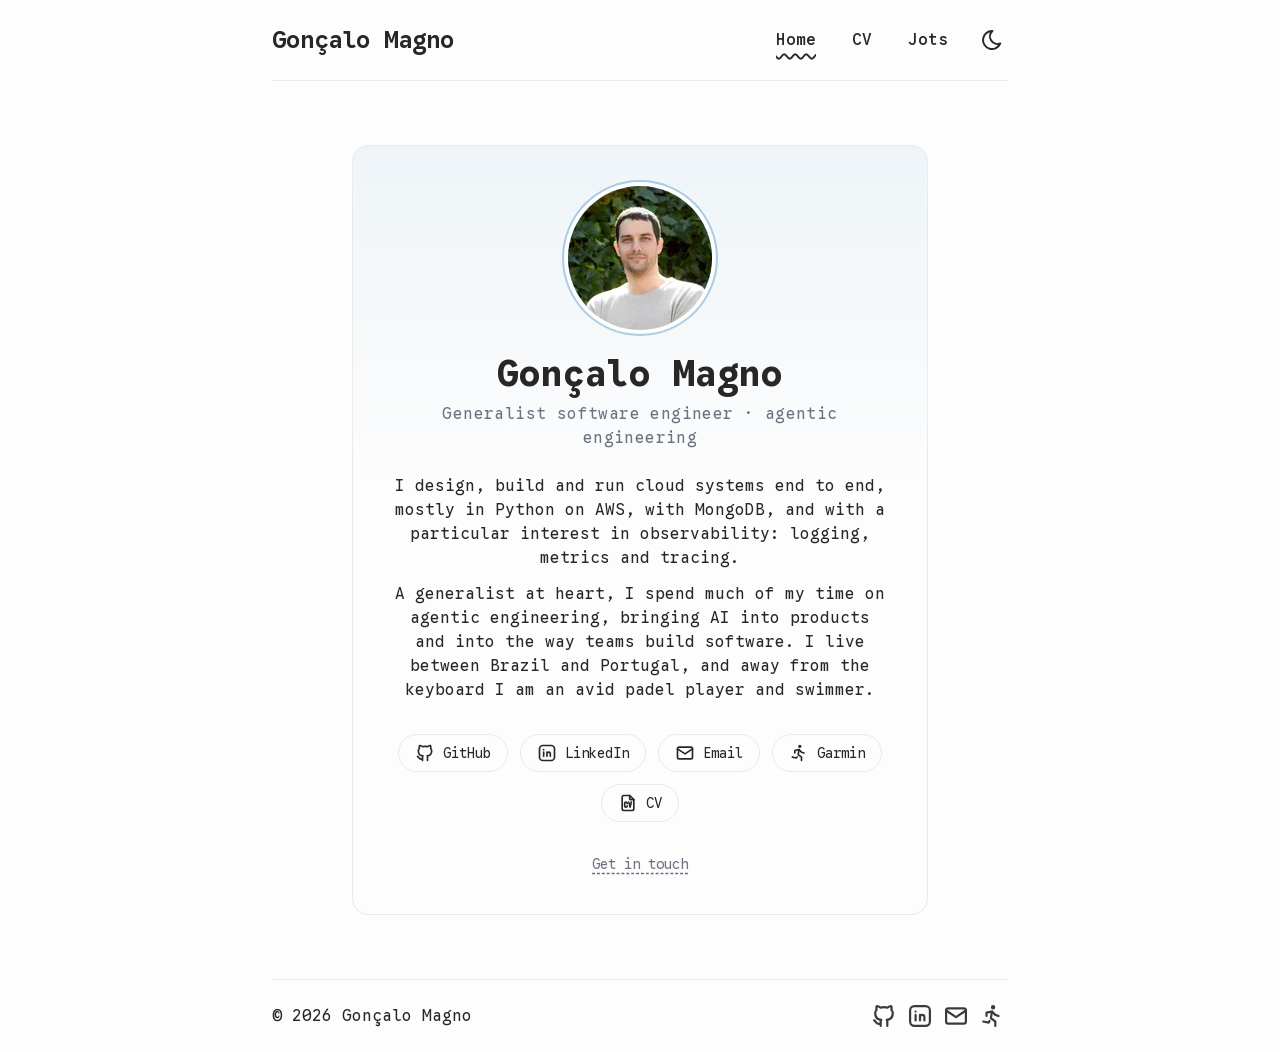
<file: index.html>
<!DOCTYPE html><html dir="ltr" lang="en" class="overflow-y-scroll scroll-smooth"> <head><meta charset="UTF-8"><meta name="viewport" content="width=device-width, initial-scale=1"><link rel="icon" href="/favicon.ico" sizes="any"><link rel="icon" type="image/png" sizes="32x32" href="/favicon-32x32.png"><link rel="icon" type="image/png" sizes="16x16" href="/favicon-16x16.png"><link rel="apple-touch-icon" href="/apple-touch-icon.png"><link rel="canonical" href="https://gmagno.dev/"><meta name="generator" content="Astro v6.4.8"><!-- Font --><style>@font-face{font-family:"Google Sans Code-5ae7b750321b82c0";src:url("/_astro/fonts/635516ef85c6f17e.woff2") format("woff2"), url("/_astro/fonts/58ebb83dea46c05d.woff") format("woff");font-display:swap;unicode-range:U+0000-00FF,U+0131,U+0152-0153,U+02BB-02BC,U+02C6,U+02DA,U+02DC,U+0304,U+0308,U+0329,U+2000-206F,U+20AC,U+2122,U+2191,U+2193,U+2212,U+2215,U+FEFF,U+FFFD;font-weight:300;font-style:normal;}@font-face{font-family:"Google Sans Code-5ae7b750321b82c0";src:url("/_astro/fonts/14a7d89c317d8e69.woff2") format("woff2"), url("/_astro/fonts/700593f7aaf9e3dd.woff") format("woff");font-display:swap;unicode-range:U+0000-00FF,U+0131,U+0152-0153,U+02BB-02BC,U+02C6,U+02DA,U+02DC,U+0304,U+0308,U+0329,U+2000-206F,U+20AC,U+2122,U+2191,U+2193,U+2212,U+2215,U+FEFF,U+FFFD;font-weight:300;font-style:italic;}@font-face{font-family:"Google Sans Code-5ae7b750321b82c0";src:url("/_astro/fonts/8b1b619d98af7dc9.woff2") format("woff2"), url("/_astro/fonts/482426bf1d2889c4.woff") format("woff");font-display:swap;unicode-range:U+0000-00FF,U+0131,U+0152-0153,U+02BB-02BC,U+02C6,U+02DA,U+02DC,U+0304,U+0308,U+0329,U+2000-206F,U+20AC,U+2122,U+2191,U+2193,U+2212,U+2215,U+FEFF,U+FFFD;font-weight:400;font-style:normal;}@font-face{font-family:"Google Sans Code-5ae7b750321b82c0";src:url("/_astro/fonts/5dd407fc4d42f2dc.woff2") format("woff2"), url("/_astro/fonts/a7e61dad64f00024.woff") format("woff");font-display:swap;unicode-range:U+0000-00FF,U+0131,U+0152-0153,U+02BB-02BC,U+02C6,U+02DA,U+02DC,U+0304,U+0308,U+0329,U+2000-206F,U+20AC,U+2122,U+2191,U+2193,U+2212,U+2215,U+FEFF,U+FFFD;font-weight:400;font-style:italic;}@font-face{font-family:"Google Sans Code-5ae7b750321b82c0";src:url("/_astro/fonts/7ddfa72deb3c5c2f.woff2") format("woff2"), url("/_astro/fonts/2614d6fb2beaff9d.woff") format("woff");font-display:swap;unicode-range:U+0000-00FF,U+0131,U+0152-0153,U+02BB-02BC,U+02C6,U+02DA,U+02DC,U+0304,U+0308,U+0329,U+2000-206F,U+20AC,U+2122,U+2191,U+2193,U+2212,U+2215,U+FEFF,U+FFFD;font-weight:500;font-style:normal;}@font-face{font-family:"Google Sans Code-5ae7b750321b82c0";src:url("/_astro/fonts/a455c5f7165cbf06.woff2") format("woff2"), url("/_astro/fonts/d64181f5eb9faff7.woff") format("woff");font-display:swap;unicode-range:U+0000-00FF,U+0131,U+0152-0153,U+02BB-02BC,U+02C6,U+02DA,U+02DC,U+0304,U+0308,U+0329,U+2000-206F,U+20AC,U+2122,U+2191,U+2193,U+2212,U+2215,U+FEFF,U+FFFD;font-weight:500;font-style:italic;}@font-face{font-family:"Google Sans Code-5ae7b750321b82c0";src:url("/_astro/fonts/1a762c413331635c.woff2") format("woff2"), url("/_astro/fonts/cf6b5b7e1761fca4.woff") format("woff");font-display:swap;unicode-range:U+0000-00FF,U+0131,U+0152-0153,U+02BB-02BC,U+02C6,U+02DA,U+02DC,U+0304,U+0308,U+0329,U+2000-206F,U+20AC,U+2122,U+2191,U+2193,U+2212,U+2215,U+FEFF,U+FFFD;font-weight:600;font-style:normal;}@font-face{font-family:"Google Sans Code-5ae7b750321b82c0";src:url("/_astro/fonts/14f3ad2a1d07ebdf.woff2") format("woff2"), url("/_astro/fonts/8ac43efa87c5e55a.woff") format("woff");font-display:swap;unicode-range:U+0000-00FF,U+0131,U+0152-0153,U+02BB-02BC,U+02C6,U+02DA,U+02DC,U+0304,U+0308,U+0329,U+2000-206F,U+20AC,U+2122,U+2191,U+2193,U+2212,U+2215,U+FEFF,U+FFFD;font-weight:600;font-style:italic;}@font-face{font-family:"Google Sans Code-5ae7b750321b82c0";src:url("/_astro/fonts/8223fbc760d10cea.woff2") format("woff2"), url("/_astro/fonts/1dc24438d5c59ba8.woff") format("woff");font-display:swap;unicode-range:U+0000-00FF,U+0131,U+0152-0153,U+02BB-02BC,U+02C6,U+02DA,U+02DC,U+0304,U+0308,U+0329,U+2000-206F,U+20AC,U+2122,U+2191,U+2193,U+2212,U+2215,U+FEFF,U+FFFD;font-weight:700;font-style:normal;}@font-face{font-family:"Google Sans Code-5ae7b750321b82c0";src:url("/_astro/fonts/36782f3f7df93843.woff2") format("woff2"), url("/_astro/fonts/a2fca12ade8135c9.woff") format("woff");font-display:swap;unicode-range:U+0000-00FF,U+0131,U+0152-0153,U+02BB-02BC,U+02C6,U+02DA,U+02DC,U+0304,U+0308,U+0329,U+2000-206F,U+20AC,U+2122,U+2191,U+2193,U+2212,U+2215,U+FEFF,U+FFFD;font-weight:700;font-style:italic;}@font-face{font-family:"Google Sans Code-5ae7b750321b82c0 fallback: Courier New";src:local("Courier New");font-display:swap;font-weight:300;font-style:normal;size-adjust:99.9837%;ascent-override:96.6157%;descent-override:28.6047%;}@font-face{font-family:"Google Sans Code-5ae7b750321b82c0 fallback: Courier New";src:local("Courier New");font-display:swap;font-weight:300;font-style:italic;size-adjust:99.9837%;ascent-override:96.6157%;descent-override:28.6047%;}@font-face{font-family:"Google Sans Code-5ae7b750321b82c0 fallback: Courier New";src:local("Courier New");font-display:swap;font-weight:400;font-style:normal;size-adjust:99.9837%;ascent-override:96.6157%;descent-override:28.6047%;}@font-face{font-family:"Google Sans Code-5ae7b750321b82c0 fallback: Courier New";src:local("Courier New");font-display:swap;font-weight:400;font-style:italic;size-adjust:99.9837%;ascent-override:96.6157%;descent-override:28.6047%;}@font-face{font-family:"Google Sans Code-5ae7b750321b82c0 fallback: Courier New";src:local("Courier New");font-display:swap;font-weight:500;font-style:normal;size-adjust:99.9837%;ascent-override:96.6157%;descent-override:28.6047%;}@font-face{font-family:"Google Sans Code-5ae7b750321b82c0 fallback: Courier New";src:local("Courier New");font-display:swap;font-weight:500;font-style:italic;size-adjust:99.9837%;ascent-override:96.6157%;descent-override:28.6047%;}@font-face{font-family:"Google Sans Code-5ae7b750321b82c0 fallback: Courier New";src:local("Courier New");font-display:swap;font-weight:600;font-style:normal;size-adjust:99.9837%;ascent-override:96.6157%;descent-override:28.6047%;}@font-face{font-family:"Google Sans Code-5ae7b750321b82c0 fallback: Courier New";src:local("Courier New");font-display:swap;font-weight:600;font-style:italic;size-adjust:99.9837%;ascent-override:96.6157%;descent-override:28.6047%;}@font-face{font-family:"Google Sans Code-5ae7b750321b82c0 fallback: Courier New";src:local("Courier New");font-display:swap;font-weight:700;font-style:normal;size-adjust:99.9837%;ascent-override:96.6157%;descent-override:28.6047%;}@font-face{font-family:"Google Sans Code-5ae7b750321b82c0 fallback: Courier New";src:local("Courier New");font-display:swap;font-weight:700;font-style:italic;size-adjust:99.9837%;ascent-override:96.6157%;descent-override:28.6047%;}:root{--font-google-sans-code:"Google Sans Code-5ae7b750321b82c0","Google Sans Code-5ae7b750321b82c0 fallback: Courier New",monospace;}</style><link rel="preload" href="/_astro/fonts/8b1b619d98af7dc9.woff2" as="font" type="font/woff2" crossorigin><!-- Primary meta --><title>Gonçalo Magno</title><meta name="title" content="Gonçalo Magno"><meta name="description" content="Generalist software engineer: observability, Python, AWS, MongoDB and agentic engineering."><meta name="author" content="Gonçalo Magno"><link rel="sitemap" href="/sitemap-index.xml"><!-- Open Graph --><meta property="og:type" content="website"><meta property="og:site_name" content="Gonçalo Magno"><meta property="og:title" content="Gonçalo Magno"><meta property="og:description" content="Generalist software engineer: observability, Python, AWS, MongoDB and agentic engineering."><meta property="og:url" content="https://gmagno.dev/"><meta property="og:image" content="https://gmagno.dev/og.png"><!-- Twitter / X --><meta property="twitter:card" content="summary_large_image"><meta property="twitter:url" content="https://gmagno.dev/"><meta property="twitter:title" content="Gonçalo Magno"><meta property="twitter:description" content="Generalist software engineer: observability, Python, AWS, MongoDB and agentic engineering."><meta property="twitter:image" content="https://gmagno.dev/og.png"><!-- RSS autodiscovery --><link rel="alternate" type="application/rss+xml" title="Gonçalo Magno" href="https://gmagno.dev/rss.xml"><!-- Filled at runtime by theme.ts to match the current background colour --><meta name="theme-color" content=""><!-- Extra head content injected by child layouts (e.g. JSON-LD, article meta) --><!--
      Inline FOUC-prevention script: sets data-theme on <html> before
      the browser paints. Runs synchronously, no defer/async.
    --><script>
      (function () {
        const stored = localStorage.getItem("theme");
        const prefersDark = window.matchMedia(
          "(prefers-color-scheme: dark)"
        ).matches;
        const theme = stored ?? (prefersDark ? "dark" : "light");
        const root = document.firstElementChild;
        root?.setAttribute("data-theme", theme);
        root?.classList.toggle("dark", theme === "dark");
        // Expose value so theme.ts can skip re-detection.
        window.__theme = { value: theme };
      })();
    </script><meta name="astro-view-transitions-enabled" content="true"><meta name="astro-view-transitions-fallback" content="animate"><script type="module" src="/_astro/ClientRouter.astro_astro_type_script_index_0_lang.CAqDO0tx.js"></script><script async src="https://www.googletagmanager.com/gtag/js?id=G-JBZ15QNYH9"></script><script>window.dataLayer=window.dataLayer||[];function gtag(){dataLayer.push(arguments);}gtag("js",new Date());gtag("config","G-JBZ15QNYH9",{send_page_view:false});document.addEventListener("astro:page-load",function(){gtag("event","page_view",{page_location:location.href,page_title:document.title});});</script><link rel="stylesheet" href="/_astro/Footer.wb6rhVLH.css"><style>.profile-card[data-astro-cid-j7pv25f6]{background:linear-gradient(to bottom,color-mix(in srgb,var(--accent) 6%,transparent),transparent 45%)}
</style></head> <body class="bg-background font-app text-foreground selection:bg-accent/75 selection:text-accent-foreground flex min-h-svh flex-col">  <a id="skip-to-content" href="#main-content" class="bg-background text-accent absolute inset-s-16 -top-full z-50 px-3 py-2 backdrop-blur-lg transition-all focus:top-4"> Skip to content </a> <header class="app-layout flex flex-col items-center justify-between sm:flex-row"> <div class="border-border bg-background relative flex w-full items-baseline justify-between border-b py-4 sm:items-center sm:py-6"> <a href="/" class="absolute py-1 text-xl leading-8 font-semibold whitespace-nowrap sm:static sm:my-auto sm:text-2xl sm:leading-none"> Gonçalo Magno </a> <nav id="nav-menu" class="flex w-full flex-col items-center sm:ms-2 sm:flex-row sm:justify-end sm:space-x-4 sm:py-0"> <button id="menu-btn" class="focus-outline self-end p-2 sm:hidden" aria-label="Open menu" aria-expanded="false" aria-controls="menu-items" data-label-open="Open menu" data-label-close="Close menu"> <svg width="24" height="24" fill="none" stroke="currentColor" stroke-linecap="round" stroke-linejoin="round" stroke-width="2" class="hidden" viewBox="0 0 24 24" id="close-icon"><path stroke="none" d="M0 0h24v24H0z" /><path d="M18 6 6 18M6 6l12 12" /></svg> <svg width="24" height="24" fill="none" stroke="currentColor" stroke-linecap="round" stroke-linejoin="round" stroke-width="2" class="icon icon-tabler icons-tabler-outline icon-tabler-menu-deep" viewBox="0 0 24 24" id="menu-icon"><path stroke="none" d="M0 0h24v24H0z" /><path d="M4 6h16M7 12h13M10 18h10" /></svg> </button> <ul id="menu-items" class="[&>li>a]:hover:text-accent mt-4 hidden w-44 grid-cols-2 place-content-center gap-2 sm:mt-0 sm:flex sm:w-auto sm:gap-x-5 sm:gap-y-0 sm:[&>li]:h-8 [&>li>a]:block [&>li>a]:px-4 [&>li>a]:py-3 [&>li>a]:text-center [&>li>a]:font-medium sm:[&>li>a]:px-2 sm:[&>li>a]:py-1"> <li class="col-span-2"> <a href="/" class="active-nav"> Home </a> </li> <li class="col-span-2"> <a href="/cv/"> CV </a> </li> <li class="col-span-2"> <a href="/jots/"> Jots </a> </li> <li class="col-span-1 flex items-center justify-center"> <button id="theme-btn" class="focus-outline hover:[&>svg]:stroke-accent relative size-12 p-4 sm:size-8" title="Toggle theme" aria-label="auto" aria-live="polite"> <svg width="24" height="24" fill="none" stroke="currentColor" stroke-linecap="round" stroke-linejoin="round" stroke-width="2" class="absolute top-[50%] left-[50%] translate-[-50%] scale-100 rotate-0 transition-all dark:scale-0 dark:-rotate-90" viewBox="0 0 24 24"><path stroke="none" d="M0 0h24v24H0z" /><path d="M12 3h.393a7.5 7.5 0 0 0 7.92 12.446A9 9 0 1 1 12 2.992z" /></svg> <svg width="24" height="24" fill="none" stroke="currentColor" stroke-linecap="round" stroke-linejoin="round" stroke-width="2" class="absolute top-[50%] left-[50%] translate-[-50%] scale-0 rotate-90 transition-all dark:scale-100 dark:rotate-0" viewBox="0 0 24 24"><path stroke="none" d="M0 0h24v24H0z" /><path d="M14.828 14.828a4 4 0 1 0-5.656-5.656 4 4 0 0 0 5.656 5.656M6.343 17.657l-1.414 1.414M6.343 6.343 4.929 4.929M17.657 6.343l1.414-1.414M17.657 17.657l1.414 1.414M4 12H2M12 4V2M20 12h2M12 20v2" /></svg> </button> </li> </ul> </nav> </div> </header> <script type="module">function c(){const e=document.querySelector("#menu-btn"),t=document.querySelector("#menu-items"),n=document.querySelector("#menu-icon"),s=document.querySelector("#close-icon");if(!e||!t||!n||!s)return;const a=e.dataset.labelOpen??"Open menu",l=e.dataset.labelClose??"Close menu";e.addEventListener("click",()=>{const o=e.getAttribute("aria-expanded")==="true";e.setAttribute("aria-expanded",o?"false":"true"),e.setAttribute("aria-label",o?a:l),t.classList.toggle("hidden"),t.classList.toggle("grid"),n.classList.toggle("hidden"),s.classList.toggle("hidden")})}c();document.addEventListener("astro:after-swap",c);</script> <main id="main-content" data-layout="index" data-home-path="/" class="app-layout flex flex-1 items-center justify-center py-10 sm:py-16" data-astro-cid-j7pv25f6> <section class="profile-card border-border w-full max-w-xl rounded-2xl border px-6 py-10 text-center sm:px-10" aria-labelledby="profile-name" data-astro-cid-j7pv25f6> <img src="/_astro/avatar.C-jBZubN_Z1FKYmV.webp" srcset="/_astro/avatar.C-jBZubN_Z1FKYmV.webp 1x, /_astro/avatar.C-jBZubN_QOtUU.webp 2x" alt="Portrait of Gonçalo Magno" loading="eager" fetchpriority="high" data-astro-cid-j7pv25f6="true" decoding="async" width="144" height="144" class="ring-accent/30 ring-offset-background mx-auto size-32 rounded-full object-cover ring-2 ring-offset-4 sm:size-36"> <h1 id="profile-name" class="mt-6 text-3xl font-bold sm:text-4xl" data-astro-cid-j7pv25f6>
Gonçalo Magno
</h1> <p class="text-muted-foreground mt-2 text-sm tracking-wide sm:text-base" data-astro-cid-j7pv25f6>
Generalist software engineer · agentic engineering
</p> <div class="mx-auto mt-6 max-w-prose space-y-3 text-start sm:text-center" data-astro-cid-j7pv25f6> <p data-astro-cid-j7pv25f6>
I design, build and run cloud systems end to end, mostly in Python on
          AWS, with MongoDB, and with a particular interest in observability:
          logging, metrics and tracing.
</p> <p data-astro-cid-j7pv25f6>
A generalist at heart, I spend much of my time on agentic engineering,
          bringing AI into products and into the way teams build software. I
          live between Brazil and Portugal, and away from the keyboard I am an
          avid padel player and swimmer.
</p> </div> <ul class="mt-8 flex flex-wrap items-center justify-center gap-3" data-astro-cid-j7pv25f6> <li data-astro-cid-j7pv25f6> <a href="https://github.com/gmagno" class="border-border hover:border-accent hover:text-accent inline-flex items-center gap-2 rounded-full border px-4 py-2 text-sm transition-colors" data-astro-cid-j7pv25f6> <svg width="24" height="24" fill="none" stroke="currentColor" stroke-linecap="round" stroke-linejoin="round" stroke-width="2" class="size-5" viewBox="0 0 24 24" aria-hidden="true" data-astro-cid-j7pv25f6="true"><path stroke="none" d="M0 0h24v24H0z" /><path d="M9 19c-4.3 1.4-4.3-2.5-6-3m12 5v-3.5c0-1 .1-1.4-.5-2 2.8-.3 5.5-1.4 5.5-6a4.6 4.6 0 0 0-1.3-3.2 4.2 4.2 0 0 0-.1-3.2s-1.1-.3-3.5 1.3a12.3 12.3 0 0 0-6.2 0C6.5 2.8 5.4 3.1 5.4 3.1a4.2 4.2 0 0 0-.1 3.2A4.6 4.6 0 0 0 4 9.5c0 4.6 2.7 5.7 5.5 6-.6.6-.6 1.2-.5 2V21" /></svg> <span data-astro-cid-j7pv25f6>GitHub</span> </a> </li><li data-astro-cid-j7pv25f6> <a href="https://www.linkedin.com/in/goncalo-morgado/" class="border-border hover:border-accent hover:text-accent inline-flex items-center gap-2 rounded-full border px-4 py-2 text-sm transition-colors" data-astro-cid-j7pv25f6> <svg width="24" height="24" fill="none" stroke="currentColor" stroke-linecap="round" stroke-linejoin="round" stroke-width="2" class="size-5" viewBox="0 0 24 24" aria-hidden="true" data-astro-cid-j7pv25f6="true"><path stroke="none" d="M0 0h24v24H0z" /><path d="M8 11v5M8 8v.01M12 16v-5M16 16v-3a2 2 0 1 0-4 0" /><path d="M3 7a4 4 0 0 1 4-4h10a4 4 0 0 1 4 4v10a4 4 0 0 1-4 4H7a4 4 0 0 1-4-4z" /></svg> <span data-astro-cid-j7pv25f6>LinkedIn</span> </a> </li><li data-astro-cid-j7pv25f6> <a href="mailto:goncalo.magno@gmail.com" class="border-border hover:border-accent hover:text-accent inline-flex items-center gap-2 rounded-full border px-4 py-2 text-sm transition-colors" data-astro-cid-j7pv25f6> <svg width="24" height="24" fill="none" stroke="currentColor" stroke-linecap="round" stroke-linejoin="round" stroke-width="2" class="size-5" viewBox="0 0 24 24" aria-hidden="true" data-astro-cid-j7pv25f6="true"><path stroke="none" d="M0 0h24v24H0z" /><path d="M3 7a2 2 0 0 1 2-2h14a2 2 0 0 1 2 2v10a2 2 0 0 1-2 2H5a2 2 0 0 1-2-2z" /><path d="m3 7 9 6 9-6" /></svg> <span data-astro-cid-j7pv25f6>Email</span> </a> </li><li data-astro-cid-j7pv25f6> <a href="https://connect.garmin.com/app/profile/Goncalo.Magno" class="border-border hover:border-accent hover:text-accent inline-flex items-center gap-2 rounded-full border px-4 py-2 text-sm transition-colors" data-astro-cid-j7pv25f6> <svg width="24" height="24" fill="none" stroke="currentColor" stroke-linecap="round" stroke-linejoin="round" stroke-width="2" class="size-5" viewBox="0 0 24 24" aria-hidden="true" data-astro-cid-j7pv25f6="true"><path stroke="none" d="M0 0h24v24H0z" /><path d="M12 4a1 1 0 1 0 2 0 1 1 0 1 0-2 0M4 17l5 1 .75-1.5M15 21v-4l-4-3 1-6" /><path d="M7 12V9l5-1 3 3 3 1" /></svg> <span data-astro-cid-j7pv25f6>Garmin</span> </a> </li><li data-astro-cid-j7pv25f6> <a href="/cv/" class="border-border hover:border-accent hover:text-accent inline-flex items-center gap-2 rounded-full border px-4 py-2 text-sm transition-colors" data-astro-cid-j7pv25f6> <svg width="24" height="24" fill="none" stroke="currentColor" stroke-linecap="round" stroke-linejoin="round" stroke-width="2" class="size-5" viewBox="0 0 24 24" aria-hidden="true" data-astro-cid-j7pv25f6="true"><path stroke="none" d="M0 0h24v24H0z" /><path d="M14 3v4a1 1 0 0 0 1 1h4" /><path d="M17 21H7a2 2 0 0 1-2-2V5a2 2 0 0 1 2-2h7l5 5v11a2 2 0 0 1-2 2" /><path d="M11 12.5a1.5 1.5 0 0 0-3 0v3a1.5 1.5 0 0 0 3 0M13 11l1.5 6 1.5-6" /></svg> <span data-astro-cid-j7pv25f6>CV</span> </a> </li> </ul> <p class="text-muted-foreground mt-8 text-sm" data-astro-cid-j7pv25f6> <a href="mailto:goncalo.magno@gmail.com?subject=Hello" class="hover:text-accent underline decoration-dashed underline-offset-4" data-astro-cid-j7pv25f6>
Get in touch
</a> </p> </section> </main> <footer class="app-layout mt-auto" data-astro-cid-j7pv25f6="true"> <div class="border-border flex flex-col items-center justify-between border-t py-6 sm:flex-row-reverse sm:py-4"> <div class="flex flex-wrap items-center gap-1"> <a href="https://github.com/gmagno" title="GitHub" class="group inline-flex items-center gap-1 hover:text-accent p-2 hover:rotate-6 sm:p-1">  <svg width="24" height="24" fill="none" stroke="currentColor" stroke-linecap="round" stroke-linejoin="round" stroke-width="2" class="inline-block size-6 scale-125 fill-transparent stroke-current stroke-2 opacity-90 group-hover:fill-transparent sm:scale-110" viewBox="0 0 24 24"><path stroke="none" d="M0 0h24v24H0z" /><path d="M9 19c-4.3 1.4-4.3-2.5-6-3m12 5v-3.5c0-1 .1-1.4-.5-2 2.8-.3 5.5-1.4 5.5-6a4.6 4.6 0 0 0-1.3-3.2 4.2 4.2 0 0 0-.1-3.2s-1.1-.3-3.5 1.3a12.3 12.3 0 0 0-6.2 0C6.5 2.8 5.4 3.1 5.4 3.1a4.2 4.2 0 0 0-.1 3.2A4.6 4.6 0 0 0 4 9.5c0 4.6 2.7 5.7 5.5 6-.6.6-.6 1.2-.5 2V21" /></svg> <span class="sr-only">GitHub</span>  </a><a href="https://www.linkedin.com/in/goncalo-morgado/" title="LinkedIn" class="group inline-flex items-center gap-1 hover:text-accent p-2 hover:rotate-6 sm:p-1">  <svg width="24" height="24" fill="none" stroke="currentColor" stroke-linecap="round" stroke-linejoin="round" stroke-width="2" class="inline-block size-6 scale-125 fill-transparent stroke-current stroke-2 opacity-90 group-hover:fill-transparent sm:scale-110" viewBox="0 0 24 24"><path stroke="none" d="M0 0h24v24H0z" /><path d="M8 11v5M8 8v.01M12 16v-5M16 16v-3a2 2 0 1 0-4 0" /><path d="M3 7a4 4 0 0 1 4-4h10a4 4 0 0 1 4 4v10a4 4 0 0 1-4 4H7a4 4 0 0 1-4-4z" /></svg> <span class="sr-only">LinkedIn</span>  </a><a href="mailto:goncalo.magno@gmail.com" title="Email" class="group inline-flex items-center gap-1 hover:text-accent p-2 hover:rotate-6 sm:p-1">  <svg width="24" height="24" fill="none" stroke="currentColor" stroke-linecap="round" stroke-linejoin="round" stroke-width="2" class="inline-block size-6 scale-125 fill-transparent stroke-current stroke-2 opacity-90 group-hover:fill-transparent sm:scale-110" viewBox="0 0 24 24"><path stroke="none" d="M0 0h24v24H0z" /><path d="M3 7a2 2 0 0 1 2-2h14a2 2 0 0 1 2 2v10a2 2 0 0 1-2 2H5a2 2 0 0 1-2-2z" /><path d="m3 7 9 6 9-6" /></svg> <span class="sr-only">Email</span>  </a><a href="https://connect.garmin.com/app/profile/Goncalo.Magno" title="Garmin" class="group inline-flex items-center gap-1 hover:text-accent p-2 hover:rotate-6 sm:p-1">  <svg width="24" height="24" fill="none" stroke="currentColor" stroke-linecap="round" stroke-linejoin="round" stroke-width="2" class="inline-block size-6 scale-125 fill-transparent stroke-current stroke-2 opacity-90 group-hover:fill-transparent sm:scale-110" viewBox="0 0 24 24"><path stroke="none" d="M0 0h24v24H0z" /><path d="M12 4a1 1 0 1 0 2 0 1 1 0 1 0-2 0M4 17l5 1 .75-1.5M15 21v-4l-4-3 1-6" /><path d="M7 12V9l5-1 3 3 3 1" /></svg> <span class="sr-only">Garmin</span>  </a> </div> <div class="my-2 flex flex-col items-center whitespace-nowrap sm:flex-row"> <span>&#169; 2026 Gonçalo Magno</span> </div> </div> </footer>  <script type="module">const c="theme",r="light",n="dark";function s(){const e=localStorage.getItem(c);return e||(window.matchMedia("(prefers-color-scheme: dark)").matches?n:r)}let t=window.__theme?.value??s();function a(){localStorage.setItem(c,t),m()}function m(){const e=document.firstElementChild;e?.setAttribute("data-theme",t),e?.classList.toggle("dark",t===n),document.querySelector("#theme-btn")?.setAttribute("aria-label",t);const o=window.getComputedStyle(document.body).backgroundColor;document.querySelector("meta[name='theme-color']")?.setAttribute("content",o)}function d(){m(),document.querySelector("#theme-btn")?.addEventListener("click",()=>{t=t===r?n:r,a()})}d();document.addEventListener("astro:after-swap",d);document.addEventListener("astro:before-swap",e=>{const o=document.querySelector("meta[name='theme-color']")?.getAttribute("content");o&&e.newDocument.querySelector("meta[name='theme-color']")?.setAttribute("content",o)});window.matchMedia("(prefers-color-scheme: dark)").addEventListener("change",({matches:e})=>{t=e?n:r,a()});</script> </body> </html>  <script type="module">document.addEventListener("astro:page-load",()=>{const e=document.querySelector("#main-content")?.dataset,t="/".replace(/\/?$/,"/");e?.layout&&sessionStorage.setItem("backUrl",e.homePath??t)});</script>
</file>
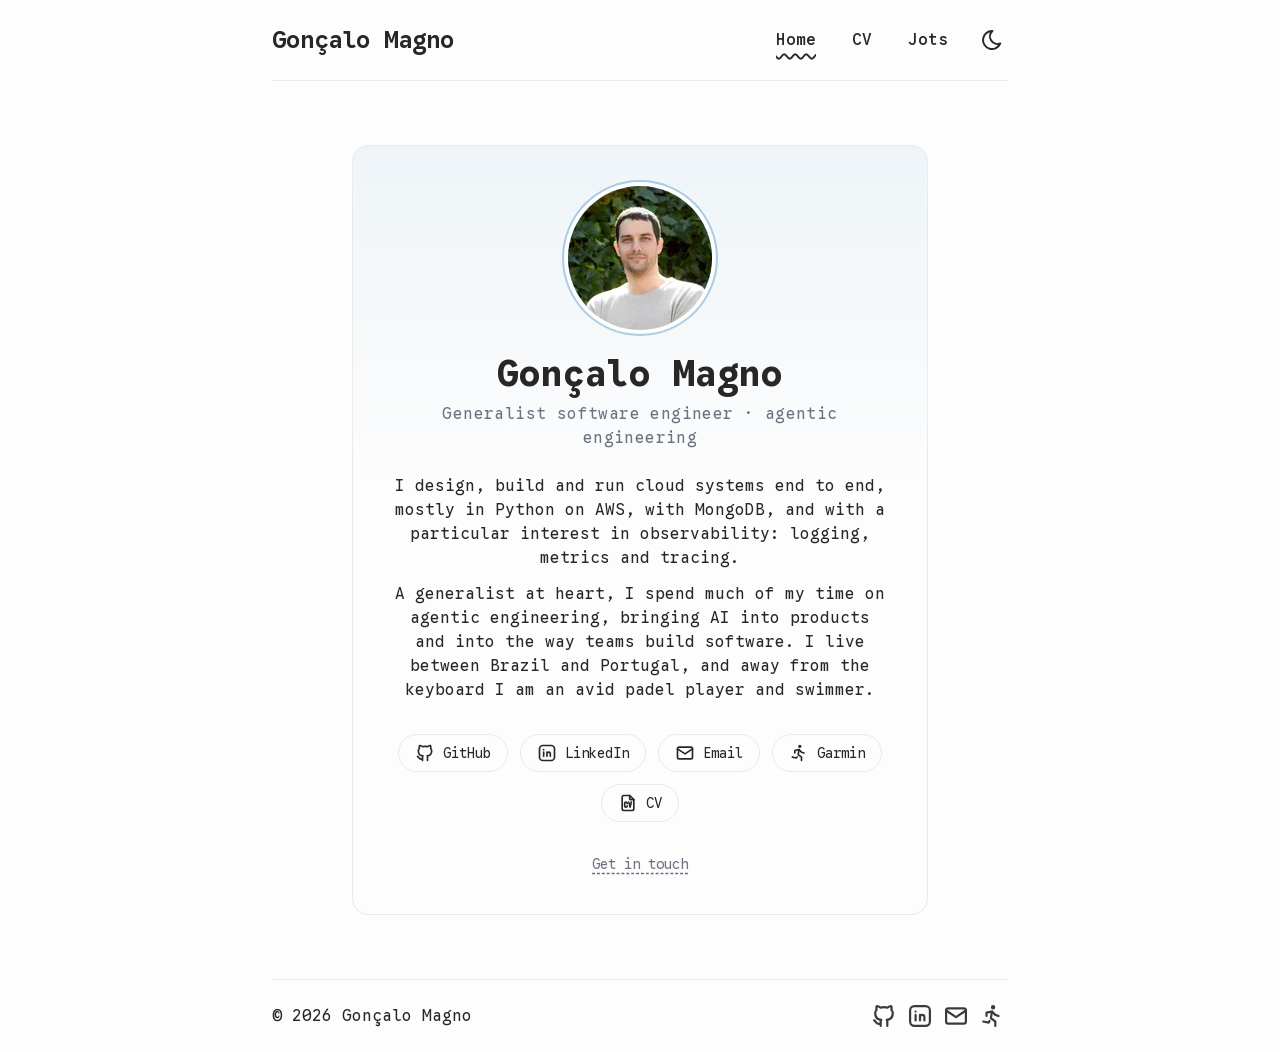
<file: about/index.html>
<!doctype html><title>Redirecting to: /</title><meta http-equiv="refresh" content="0;url=/"><meta name="robots" content="noindex"><link rel="canonical" href="https://gmagno.dev/"><body>	<a href="/">Redirecting from <code>/about/</code> to <code>/</code></a></body>
</file>
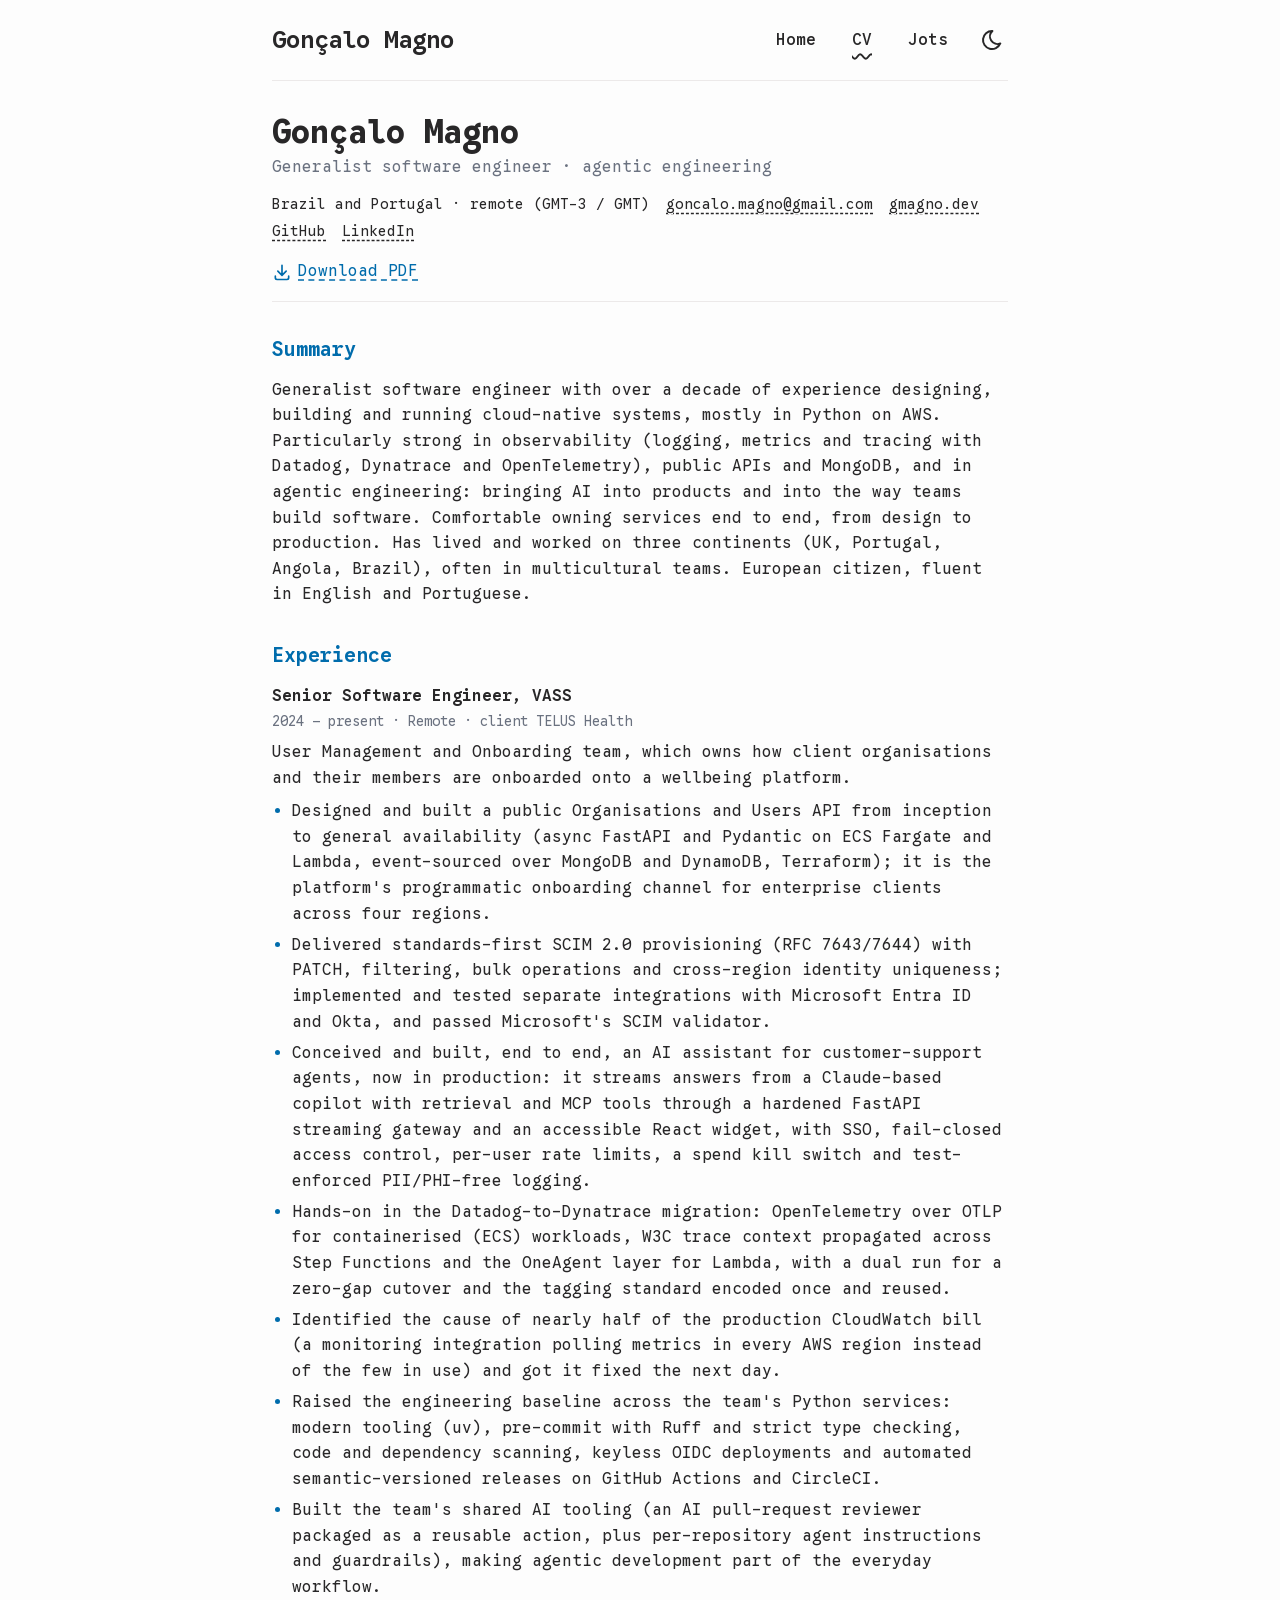
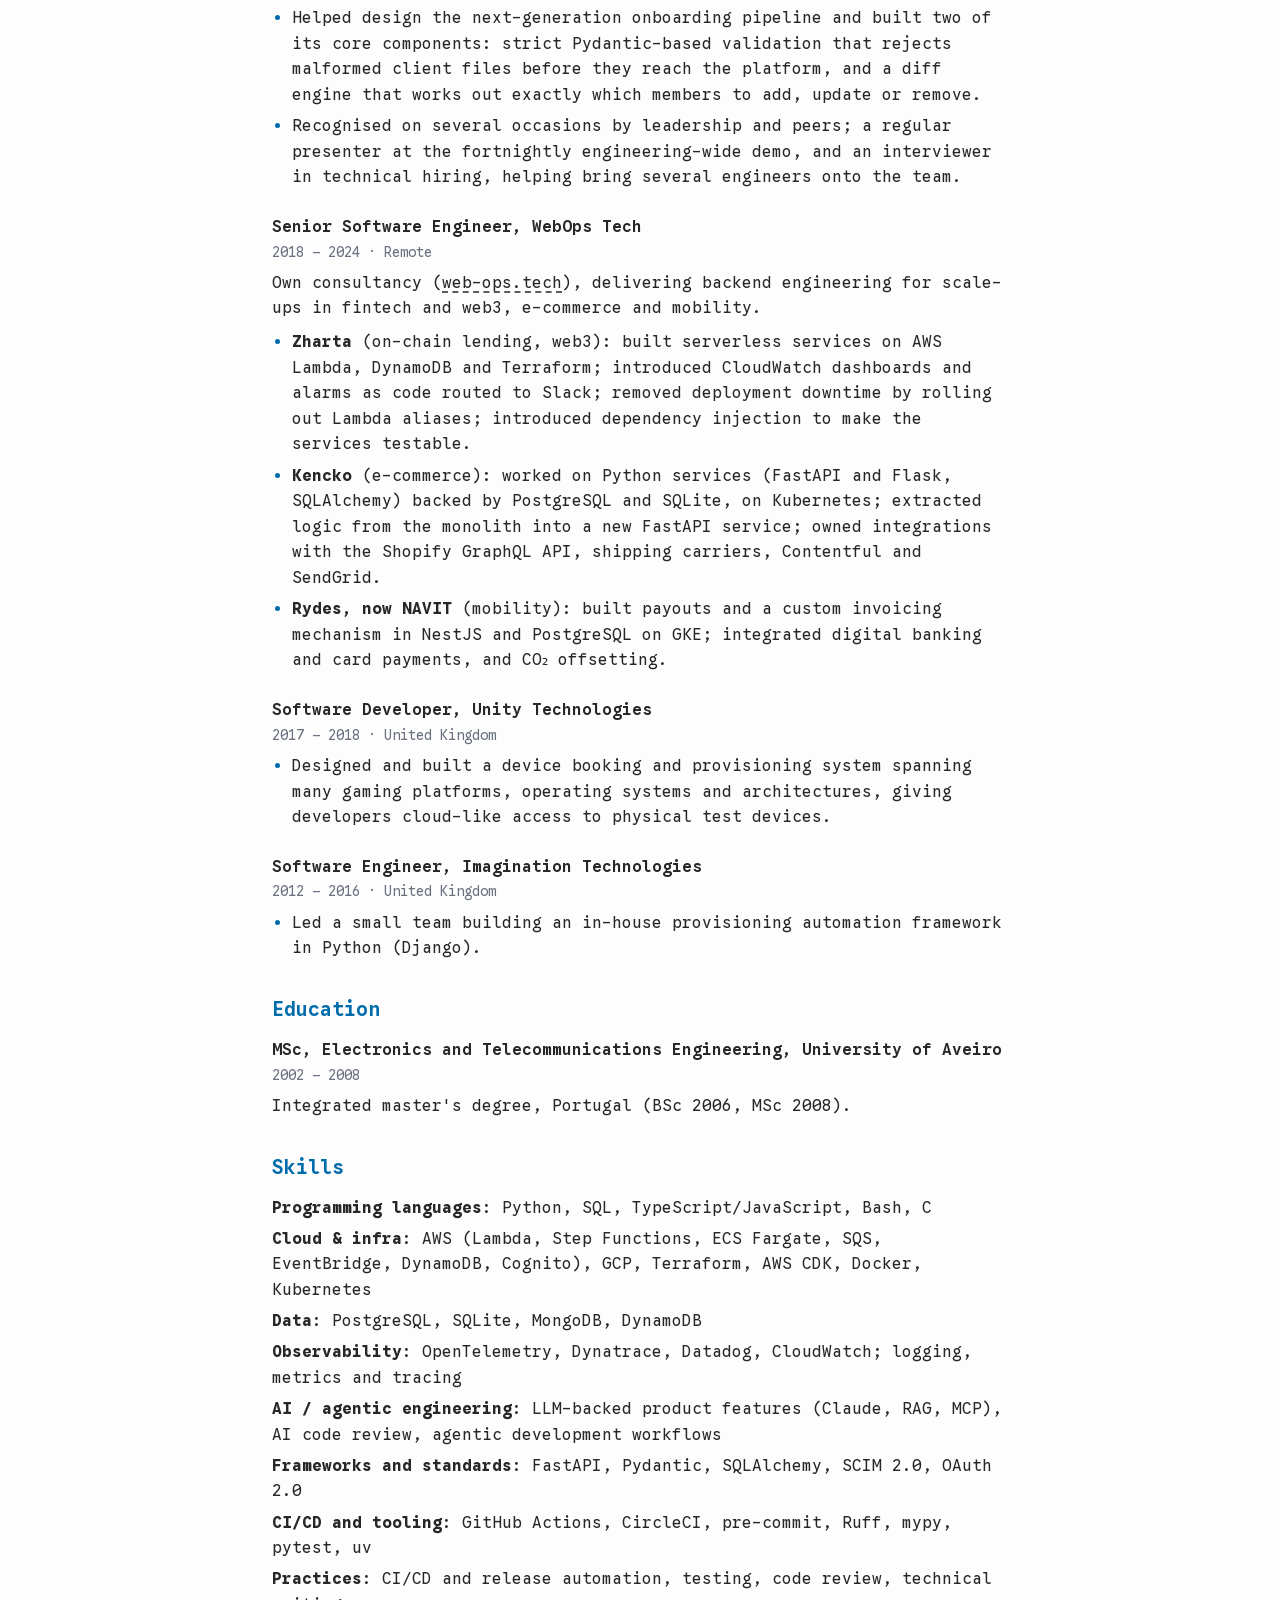
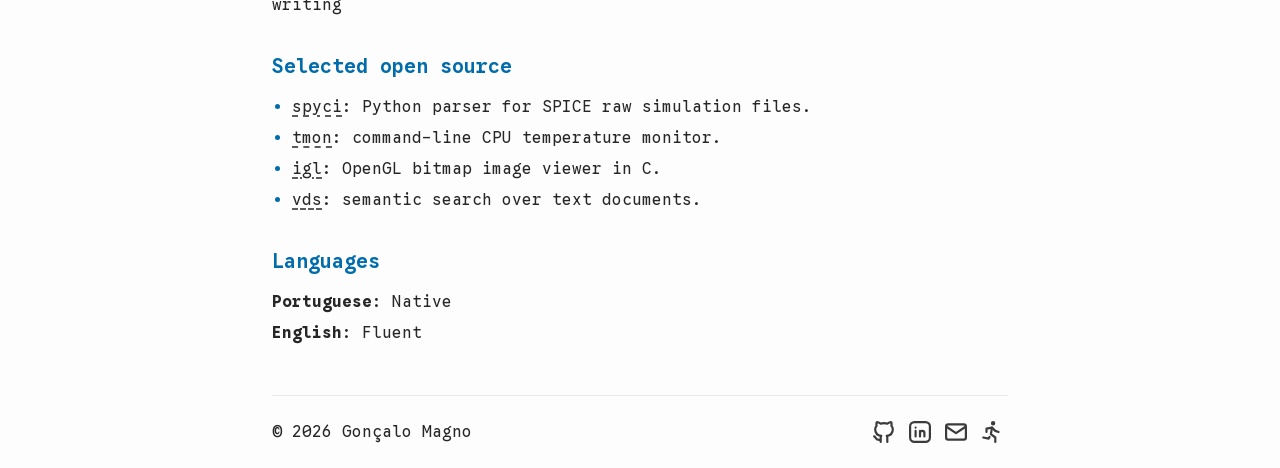
<file: cv/index.html>
<!DOCTYPE html><html dir="ltr" lang="en" class="overflow-y-scroll scroll-smooth"> <head><meta charset="UTF-8"><meta name="viewport" content="width=device-width, initial-scale=1"><link rel="icon" href="/favicon.ico" sizes="any"><link rel="icon" type="image/png" sizes="32x32" href="/favicon-32x32.png"><link rel="icon" type="image/png" sizes="16x16" href="/favicon-16x16.png"><link rel="apple-touch-icon" href="/apple-touch-icon.png"><link rel="canonical" href="https://gmagno.dev/cv/"><meta name="generator" content="Astro v6.4.8"><!-- Font --><style>@font-face{font-family:"Google Sans Code-5ae7b750321b82c0";src:url("/_astro/fonts/635516ef85c6f17e.woff2") format("woff2"), url("/_astro/fonts/58ebb83dea46c05d.woff") format("woff");font-display:swap;unicode-range:U+0000-00FF,U+0131,U+0152-0153,U+02BB-02BC,U+02C6,U+02DA,U+02DC,U+0304,U+0308,U+0329,U+2000-206F,U+20AC,U+2122,U+2191,U+2193,U+2212,U+2215,U+FEFF,U+FFFD;font-weight:300;font-style:normal;}@font-face{font-family:"Google Sans Code-5ae7b750321b82c0";src:url("/_astro/fonts/14a7d89c317d8e69.woff2") format("woff2"), url("/_astro/fonts/700593f7aaf9e3dd.woff") format("woff");font-display:swap;unicode-range:U+0000-00FF,U+0131,U+0152-0153,U+02BB-02BC,U+02C6,U+02DA,U+02DC,U+0304,U+0308,U+0329,U+2000-206F,U+20AC,U+2122,U+2191,U+2193,U+2212,U+2215,U+FEFF,U+FFFD;font-weight:300;font-style:italic;}@font-face{font-family:"Google Sans Code-5ae7b750321b82c0";src:url("/_astro/fonts/8b1b619d98af7dc9.woff2") format("woff2"), url("/_astro/fonts/482426bf1d2889c4.woff") format("woff");font-display:swap;unicode-range:U+0000-00FF,U+0131,U+0152-0153,U+02BB-02BC,U+02C6,U+02DA,U+02DC,U+0304,U+0308,U+0329,U+2000-206F,U+20AC,U+2122,U+2191,U+2193,U+2212,U+2215,U+FEFF,U+FFFD;font-weight:400;font-style:normal;}@font-face{font-family:"Google Sans Code-5ae7b750321b82c0";src:url("/_astro/fonts/5dd407fc4d42f2dc.woff2") format("woff2"), url("/_astro/fonts/a7e61dad64f00024.woff") format("woff");font-display:swap;unicode-range:U+0000-00FF,U+0131,U+0152-0153,U+02BB-02BC,U+02C6,U+02DA,U+02DC,U+0304,U+0308,U+0329,U+2000-206F,U+20AC,U+2122,U+2191,U+2193,U+2212,U+2215,U+FEFF,U+FFFD;font-weight:400;font-style:italic;}@font-face{font-family:"Google Sans Code-5ae7b750321b82c0";src:url("/_astro/fonts/7ddfa72deb3c5c2f.woff2") format("woff2"), url("/_astro/fonts/2614d6fb2beaff9d.woff") format("woff");font-display:swap;unicode-range:U+0000-00FF,U+0131,U+0152-0153,U+02BB-02BC,U+02C6,U+02DA,U+02DC,U+0304,U+0308,U+0329,U+2000-206F,U+20AC,U+2122,U+2191,U+2193,U+2212,U+2215,U+FEFF,U+FFFD;font-weight:500;font-style:normal;}@font-face{font-family:"Google Sans Code-5ae7b750321b82c0";src:url("/_astro/fonts/a455c5f7165cbf06.woff2") format("woff2"), url("/_astro/fonts/d64181f5eb9faff7.woff") format("woff");font-display:swap;unicode-range:U+0000-00FF,U+0131,U+0152-0153,U+02BB-02BC,U+02C6,U+02DA,U+02DC,U+0304,U+0308,U+0329,U+2000-206F,U+20AC,U+2122,U+2191,U+2193,U+2212,U+2215,U+FEFF,U+FFFD;font-weight:500;font-style:italic;}@font-face{font-family:"Google Sans Code-5ae7b750321b82c0";src:url("/_astro/fonts/1a762c413331635c.woff2") format("woff2"), url("/_astro/fonts/cf6b5b7e1761fca4.woff") format("woff");font-display:swap;unicode-range:U+0000-00FF,U+0131,U+0152-0153,U+02BB-02BC,U+02C6,U+02DA,U+02DC,U+0304,U+0308,U+0329,U+2000-206F,U+20AC,U+2122,U+2191,U+2193,U+2212,U+2215,U+FEFF,U+FFFD;font-weight:600;font-style:normal;}@font-face{font-family:"Google Sans Code-5ae7b750321b82c0";src:url("/_astro/fonts/14f3ad2a1d07ebdf.woff2") format("woff2"), url("/_astro/fonts/8ac43efa87c5e55a.woff") format("woff");font-display:swap;unicode-range:U+0000-00FF,U+0131,U+0152-0153,U+02BB-02BC,U+02C6,U+02DA,U+02DC,U+0304,U+0308,U+0329,U+2000-206F,U+20AC,U+2122,U+2191,U+2193,U+2212,U+2215,U+FEFF,U+FFFD;font-weight:600;font-style:italic;}@font-face{font-family:"Google Sans Code-5ae7b750321b82c0";src:url("/_astro/fonts/8223fbc760d10cea.woff2") format("woff2"), url("/_astro/fonts/1dc24438d5c59ba8.woff") format("woff");font-display:swap;unicode-range:U+0000-00FF,U+0131,U+0152-0153,U+02BB-02BC,U+02C6,U+02DA,U+02DC,U+0304,U+0308,U+0329,U+2000-206F,U+20AC,U+2122,U+2191,U+2193,U+2212,U+2215,U+FEFF,U+FFFD;font-weight:700;font-style:normal;}@font-face{font-family:"Google Sans Code-5ae7b750321b82c0";src:url("/_astro/fonts/36782f3f7df93843.woff2") format("woff2"), url("/_astro/fonts/a2fca12ade8135c9.woff") format("woff");font-display:swap;unicode-range:U+0000-00FF,U+0131,U+0152-0153,U+02BB-02BC,U+02C6,U+02DA,U+02DC,U+0304,U+0308,U+0329,U+2000-206F,U+20AC,U+2122,U+2191,U+2193,U+2212,U+2215,U+FEFF,U+FFFD;font-weight:700;font-style:italic;}@font-face{font-family:"Google Sans Code-5ae7b750321b82c0 fallback: Courier New";src:local("Courier New");font-display:swap;font-weight:300;font-style:normal;size-adjust:99.9837%;ascent-override:96.6157%;descent-override:28.6047%;}@font-face{font-family:"Google Sans Code-5ae7b750321b82c0 fallback: Courier New";src:local("Courier New");font-display:swap;font-weight:300;font-style:italic;size-adjust:99.9837%;ascent-override:96.6157%;descent-override:28.6047%;}@font-face{font-family:"Google Sans Code-5ae7b750321b82c0 fallback: Courier New";src:local("Courier New");font-display:swap;font-weight:400;font-style:normal;size-adjust:99.9837%;ascent-override:96.6157%;descent-override:28.6047%;}@font-face{font-family:"Google Sans Code-5ae7b750321b82c0 fallback: Courier New";src:local("Courier New");font-display:swap;font-weight:400;font-style:italic;size-adjust:99.9837%;ascent-override:96.6157%;descent-override:28.6047%;}@font-face{font-family:"Google Sans Code-5ae7b750321b82c0 fallback: Courier New";src:local("Courier New");font-display:swap;font-weight:500;font-style:normal;size-adjust:99.9837%;ascent-override:96.6157%;descent-override:28.6047%;}@font-face{font-family:"Google Sans Code-5ae7b750321b82c0 fallback: Courier New";src:local("Courier New");font-display:swap;font-weight:500;font-style:italic;size-adjust:99.9837%;ascent-override:96.6157%;descent-override:28.6047%;}@font-face{font-family:"Google Sans Code-5ae7b750321b82c0 fallback: Courier New";src:local("Courier New");font-display:swap;font-weight:600;font-style:normal;size-adjust:99.9837%;ascent-override:96.6157%;descent-override:28.6047%;}@font-face{font-family:"Google Sans Code-5ae7b750321b82c0 fallback: Courier New";src:local("Courier New");font-display:swap;font-weight:600;font-style:italic;size-adjust:99.9837%;ascent-override:96.6157%;descent-override:28.6047%;}@font-face{font-family:"Google Sans Code-5ae7b750321b82c0 fallback: Courier New";src:local("Courier New");font-display:swap;font-weight:700;font-style:normal;size-adjust:99.9837%;ascent-override:96.6157%;descent-override:28.6047%;}@font-face{font-family:"Google Sans Code-5ae7b750321b82c0 fallback: Courier New";src:local("Courier New");font-display:swap;font-weight:700;font-style:italic;size-adjust:99.9837%;ascent-override:96.6157%;descent-override:28.6047%;}:root{--font-google-sans-code:"Google Sans Code-5ae7b750321b82c0","Google Sans Code-5ae7b750321b82c0 fallback: Courier New",monospace;}</style><link rel="preload" href="/_astro/fonts/8b1b619d98af7dc9.woff2" as="font" type="font/woff2" crossorigin><!-- Primary meta --><title>CV | Gonçalo Magno</title><meta name="title" content="CV | Gonçalo Magno"><meta name="description" content="Curriculum vitae of Gonçalo Magno, Generalist software engineer · agentic engineering."><meta name="author" content="Gonçalo Magno"><link rel="sitemap" href="/sitemap-index.xml"><!-- Open Graph --><meta property="og:type" content="website"><meta property="og:site_name" content="Gonçalo Magno"><meta property="og:title" content="CV | Gonçalo Magno"><meta property="og:description" content="Curriculum vitae of Gonçalo Magno, Generalist software engineer · agentic engineering."><meta property="og:url" content="https://gmagno.dev/cv/"><meta property="og:image" content="https://gmagno.dev/og.png"><!-- Twitter / X --><meta property="twitter:card" content="summary_large_image"><meta property="twitter:url" content="https://gmagno.dev/cv/"><meta property="twitter:title" content="CV | Gonçalo Magno"><meta property="twitter:description" content="Curriculum vitae of Gonçalo Magno, Generalist software engineer · agentic engineering."><meta property="twitter:image" content="https://gmagno.dev/og.png"><!-- RSS autodiscovery --><link rel="alternate" type="application/rss+xml" title="Gonçalo Magno" href="https://gmagno.dev/rss.xml"><!-- Filled at runtime by theme.ts to match the current background colour --><meta name="theme-color" content=""><!-- Extra head content injected by child layouts (e.g. JSON-LD, article meta) --><!--
      Inline FOUC-prevention script: sets data-theme on <html> before
      the browser paints. Runs synchronously, no defer/async.
    --><script>
      (function () {
        const stored = localStorage.getItem("theme");
        const prefersDark = window.matchMedia(
          "(prefers-color-scheme: dark)"
        ).matches;
        const theme = stored ?? (prefersDark ? "dark" : "light");
        const root = document.firstElementChild;
        root?.setAttribute("data-theme", theme);
        root?.classList.toggle("dark", theme === "dark");
        // Expose value so theme.ts can skip re-detection.
        window.__theme = { value: theme };
      })();
    </script><meta name="astro-view-transitions-enabled" content="true"><meta name="astro-view-transitions-fallback" content="animate"><script type="module" src="/_astro/ClientRouter.astro_astro_type_script_index_0_lang.CAqDO0tx.js"></script><script async src="https://www.googletagmanager.com/gtag/js?id=G-JBZ15QNYH9"></script><script>window.dataLayer=window.dataLayer||[];function gtag(){dataLayer.push(arguments);}gtag("js",new Date());gtag("config","G-JBZ15QNYH9",{send_page_view:false});document.addEventListener("astro:page-load",function(){gtag("event","page_view",{page_location:location.href,page_title:document.title});});</script><link rel="stylesheet" href="/_astro/Footer.wb6rhVLH.css"><style>.cv[data-astro-cid-zuwcdr5b]{max-width:46rem;line-height:1.6}.cv[data-astro-cid-zuwcdr5b] a{text-decoration:underline;text-decoration-style:dashed;text-underline-offset:4px}.cv[data-astro-cid-zuwcdr5b] a:hover{color:var(--accent)}.cv-header[data-astro-cid-zuwcdr5b]{padding-block:2rem 1rem;border-bottom:1px solid var(--border)}.cv-header[data-astro-cid-zuwcdr5b] h1[data-astro-cid-zuwcdr5b]{font-size:2rem;font-weight:700;line-height:1.2}.cv-headline[data-astro-cid-zuwcdr5b]{margin-top:.25rem;color:var(--muted-foreground)}.cv-contact[data-astro-cid-zuwcdr5b]{display:flex;flex-wrap:wrap;gap:.25rem 1rem;margin-top:.75rem;font-size:.9rem}.cv-download[data-astro-cid-zuwcdr5b]{margin-top:1rem;display:flex;flex-wrap:wrap;align-items:baseline;gap:.25rem 1rem}.cv-download[data-astro-cid-zuwcdr5b] a[data-astro-cid-zuwcdr5b]{display:inline-flex;align-items:center;gap:.4rem;color:var(--accent)}.cv-section[data-astro-cid-zuwcdr5b]{margin-top:2rem}.cv-section[data-astro-cid-zuwcdr5b] h2[data-astro-cid-zuwcdr5b]{font-size:1.25rem;font-weight:600;color:var(--accent);margin-bottom:.75rem}.cv-entry[data-astro-cid-zuwcdr5b]+.cv-entry[data-astro-cid-zuwcdr5b]{margin-top:1.5rem}.cv-entry[data-astro-cid-zuwcdr5b] h3[data-astro-cid-zuwcdr5b]{font-weight:600}.cv-meta[data-astro-cid-zuwcdr5b]{font-size:.875rem;color:var(--muted-foreground)}.cv-entry[data-astro-cid-zuwcdr5b]>p[data-astro-cid-zuwcdr5b]{margin-top:.5rem}.cv[data-astro-cid-zuwcdr5b] ul[data-astro-cid-zuwcdr5b]:not(.cv-contact){margin-top:.5rem;padding-inline-start:1.25rem;list-style:disc}.cv[data-astro-cid-zuwcdr5b] ul[data-astro-cid-zuwcdr5b]:not(.cv-contact) li[data-astro-cid-zuwcdr5b]+li[data-astro-cid-zuwcdr5b]{margin-top:.35rem}.cv[data-astro-cid-zuwcdr5b] ul[data-astro-cid-zuwcdr5b] li[data-astro-cid-zuwcdr5b]::marker{color:var(--accent)}.cv[data-astro-cid-zuwcdr5b] ul[data-astro-cid-zuwcdr5b].cv-oneline{list-style:none;padding-inline-start:0}@media print{#skip-to-content,header:has(#nav-menu),footer,.progress-container,.cv-download[data-astro-cid-zuwcdr5b]{display:none!important}html,body{background:#fff!important;color:#000!important;font-size:10.5pt}.cv[data-astro-cid-zuwcdr5b]{max-width:none}.cv-header[data-astro-cid-zuwcdr5b]{padding-top:0}.cv-section[data-astro-cid-zuwcdr5b] h2[data-astro-cid-zuwcdr5b],.cv[data-astro-cid-zuwcdr5b] ul[data-astro-cid-zuwcdr5b] li[data-astro-cid-zuwcdr5b]::marker,.cv[data-astro-cid-zuwcdr5b] a{color:#000!important}.cv[data-astro-cid-zuwcdr5b] a{text-decoration:none}.cv-entry[data-astro-cid-zuwcdr5b]{break-inside:avoid-page}.cv-section[data-astro-cid-zuwcdr5b] h2[data-astro-cid-zuwcdr5b]{break-after:avoid-page}}
</style></head> <body class="bg-background font-app text-foreground selection:bg-accent/75 selection:text-accent-foreground flex min-h-svh flex-col">  <a id="skip-to-content" href="#main-content" class="bg-background text-accent absolute inset-s-16 -top-full z-50 px-3 py-2 backdrop-blur-lg transition-all focus:top-4"> Skip to content </a> <header class="app-layout flex flex-col items-center justify-between sm:flex-row"> <div class="border-border bg-background relative flex w-full items-baseline justify-between border-b py-4 sm:items-center sm:py-6"> <a href="/" class="absolute py-1 text-xl leading-8 font-semibold whitespace-nowrap sm:static sm:my-auto sm:text-2xl sm:leading-none"> Gonçalo Magno </a> <nav id="nav-menu" class="flex w-full flex-col items-center sm:ms-2 sm:flex-row sm:justify-end sm:space-x-4 sm:py-0"> <button id="menu-btn" class="focus-outline self-end p-2 sm:hidden" aria-label="Open menu" aria-expanded="false" aria-controls="menu-items" data-label-open="Open menu" data-label-close="Close menu"> <svg width="24" height="24" fill="none" stroke="currentColor" stroke-linecap="round" stroke-linejoin="round" stroke-width="2" class="hidden" viewBox="0 0 24 24" id="close-icon"><path stroke="none" d="M0 0h24v24H0z" /><path d="M18 6 6 18M6 6l12 12" /></svg> <svg width="24" height="24" fill="none" stroke="currentColor" stroke-linecap="round" stroke-linejoin="round" stroke-width="2" class="icon icon-tabler icons-tabler-outline icon-tabler-menu-deep" viewBox="0 0 24 24" id="menu-icon"><path stroke="none" d="M0 0h24v24H0z" /><path d="M4 6h16M7 12h13M10 18h10" /></svg> </button> <ul id="menu-items" class="[&>li>a]:hover:text-accent mt-4 hidden w-44 grid-cols-2 place-content-center gap-2 sm:mt-0 sm:flex sm:w-auto sm:gap-x-5 sm:gap-y-0 sm:[&>li]:h-8 [&>li>a]:block [&>li>a]:px-4 [&>li>a]:py-3 [&>li>a]:text-center [&>li>a]:font-medium sm:[&>li>a]:px-2 sm:[&>li>a]:py-1"> <li class="col-span-2"> <a href="/"> Home </a> </li> <li class="col-span-2"> <a href="/cv/" class="active-nav"> CV </a> </li> <li class="col-span-2"> <a href="/jots/"> Jots </a> </li> <li class="col-span-1 flex items-center justify-center"> <button id="theme-btn" class="focus-outline hover:[&>svg]:stroke-accent relative size-12 p-4 sm:size-8" title="Toggle theme" aria-label="auto" aria-live="polite"> <svg width="24" height="24" fill="none" stroke="currentColor" stroke-linecap="round" stroke-linejoin="round" stroke-width="2" class="absolute top-[50%] left-[50%] translate-[-50%] scale-100 rotate-0 transition-all dark:scale-0 dark:-rotate-90" viewBox="0 0 24 24"><path stroke="none" d="M0 0h24v24H0z" /><path d="M12 3h.393a7.5 7.5 0 0 0 7.92 12.446A9 9 0 1 1 12 2.992z" /></svg> <svg width="24" height="24" fill="none" stroke="currentColor" stroke-linecap="round" stroke-linejoin="round" stroke-width="2" class="absolute top-[50%] left-[50%] translate-[-50%] scale-0 rotate-90 transition-all dark:scale-100 dark:rotate-0" viewBox="0 0 24 24"><path stroke="none" d="M0 0h24v24H0z" /><path d="M14.828 14.828a4 4 0 1 0-5.656-5.656 4 4 0 0 0 5.656 5.656M6.343 17.657l-1.414 1.414M6.343 6.343 4.929 4.929M17.657 6.343l1.414-1.414M17.657 17.657l1.414 1.414M4 12H2M12 4V2M20 12h2M12 20v2" /></svg> </button> </li> </ul> </nav> </div> </header> <script type="module">function c(){const e=document.querySelector("#menu-btn"),t=document.querySelector("#menu-items"),n=document.querySelector("#menu-icon"),s=document.querySelector("#close-icon");if(!e||!t||!n||!s)return;const a=e.dataset.labelOpen??"Open menu",l=e.dataset.labelClose??"Close menu";e.addEventListener("click",()=>{const o=e.getAttribute("aria-expanded")==="true";e.setAttribute("aria-expanded",o?"false":"true"),e.setAttribute("aria-label",o?a:l),t.classList.toggle("hidden"),t.classList.toggle("grid"),n.classList.toggle("hidden"),s.classList.toggle("hidden")})}c();document.addEventListener("astro:after-swap",c);</script> <main id="main-content" class="app-layout pb-12" data-astro-cid-zuwcdr5b> <article class="cv" itemscope itemtype="https://schema.org/Person" data-astro-cid-zuwcdr5b> <header class="cv-header" data-astro-cid-zuwcdr5b> <h1 itemprop="name" data-astro-cid-zuwcdr5b>Gonçalo Magno</h1> <p class="cv-headline" itemprop="jobTitle" data-astro-cid-zuwcdr5b> Generalist software engineer · agentic engineering </p> <ul class="cv-contact" aria-label="Contact details" data-astro-cid-zuwcdr5b> <li itemprop="homeLocation" data-astro-cid-zuwcdr5b>Brazil and Portugal · remote (GMT-3 / GMT)</li> <li data-astro-cid-zuwcdr5b> <a href="mailto:goncalo.magno@gmail.com" itemprop="email" data-astro-cid-zuwcdr5b> goncalo.magno@gmail.com </a> </li> <li data-astro-cid-zuwcdr5b> <a href="https://gmagno.dev/" itemprop="url" data-astro-cid-zuwcdr5b> gmagno.dev </a> </li> <li data-astro-cid-zuwcdr5b> <a href="https://github.com/gmagno" itemprop="sameAs" data-astro-cid-zuwcdr5b> GitHub </a> </li><li data-astro-cid-zuwcdr5b> <a href="https://www.linkedin.com/in/goncalo-morgado/" itemprop="sameAs" data-astro-cid-zuwcdr5b> LinkedIn </a> </li> </ul> <p class="cv-download" data-astro-cid-zuwcdr5b> <a href="/cv.pdf" download data-astro-cid-zuwcdr5b> <svg width="24" height="24" fill="none" stroke="currentColor" stroke-linecap="round" stroke-linejoin="round" stroke-width="2" class="inline-block size-5" viewBox="0 0 24 24" aria-hidden="true" data-astro-cid-zuwcdr5b="true"><path stroke="none" d="M0 0h24v24H0z" /><path d="M4 17v2a2 2 0 0 0 2 2h12a2 2 0 0 0 2-2v-2M7 11l5 5 5-5M12 4v12" /></svg>
Download PDF
</a> </p> </header> <section class="cv-section" aria-labelledby="cv-summary" data-astro-cid-zuwcdr5b> <h2 id="cv-summary" data-astro-cid-zuwcdr5b>Summary</h2> <p data-astro-cid-zuwcdr5b>Generalist software engineer with over a decade of experience designing, building and running cloud-native systems, mostly in Python on AWS. Particularly strong in observability (logging, metrics and tracing with Datadog, Dynatrace and OpenTelemetry), public APIs and MongoDB, and in agentic engineering: bringing AI into products and into the way teams build software. Comfortable owning services end to end, from design to production. Has lived and worked on three continents (UK, Portugal, Angola, Brazil), often in multicultural teams. European citizen, fluent in English and Portuguese.</p> </section><section class="cv-section" aria-labelledby="cv-experience" data-astro-cid-zuwcdr5b> <h2 id="cv-experience" data-astro-cid-zuwcdr5b>Experience</h2> <article class="cv-entry" data-astro-cid-zuwcdr5b> <header data-astro-cid-zuwcdr5b> <h3 data-astro-cid-zuwcdr5b>Senior Software Engineer, VASS</h3> <p class="cv-meta" data-astro-cid-zuwcdr5b> <span class="cv-date" data-astro-cid-zuwcdr5b>2024 – present</span> <span aria-hidden="true" data-astro-cid-zuwcdr5b> · </span> <span data-astro-cid-zuwcdr5b>Remote · client TELUS Health</span> </p> </header> <p data-astro-cid-zuwcdr5b>User Management and Onboarding team, which owns how client organisations and their members are onboarded onto a wellbeing platform.</p> <ul data-astro-cid-zuwcdr5b> <li data-astro-cid-zuwcdr5b>Designed and built a public Organisations and Users API from inception to general availability (async FastAPI and Pydantic on ECS Fargate and Lambda, event-sourced over MongoDB and DynamoDB, Terraform); it is the platform's programmatic onboarding channel for enterprise clients across four regions.</li><li data-astro-cid-zuwcdr5b>Delivered standards-first SCIM 2.0 provisioning (RFC 7643/7644) with PATCH, filtering, bulk operations and cross-region identity uniqueness; implemented and tested separate integrations with Microsoft Entra ID and Okta, and passed Microsoft's SCIM validator.</li><li data-astro-cid-zuwcdr5b>Conceived and built, end to end, an AI assistant for customer-support agents, now in production: it streams answers from a Claude-based copilot with retrieval and MCP tools through a hardened FastAPI streaming gateway and an accessible React widget, with SSO, fail-closed access control, per-user rate limits, a spend kill switch and test-enforced PII/PHI-free logging.</li><li data-astro-cid-zuwcdr5b>Hands-on in the Datadog-to-Dynatrace migration: OpenTelemetry over OTLP for containerised (ECS) workloads, W3C trace context propagated across Step Functions and the OneAgent layer for Lambda, with a dual run for a zero-gap cutover and the tagging standard encoded once and reused.</li><li data-astro-cid-zuwcdr5b>Identified the cause of nearly half of the production CloudWatch bill (a monitoring integration polling metrics in every AWS region instead of the few in use) and got it fixed the next day.</li><li data-astro-cid-zuwcdr5b>Raised the engineering baseline across the team's Python services: modern tooling (uv), pre-commit with Ruff and strict type checking, code and dependency scanning, keyless OIDC deployments and automated semantic-versioned releases on GitHub Actions and CircleCI.</li><li data-astro-cid-zuwcdr5b>Built the team's shared AI tooling (an AI pull-request reviewer packaged as a reusable action, plus per-repository agent instructions and guardrails), making agentic development part of the everyday workflow.</li><li data-astro-cid-zuwcdr5b>Helped design the next-generation onboarding pipeline and built two of its core components: strict Pydantic-based validation that rejects malformed client files before they reach the platform, and a diff engine that works out exactly which members to add, update or remove.</li><li data-astro-cid-zuwcdr5b>Recognised on several occasions by leadership and peers; a regular presenter at the fortnightly engineering-wide demo, and an interviewer in technical hiring, helping bring several engineers onto the team.</li> </ul> </article><article class="cv-entry" data-astro-cid-zuwcdr5b> <header data-astro-cid-zuwcdr5b> <h3 data-astro-cid-zuwcdr5b>Senior Software Engineer, WebOps Tech</h3> <p class="cv-meta" data-astro-cid-zuwcdr5b> <span class="cv-date" data-astro-cid-zuwcdr5b>2018 – 2024</span> <span aria-hidden="true" data-astro-cid-zuwcdr5b> · </span> <span data-astro-cid-zuwcdr5b>Remote</span> </p> </header> <p data-astro-cid-zuwcdr5b>Own consultancy (<a href="https://web-ops.tech">web-ops.tech</a>), delivering backend engineering for scale-ups in fintech and web3, e-commerce and mobility.</p> <ul data-astro-cid-zuwcdr5b> <li data-astro-cid-zuwcdr5b><strong>Zharta</strong> (on-chain lending, web3): built serverless services on AWS Lambda, DynamoDB and Terraform; introduced CloudWatch dashboards and alarms as code routed to Slack; removed deployment downtime by rolling out Lambda aliases; introduced dependency injection to make the services testable.</li><li data-astro-cid-zuwcdr5b><strong>Kencko</strong> (e-commerce): worked on Python services (FastAPI and Flask, SQLAlchemy) backed by PostgreSQL and SQLite, on Kubernetes; extracted logic from the monolith into a new FastAPI service; owned integrations with the Shopify GraphQL API, shipping carriers, Contentful and SendGrid.</li><li data-astro-cid-zuwcdr5b><strong>Rydes, now NAVIT</strong> (mobility): built payouts and a custom invoicing mechanism in NestJS and PostgreSQL on GKE; integrated digital banking and card payments, and CO₂ offsetting.</li> </ul> </article><article class="cv-entry" data-astro-cid-zuwcdr5b> <header data-astro-cid-zuwcdr5b> <h3 data-astro-cid-zuwcdr5b>Software Developer, Unity Technologies</h3> <p class="cv-meta" data-astro-cid-zuwcdr5b> <span class="cv-date" data-astro-cid-zuwcdr5b>2017 – 2018</span> <span aria-hidden="true" data-astro-cid-zuwcdr5b> · </span> <span data-astro-cid-zuwcdr5b>United Kingdom</span> </p> </header>  <ul data-astro-cid-zuwcdr5b> <li data-astro-cid-zuwcdr5b>Designed and built a device booking and provisioning system spanning many gaming platforms, operating systems and architectures, giving developers cloud-like access to physical test devices.</li> </ul> </article><article class="cv-entry" data-astro-cid-zuwcdr5b> <header data-astro-cid-zuwcdr5b> <h3 data-astro-cid-zuwcdr5b>Software Engineer, Imagination Technologies</h3> <p class="cv-meta" data-astro-cid-zuwcdr5b> <span class="cv-date" data-astro-cid-zuwcdr5b>2012 – 2016</span> <span aria-hidden="true" data-astro-cid-zuwcdr5b> · </span> <span data-astro-cid-zuwcdr5b>United Kingdom</span> </p> </header>  <ul data-astro-cid-zuwcdr5b> <li data-astro-cid-zuwcdr5b>Led a small team building an in-house provisioning automation framework in Python (Django).</li> </ul> </article> </section><section class="cv-section" aria-labelledby="cv-education" data-astro-cid-zuwcdr5b> <h2 id="cv-education" data-astro-cid-zuwcdr5b>Education</h2> <article class="cv-entry" data-astro-cid-zuwcdr5b> <header data-astro-cid-zuwcdr5b> <h3 data-astro-cid-zuwcdr5b>MSc, Electronics and Telecommunications Engineering, University of Aveiro</h3> <p class="cv-meta" data-astro-cid-zuwcdr5b> <span class="cv-date" data-astro-cid-zuwcdr5b>2002 – 2008</span>   </p> </header> <p data-astro-cid-zuwcdr5b>Integrated master's degree, Portugal (BSc 2006, MSc 2008).</p>  </article> </section><section class="cv-section" aria-labelledby="cv-skills" data-astro-cid-zuwcdr5b> <h2 id="cv-skills" data-astro-cid-zuwcdr5b>Skills</h2> <ul class="cv-oneline" data-astro-cid-zuwcdr5b> <li data-astro-cid-zuwcdr5b> <strong data-astro-cid-zuwcdr5b>Programming languages</strong>:  <span data-astro-cid-zuwcdr5b>Python, SQL, TypeScript/JavaScript, Bash, C</span> </li><li data-astro-cid-zuwcdr5b> <strong data-astro-cid-zuwcdr5b>Cloud &amp; infra</strong>:  <span data-astro-cid-zuwcdr5b>AWS (Lambda, Step Functions, ECS Fargate, SQS, EventBridge, DynamoDB, Cognito), GCP, Terraform, AWS CDK, Docker, Kubernetes</span> </li><li data-astro-cid-zuwcdr5b> <strong data-astro-cid-zuwcdr5b>Data</strong>:  <span data-astro-cid-zuwcdr5b>PostgreSQL, SQLite, MongoDB, DynamoDB</span> </li><li data-astro-cid-zuwcdr5b> <strong data-astro-cid-zuwcdr5b>Observability</strong>:  <span data-astro-cid-zuwcdr5b>OpenTelemetry, Dynatrace, Datadog, CloudWatch; logging, metrics and tracing</span> </li><li data-astro-cid-zuwcdr5b> <strong data-astro-cid-zuwcdr5b>AI / agentic engineering</strong>:  <span data-astro-cid-zuwcdr5b>LLM-backed product features (Claude, RAG, MCP), AI code review, agentic development workflows</span> </li><li data-astro-cid-zuwcdr5b> <strong data-astro-cid-zuwcdr5b>Frameworks and standards</strong>:  <span data-astro-cid-zuwcdr5b>FastAPI, Pydantic, SQLAlchemy, SCIM 2.0, OAuth 2.0</span> </li><li data-astro-cid-zuwcdr5b> <strong data-astro-cid-zuwcdr5b>CI/CD and tooling</strong>:  <span data-astro-cid-zuwcdr5b>GitHub Actions, CircleCI, pre-commit, Ruff, mypy, pytest, uv</span> </li><li data-astro-cid-zuwcdr5b> <strong data-astro-cid-zuwcdr5b>Practices</strong>:  <span data-astro-cid-zuwcdr5b>CI/CD and release automation, testing, code review, technical writing</span> </li> </ul> </section><section class="cv-section" aria-labelledby="cv-selected_open_source" data-astro-cid-zuwcdr5b> <h2 id="cv-selected_open_source" data-astro-cid-zuwcdr5b>Selected open source</h2> <ul data-astro-cid-zuwcdr5b> <li data-astro-cid-zuwcdr5b><a href="https://github.com/gmagno/spyci">spyci</a>: Python parser for SPICE raw simulation files.</li><li data-astro-cid-zuwcdr5b><a href="https://github.com/gmagno/tmon">tmon</a>: command-line CPU temperature monitor.</li><li data-astro-cid-zuwcdr5b><a href="https://github.com/gmagno/igl">igl</a>: OpenGL bitmap image viewer in C.</li><li data-astro-cid-zuwcdr5b><a href="https://github.com/gmagno/vds">vds</a>: semantic search over text documents.</li> </ul> </section><section class="cv-section" aria-labelledby="cv-languages" data-astro-cid-zuwcdr5b> <h2 id="cv-languages" data-astro-cid-zuwcdr5b>Languages</h2> <ul class="cv-oneline" data-astro-cid-zuwcdr5b> <li data-astro-cid-zuwcdr5b> <strong data-astro-cid-zuwcdr5b>Portuguese</strong>:  <span data-astro-cid-zuwcdr5b>Native</span> </li><li data-astro-cid-zuwcdr5b> <strong data-astro-cid-zuwcdr5b>English</strong>:  <span data-astro-cid-zuwcdr5b>Fluent</span> </li> </ul> </section> </article> </main> <footer class="app-layout mt-auto" data-astro-cid-zuwcdr5b="true"> <div class="border-border flex flex-col items-center justify-between border-t py-6 sm:flex-row-reverse sm:py-4"> <div class="flex flex-wrap items-center gap-1"> <a href="https://github.com/gmagno" title="GitHub" class="group inline-flex items-center gap-1 hover:text-accent p-2 hover:rotate-6 sm:p-1">  <svg width="24" height="24" fill="none" stroke="currentColor" stroke-linecap="round" stroke-linejoin="round" stroke-width="2" class="inline-block size-6 scale-125 fill-transparent stroke-current stroke-2 opacity-90 group-hover:fill-transparent sm:scale-110" viewBox="0 0 24 24"><path stroke="none" d="M0 0h24v24H0z" /><path d="M9 19c-4.3 1.4-4.3-2.5-6-3m12 5v-3.5c0-1 .1-1.4-.5-2 2.8-.3 5.5-1.4 5.5-6a4.6 4.6 0 0 0-1.3-3.2 4.2 4.2 0 0 0-.1-3.2s-1.1-.3-3.5 1.3a12.3 12.3 0 0 0-6.2 0C6.5 2.8 5.4 3.1 5.4 3.1a4.2 4.2 0 0 0-.1 3.2A4.6 4.6 0 0 0 4 9.5c0 4.6 2.7 5.7 5.5 6-.6.6-.6 1.2-.5 2V21" /></svg> <span class="sr-only">GitHub</span>  </a><a href="https://www.linkedin.com/in/goncalo-morgado/" title="LinkedIn" class="group inline-flex items-center gap-1 hover:text-accent p-2 hover:rotate-6 sm:p-1">  <svg width="24" height="24" fill="none" stroke="currentColor" stroke-linecap="round" stroke-linejoin="round" stroke-width="2" class="inline-block size-6 scale-125 fill-transparent stroke-current stroke-2 opacity-90 group-hover:fill-transparent sm:scale-110" viewBox="0 0 24 24"><path stroke="none" d="M0 0h24v24H0z" /><path d="M8 11v5M8 8v.01M12 16v-5M16 16v-3a2 2 0 1 0-4 0" /><path d="M3 7a4 4 0 0 1 4-4h10a4 4 0 0 1 4 4v10a4 4 0 0 1-4 4H7a4 4 0 0 1-4-4z" /></svg> <span class="sr-only">LinkedIn</span>  </a><a href="mailto:goncalo.magno@gmail.com" title="Email" class="group inline-flex items-center gap-1 hover:text-accent p-2 hover:rotate-6 sm:p-1">  <svg width="24" height="24" fill="none" stroke="currentColor" stroke-linecap="round" stroke-linejoin="round" stroke-width="2" class="inline-block size-6 scale-125 fill-transparent stroke-current stroke-2 opacity-90 group-hover:fill-transparent sm:scale-110" viewBox="0 0 24 24"><path stroke="none" d="M0 0h24v24H0z" /><path d="M3 7a2 2 0 0 1 2-2h14a2 2 0 0 1 2 2v10a2 2 0 0 1-2 2H5a2 2 0 0 1-2-2z" /><path d="m3 7 9 6 9-6" /></svg> <span class="sr-only">Email</span>  </a><a href="https://connect.garmin.com/app/profile/Goncalo.Magno" title="Garmin" class="group inline-flex items-center gap-1 hover:text-accent p-2 hover:rotate-6 sm:p-1">  <svg width="24" height="24" fill="none" stroke="currentColor" stroke-linecap="round" stroke-linejoin="round" stroke-width="2" class="inline-block size-6 scale-125 fill-transparent stroke-current stroke-2 opacity-90 group-hover:fill-transparent sm:scale-110" viewBox="0 0 24 24"><path stroke="none" d="M0 0h24v24H0z" /><path d="M12 4a1 1 0 1 0 2 0 1 1 0 1 0-2 0M4 17l5 1 .75-1.5M15 21v-4l-4-3 1-6" /><path d="M7 12V9l5-1 3 3 3 1" /></svg> <span class="sr-only">Garmin</span>  </a> </div> <div class="my-2 flex flex-col items-center whitespace-nowrap sm:flex-row"> <span>&#169; 2026 Gonçalo Magno</span> </div> </div> </footer>  <script type="module">const c="theme",r="light",n="dark";function s(){const e=localStorage.getItem(c);return e||(window.matchMedia("(prefers-color-scheme: dark)").matches?n:r)}let t=window.__theme?.value??s();function a(){localStorage.setItem(c,t),m()}function m(){const e=document.firstElementChild;e?.setAttribute("data-theme",t),e?.classList.toggle("dark",t===n),document.querySelector("#theme-btn")?.setAttribute("aria-label",t);const o=window.getComputedStyle(document.body).backgroundColor;document.querySelector("meta[name='theme-color']")?.setAttribute("content",o)}function d(){m(),document.querySelector("#theme-btn")?.addEventListener("click",()=>{t=t===r?n:r,a()})}d();document.addEventListener("astro:after-swap",d);document.addEventListener("astro:before-swap",e=>{const o=document.querySelector("meta[name='theme-color']")?.getAttribute("content");o&&e.newDocument.querySelector("meta[name='theme-color']")?.setAttribute("content",o)});window.matchMedia("(prefers-color-scheme: dark)").addEventListener("change",({matches:e})=>{t=e?n:r,a()});</script> </body> </html>
</file>
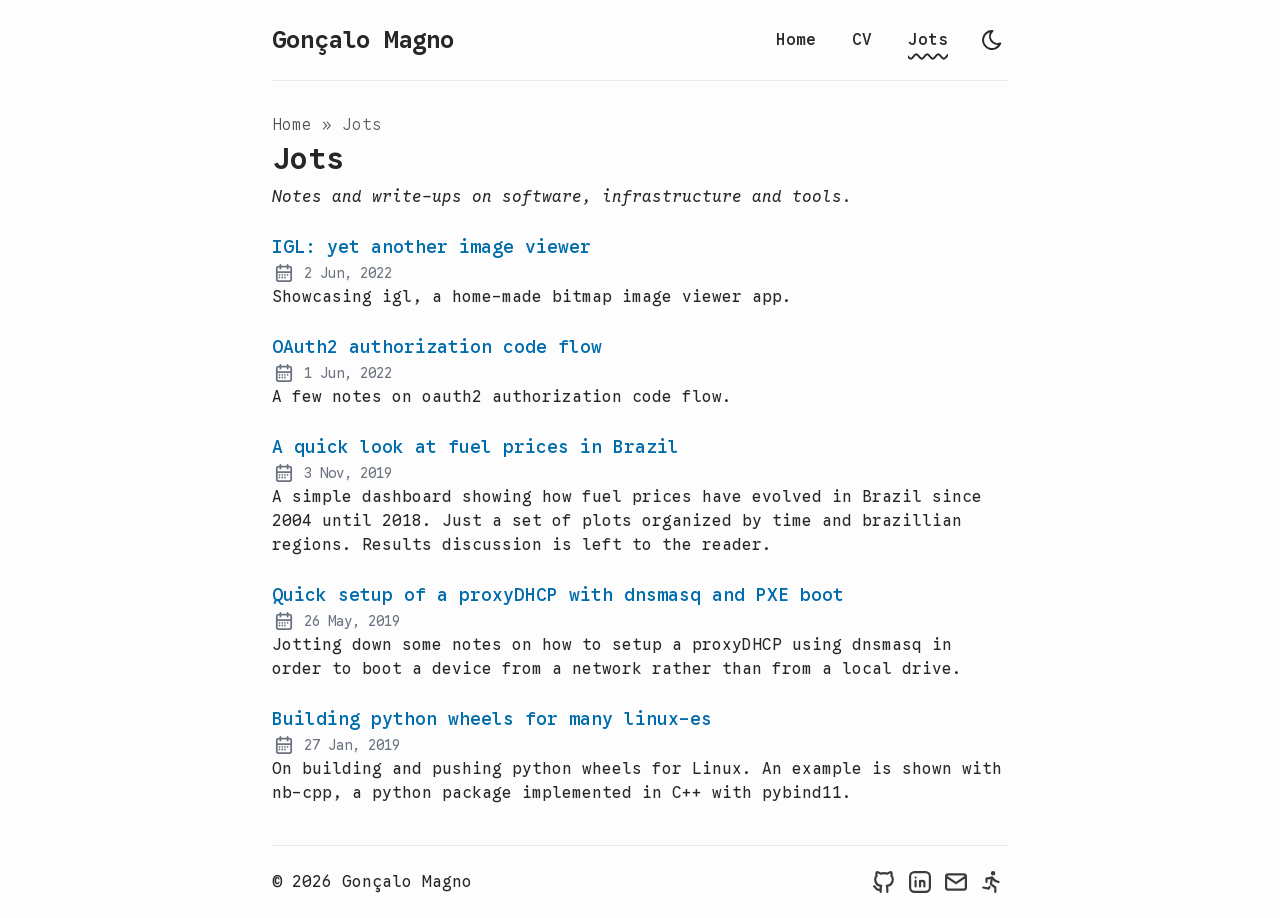
<file: jots/index.html>
<!DOCTYPE html><html dir="ltr" lang="en" class="overflow-y-scroll scroll-smooth"> <head><meta charset="UTF-8"><meta name="viewport" content="width=device-width, initial-scale=1"><link rel="icon" href="/favicon.ico" sizes="any"><link rel="icon" type="image/png" sizes="32x32" href="/favicon-32x32.png"><link rel="icon" type="image/png" sizes="16x16" href="/favicon-16x16.png"><link rel="apple-touch-icon" href="/apple-touch-icon.png"><link rel="canonical" href="https://gmagno.dev/jots/"><meta name="generator" content="Astro v6.4.8"><!-- Font --><style>@font-face{font-family:"Google Sans Code-5ae7b750321b82c0";src:url("/_astro/fonts/635516ef85c6f17e.woff2") format("woff2"), url("/_astro/fonts/58ebb83dea46c05d.woff") format("woff");font-display:swap;unicode-range:U+0000-00FF,U+0131,U+0152-0153,U+02BB-02BC,U+02C6,U+02DA,U+02DC,U+0304,U+0308,U+0329,U+2000-206F,U+20AC,U+2122,U+2191,U+2193,U+2212,U+2215,U+FEFF,U+FFFD;font-weight:300;font-style:normal;}@font-face{font-family:"Google Sans Code-5ae7b750321b82c0";src:url("/_astro/fonts/14a7d89c317d8e69.woff2") format("woff2"), url("/_astro/fonts/700593f7aaf9e3dd.woff") format("woff");font-display:swap;unicode-range:U+0000-00FF,U+0131,U+0152-0153,U+02BB-02BC,U+02C6,U+02DA,U+02DC,U+0304,U+0308,U+0329,U+2000-206F,U+20AC,U+2122,U+2191,U+2193,U+2212,U+2215,U+FEFF,U+FFFD;font-weight:300;font-style:italic;}@font-face{font-family:"Google Sans Code-5ae7b750321b82c0";src:url("/_astro/fonts/8b1b619d98af7dc9.woff2") format("woff2"), url("/_astro/fonts/482426bf1d2889c4.woff") format("woff");font-display:swap;unicode-range:U+0000-00FF,U+0131,U+0152-0153,U+02BB-02BC,U+02C6,U+02DA,U+02DC,U+0304,U+0308,U+0329,U+2000-206F,U+20AC,U+2122,U+2191,U+2193,U+2212,U+2215,U+FEFF,U+FFFD;font-weight:400;font-style:normal;}@font-face{font-family:"Google Sans Code-5ae7b750321b82c0";src:url("/_astro/fonts/5dd407fc4d42f2dc.woff2") format("woff2"), url("/_astro/fonts/a7e61dad64f00024.woff") format("woff");font-display:swap;unicode-range:U+0000-00FF,U+0131,U+0152-0153,U+02BB-02BC,U+02C6,U+02DA,U+02DC,U+0304,U+0308,U+0329,U+2000-206F,U+20AC,U+2122,U+2191,U+2193,U+2212,U+2215,U+FEFF,U+FFFD;font-weight:400;font-style:italic;}@font-face{font-family:"Google Sans Code-5ae7b750321b82c0";src:url("/_astro/fonts/7ddfa72deb3c5c2f.woff2") format("woff2"), url("/_astro/fonts/2614d6fb2beaff9d.woff") format("woff");font-display:swap;unicode-range:U+0000-00FF,U+0131,U+0152-0153,U+02BB-02BC,U+02C6,U+02DA,U+02DC,U+0304,U+0308,U+0329,U+2000-206F,U+20AC,U+2122,U+2191,U+2193,U+2212,U+2215,U+FEFF,U+FFFD;font-weight:500;font-style:normal;}@font-face{font-family:"Google Sans Code-5ae7b750321b82c0";src:url("/_astro/fonts/a455c5f7165cbf06.woff2") format("woff2"), url("/_astro/fonts/d64181f5eb9faff7.woff") format("woff");font-display:swap;unicode-range:U+0000-00FF,U+0131,U+0152-0153,U+02BB-02BC,U+02C6,U+02DA,U+02DC,U+0304,U+0308,U+0329,U+2000-206F,U+20AC,U+2122,U+2191,U+2193,U+2212,U+2215,U+FEFF,U+FFFD;font-weight:500;font-style:italic;}@font-face{font-family:"Google Sans Code-5ae7b750321b82c0";src:url("/_astro/fonts/1a762c413331635c.woff2") format("woff2"), url("/_astro/fonts/cf6b5b7e1761fca4.woff") format("woff");font-display:swap;unicode-range:U+0000-00FF,U+0131,U+0152-0153,U+02BB-02BC,U+02C6,U+02DA,U+02DC,U+0304,U+0308,U+0329,U+2000-206F,U+20AC,U+2122,U+2191,U+2193,U+2212,U+2215,U+FEFF,U+FFFD;font-weight:600;font-style:normal;}@font-face{font-family:"Google Sans Code-5ae7b750321b82c0";src:url("/_astro/fonts/14f3ad2a1d07ebdf.woff2") format("woff2"), url("/_astro/fonts/8ac43efa87c5e55a.woff") format("woff");font-display:swap;unicode-range:U+0000-00FF,U+0131,U+0152-0153,U+02BB-02BC,U+02C6,U+02DA,U+02DC,U+0304,U+0308,U+0329,U+2000-206F,U+20AC,U+2122,U+2191,U+2193,U+2212,U+2215,U+FEFF,U+FFFD;font-weight:600;font-style:italic;}@font-face{font-family:"Google Sans Code-5ae7b750321b82c0";src:url("/_astro/fonts/8223fbc760d10cea.woff2") format("woff2"), url("/_astro/fonts/1dc24438d5c59ba8.woff") format("woff");font-display:swap;unicode-range:U+0000-00FF,U+0131,U+0152-0153,U+02BB-02BC,U+02C6,U+02DA,U+02DC,U+0304,U+0308,U+0329,U+2000-206F,U+20AC,U+2122,U+2191,U+2193,U+2212,U+2215,U+FEFF,U+FFFD;font-weight:700;font-style:normal;}@font-face{font-family:"Google Sans Code-5ae7b750321b82c0";src:url("/_astro/fonts/36782f3f7df93843.woff2") format("woff2"), url("/_astro/fonts/a2fca12ade8135c9.woff") format("woff");font-display:swap;unicode-range:U+0000-00FF,U+0131,U+0152-0153,U+02BB-02BC,U+02C6,U+02DA,U+02DC,U+0304,U+0308,U+0329,U+2000-206F,U+20AC,U+2122,U+2191,U+2193,U+2212,U+2215,U+FEFF,U+FFFD;font-weight:700;font-style:italic;}@font-face{font-family:"Google Sans Code-5ae7b750321b82c0 fallback: Courier New";src:local("Courier New");font-display:swap;font-weight:300;font-style:normal;size-adjust:99.9837%;ascent-override:96.6157%;descent-override:28.6047%;}@font-face{font-family:"Google Sans Code-5ae7b750321b82c0 fallback: Courier New";src:local("Courier New");font-display:swap;font-weight:300;font-style:italic;size-adjust:99.9837%;ascent-override:96.6157%;descent-override:28.6047%;}@font-face{font-family:"Google Sans Code-5ae7b750321b82c0 fallback: Courier New";src:local("Courier New");font-display:swap;font-weight:400;font-style:normal;size-adjust:99.9837%;ascent-override:96.6157%;descent-override:28.6047%;}@font-face{font-family:"Google Sans Code-5ae7b750321b82c0 fallback: Courier New";src:local("Courier New");font-display:swap;font-weight:400;font-style:italic;size-adjust:99.9837%;ascent-override:96.6157%;descent-override:28.6047%;}@font-face{font-family:"Google Sans Code-5ae7b750321b82c0 fallback: Courier New";src:local("Courier New");font-display:swap;font-weight:500;font-style:normal;size-adjust:99.9837%;ascent-override:96.6157%;descent-override:28.6047%;}@font-face{font-family:"Google Sans Code-5ae7b750321b82c0 fallback: Courier New";src:local("Courier New");font-display:swap;font-weight:500;font-style:italic;size-adjust:99.9837%;ascent-override:96.6157%;descent-override:28.6047%;}@font-face{font-family:"Google Sans Code-5ae7b750321b82c0 fallback: Courier New";src:local("Courier New");font-display:swap;font-weight:600;font-style:normal;size-adjust:99.9837%;ascent-override:96.6157%;descent-override:28.6047%;}@font-face{font-family:"Google Sans Code-5ae7b750321b82c0 fallback: Courier New";src:local("Courier New");font-display:swap;font-weight:600;font-style:italic;size-adjust:99.9837%;ascent-override:96.6157%;descent-override:28.6047%;}@font-face{font-family:"Google Sans Code-5ae7b750321b82c0 fallback: Courier New";src:local("Courier New");font-display:swap;font-weight:700;font-style:normal;size-adjust:99.9837%;ascent-override:96.6157%;descent-override:28.6047%;}@font-face{font-family:"Google Sans Code-5ae7b750321b82c0 fallback: Courier New";src:local("Courier New");font-display:swap;font-weight:700;font-style:italic;size-adjust:99.9837%;ascent-override:96.6157%;descent-override:28.6047%;}:root{--font-google-sans-code:"Google Sans Code-5ae7b750321b82c0","Google Sans Code-5ae7b750321b82c0 fallback: Courier New",monospace;}</style><link rel="preload" href="/_astro/fonts/8b1b619d98af7dc9.woff2" as="font" type="font/woff2" crossorigin><!-- Primary meta --><title>Jots | Gonçalo Magno</title><meta name="title" content="Jots | Gonçalo Magno"><meta name="description" content="Generalist software engineer: observability, Python, AWS, MongoDB and agentic engineering."><meta name="author" content="Gonçalo Magno"><link rel="sitemap" href="/sitemap-index.xml"><!-- Open Graph --><meta property="og:type" content="website"><meta property="og:site_name" content="Gonçalo Magno"><meta property="og:title" content="Jots | Gonçalo Magno"><meta property="og:description" content="Generalist software engineer: observability, Python, AWS, MongoDB and agentic engineering."><meta property="og:url" content="https://gmagno.dev/jots/"><meta property="og:image" content="https://gmagno.dev/og.png"><!-- Twitter / X --><meta property="twitter:card" content="summary_large_image"><meta property="twitter:url" content="https://gmagno.dev/jots/"><meta property="twitter:title" content="Jots | Gonçalo Magno"><meta property="twitter:description" content="Generalist software engineer: observability, Python, AWS, MongoDB and agentic engineering."><meta property="twitter:image" content="https://gmagno.dev/og.png"><!-- RSS autodiscovery --><link rel="alternate" type="application/rss+xml" title="Gonçalo Magno" href="https://gmagno.dev/rss.xml"><!-- Filled at runtime by theme.ts to match the current background colour --><meta name="theme-color" content=""><!-- Extra head content injected by child layouts (e.g. JSON-LD, article meta) --><!--
      Inline FOUC-prevention script: sets data-theme on <html> before
      the browser paints. Runs synchronously, no defer/async.
    --><script>
      (function () {
        const stored = localStorage.getItem("theme");
        const prefersDark = window.matchMedia(
          "(prefers-color-scheme: dark)"
        ).matches;
        const theme = stored ?? (prefersDark ? "dark" : "light");
        const root = document.firstElementChild;
        root?.setAttribute("data-theme", theme);
        root?.classList.toggle("dark", theme === "dark");
        // Expose value so theme.ts can skip re-detection.
        window.__theme = { value: theme };
      })();
    </script><meta name="astro-view-transitions-enabled" content="true"><meta name="astro-view-transitions-fallback" content="animate"><script type="module" src="/_astro/ClientRouter.astro_astro_type_script_index_0_lang.CAqDO0tx.js"></script><script async src="https://www.googletagmanager.com/gtag/js?id=G-JBZ15QNYH9"></script><script>window.dataLayer=window.dataLayer||[];function gtag(){dataLayer.push(arguments);}gtag("js",new Date());gtag("config","G-JBZ15QNYH9",{send_page_view:false});document.addEventListener("astro:page-load",function(){gtag("event","page_view",{page_location:location.href,page_title:document.title});});</script><link rel="stylesheet" href="/_astro/Footer.wb6rhVLH.css"><style>@keyframes astroFadeInOut{0%{opacity:1}to{opacity:0}}@keyframes astroFadeIn{0%{opacity:0;mix-blend-mode:plus-lighter}to{opacity:1;mix-blend-mode:plus-lighter}}@keyframes astroFadeOut{0%{opacity:1;mix-blend-mode:plus-lighter}to{opacity:0;mix-blend-mode:plus-lighter}}@keyframes astroSlideFromRight{0%{transform:translate(100%)}}@keyframes astroSlideFromLeft{0%{transform:translate(-100%)}}@keyframes astroSlideToRight{to{transform:translate(100%)}}@keyframes astroSlideToLeft{to{transform:translate(-100%)}}@media(prefers-reduced-motion){::view-transition-group(*),::view-transition-old(*),::view-transition-new(*){animation:none!important}[data-astro-transition-scope]{animation:none!important}}
</style><style>[data-astro-transition-scope="astro-2jhrfvd3-1"] { view-transition-name: igl-yet-another-image-viewer; }@layer astro { ::view-transition-old(igl-yet-another-image-viewer) { 
	animation-duration: 180ms;
	animation-timing-function: cubic-bezier(0.76, 0, 0.24, 1);
	animation-fill-mode: both;
	animation-name: astroFadeOut; }::view-transition-new(igl-yet-another-image-viewer) { 
	animation-duration: 180ms;
	animation-timing-function: cubic-bezier(0.76, 0, 0.24, 1);
	animation-fill-mode: both;
	animation-name: astroFadeIn; }[data-astro-transition=back]::view-transition-old(igl-yet-another-image-viewer) { 
	animation-duration: 180ms;
	animation-timing-function: cubic-bezier(0.76, 0, 0.24, 1);
	animation-fill-mode: both;
	animation-name: astroFadeOut; }[data-astro-transition=back]::view-transition-new(igl-yet-another-image-viewer) { 
	animation-duration: 180ms;
	animation-timing-function: cubic-bezier(0.76, 0, 0.24, 1);
	animation-fill-mode: both;
	animation-name: astroFadeIn; } }[data-astro-transition-fallback="old"] [data-astro-transition-scope="astro-2jhrfvd3-1"],
			[data-astro-transition-fallback="old"][data-astro-transition-scope="astro-2jhrfvd3-1"] { 
	animation-duration: 180ms;
	animation-timing-function: cubic-bezier(0.76, 0, 0.24, 1);
	animation-fill-mode: both;
	animation-name: astroFadeOut; }[data-astro-transition-fallback="new"] [data-astro-transition-scope="astro-2jhrfvd3-1"],
			[data-astro-transition-fallback="new"][data-astro-transition-scope="astro-2jhrfvd3-1"] { 
	animation-duration: 180ms;
	animation-timing-function: cubic-bezier(0.76, 0, 0.24, 1);
	animation-fill-mode: both;
	animation-name: astroFadeIn; }[data-astro-transition=back][data-astro-transition-fallback="old"] [data-astro-transition-scope="astro-2jhrfvd3-1"],
			[data-astro-transition=back][data-astro-transition-fallback="old"][data-astro-transition-scope="astro-2jhrfvd3-1"] { 
	animation-duration: 180ms;
	animation-timing-function: cubic-bezier(0.76, 0, 0.24, 1);
	animation-fill-mode: both;
	animation-name: astroFadeOut; }[data-astro-transition=back][data-astro-transition-fallback="new"] [data-astro-transition-scope="astro-2jhrfvd3-1"],
			[data-astro-transition=back][data-astro-transition-fallback="new"][data-astro-transition-scope="astro-2jhrfvd3-1"] { 
	animation-duration: 180ms;
	animation-timing-function: cubic-bezier(0.76, 0, 0.24, 1);
	animation-fill-mode: both;
	animation-name: astroFadeIn; }</style><style>[data-astro-transition-scope="astro-2jhrfvd3-2"] { view-transition-name: oauth2-authorization-code-flow; }@layer astro { ::view-transition-old(oauth2-authorization-code-flow) { 
	animation-duration: 180ms;
	animation-timing-function: cubic-bezier(0.76, 0, 0.24, 1);
	animation-fill-mode: both;
	animation-name: astroFadeOut; }::view-transition-new(oauth2-authorization-code-flow) { 
	animation-duration: 180ms;
	animation-timing-function: cubic-bezier(0.76, 0, 0.24, 1);
	animation-fill-mode: both;
	animation-name: astroFadeIn; }[data-astro-transition=back]::view-transition-old(oauth2-authorization-code-flow) { 
	animation-duration: 180ms;
	animation-timing-function: cubic-bezier(0.76, 0, 0.24, 1);
	animation-fill-mode: both;
	animation-name: astroFadeOut; }[data-astro-transition=back]::view-transition-new(oauth2-authorization-code-flow) { 
	animation-duration: 180ms;
	animation-timing-function: cubic-bezier(0.76, 0, 0.24, 1);
	animation-fill-mode: both;
	animation-name: astroFadeIn; } }[data-astro-transition-fallback="old"] [data-astro-transition-scope="astro-2jhrfvd3-2"],
			[data-astro-transition-fallback="old"][data-astro-transition-scope="astro-2jhrfvd3-2"] { 
	animation-duration: 180ms;
	animation-timing-function: cubic-bezier(0.76, 0, 0.24, 1);
	animation-fill-mode: both;
	animation-name: astroFadeOut; }[data-astro-transition-fallback="new"] [data-astro-transition-scope="astro-2jhrfvd3-2"],
			[data-astro-transition-fallback="new"][data-astro-transition-scope="astro-2jhrfvd3-2"] { 
	animation-duration: 180ms;
	animation-timing-function: cubic-bezier(0.76, 0, 0.24, 1);
	animation-fill-mode: both;
	animation-name: astroFadeIn; }[data-astro-transition=back][data-astro-transition-fallback="old"] [data-astro-transition-scope="astro-2jhrfvd3-2"],
			[data-astro-transition=back][data-astro-transition-fallback="old"][data-astro-transition-scope="astro-2jhrfvd3-2"] { 
	animation-duration: 180ms;
	animation-timing-function: cubic-bezier(0.76, 0, 0.24, 1);
	animation-fill-mode: both;
	animation-name: astroFadeOut; }[data-astro-transition=back][data-astro-transition-fallback="new"] [data-astro-transition-scope="astro-2jhrfvd3-2"],
			[data-astro-transition=back][data-astro-transition-fallback="new"][data-astro-transition-scope="astro-2jhrfvd3-2"] { 
	animation-duration: 180ms;
	animation-timing-function: cubic-bezier(0.76, 0, 0.24, 1);
	animation-fill-mode: both;
	animation-name: astroFadeIn; }</style><style>[data-astro-transition-scope="astro-2jhrfvd3-3"] { view-transition-name: a-quick-look-at-fuel-prices-in-brazil; }@layer astro { ::view-transition-old(a-quick-look-at-fuel-prices-in-brazil) { 
	animation-duration: 180ms;
	animation-timing-function: cubic-bezier(0.76, 0, 0.24, 1);
	animation-fill-mode: both;
	animation-name: astroFadeOut; }::view-transition-new(a-quick-look-at-fuel-prices-in-brazil) { 
	animation-duration: 180ms;
	animation-timing-function: cubic-bezier(0.76, 0, 0.24, 1);
	animation-fill-mode: both;
	animation-name: astroFadeIn; }[data-astro-transition=back]::view-transition-old(a-quick-look-at-fuel-prices-in-brazil) { 
	animation-duration: 180ms;
	animation-timing-function: cubic-bezier(0.76, 0, 0.24, 1);
	animation-fill-mode: both;
	animation-name: astroFadeOut; }[data-astro-transition=back]::view-transition-new(a-quick-look-at-fuel-prices-in-brazil) { 
	animation-duration: 180ms;
	animation-timing-function: cubic-bezier(0.76, 0, 0.24, 1);
	animation-fill-mode: both;
	animation-name: astroFadeIn; } }[data-astro-transition-fallback="old"] [data-astro-transition-scope="astro-2jhrfvd3-3"],
			[data-astro-transition-fallback="old"][data-astro-transition-scope="astro-2jhrfvd3-3"] { 
	animation-duration: 180ms;
	animation-timing-function: cubic-bezier(0.76, 0, 0.24, 1);
	animation-fill-mode: both;
	animation-name: astroFadeOut; }[data-astro-transition-fallback="new"] [data-astro-transition-scope="astro-2jhrfvd3-3"],
			[data-astro-transition-fallback="new"][data-astro-transition-scope="astro-2jhrfvd3-3"] { 
	animation-duration: 180ms;
	animation-timing-function: cubic-bezier(0.76, 0, 0.24, 1);
	animation-fill-mode: both;
	animation-name: astroFadeIn; }[data-astro-transition=back][data-astro-transition-fallback="old"] [data-astro-transition-scope="astro-2jhrfvd3-3"],
			[data-astro-transition=back][data-astro-transition-fallback="old"][data-astro-transition-scope="astro-2jhrfvd3-3"] { 
	animation-duration: 180ms;
	animation-timing-function: cubic-bezier(0.76, 0, 0.24, 1);
	animation-fill-mode: both;
	animation-name: astroFadeOut; }[data-astro-transition=back][data-astro-transition-fallback="new"] [data-astro-transition-scope="astro-2jhrfvd3-3"],
			[data-astro-transition=back][data-astro-transition-fallback="new"][data-astro-transition-scope="astro-2jhrfvd3-3"] { 
	animation-duration: 180ms;
	animation-timing-function: cubic-bezier(0.76, 0, 0.24, 1);
	animation-fill-mode: both;
	animation-name: astroFadeIn; }</style><style>[data-astro-transition-scope="astro-2jhrfvd3-4"] { view-transition-name: quick-setup-of-a-proxydhcp-with-dnsmasq-and-pxe-boot; }@layer astro { ::view-transition-old(quick-setup-of-a-proxydhcp-with-dnsmasq-and-pxe-boot) { 
	animation-duration: 180ms;
	animation-timing-function: cubic-bezier(0.76, 0, 0.24, 1);
	animation-fill-mode: both;
	animation-name: astroFadeOut; }::view-transition-new(quick-setup-of-a-proxydhcp-with-dnsmasq-and-pxe-boot) { 
	animation-duration: 180ms;
	animation-timing-function: cubic-bezier(0.76, 0, 0.24, 1);
	animation-fill-mode: both;
	animation-name: astroFadeIn; }[data-astro-transition=back]::view-transition-old(quick-setup-of-a-proxydhcp-with-dnsmasq-and-pxe-boot) { 
	animation-duration: 180ms;
	animation-timing-function: cubic-bezier(0.76, 0, 0.24, 1);
	animation-fill-mode: both;
	animation-name: astroFadeOut; }[data-astro-transition=back]::view-transition-new(quick-setup-of-a-proxydhcp-with-dnsmasq-and-pxe-boot) { 
	animation-duration: 180ms;
	animation-timing-function: cubic-bezier(0.76, 0, 0.24, 1);
	animation-fill-mode: both;
	animation-name: astroFadeIn; } }[data-astro-transition-fallback="old"] [data-astro-transition-scope="astro-2jhrfvd3-4"],
			[data-astro-transition-fallback="old"][data-astro-transition-scope="astro-2jhrfvd3-4"] { 
	animation-duration: 180ms;
	animation-timing-function: cubic-bezier(0.76, 0, 0.24, 1);
	animation-fill-mode: both;
	animation-name: astroFadeOut; }[data-astro-transition-fallback="new"] [data-astro-transition-scope="astro-2jhrfvd3-4"],
			[data-astro-transition-fallback="new"][data-astro-transition-scope="astro-2jhrfvd3-4"] { 
	animation-duration: 180ms;
	animation-timing-function: cubic-bezier(0.76, 0, 0.24, 1);
	animation-fill-mode: both;
	animation-name: astroFadeIn; }[data-astro-transition=back][data-astro-transition-fallback="old"] [data-astro-transition-scope="astro-2jhrfvd3-4"],
			[data-astro-transition=back][data-astro-transition-fallback="old"][data-astro-transition-scope="astro-2jhrfvd3-4"] { 
	animation-duration: 180ms;
	animation-timing-function: cubic-bezier(0.76, 0, 0.24, 1);
	animation-fill-mode: both;
	animation-name: astroFadeOut; }[data-astro-transition=back][data-astro-transition-fallback="new"] [data-astro-transition-scope="astro-2jhrfvd3-4"],
			[data-astro-transition=back][data-astro-transition-fallback="new"][data-astro-transition-scope="astro-2jhrfvd3-4"] { 
	animation-duration: 180ms;
	animation-timing-function: cubic-bezier(0.76, 0, 0.24, 1);
	animation-fill-mode: both;
	animation-name: astroFadeIn; }</style><style>[data-astro-transition-scope="astro-2jhrfvd3-5"] { view-transition-name: building-python-wheels-for-many-linux-es; }@layer astro { ::view-transition-old(building-python-wheels-for-many-linux-es) { 
	animation-duration: 180ms;
	animation-timing-function: cubic-bezier(0.76, 0, 0.24, 1);
	animation-fill-mode: both;
	animation-name: astroFadeOut; }::view-transition-new(building-python-wheels-for-many-linux-es) { 
	animation-duration: 180ms;
	animation-timing-function: cubic-bezier(0.76, 0, 0.24, 1);
	animation-fill-mode: both;
	animation-name: astroFadeIn; }[data-astro-transition=back]::view-transition-old(building-python-wheels-for-many-linux-es) { 
	animation-duration: 180ms;
	animation-timing-function: cubic-bezier(0.76, 0, 0.24, 1);
	animation-fill-mode: both;
	animation-name: astroFadeOut; }[data-astro-transition=back]::view-transition-new(building-python-wheels-for-many-linux-es) { 
	animation-duration: 180ms;
	animation-timing-function: cubic-bezier(0.76, 0, 0.24, 1);
	animation-fill-mode: both;
	animation-name: astroFadeIn; } }[data-astro-transition-fallback="old"] [data-astro-transition-scope="astro-2jhrfvd3-5"],
			[data-astro-transition-fallback="old"][data-astro-transition-scope="astro-2jhrfvd3-5"] { 
	animation-duration: 180ms;
	animation-timing-function: cubic-bezier(0.76, 0, 0.24, 1);
	animation-fill-mode: both;
	animation-name: astroFadeOut; }[data-astro-transition-fallback="new"] [data-astro-transition-scope="astro-2jhrfvd3-5"],
			[data-astro-transition-fallback="new"][data-astro-transition-scope="astro-2jhrfvd3-5"] { 
	animation-duration: 180ms;
	animation-timing-function: cubic-bezier(0.76, 0, 0.24, 1);
	animation-fill-mode: both;
	animation-name: astroFadeIn; }[data-astro-transition=back][data-astro-transition-fallback="old"] [data-astro-transition-scope="astro-2jhrfvd3-5"],
			[data-astro-transition=back][data-astro-transition-fallback="old"][data-astro-transition-scope="astro-2jhrfvd3-5"] { 
	animation-duration: 180ms;
	animation-timing-function: cubic-bezier(0.76, 0, 0.24, 1);
	animation-fill-mode: both;
	animation-name: astroFadeOut; }[data-astro-transition=back][data-astro-transition-fallback="new"] [data-astro-transition-scope="astro-2jhrfvd3-5"],
			[data-astro-transition=back][data-astro-transition-fallback="new"][data-astro-transition-scope="astro-2jhrfvd3-5"] { 
	animation-duration: 180ms;
	animation-timing-function: cubic-bezier(0.76, 0, 0.24, 1);
	animation-fill-mode: both;
	animation-name: astroFadeIn; }</style></head> <body class="bg-background font-app text-foreground selection:bg-accent/75 selection:text-accent-foreground flex min-h-svh flex-col">  <a id="skip-to-content" href="#main-content" class="bg-background text-accent absolute inset-s-16 -top-full z-50 px-3 py-2 backdrop-blur-lg transition-all focus:top-4"> Skip to content </a> <header class="app-layout flex flex-col items-center justify-between sm:flex-row"> <div class="border-border bg-background relative flex w-full items-baseline justify-between border-b py-4 sm:items-center sm:py-6"> <a href="/" class="absolute py-1 text-xl leading-8 font-semibold whitespace-nowrap sm:static sm:my-auto sm:text-2xl sm:leading-none"> Gonçalo Magno </a> <nav id="nav-menu" class="flex w-full flex-col items-center sm:ms-2 sm:flex-row sm:justify-end sm:space-x-4 sm:py-0"> <button id="menu-btn" class="focus-outline self-end p-2 sm:hidden" aria-label="Open menu" aria-expanded="false" aria-controls="menu-items" data-label-open="Open menu" data-label-close="Close menu"> <svg width="24" height="24" fill="none" stroke="currentColor" stroke-linecap="round" stroke-linejoin="round" stroke-width="2" class="hidden" viewBox="0 0 24 24" id="close-icon"><path stroke="none" d="M0 0h24v24H0z" /><path d="M18 6 6 18M6 6l12 12" /></svg> <svg width="24" height="24" fill="none" stroke="currentColor" stroke-linecap="round" stroke-linejoin="round" stroke-width="2" class="icon icon-tabler icons-tabler-outline icon-tabler-menu-deep" viewBox="0 0 24 24" id="menu-icon"><path stroke="none" d="M0 0h24v24H0z" /><path d="M4 6h16M7 12h13M10 18h10" /></svg> </button> <ul id="menu-items" class="[&>li>a]:hover:text-accent mt-4 hidden w-44 grid-cols-2 place-content-center gap-2 sm:mt-0 sm:flex sm:w-auto sm:gap-x-5 sm:gap-y-0 sm:[&>li]:h-8 [&>li>a]:block [&>li>a]:px-4 [&>li>a]:py-3 [&>li>a]:text-center [&>li>a]:font-medium sm:[&>li>a]:px-2 sm:[&>li>a]:py-1"> <li class="col-span-2"> <a href="/"> Home </a> </li> <li class="col-span-2"> <a href="/cv/"> CV </a> </li> <li class="col-span-2"> <a href="/jots/" class="active-nav"> Jots </a> </li> <li class="col-span-1 flex items-center justify-center"> <button id="theme-btn" class="focus-outline hover:[&>svg]:stroke-accent relative size-12 p-4 sm:size-8" title="Toggle theme" aria-label="auto" aria-live="polite"> <svg width="24" height="24" fill="none" stroke="currentColor" stroke-linecap="round" stroke-linejoin="round" stroke-width="2" class="absolute top-[50%] left-[50%] translate-[-50%] scale-100 rotate-0 transition-all dark:scale-0 dark:-rotate-90" viewBox="0 0 24 24"><path stroke="none" d="M0 0h24v24H0z" /><path d="M12 3h.393a7.5 7.5 0 0 0 7.92 12.446A9 9 0 1 1 12 2.992z" /></svg> <svg width="24" height="24" fill="none" stroke="currentColor" stroke-linecap="round" stroke-linejoin="round" stroke-width="2" class="absolute top-[50%] left-[50%] translate-[-50%] scale-0 rotate-90 transition-all dark:scale-100 dark:rotate-0" viewBox="0 0 24 24"><path stroke="none" d="M0 0h24v24H0z" /><path d="M14.828 14.828a4 4 0 1 0-5.656-5.656 4 4 0 0 0 5.656 5.656M6.343 17.657l-1.414 1.414M6.343 6.343 4.929 4.929M17.657 6.343l1.414-1.414M17.657 17.657l1.414 1.414M4 12H2M12 4V2M20 12h2M12 20v2" /></svg> </button> </li> </ul> </nav> </div> </header> <script type="module">function c(){const e=document.querySelector("#menu-btn"),t=document.querySelector("#menu-items"),n=document.querySelector("#menu-icon"),s=document.querySelector("#close-icon");if(!e||!t||!n||!s)return;const a=e.dataset.labelOpen??"Open menu",l=e.dataset.labelClose??"Close menu";e.addEventListener("click",()=>{const o=e.getAttribute("aria-expanded")==="true";e.setAttribute("aria-expanded",o?"false":"true"),e.setAttribute("aria-label",o?a:l),t.classList.toggle("hidden"),t.classList.toggle("grid"),n.classList.toggle("hidden"),s.classList.toggle("hidden")})}c();document.addEventListener("astro:after-swap",c);</script> <nav class="app-layout mt-8 mb-1" aria-label="breadcrumb"> <ul class="font-light [&>li]:inline [&>li:not(:last-child)>a]:hover:opacity-100"> <li> <a href="/" class="opacity-80"> Home </a> <span aria-hidden="true" class="opacity-80">&raquo;</span> </li> <li> <span class="capitalize opacity-75" aria-current="page">  Jots </span> </li> </ul> </nav> <main data-backUrl="/jots/" id="main-content" class="app-layout pb-4"> <h1 class="text-2xl font-semibold sm:text-3xl">Jots</h1> <p class="mt-2 mb-6 italic">Notes and write-ups on software, infrastructure and tools.</p>  <ul> <li class="my-6"> <a href="/jots/igl/" class="text-accent inline-block text-lg font-medium decoration-dashed underline-offset-4 hover:underline focus-visible:no-underline focus-visible:underline-offset-0"> <h2 data-astro-transition-scope="astro-2jhrfvd3-1">IGL: yet another image viewer</h2> </a> <div class="text-muted-foreground flex items-center gap-x-2"> <svg width="24" height="24" fill="none" stroke="currentColor" stroke-linecap="round" stroke-linejoin="round" stroke-width="2" class="inline-block size-6 min-w-5.5 scale-90" viewBox="0 0 24 24"><path stroke="none" d="M0 0h24v24H0z" /><path d="M4 7a2 2 0 0 1 2-2h12a2 2 0 0 1 2 2v12a2 2 0 0 1-2 2H6a2 2 0 0 1-2-2zM16 3v4M8 3v4M4 11h16M7 14h.013M10.01 14h.005M13.01 14h.005M16.015 14h.005M13.015 17h.005M7.01 17h.005M10.01 17h.005" /></svg>  <time class="text-sm" datetime="2022-06-02T00:00:00.000Z"> 2 Jun, 2022 </time> </div> <p>Showcasing igl, a home-made bitmap image viewer app.</p> </li><li class="my-6"> <a href="/jots/oauth2/" class="text-accent inline-block text-lg font-medium decoration-dashed underline-offset-4 hover:underline focus-visible:no-underline focus-visible:underline-offset-0"> <h2 data-astro-transition-scope="astro-2jhrfvd3-2">OAuth2 authorization code flow</h2> </a> <div class="text-muted-foreground flex items-center gap-x-2"> <svg width="24" height="24" fill="none" stroke="currentColor" stroke-linecap="round" stroke-linejoin="round" stroke-width="2" class="inline-block size-6 min-w-5.5 scale-90" viewBox="0 0 24 24"><path stroke="none" d="M0 0h24v24H0z" /><path d="M4 7a2 2 0 0 1 2-2h12a2 2 0 0 1 2 2v12a2 2 0 0 1-2 2H6a2 2 0 0 1-2-2zM16 3v4M8 3v4M4 11h16M7 14h.013M10.01 14h.005M13.01 14h.005M16.015 14h.005M13.015 17h.005M7.01 17h.005M10.01 17h.005" /></svg>  <time class="text-sm" datetime="2022-06-01T00:00:00.000Z"> 1 Jun, 2022 </time> </div> <p>A few notes on oauth2 authorization code flow.</p> </li><li class="my-6"> <a href="/jots/quick-look-on-brfuel/" class="text-accent inline-block text-lg font-medium decoration-dashed underline-offset-4 hover:underline focus-visible:no-underline focus-visible:underline-offset-0"> <h2 data-astro-transition-scope="astro-2jhrfvd3-3">A quick look at fuel prices in Brazil</h2> </a> <div class="text-muted-foreground flex items-center gap-x-2"> <svg width="24" height="24" fill="none" stroke="currentColor" stroke-linecap="round" stroke-linejoin="round" stroke-width="2" class="inline-block size-6 min-w-5.5 scale-90" viewBox="0 0 24 24"><path stroke="none" d="M0 0h24v24H0z" /><path d="M4 7a2 2 0 0 1 2-2h12a2 2 0 0 1 2 2v12a2 2 0 0 1-2 2H6a2 2 0 0 1-2-2zM16 3v4M8 3v4M4 11h16M7 14h.013M10.01 14h.005M13.01 14h.005M16.015 14h.005M13.015 17h.005M7.01 17h.005M10.01 17h.005" /></svg>  <time class="text-sm" datetime="2019-11-03T00:00:00.000Z"> 3 Nov, 2019 </time> </div> <p>A simple dashboard showing how fuel prices have evolved in Brazil since 2004 until 2018. Just a set of plots organized by time and brazillian regions. Results discussion is left to the reader.</p> </li><li class="my-6"> <a href="/jots/proxy-dhcp/" class="text-accent inline-block text-lg font-medium decoration-dashed underline-offset-4 hover:underline focus-visible:no-underline focus-visible:underline-offset-0"> <h2 data-astro-transition-scope="astro-2jhrfvd3-4">Quick setup of a proxyDHCP with dnsmasq and PXE boot</h2> </a> <div class="text-muted-foreground flex items-center gap-x-2"> <svg width="24" height="24" fill="none" stroke="currentColor" stroke-linecap="round" stroke-linejoin="round" stroke-width="2" class="inline-block size-6 min-w-5.5 scale-90" viewBox="0 0 24 24"><path stroke="none" d="M0 0h24v24H0z" /><path d="M4 7a2 2 0 0 1 2-2h12a2 2 0 0 1 2 2v12a2 2 0 0 1-2 2H6a2 2 0 0 1-2-2zM16 3v4M8 3v4M4 11h16M7 14h.013M10.01 14h.005M13.01 14h.005M16.015 14h.005M13.015 17h.005M7.01 17h.005M10.01 17h.005" /></svg>  <time class="text-sm" datetime="2019-05-26T00:00:00.000Z"> 26 May, 2019 </time> </div> <p>Jotting down some notes on how to setup a proxyDHCP using dnsmasq in order to boot a device from a network rather than from a local drive.</p> </li><li class="my-6"> <a href="/jots/building-linux-wheels/" class="text-accent inline-block text-lg font-medium decoration-dashed underline-offset-4 hover:underline focus-visible:no-underline focus-visible:underline-offset-0"> <h2 data-astro-transition-scope="astro-2jhrfvd3-5">Building python wheels for many linux-es</h2> </a> <div class="text-muted-foreground flex items-center gap-x-2"> <svg width="24" height="24" fill="none" stroke="currentColor" stroke-linecap="round" stroke-linejoin="round" stroke-width="2" class="inline-block size-6 min-w-5.5 scale-90" viewBox="0 0 24 24"><path stroke="none" d="M0 0h24v24H0z" /><path d="M4 7a2 2 0 0 1 2-2h12a2 2 0 0 1 2 2v12a2 2 0 0 1-2 2H6a2 2 0 0 1-2-2zM16 3v4M8 3v4M4 11h16M7 14h.013M10.01 14h.005M13.01 14h.005M16.015 14h.005M13.015 17h.005M7.01 17h.005M10.01 17h.005" /></svg>  <time class="text-sm" datetime="2019-01-27T00:00:00.000Z"> 27 Jan, 2019 </time> </div> <p>On building and pushing python wheels for Linux. An example is shown with nb-cpp, a python package implemented in C++ with pybind11.</p> </li> </ul>  </main> <script type="module">document.addEventListener("astro:page-load",()=>{const t=document.querySelector("#main-content")?.dataset?.backurl;t&&sessionStorage.setItem("backUrl",t)});</script>  <footer class="app-layout mt-auto"> <div class="border-border flex flex-col items-center justify-between border-t py-6 sm:flex-row-reverse sm:py-4"> <div class="flex flex-wrap items-center gap-1"> <a href="https://github.com/gmagno" title="GitHub" class="group inline-flex items-center gap-1 hover:text-accent p-2 hover:rotate-6 sm:p-1">  <svg width="24" height="24" fill="none" stroke="currentColor" stroke-linecap="round" stroke-linejoin="round" stroke-width="2" class="inline-block size-6 scale-125 fill-transparent stroke-current stroke-2 opacity-90 group-hover:fill-transparent sm:scale-110" viewBox="0 0 24 24"><path stroke="none" d="M0 0h24v24H0z" /><path d="M9 19c-4.3 1.4-4.3-2.5-6-3m12 5v-3.5c0-1 .1-1.4-.5-2 2.8-.3 5.5-1.4 5.5-6a4.6 4.6 0 0 0-1.3-3.2 4.2 4.2 0 0 0-.1-3.2s-1.1-.3-3.5 1.3a12.3 12.3 0 0 0-6.2 0C6.5 2.8 5.4 3.1 5.4 3.1a4.2 4.2 0 0 0-.1 3.2A4.6 4.6 0 0 0 4 9.5c0 4.6 2.7 5.7 5.5 6-.6.6-.6 1.2-.5 2V21" /></svg> <span class="sr-only">GitHub</span>  </a><a href="https://www.linkedin.com/in/goncalo-morgado/" title="LinkedIn" class="group inline-flex items-center gap-1 hover:text-accent p-2 hover:rotate-6 sm:p-1">  <svg width="24" height="24" fill="none" stroke="currentColor" stroke-linecap="round" stroke-linejoin="round" stroke-width="2" class="inline-block size-6 scale-125 fill-transparent stroke-current stroke-2 opacity-90 group-hover:fill-transparent sm:scale-110" viewBox="0 0 24 24"><path stroke="none" d="M0 0h24v24H0z" /><path d="M8 11v5M8 8v.01M12 16v-5M16 16v-3a2 2 0 1 0-4 0" /><path d="M3 7a4 4 0 0 1 4-4h10a4 4 0 0 1 4 4v10a4 4 0 0 1-4 4H7a4 4 0 0 1-4-4z" /></svg> <span class="sr-only">LinkedIn</span>  </a><a href="mailto:goncalo.magno@gmail.com" title="Email" class="group inline-flex items-center gap-1 hover:text-accent p-2 hover:rotate-6 sm:p-1">  <svg width="24" height="24" fill="none" stroke="currentColor" stroke-linecap="round" stroke-linejoin="round" stroke-width="2" class="inline-block size-6 scale-125 fill-transparent stroke-current stroke-2 opacity-90 group-hover:fill-transparent sm:scale-110" viewBox="0 0 24 24"><path stroke="none" d="M0 0h24v24H0z" /><path d="M3 7a2 2 0 0 1 2-2h14a2 2 0 0 1 2 2v10a2 2 0 0 1-2 2H5a2 2 0 0 1-2-2z" /><path d="m3 7 9 6 9-6" /></svg> <span class="sr-only">Email</span>  </a><a href="https://connect.garmin.com/app/profile/Goncalo.Magno" title="Garmin" class="group inline-flex items-center gap-1 hover:text-accent p-2 hover:rotate-6 sm:p-1">  <svg width="24" height="24" fill="none" stroke="currentColor" stroke-linecap="round" stroke-linejoin="round" stroke-width="2" class="inline-block size-6 scale-125 fill-transparent stroke-current stroke-2 opacity-90 group-hover:fill-transparent sm:scale-110" viewBox="0 0 24 24"><path stroke="none" d="M0 0h24v24H0z" /><path d="M12 4a1 1 0 1 0 2 0 1 1 0 1 0-2 0M4 17l5 1 .75-1.5M15 21v-4l-4-3 1-6" /><path d="M7 12V9l5-1 3 3 3 1" /></svg> <span class="sr-only">Garmin</span>  </a> </div> <div class="my-2 flex flex-col items-center whitespace-nowrap sm:flex-row"> <span>&#169; 2026 Gonçalo Magno</span> </div> </div> </footer>  <script type="module">const c="theme",r="light",n="dark";function s(){const e=localStorage.getItem(c);return e||(window.matchMedia("(prefers-color-scheme: dark)").matches?n:r)}let t=window.__theme?.value??s();function a(){localStorage.setItem(c,t),m()}function m(){const e=document.firstElementChild;e?.setAttribute("data-theme",t),e?.classList.toggle("dark",t===n),document.querySelector("#theme-btn")?.setAttribute("aria-label",t);const o=window.getComputedStyle(document.body).backgroundColor;document.querySelector("meta[name='theme-color']")?.setAttribute("content",o)}function d(){m(),document.querySelector("#theme-btn")?.addEventListener("click",()=>{t=t===r?n:r,a()})}d();document.addEventListener("astro:after-swap",d);document.addEventListener("astro:before-swap",e=>{const o=document.querySelector("meta[name='theme-color']")?.getAttribute("content");o&&e.newDocument.querySelector("meta[name='theme-color']")?.setAttribute("content",o)});window.matchMedia("(prefers-color-scheme: dark)").addEventListener("change",({matches:e})=>{t=e?n:r,a()});</script> </body> </html>
</file>
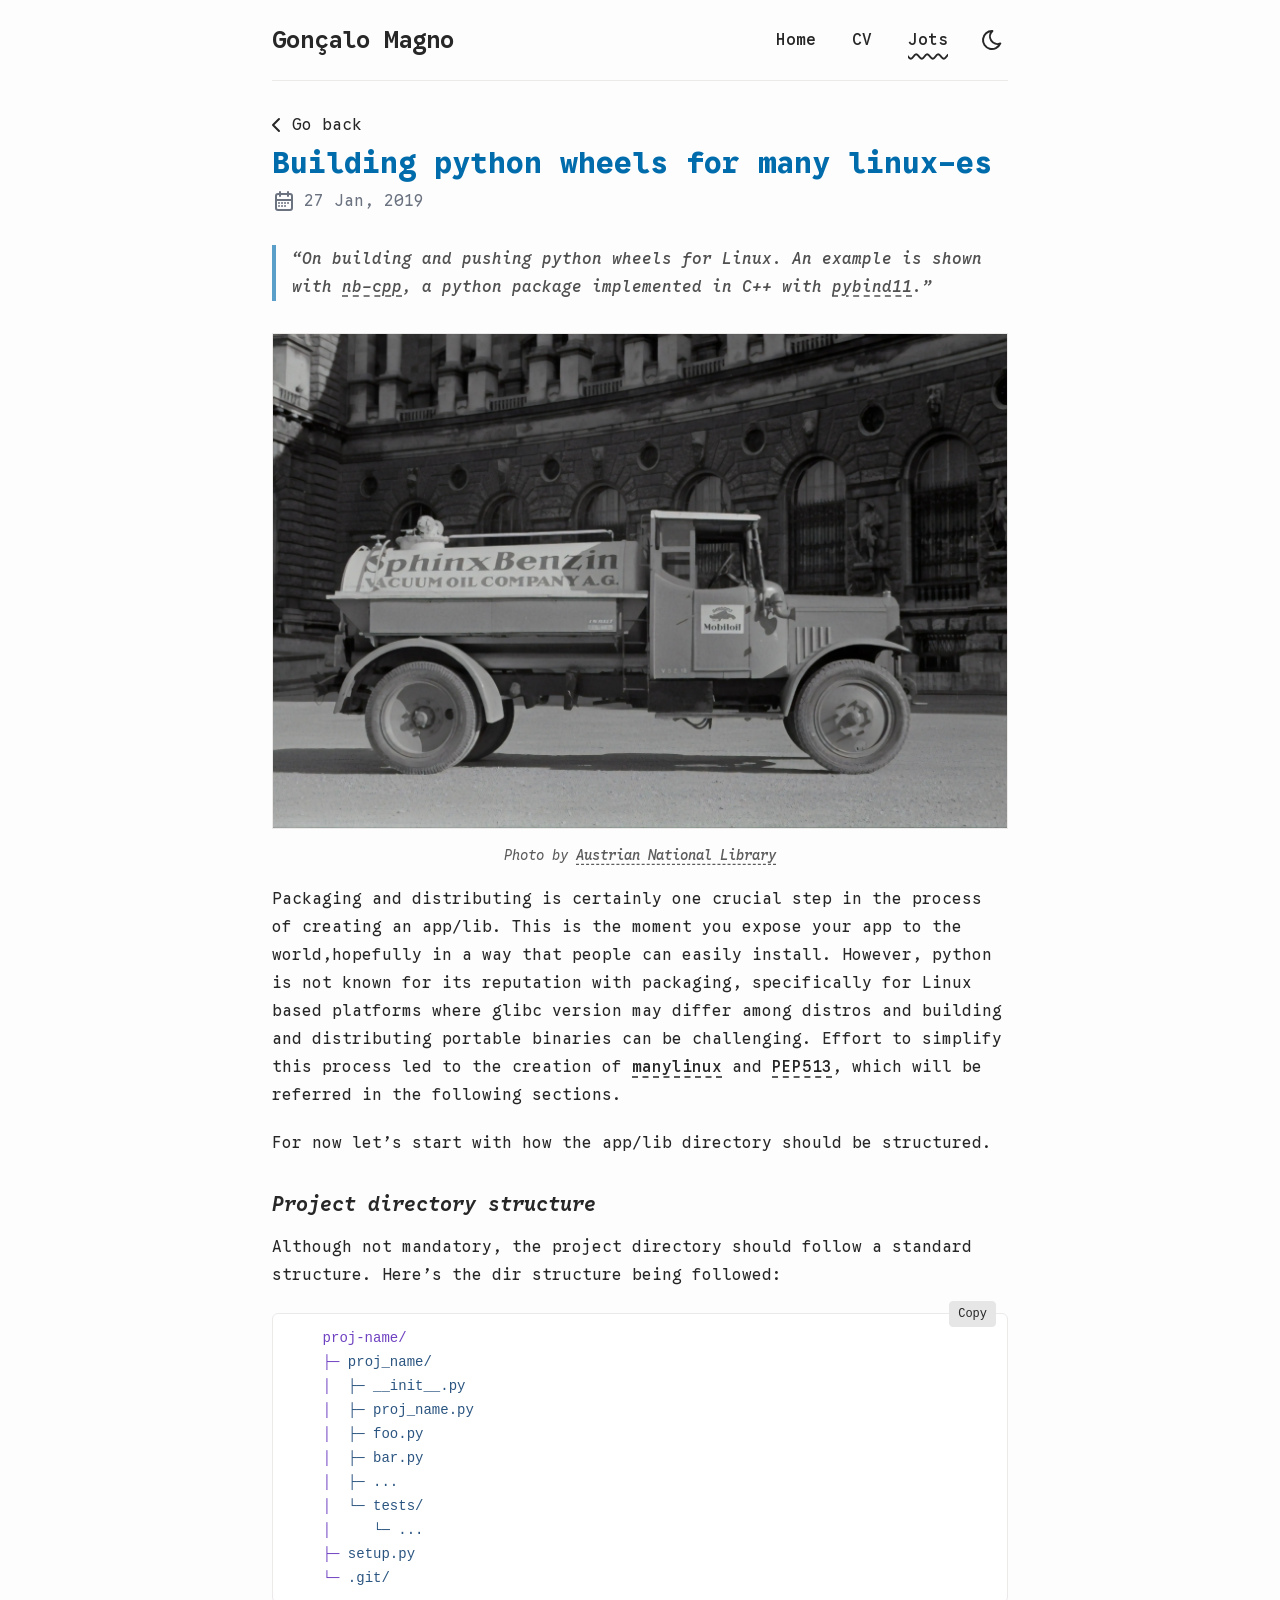
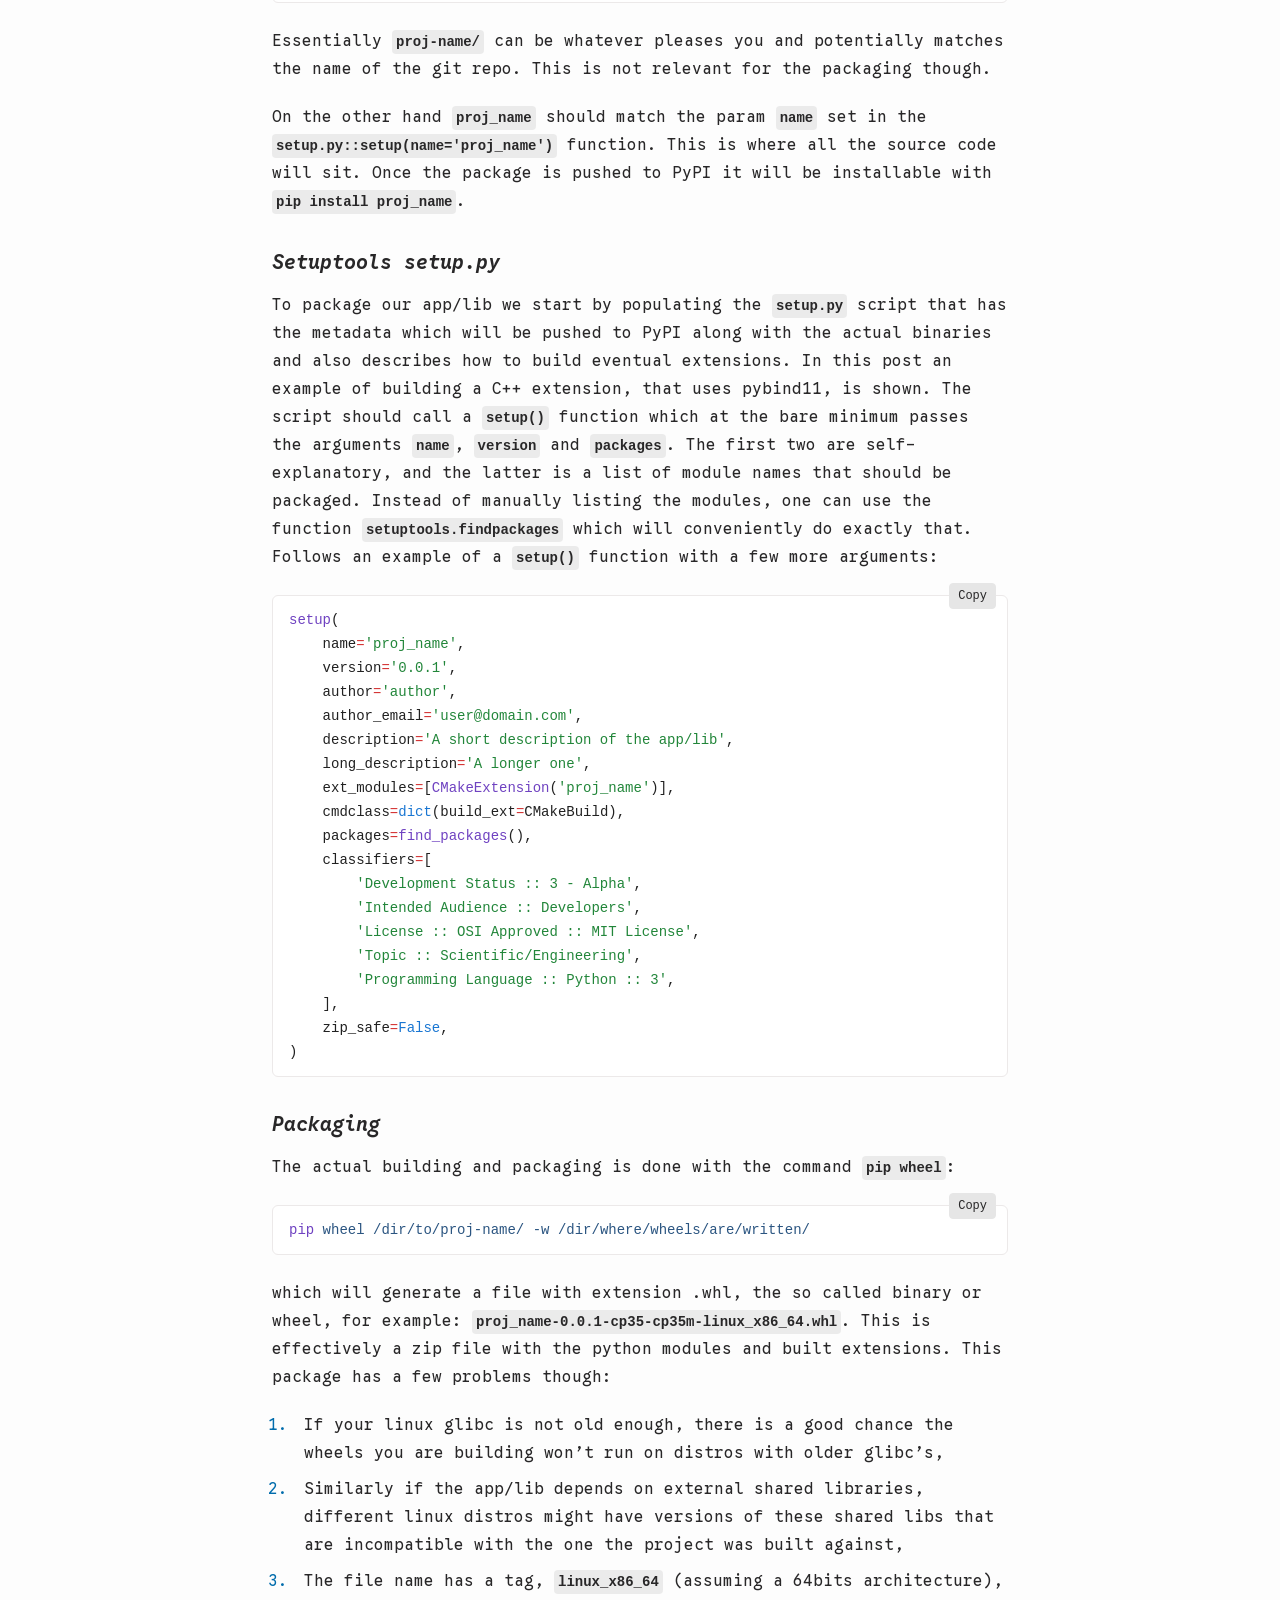
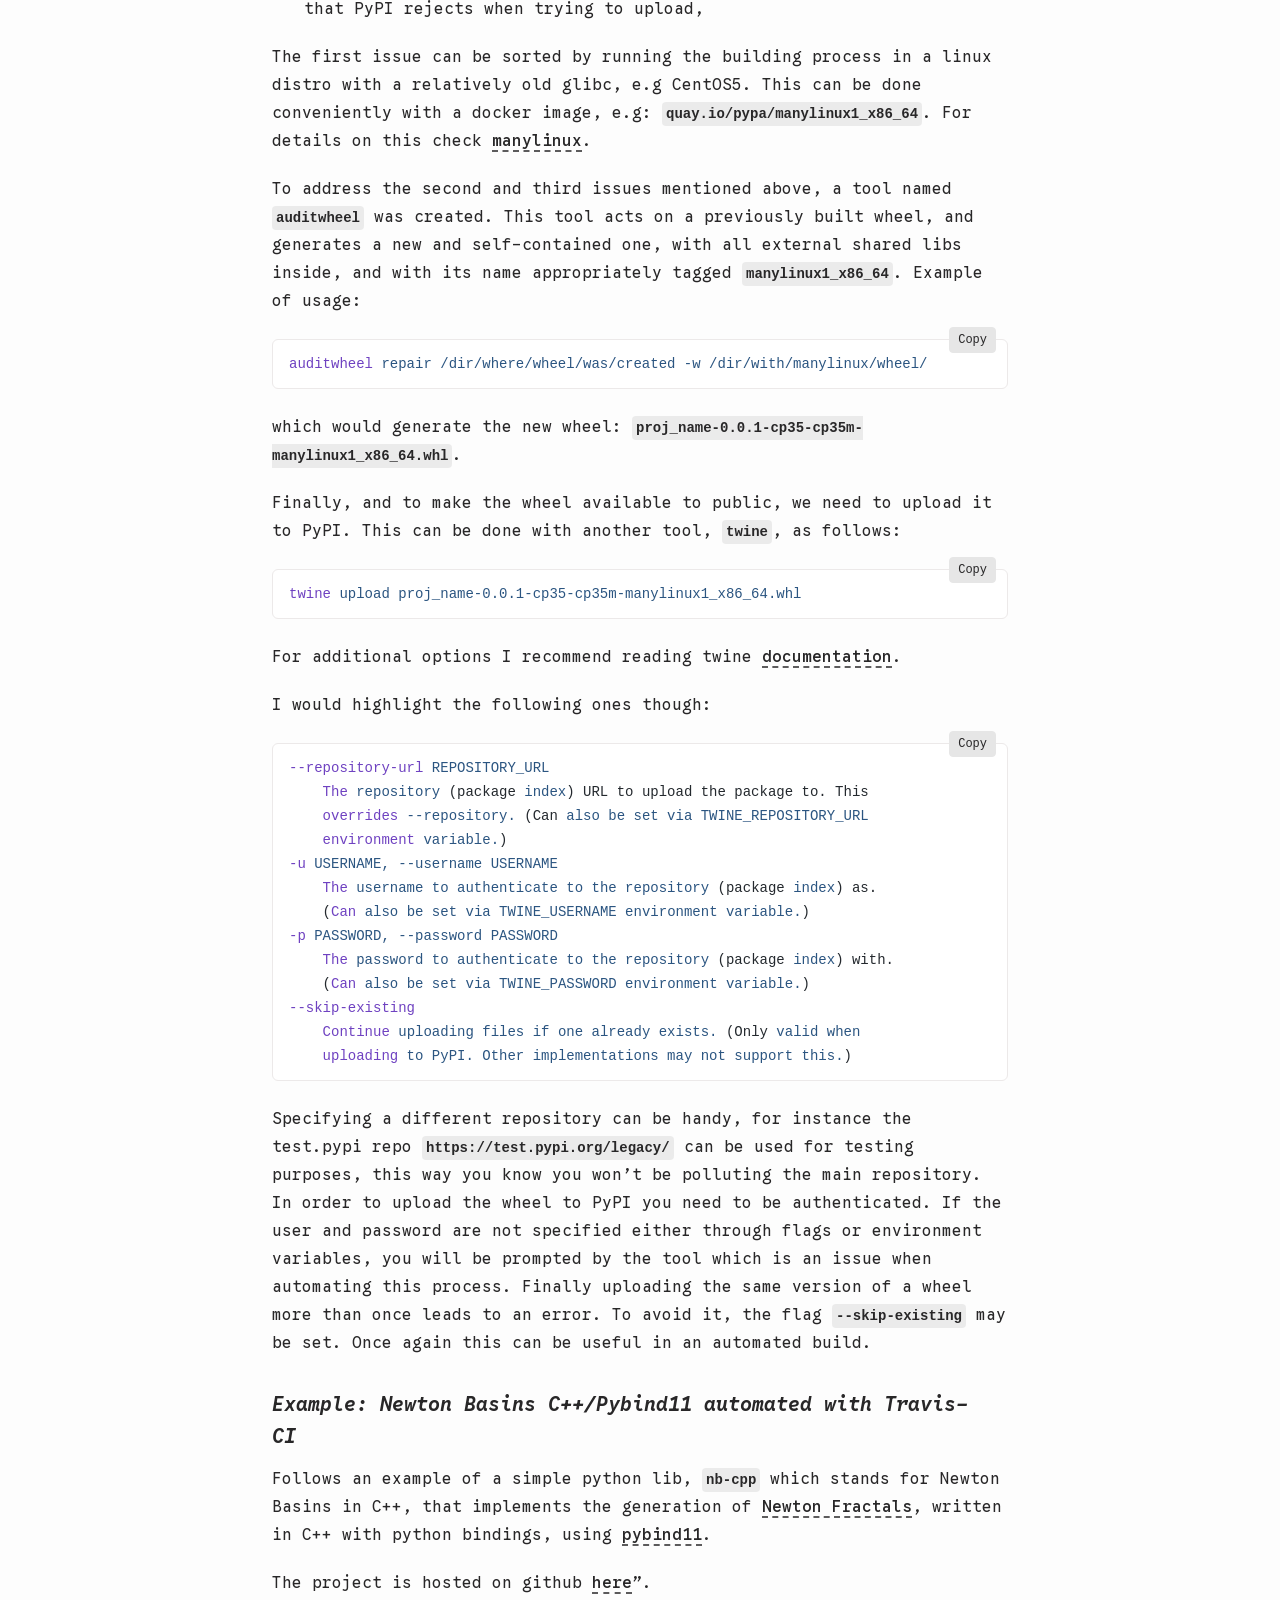
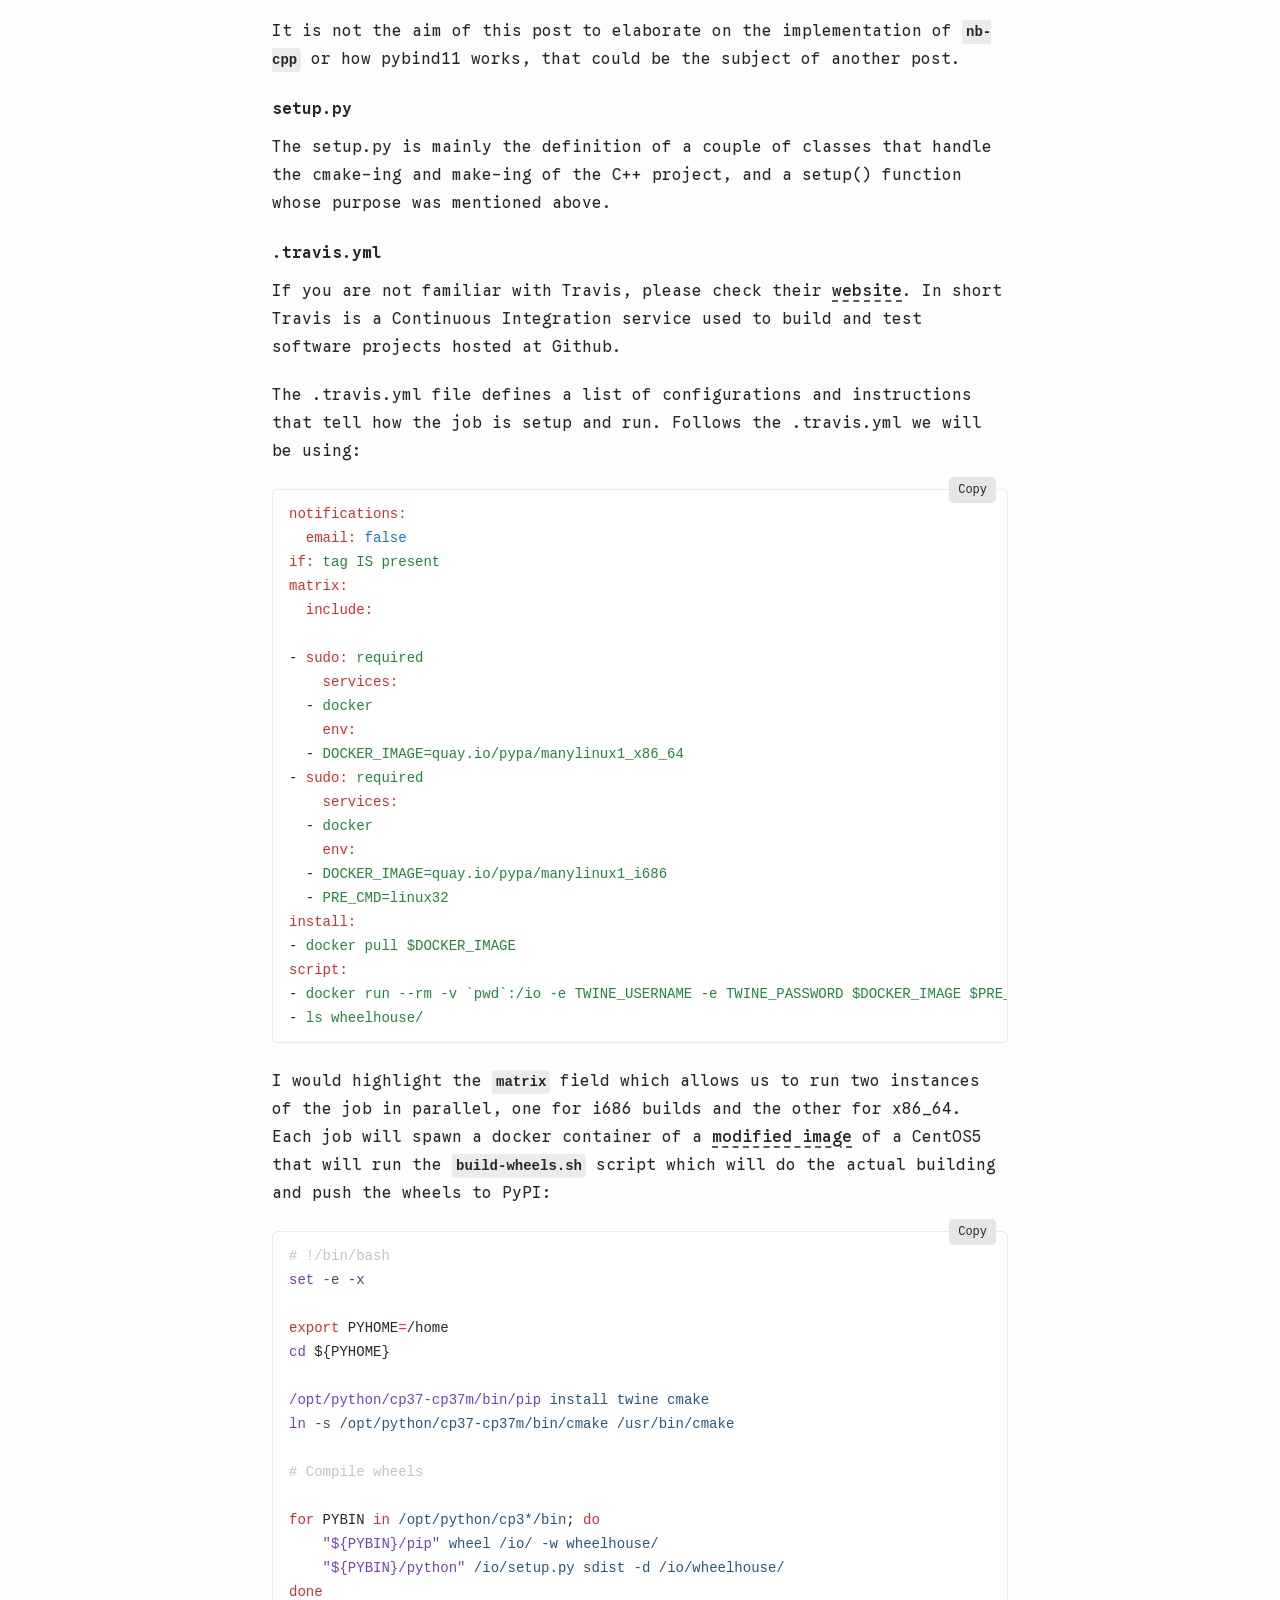
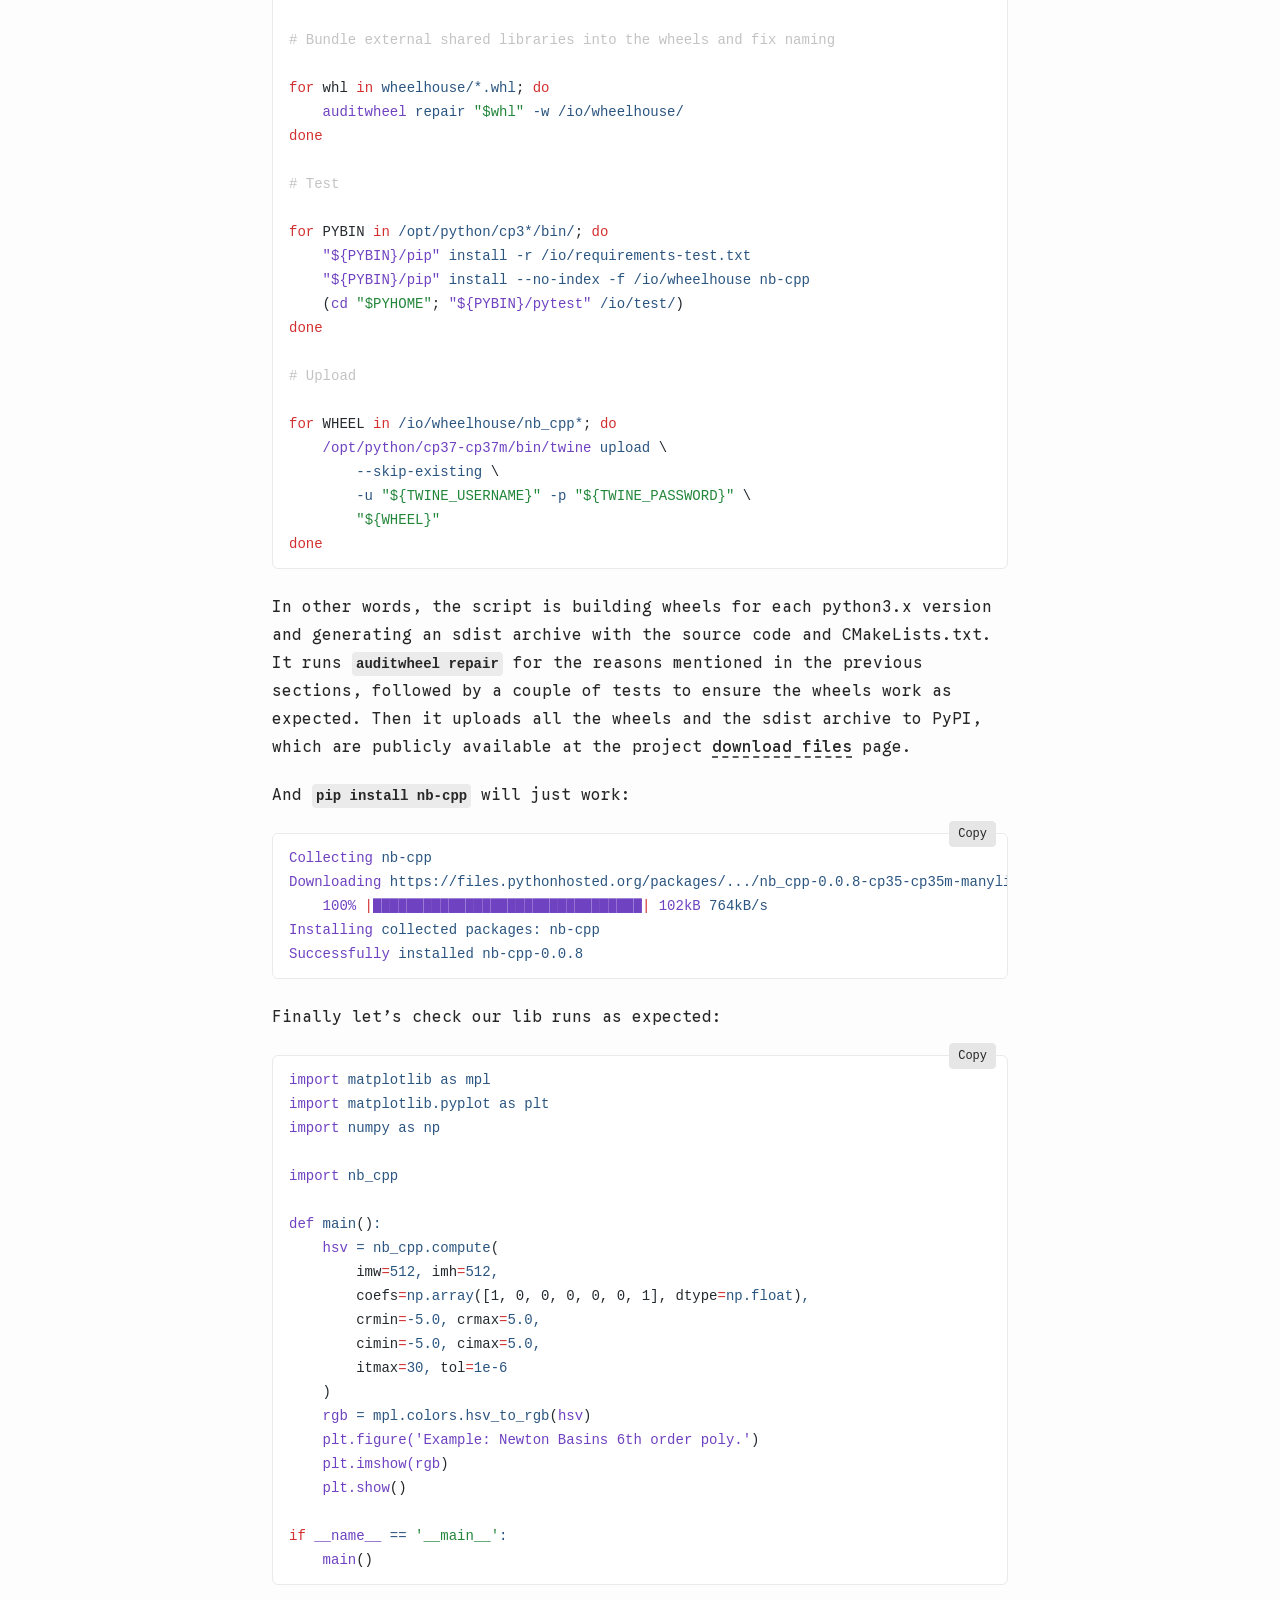
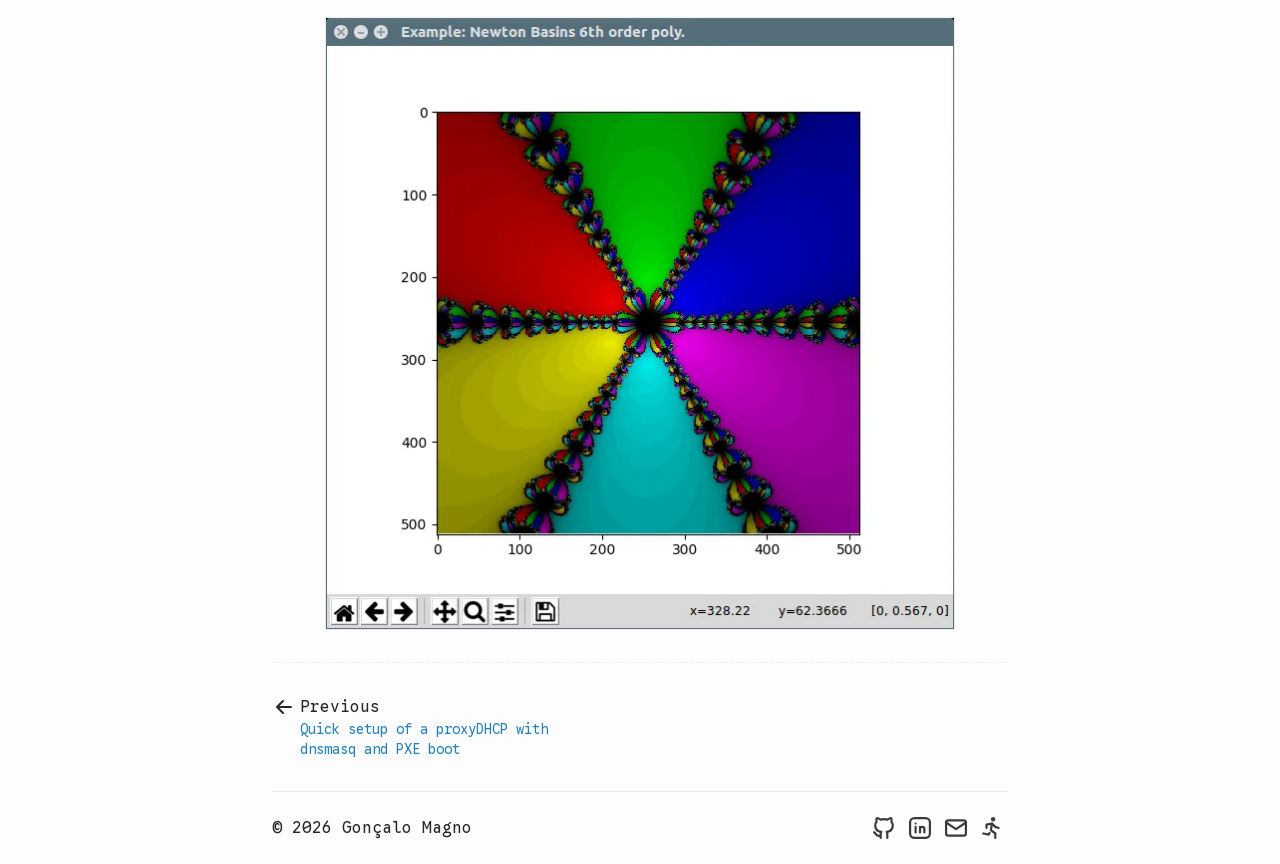
<file: jots/building-linux-wheels/index.html>
<!DOCTYPE html><html dir="ltr" lang="en" class="overflow-y-scroll scroll-smooth"> <head><meta charset="UTF-8"><meta name="viewport" content="width=device-width, initial-scale=1"><link rel="icon" href="/favicon.ico" sizes="any"><link rel="icon" type="image/png" sizes="32x32" href="/favicon-32x32.png"><link rel="icon" type="image/png" sizes="16x16" href="/favicon-16x16.png"><link rel="apple-touch-icon" href="/apple-touch-icon.png"><link rel="canonical" href="https://gmagno.dev/jots/building-linux-wheels/"><meta name="generator" content="Astro v6.4.8"><!-- Font --><style>@font-face{font-family:"Google Sans Code-5ae7b750321b82c0";src:url("/_astro/fonts/635516ef85c6f17e.woff2") format("woff2"), url("/_astro/fonts/58ebb83dea46c05d.woff") format("woff");font-display:swap;unicode-range:U+0000-00FF,U+0131,U+0152-0153,U+02BB-02BC,U+02C6,U+02DA,U+02DC,U+0304,U+0308,U+0329,U+2000-206F,U+20AC,U+2122,U+2191,U+2193,U+2212,U+2215,U+FEFF,U+FFFD;font-weight:300;font-style:normal;}@font-face{font-family:"Google Sans Code-5ae7b750321b82c0";src:url("/_astro/fonts/14a7d89c317d8e69.woff2") format("woff2"), url("/_astro/fonts/700593f7aaf9e3dd.woff") format("woff");font-display:swap;unicode-range:U+0000-00FF,U+0131,U+0152-0153,U+02BB-02BC,U+02C6,U+02DA,U+02DC,U+0304,U+0308,U+0329,U+2000-206F,U+20AC,U+2122,U+2191,U+2193,U+2212,U+2215,U+FEFF,U+FFFD;font-weight:300;font-style:italic;}@font-face{font-family:"Google Sans Code-5ae7b750321b82c0";src:url("/_astro/fonts/8b1b619d98af7dc9.woff2") format("woff2"), url("/_astro/fonts/482426bf1d2889c4.woff") format("woff");font-display:swap;unicode-range:U+0000-00FF,U+0131,U+0152-0153,U+02BB-02BC,U+02C6,U+02DA,U+02DC,U+0304,U+0308,U+0329,U+2000-206F,U+20AC,U+2122,U+2191,U+2193,U+2212,U+2215,U+FEFF,U+FFFD;font-weight:400;font-style:normal;}@font-face{font-family:"Google Sans Code-5ae7b750321b82c0";src:url("/_astro/fonts/5dd407fc4d42f2dc.woff2") format("woff2"), url("/_astro/fonts/a7e61dad64f00024.woff") format("woff");font-display:swap;unicode-range:U+0000-00FF,U+0131,U+0152-0153,U+02BB-02BC,U+02C6,U+02DA,U+02DC,U+0304,U+0308,U+0329,U+2000-206F,U+20AC,U+2122,U+2191,U+2193,U+2212,U+2215,U+FEFF,U+FFFD;font-weight:400;font-style:italic;}@font-face{font-family:"Google Sans Code-5ae7b750321b82c0";src:url("/_astro/fonts/7ddfa72deb3c5c2f.woff2") format("woff2"), url("/_astro/fonts/2614d6fb2beaff9d.woff") format("woff");font-display:swap;unicode-range:U+0000-00FF,U+0131,U+0152-0153,U+02BB-02BC,U+02C6,U+02DA,U+02DC,U+0304,U+0308,U+0329,U+2000-206F,U+20AC,U+2122,U+2191,U+2193,U+2212,U+2215,U+FEFF,U+FFFD;font-weight:500;font-style:normal;}@font-face{font-family:"Google Sans Code-5ae7b750321b82c0";src:url("/_astro/fonts/a455c5f7165cbf06.woff2") format("woff2"), url("/_astro/fonts/d64181f5eb9faff7.woff") format("woff");font-display:swap;unicode-range:U+0000-00FF,U+0131,U+0152-0153,U+02BB-02BC,U+02C6,U+02DA,U+02DC,U+0304,U+0308,U+0329,U+2000-206F,U+20AC,U+2122,U+2191,U+2193,U+2212,U+2215,U+FEFF,U+FFFD;font-weight:500;font-style:italic;}@font-face{font-family:"Google Sans Code-5ae7b750321b82c0";src:url("/_astro/fonts/1a762c413331635c.woff2") format("woff2"), url("/_astro/fonts/cf6b5b7e1761fca4.woff") format("woff");font-display:swap;unicode-range:U+0000-00FF,U+0131,U+0152-0153,U+02BB-02BC,U+02C6,U+02DA,U+02DC,U+0304,U+0308,U+0329,U+2000-206F,U+20AC,U+2122,U+2191,U+2193,U+2212,U+2215,U+FEFF,U+FFFD;font-weight:600;font-style:normal;}@font-face{font-family:"Google Sans Code-5ae7b750321b82c0";src:url("/_astro/fonts/14f3ad2a1d07ebdf.woff2") format("woff2"), url("/_astro/fonts/8ac43efa87c5e55a.woff") format("woff");font-display:swap;unicode-range:U+0000-00FF,U+0131,U+0152-0153,U+02BB-02BC,U+02C6,U+02DA,U+02DC,U+0304,U+0308,U+0329,U+2000-206F,U+20AC,U+2122,U+2191,U+2193,U+2212,U+2215,U+FEFF,U+FFFD;font-weight:600;font-style:italic;}@font-face{font-family:"Google Sans Code-5ae7b750321b82c0";src:url("/_astro/fonts/8223fbc760d10cea.woff2") format("woff2"), url("/_astro/fonts/1dc24438d5c59ba8.woff") format("woff");font-display:swap;unicode-range:U+0000-00FF,U+0131,U+0152-0153,U+02BB-02BC,U+02C6,U+02DA,U+02DC,U+0304,U+0308,U+0329,U+2000-206F,U+20AC,U+2122,U+2191,U+2193,U+2212,U+2215,U+FEFF,U+FFFD;font-weight:700;font-style:normal;}@font-face{font-family:"Google Sans Code-5ae7b750321b82c0";src:url("/_astro/fonts/36782f3f7df93843.woff2") format("woff2"), url("/_astro/fonts/a2fca12ade8135c9.woff") format("woff");font-display:swap;unicode-range:U+0000-00FF,U+0131,U+0152-0153,U+02BB-02BC,U+02C6,U+02DA,U+02DC,U+0304,U+0308,U+0329,U+2000-206F,U+20AC,U+2122,U+2191,U+2193,U+2212,U+2215,U+FEFF,U+FFFD;font-weight:700;font-style:italic;}@font-face{font-family:"Google Sans Code-5ae7b750321b82c0 fallback: Courier New";src:local("Courier New");font-display:swap;font-weight:300;font-style:normal;size-adjust:99.9837%;ascent-override:96.6157%;descent-override:28.6047%;}@font-face{font-family:"Google Sans Code-5ae7b750321b82c0 fallback: Courier New";src:local("Courier New");font-display:swap;font-weight:300;font-style:italic;size-adjust:99.9837%;ascent-override:96.6157%;descent-override:28.6047%;}@font-face{font-family:"Google Sans Code-5ae7b750321b82c0 fallback: Courier New";src:local("Courier New");font-display:swap;font-weight:400;font-style:normal;size-adjust:99.9837%;ascent-override:96.6157%;descent-override:28.6047%;}@font-face{font-family:"Google Sans Code-5ae7b750321b82c0 fallback: Courier New";src:local("Courier New");font-display:swap;font-weight:400;font-style:italic;size-adjust:99.9837%;ascent-override:96.6157%;descent-override:28.6047%;}@font-face{font-family:"Google Sans Code-5ae7b750321b82c0 fallback: Courier New";src:local("Courier New");font-display:swap;font-weight:500;font-style:normal;size-adjust:99.9837%;ascent-override:96.6157%;descent-override:28.6047%;}@font-face{font-family:"Google Sans Code-5ae7b750321b82c0 fallback: Courier New";src:local("Courier New");font-display:swap;font-weight:500;font-style:italic;size-adjust:99.9837%;ascent-override:96.6157%;descent-override:28.6047%;}@font-face{font-family:"Google Sans Code-5ae7b750321b82c0 fallback: Courier New";src:local("Courier New");font-display:swap;font-weight:600;font-style:normal;size-adjust:99.9837%;ascent-override:96.6157%;descent-override:28.6047%;}@font-face{font-family:"Google Sans Code-5ae7b750321b82c0 fallback: Courier New";src:local("Courier New");font-display:swap;font-weight:600;font-style:italic;size-adjust:99.9837%;ascent-override:96.6157%;descent-override:28.6047%;}@font-face{font-family:"Google Sans Code-5ae7b750321b82c0 fallback: Courier New";src:local("Courier New");font-display:swap;font-weight:700;font-style:normal;size-adjust:99.9837%;ascent-override:96.6157%;descent-override:28.6047%;}@font-face{font-family:"Google Sans Code-5ae7b750321b82c0 fallback: Courier New";src:local("Courier New");font-display:swap;font-weight:700;font-style:italic;size-adjust:99.9837%;ascent-override:96.6157%;descent-override:28.6047%;}:root{--font-google-sans-code:"Google Sans Code-5ae7b750321b82c0","Google Sans Code-5ae7b750321b82c0 fallback: Courier New",monospace;}</style><link rel="preload" href="/_astro/fonts/8b1b619d98af7dc9.woff2" as="font" type="font/woff2" crossorigin><!-- Primary meta --><title>Building python wheels for many linux-es | Gonçalo Magno</title><meta name="title" content="Building python wheels for many linux-es | Gonçalo Magno"><meta name="description" content="On building and pushing python wheels for Linux. An example is shown with nb-cpp, a python package implemented in C++ with pybind11."><meta name="author" content="Gonçalo Magno"><link rel="sitemap" href="/sitemap-index.xml"><!-- Open Graph --><meta property="og:type" content="website"><meta property="og:site_name" content="Gonçalo Magno"><meta property="og:title" content="Building python wheels for many linux-es | Gonçalo Magno"><meta property="og:description" content="On building and pushing python wheels for Linux. An example is shown with nb-cpp, a python package implemented in C++ with pybind11."><meta property="og:url" content="https://gmagno.dev/jots/building-linux-wheels/"><meta property="og:image" content="https://gmagno.dev/jots/building-linux-wheels/index.png"><!-- Twitter / X --><meta property="twitter:card" content="summary_large_image"><meta property="twitter:url" content="https://gmagno.dev/jots/building-linux-wheels/"><meta property="twitter:title" content="Building python wheels for many linux-es | Gonçalo Magno"><meta property="twitter:description" content="On building and pushing python wheels for Linux. An example is shown with nb-cpp, a python package implemented in C++ with pybind11."><meta property="twitter:image" content="https://gmagno.dev/jots/building-linux-wheels/index.png"><!-- RSS autodiscovery --><link rel="alternate" type="application/rss+xml" title="Gonçalo Magno" href="https://gmagno.dev/rss.xml"><!-- Filled at runtime by theme.ts to match the current background colour --><meta name="theme-color" content=""><!-- Extra head content injected by child layouts (e.g. JSON-LD, article meta) -->  <meta property="og:type" content="article"> <meta property="article:published_time" content="2019-01-27T00:00:00.000Z"><script type="application/ld+json">{"@context":"https://schema.org","@type":"BlogPosting","headline":"Building python wheels for many linux-es | Gonçalo Magno","image":"https://gmagno.dev/jots/building-linux-wheels/index.png","datePublished":"2019-01-27T00:00:00.000Z","author":[{"@type":"Person","name":"Gonçalo Magno","url":"https://gmagno.dev"}]}</script> <!--
      Inline FOUC-prevention script: sets data-theme on <html> before
      the browser paints. Runs synchronously, no defer/async.
    --><script>
      (function () {
        const stored = localStorage.getItem("theme");
        const prefersDark = window.matchMedia(
          "(prefers-color-scheme: dark)"
        ).matches;
        const theme = stored ?? (prefersDark ? "dark" : "light");
        const root = document.firstElementChild;
        root?.setAttribute("data-theme", theme);
        root?.classList.toggle("dark", theme === "dark");
        // Expose value so theme.ts can skip re-detection.
        window.__theme = { value: theme };
      })();
    </script><meta name="astro-view-transitions-enabled" content="true"><meta name="astro-view-transitions-fallback" content="animate"><script type="module" src="/_astro/ClientRouter.astro_astro_type_script_index_0_lang.CAqDO0tx.js"></script><script async src="https://www.googletagmanager.com/gtag/js?id=G-JBZ15QNYH9"></script><script>window.dataLayer=window.dataLayer||[];function gtag(){dataLayer.push(arguments);}gtag("js",new Date());gtag("config","G-JBZ15QNYH9",{send_page_view:false});document.addEventListener("astro:page-load",function(){gtag("event","page_view",{page_location:location.href,page_title:document.title});});</script><link rel="stylesheet" href="/_astro/Footer.wb6rhVLH.css"></head> <body class="bg-background font-app text-foreground selection:bg-accent/75 selection:text-accent-foreground flex min-h-svh flex-col">    <a id="skip-to-content" href="#main-content" class="bg-background text-accent absolute inset-s-16 -top-full z-50 px-3 py-2 backdrop-blur-lg transition-all focus:top-4"> Skip to content </a> <header class="app-layout flex flex-col items-center justify-between sm:flex-row"> <div class="border-border bg-background relative flex w-full items-baseline justify-between border-b py-4 sm:items-center sm:py-6"> <a href="/" class="absolute py-1 text-xl leading-8 font-semibold whitespace-nowrap sm:static sm:my-auto sm:text-2xl sm:leading-none"> Gonçalo Magno </a> <nav id="nav-menu" class="flex w-full flex-col items-center sm:ms-2 sm:flex-row sm:justify-end sm:space-x-4 sm:py-0"> <button id="menu-btn" class="focus-outline self-end p-2 sm:hidden" aria-label="Open menu" aria-expanded="false" aria-controls="menu-items" data-label-open="Open menu" data-label-close="Close menu"> <svg width="24" height="24" fill="none" stroke="currentColor" stroke-linecap="round" stroke-linejoin="round" stroke-width="2" class="hidden" viewBox="0 0 24 24" id="close-icon"><path stroke="none" d="M0 0h24v24H0z" /><path d="M18 6 6 18M6 6l12 12" /></svg> <svg width="24" height="24" fill="none" stroke="currentColor" stroke-linecap="round" stroke-linejoin="round" stroke-width="2" class="icon icon-tabler icons-tabler-outline icon-tabler-menu-deep" viewBox="0 0 24 24" id="menu-icon"><path stroke="none" d="M0 0h24v24H0z" /><path d="M4 6h16M7 12h13M10 18h10" /></svg> </button> <ul id="menu-items" class="[&>li>a]:hover:text-accent mt-4 hidden w-44 grid-cols-2 place-content-center gap-2 sm:mt-0 sm:flex sm:w-auto sm:gap-x-5 sm:gap-y-0 sm:[&>li]:h-8 [&>li>a]:block [&>li>a]:px-4 [&>li>a]:py-3 [&>li>a]:text-center [&>li>a]:font-medium sm:[&>li>a]:px-2 sm:[&>li>a]:py-1"> <li class="col-span-2"> <a href="/"> Home </a> </li> <li class="col-span-2"> <a href="/cv/"> CV </a> </li> <li class="col-span-2"> <a href="/jots/" class="active-nav"> Jots </a> </li> <li class="col-span-1 flex items-center justify-center"> <button id="theme-btn" class="focus-outline hover:[&>svg]:stroke-accent relative size-12 p-4 sm:size-8" title="Toggle theme" aria-label="auto" aria-live="polite"> <svg width="24" height="24" fill="none" stroke="currentColor" stroke-linecap="round" stroke-linejoin="round" stroke-width="2" class="absolute top-[50%] left-[50%] translate-[-50%] scale-100 rotate-0 transition-all dark:scale-0 dark:-rotate-90" viewBox="0 0 24 24"><path stroke="none" d="M0 0h24v24H0z" /><path d="M12 3h.393a7.5 7.5 0 0 0 7.92 12.446A9 9 0 1 1 12 2.992z" /></svg> <svg width="24" height="24" fill="none" stroke="currentColor" stroke-linecap="round" stroke-linejoin="round" stroke-width="2" class="absolute top-[50%] left-[50%] translate-[-50%] scale-0 rotate-90 transition-all dark:scale-100 dark:rotate-0" viewBox="0 0 24 24"><path stroke="none" d="M0 0h24v24H0z" /><path d="M14.828 14.828a4 4 0 1 0-5.656-5.656 4 4 0 0 0 5.656 5.656M6.343 17.657l-1.414 1.414M6.343 6.343 4.929 4.929M17.657 6.343l1.414-1.414M17.657 17.657l1.414 1.414M4 12H2M12 4V2M20 12h2M12 20v2" /></svg> </button> </li> </ul> </nav> </div> </header> <script type="module">function c(){const e=document.querySelector("#menu-btn"),t=document.querySelector("#menu-items"),n=document.querySelector("#menu-icon"),s=document.querySelector("#close-icon");if(!e||!t||!n||!s)return;const a=e.dataset.labelOpen??"Open menu",l=e.dataset.labelClose??"Close menu";e.addEventListener("click",()=>{const o=e.getAttribute("aria-expanded")==="true";e.setAttribute("aria-expanded",o?"false":"true"),e.setAttribute("aria-label",o?a:l),t.classList.toggle("hidden"),t.classList.toggle("grid"),n.classList.toggle("hidden"),s.classList.toggle("hidden")})}c();document.addEventListener("astro:after-swap",c);</script> <div class="app-layout flex items-center justify-start"><a id="back-button" href="/" class="group inline-flex items-center gap-1 hover:text-accent focus-outline hover:text-foreground/75 -ms-2 mt-8 mb-2"> <svg width="24" height="24" fill="none" stroke="currentColor" stroke-linecap="round" stroke-linejoin="round" stroke-width="2" class="inline-block size-6 rtl:rotate-180" viewBox="0 0 24 24"><path stroke="none" d="M0 0h24v24H0z" /><path d="m15 6-6 6 6 6" /></svg><span>Go back</span> </a></div><script type="module">function o(){const t=document.querySelector("#back-button"),e=sessionStorage.getItem("backUrl");e&&t&&(t.href=e)}document.addEventListener("astro:page-load",o);o();</script> <main id="main-content" class="app-layout" data-pagefind-body> <h1 style="view-transition-name:building-python-wheels-for-many-linux-es" class="text-accent inline-block text-2xl font-bold sm:text-3xl"> Building python wheels for many linux-es </h1> <div class="my-2 flex items-center gap-2"> <div class="text-muted-foreground flex items-center gap-x-2"> <svg width="24" height="24" fill="none" stroke="currentColor" stroke-linecap="round" stroke-linejoin="round" stroke-width="2" class="inline-block size-6 min-w-5.5" viewBox="0 0 24 24"><path stroke="none" d="M0 0h24v24H0z" /><path d="M4 7a2 2 0 0 1 2-2h12a2 2 0 0 1 2 2v12a2 2 0 0 1-2 2H6a2 2 0 0 1-2-2zM16 3v4M8 3v4M4 11h16M7 14h.013M10.01 14h.005M13.01 14h.005M16.015 14h.005M13.015 17h.005M7.01 17h.005M10.01 17h.005" /></svg>  <time class="text-sm sm:text-base" datetime="2019-01-27T00:00:00.000Z"> 27 Jan, 2019 </time> </div> <span aria-hidden="true" class="text-muted-foreground max-sm:hidden hidden">
|
</span>  </div> <article id="article" class="mt-8 w-full app-prose max-w-app prose-pre:bg-(--shiki-light-bg) dark:prose-pre:bg-(--shiki-dark-bg)"> <blockquote><p>On building and pushing python wheels for Linux. An example is shown with <a href="https://github.com/gmagno/nb-cpp">nb-cpp</a>, a python package implemented in C++ with <a href="https://github.com/pybind/pybind11">pybind11</a>.</p></blockquote>
<p><img alt="Photo by Austrian National Library" loading="lazy" decoding="async" width="2976" height="2004" src="/_astro/austrian-national-library-tuzqM1L1l-Q-unsplash.CAdAxx1D_Z21kuzO.webp" srcset=""></p>
<p><em>Photo by <a href="https://unsplash.com/photos/tuzqM1L1l-Q">Austrian National Library</a></em></p>
<p>Packaging and distributing is certainly one crucial step in the process of creating an app/lib. This is the moment you expose your app to the world,hopefully in a way that people can easily install.
However, python is not known for its reputation with packaging, specifically for Linux based platforms where glibc version may differ among distros and building and distributing portable binaries can be challenging. Effort to simplify this process led to the creation of <a href="https://github.com/pypa/manylinux">manylinux</a> and <a href="https://www.python.org/dev/peps/pep-0513">PEP513</a>, which will be referred in the following sections.</p>
<p>For now let’s start with how the app/lib directory should be structured.</p>
<h3 id="project-directory-structure">Project directory structure</h3>
<p>Although not mandatory, the project directory should follow a standard structure. Here’s the dir structure being followed:</p>
<pre class="astro-code astro-code-themes min-light night-owl" style="--shiki-light:#24292eff;--shiki-dark:#d6deeb;--shiki-light-bg:#ffffff;--shiki-dark-bg:#011627; overflow-x: auto;--file-name-offset: -0.75rem;" tabindex="0" data-language="bash"><code><span class="line"><span style="--shiki-light:#6F42C1;--shiki-light-font-style:inherit;--shiki-dark:#82AAFF;--shiki-dark-font-style:italic">    proj-name/</span></span>
<span class="line"><span style="--shiki-light:#6F42C1;--shiki-light-font-style:inherit;--shiki-dark:#82AAFF;--shiki-dark-font-style:italic">    ├─</span><span style="--shiki-light:#2B5581;--shiki-dark:#ECC48D"> proj_name/</span></span>
<span class="line"><span style="--shiki-light:#6F42C1;--shiki-light-font-style:inherit;--shiki-dark:#82AAFF;--shiki-dark-font-style:italic">    │</span><span style="--shiki-light:#2B5581;--shiki-dark:#ECC48D">  ├─</span><span style="--shiki-light:#2B5581;--shiki-dark:#ECC48D"> __init__.py</span></span>
<span class="line"><span style="--shiki-light:#6F42C1;--shiki-light-font-style:inherit;--shiki-dark:#82AAFF;--shiki-dark-font-style:italic">    │</span><span style="--shiki-light:#2B5581;--shiki-dark:#ECC48D">  ├─</span><span style="--shiki-light:#2B5581;--shiki-dark:#ECC48D"> proj_name.py</span></span>
<span class="line"><span style="--shiki-light:#6F42C1;--shiki-light-font-style:inherit;--shiki-dark:#82AAFF;--shiki-dark-font-style:italic">    │</span><span style="--shiki-light:#2B5581;--shiki-dark:#ECC48D">  ├─</span><span style="--shiki-light:#2B5581;--shiki-dark:#ECC48D"> foo.py</span></span>
<span class="line"><span style="--shiki-light:#6F42C1;--shiki-light-font-style:inherit;--shiki-dark:#82AAFF;--shiki-dark-font-style:italic">    │</span><span style="--shiki-light:#2B5581;--shiki-dark:#ECC48D">  ├─</span><span style="--shiki-light:#2B5581;--shiki-dark:#ECC48D"> bar.py</span></span>
<span class="line"><span style="--shiki-light:#6F42C1;--shiki-light-font-style:inherit;--shiki-dark:#82AAFF;--shiki-dark-font-style:italic">    │</span><span style="--shiki-light:#2B5581;--shiki-dark:#ECC48D">  ├─</span><span style="--shiki-light:#2B5581;--shiki-dark:#ECC48D"> ...</span></span>
<span class="line"><span style="--shiki-light:#6F42C1;--shiki-light-font-style:inherit;--shiki-dark:#82AAFF;--shiki-dark-font-style:italic">    │</span><span style="--shiki-light:#2B5581;--shiki-dark:#ECC48D">  └─</span><span style="--shiki-light:#2B5581;--shiki-dark:#ECC48D"> tests/</span></span>
<span class="line"><span style="--shiki-light:#6F42C1;--shiki-light-font-style:inherit;--shiki-dark:#82AAFF;--shiki-dark-font-style:italic">    │</span><span style="--shiki-light:#2B5581;--shiki-dark:#ECC48D">     └─</span><span style="--shiki-light:#2B5581;--shiki-dark:#ECC48D"> ...</span></span>
<span class="line"><span style="--shiki-light:#6F42C1;--shiki-light-font-style:inherit;--shiki-dark:#82AAFF;--shiki-dark-font-style:italic">    ├─</span><span style="--shiki-light:#2B5581;--shiki-dark:#ECC48D"> setup.py</span></span>
<span class="line"><span style="--shiki-light:#6F42C1;--shiki-light-font-style:inherit;--shiki-dark:#82AAFF;--shiki-dark-font-style:italic">    └─</span><span style="--shiki-light:#2B5581;--shiki-dark:#ECC48D"> .git/</span></span></code></pre>
<p>Essentially <code>proj-name/</code> can be whatever pleases you and potentially matches the name of the git repo. This is not relevant for the packaging though.</p>
<p>On the other hand <code>proj_name</code> should match the param <code>name</code> set in the <code>setup.py::setup(name='proj_name')</code> function. This is where all the source code will sit.
Once the package is pushed to PyPI it will be installable with <code>pip install proj_name</code>.</p>
<h3 id="setuptools-setuppy">Setuptools setup.py</h3>
<p>To package our app/lib we start by populating the <code>setup.py</code> script that has the metadata which will be pushed to PyPI along with the actual binaries and also describes how to build eventual extensions. In this post an example of building a C++ extension, that uses pybind11, is shown. The script should call a <code>setup()</code> function which at the bare minimum passes the arguments <code>name</code>, <code>version</code> and <code>packages</code>. The first two are self-explanatory, and the latter is a list of module names that should be
packaged. Instead of manually listing the modules, one can use the function <code>setuptools.findpackages</code> which will conveniently do exactly that.
Follows an example of a <code>setup()</code> function with a few more arguments:</p>
<pre class="astro-code astro-code-themes min-light night-owl" style="--shiki-light:#24292eff;--shiki-dark:#d6deeb;--shiki-light-bg:#ffffff;--shiki-dark-bg:#011627; overflow-x: auto;--file-name-offset: -0.75rem;" tabindex="0" data-language="python"><code><span class="line"><span style="--shiki-light:#6F42C1;--shiki-dark:#B2CCD6">setup</span><span style="--shiki-light:#212121;--shiki-dark:#D6DEEB">(</span></span>
<span class="line"><span style="--shiki-light:#212121;--shiki-dark:#D7DBE0">    name</span><span style="--shiki-light:#D32F2F;--shiki-dark:#C792EA">=</span><span style="--shiki-light:#22863A;--shiki-dark:#D9F5DD">'</span><span style="--shiki-light:#22863A;--shiki-dark:#ECC48D">proj_name</span><span style="--shiki-light:#22863A;--shiki-dark:#D9F5DD">'</span><span style="--shiki-light:#212121;--shiki-dark:#D9F5DD">,</span></span>
<span class="line"><span style="--shiki-light:#212121;--shiki-dark:#D7DBE0">    version</span><span style="--shiki-light:#D32F2F;--shiki-dark:#C792EA">=</span><span style="--shiki-light:#22863A;--shiki-dark:#D9F5DD">'</span><span style="--shiki-light:#22863A;--shiki-dark:#ECC48D">0.0.1</span><span style="--shiki-light:#22863A;--shiki-dark:#D9F5DD">'</span><span style="--shiki-light:#212121;--shiki-dark:#D9F5DD">,</span></span>
<span class="line"><span style="--shiki-light:#212121;--shiki-dark:#D7DBE0">    author</span><span style="--shiki-light:#D32F2F;--shiki-dark:#C792EA">=</span><span style="--shiki-light:#22863A;--shiki-dark:#D9F5DD">'</span><span style="--shiki-light:#22863A;--shiki-dark:#ECC48D">author</span><span style="--shiki-light:#22863A;--shiki-dark:#D9F5DD">'</span><span style="--shiki-light:#212121;--shiki-dark:#D9F5DD">,</span></span>
<span class="line"><span style="--shiki-light:#212121;--shiki-dark:#D7DBE0">    author_email</span><span style="--shiki-light:#D32F2F;--shiki-dark:#C792EA">=</span><span style="--shiki-light:#22863A;--shiki-dark:#D9F5DD">'</span><span style="--shiki-light:#22863A;--shiki-dark:#ECC48D">user@domain.com</span><span style="--shiki-light:#22863A;--shiki-dark:#D9F5DD">'</span><span style="--shiki-light:#212121;--shiki-dark:#D9F5DD">,</span></span>
<span class="line"><span style="--shiki-light:#212121;--shiki-dark:#D7DBE0">    description</span><span style="--shiki-light:#D32F2F;--shiki-dark:#C792EA">=</span><span style="--shiki-light:#22863A;--shiki-dark:#D9F5DD">'</span><span style="--shiki-light:#22863A;--shiki-dark:#ECC48D">A short description of the app/lib</span><span style="--shiki-light:#22863A;--shiki-dark:#D9F5DD">'</span><span style="--shiki-light:#212121;--shiki-dark:#D9F5DD">,</span></span>
<span class="line"><span style="--shiki-light:#212121;--shiki-dark:#D7DBE0">    long_description</span><span style="--shiki-light:#D32F2F;--shiki-dark:#C792EA">=</span><span style="--shiki-light:#22863A;--shiki-dark:#D9F5DD">'</span><span style="--shiki-light:#22863A;--shiki-dark:#ECC48D">A longer one</span><span style="--shiki-light:#22863A;--shiki-dark:#D9F5DD">'</span><span style="--shiki-light:#212121;--shiki-dark:#D9F5DD">,</span></span>
<span class="line"><span style="--shiki-light:#212121;--shiki-dark:#D7DBE0">    ext_modules</span><span style="--shiki-light:#D32F2F;--shiki-dark:#C792EA">=</span><span style="--shiki-light:#212121;--shiki-dark:#D9F5DD">[</span><span style="--shiki-light:#6F42C1;--shiki-dark:#B2CCD6">CMakeExtension</span><span style="--shiki-light:#212121;--shiki-dark:#D6DEEB">(</span><span style="--shiki-light:#22863A;--shiki-dark:#D9F5DD">'</span><span style="--shiki-light:#22863A;--shiki-dark:#ECC48D">proj_name</span><span style="--shiki-light:#22863A;--shiki-dark:#D9F5DD">'</span><span style="--shiki-light:#212121;--shiki-dark:#D6DEEB">)</span><span style="--shiki-light:#212121;--shiki-dark:#D9F5DD">],</span></span>
<span class="line"><span style="--shiki-light:#212121;--shiki-dark:#D7DBE0">    cmdclass</span><span style="--shiki-light:#D32F2F;--shiki-dark:#C792EA">=</span><span style="--shiki-light:#1976D2;--shiki-dark:#C5E478">dict</span><span style="--shiki-light:#212121;--shiki-dark:#D6DEEB">(</span><span style="--shiki-light:#212121;--shiki-dark:#D7DBE0">build_ext</span><span style="--shiki-light:#D32F2F;--shiki-dark:#C792EA">=</span><span style="--shiki-light:#212121;--shiki-dark:#82AAFF">CMakeBuild</span><span style="--shiki-light:#212121;--shiki-dark:#D6DEEB">)</span><span style="--shiki-light:#212121;--shiki-dark:#D9F5DD">,</span></span>
<span class="line"><span style="--shiki-light:#212121;--shiki-dark:#D7DBE0">    packages</span><span style="--shiki-light:#D32F2F;--shiki-dark:#C792EA">=</span><span style="--shiki-light:#6F42C1;--shiki-dark:#B2CCD6">find_packages</span><span style="--shiki-light:#212121;--shiki-dark:#D6DEEB">()</span><span style="--shiki-light:#212121;--shiki-dark:#D9F5DD">,</span></span>
<span class="line"><span style="--shiki-light:#212121;--shiki-dark:#D7DBE0">    classifiers</span><span style="--shiki-light:#D32F2F;--shiki-dark:#C792EA">=</span><span style="--shiki-light:#212121;--shiki-dark:#D9F5DD">[</span></span>
<span class="line"><span style="--shiki-light:#22863A;--shiki-dark:#D9F5DD">        '</span><span style="--shiki-light:#22863A;--shiki-dark:#ECC48D">Development Status :: 3 - Alpha</span><span style="--shiki-light:#22863A;--shiki-dark:#D9F5DD">'</span><span style="--shiki-light:#212121;--shiki-dark:#82AAFF">,</span></span>
<span class="line"><span style="--shiki-light:#22863A;--shiki-dark:#D9F5DD">        '</span><span style="--shiki-light:#22863A;--shiki-dark:#ECC48D">Intended Audience :: Developers</span><span style="--shiki-light:#22863A;--shiki-dark:#D9F5DD">'</span><span style="--shiki-light:#212121;--shiki-dark:#82AAFF">,</span></span>
<span class="line"><span style="--shiki-light:#22863A;--shiki-dark:#D9F5DD">        '</span><span style="--shiki-light:#22863A;--shiki-dark:#ECC48D">License :: OSI Approved :: MIT License</span><span style="--shiki-light:#22863A;--shiki-dark:#D9F5DD">'</span><span style="--shiki-light:#212121;--shiki-dark:#82AAFF">,</span></span>
<span class="line"><span style="--shiki-light:#22863A;--shiki-dark:#D9F5DD">        '</span><span style="--shiki-light:#22863A;--shiki-dark:#ECC48D">Topic :: Scientific/Engineering</span><span style="--shiki-light:#22863A;--shiki-dark:#D9F5DD">'</span><span style="--shiki-light:#212121;--shiki-dark:#82AAFF">,</span></span>
<span class="line"><span style="--shiki-light:#22863A;--shiki-dark:#D9F5DD">        '</span><span style="--shiki-light:#22863A;--shiki-dark:#ECC48D">Programming Language :: Python :: 3</span><span style="--shiki-light:#22863A;--shiki-dark:#D9F5DD">'</span><span style="--shiki-light:#212121;--shiki-dark:#82AAFF">,</span></span>
<span class="line"><span style="--shiki-light:#212121;--shiki-dark:#D9F5DD">    ],</span></span>
<span class="line"><span style="--shiki-light:#212121;--shiki-dark:#D7DBE0">    zip_safe</span><span style="--shiki-light:#D32F2F;--shiki-dark:#C792EA">=</span><span style="--shiki-light:#1976D2;--shiki-dark:#FF5874">False</span><span style="--shiki-light:#212121;--shiki-dark:#D9F5DD">,</span></span>
<span class="line"><span style="--shiki-light:#212121;--shiki-dark:#D6DEEB">)</span></span></code></pre>
<h3 id="packaging">Packaging</h3>
<p>The actual building and packaging is done with the command <code>pip wheel</code>:</p>
<pre class="astro-code astro-code-themes min-light night-owl" style="--shiki-light:#24292eff;--shiki-dark:#d6deeb;--shiki-light-bg:#ffffff;--shiki-dark-bg:#011627; overflow-x: auto;--file-name-offset: -0.75rem;" tabindex="0" data-language="bash"><code><span class="line"><span style="--shiki-light:#6F42C1;--shiki-light-font-style:inherit;--shiki-dark:#82AAFF;--shiki-dark-font-style:italic">pip</span><span style="--shiki-light:#2B5581;--shiki-dark:#ECC48D"> wheel</span><span style="--shiki-light:#2B5581;--shiki-dark:#ECC48D"> /dir/to/proj-name/</span><span style="--shiki-light:#2B5581;--shiki-dark:#82AAFF"> -w</span><span style="--shiki-light:#2B5581;--shiki-dark:#ECC48D"> /dir/where/wheels/are/written/</span></span></code></pre>
<p>which will generate a file with extension .whl, the so called binary or wheel, for example: <code>proj_name-0.0.1-cp35-cp35m-linux_x86_64.whl</code>. This is effectively a zip file with the python modules and built extensions.
This package has a few problems though:</p>
<ol>
<li>If your linux glibc is not old enough, there is a good chance the wheels you are building won’t run on distros with older glibc’s,</li>
<li>Similarly if the app/lib depends on external shared libraries, different linux distros might have versions of these shared libs that are incompatible
with the one the project was built against,</li>
<li>The file name has a tag, <code>linux_x86_64</code> (assuming a 64bits architecture), that PyPI rejects when trying to upload,</li>
</ol>
<p>The first issue can be sorted by running the building process in a linux distro with a relatively old glibc, e.g CentOS5. This can be done conveniently with a docker image, e.g: <code>quay.io/pypa/manylinux1_x86_64</code>. For details on this check <a href="https://github.com/pypa/manylinux">manylinux</a>.</p>
<p>To address the second and third issues mentioned above, a tool named <code>auditwheel</code> was created. This tool acts on a previously built wheel, and generates a new and self-contained one, with all external shared libs inside, and with its name appropriately tagged <code>manylinux1_x86_64</code>. Example of usage:</p>
<pre class="astro-code astro-code-themes min-light night-owl" style="--shiki-light:#24292eff;--shiki-dark:#d6deeb;--shiki-light-bg:#ffffff;--shiki-dark-bg:#011627; overflow-x: auto;--file-name-offset: -0.75rem;" tabindex="0" data-language="bash"><code><span class="line"><span style="--shiki-light:#6F42C1;--shiki-light-font-style:inherit;--shiki-dark:#82AAFF;--shiki-dark-font-style:italic">auditwheel</span><span style="--shiki-light:#2B5581;--shiki-dark:#ECC48D"> repair</span><span style="--shiki-light:#2B5581;--shiki-dark:#ECC48D"> /dir/where/wheel/was/created</span><span style="--shiki-light:#2B5581;--shiki-dark:#82AAFF"> -w</span><span style="--shiki-light:#2B5581;--shiki-dark:#ECC48D"> /dir/with/manylinux/wheel/</span></span></code></pre>
<p>which would generate the new wheel:
<code>proj_name-0.0.1-cp35-cp35m-manylinux1_x86_64.whl</code>.</p>
<p>Finally, and to make the wheel available to public, we need to upload it to PyPI. This can be done with another tool, <code>twine</code>, as follows:</p>
<pre class="astro-code astro-code-themes min-light night-owl" style="--shiki-light:#24292eff;--shiki-dark:#d6deeb;--shiki-light-bg:#ffffff;--shiki-dark-bg:#011627; overflow-x: auto;--file-name-offset: -0.75rem;" tabindex="0" data-language="bash"><code><span class="line"><span style="--shiki-light:#6F42C1;--shiki-light-font-style:inherit;--shiki-dark:#82AAFF;--shiki-dark-font-style:italic">twine</span><span style="--shiki-light:#2B5581;--shiki-dark:#ECC48D"> upload</span><span style="--shiki-light:#2B5581;--shiki-dark:#ECC48D"> proj_name-0.0.1-cp35-cp35m-manylinux1_x86_64.whl</span></span></code></pre>
<p>For additional options I recommend reading twine
<a href="https://twine.readthedocs.io">documentation</a>.</p>
<p>I would highlight the following ones though:</p>
<pre class="astro-code astro-code-themes min-light night-owl" style="--shiki-light:#24292eff;--shiki-dark:#d6deeb;--shiki-light-bg:#ffffff;--shiki-dark-bg:#011627; overflow-x: auto;--file-name-offset: -0.75rem;" tabindex="0" data-language="bash"><code><span class="line"><span style="--shiki-light:#6F42C1;--shiki-light-font-style:inherit;--shiki-dark:#82AAFF;--shiki-dark-font-style:italic">--repository-url</span><span style="--shiki-light:#2B5581;--shiki-dark:#ECC48D"> REPOSITORY_URL</span></span>
<span class="line"><span style="--shiki-light:#6F42C1;--shiki-light-font-style:inherit;--shiki-dark:#82AAFF;--shiki-dark-font-style:italic">    The</span><span style="--shiki-light:#2B5581;--shiki-dark:#ECC48D"> repository</span><span style="--shiki-light:#24292EFF;--shiki-dark:#D6DEEB"> (package </span><span style="--shiki-light:#2B5581;--shiki-dark:#ECC48D">index</span><span style="--shiki-light:#24292EFF;--shiki-dark:#D6DEEB">) URL to upload the package to. This</span></span>
<span class="line"><span style="--shiki-light:#6F42C1;--shiki-light-font-style:inherit;--shiki-dark:#82AAFF;--shiki-dark-font-style:italic">    overrides</span><span style="--shiki-light:#2B5581;--shiki-dark:#82AAFF"> --repository.</span><span style="--shiki-light:#24292EFF;--shiki-dark:#D6DEEB"> (Can </span><span style="--shiki-light:#2B5581;--shiki-dark:#ECC48D">also</span><span style="--shiki-light:#2B5581;--shiki-dark:#ECC48D"> be</span><span style="--shiki-light:#2B5581;--shiki-dark:#ECC48D"> set</span><span style="--shiki-light:#2B5581;--shiki-dark:#ECC48D"> via</span><span style="--shiki-light:#2B5581;--shiki-dark:#ECC48D"> TWINE_REPOSITORY_URL</span></span>
<span class="line"><span style="--shiki-light:#6F42C1;--shiki-light-font-style:inherit;--shiki-dark:#82AAFF;--shiki-dark-font-style:italic">    environment</span><span style="--shiki-light:#2B5581;--shiki-dark:#ECC48D"> variable.</span><span style="--shiki-light:#24292EFF;--shiki-dark:#D6DEEB">)</span></span>
<span class="line"><span style="--shiki-light:#6F42C1;--shiki-light-font-style:inherit;--shiki-dark:#82AAFF;--shiki-dark-font-style:italic">-u</span><span style="--shiki-light:#2B5581;--shiki-dark:#ECC48D"> USERNAME,</span><span style="--shiki-light:#2B5581;--shiki-dark:#82AAFF"> --username</span><span style="--shiki-light:#2B5581;--shiki-dark:#ECC48D"> USERNAME</span></span>
<span class="line"><span style="--shiki-light:#6F42C1;--shiki-light-font-style:inherit;--shiki-dark:#82AAFF;--shiki-dark-font-style:italic">    The</span><span style="--shiki-light:#2B5581;--shiki-dark:#ECC48D"> username</span><span style="--shiki-light:#2B5581;--shiki-dark:#ECC48D"> to</span><span style="--shiki-light:#2B5581;--shiki-dark:#ECC48D"> authenticate</span><span style="--shiki-light:#2B5581;--shiki-dark:#ECC48D"> to</span><span style="--shiki-light:#2B5581;--shiki-dark:#ECC48D"> the</span><span style="--shiki-light:#2B5581;--shiki-dark:#ECC48D"> repository</span><span style="--shiki-light:#24292EFF;--shiki-dark:#D6DEEB"> (package </span><span style="--shiki-light:#2B5581;--shiki-dark:#ECC48D">index</span><span style="--shiki-light:#24292EFF;--shiki-dark:#D6DEEB">) as.</span></span>
<span class="line"><span style="--shiki-light:#24292EFF;--shiki-dark:#D6DEEB">    (</span><span style="--shiki-light:#6F42C1;--shiki-light-font-style:inherit;--shiki-dark:#82AAFF;--shiki-dark-font-style:italic">Can</span><span style="--shiki-light:#2B5581;--shiki-dark:#ECC48D"> also</span><span style="--shiki-light:#2B5581;--shiki-dark:#ECC48D"> be</span><span style="--shiki-light:#2B5581;--shiki-dark:#ECC48D"> set</span><span style="--shiki-light:#2B5581;--shiki-dark:#ECC48D"> via</span><span style="--shiki-light:#2B5581;--shiki-dark:#ECC48D"> TWINE_USERNAME</span><span style="--shiki-light:#2B5581;--shiki-dark:#ECC48D"> environment</span><span style="--shiki-light:#2B5581;--shiki-dark:#ECC48D"> variable.</span><span style="--shiki-light:#24292EFF;--shiki-dark:#D6DEEB">)</span></span>
<span class="line"><span style="--shiki-light:#6F42C1;--shiki-light-font-style:inherit;--shiki-dark:#82AAFF;--shiki-dark-font-style:italic">-p</span><span style="--shiki-light:#2B5581;--shiki-dark:#ECC48D"> PASSWORD,</span><span style="--shiki-light:#2B5581;--shiki-dark:#82AAFF"> --password</span><span style="--shiki-light:#2B5581;--shiki-dark:#ECC48D"> PASSWORD</span></span>
<span class="line"><span style="--shiki-light:#6F42C1;--shiki-light-font-style:inherit;--shiki-dark:#82AAFF;--shiki-dark-font-style:italic">    The</span><span style="--shiki-light:#2B5581;--shiki-dark:#ECC48D"> password</span><span style="--shiki-light:#2B5581;--shiki-dark:#ECC48D"> to</span><span style="--shiki-light:#2B5581;--shiki-dark:#ECC48D"> authenticate</span><span style="--shiki-light:#2B5581;--shiki-dark:#ECC48D"> to</span><span style="--shiki-light:#2B5581;--shiki-dark:#ECC48D"> the</span><span style="--shiki-light:#2B5581;--shiki-dark:#ECC48D"> repository</span><span style="--shiki-light:#24292EFF;--shiki-dark:#D6DEEB"> (package </span><span style="--shiki-light:#2B5581;--shiki-dark:#ECC48D">index</span><span style="--shiki-light:#24292EFF;--shiki-dark:#D6DEEB">) with.</span></span>
<span class="line"><span style="--shiki-light:#24292EFF;--shiki-dark:#D6DEEB">    (</span><span style="--shiki-light:#6F42C1;--shiki-light-font-style:inherit;--shiki-dark:#82AAFF;--shiki-dark-font-style:italic">Can</span><span style="--shiki-light:#2B5581;--shiki-dark:#ECC48D"> also</span><span style="--shiki-light:#2B5581;--shiki-dark:#ECC48D"> be</span><span style="--shiki-light:#2B5581;--shiki-dark:#ECC48D"> set</span><span style="--shiki-light:#2B5581;--shiki-dark:#ECC48D"> via</span><span style="--shiki-light:#2B5581;--shiki-dark:#ECC48D"> TWINE_PASSWORD</span><span style="--shiki-light:#2B5581;--shiki-dark:#ECC48D"> environment</span><span style="--shiki-light:#2B5581;--shiki-dark:#ECC48D"> variable.</span><span style="--shiki-light:#24292EFF;--shiki-dark:#D6DEEB">)</span></span>
<span class="line"><span style="--shiki-light:#6F42C1;--shiki-light-font-style:inherit;--shiki-dark:#82AAFF;--shiki-dark-font-style:italic">--skip-existing</span></span>
<span class="line"><span style="--shiki-light:#6F42C1;--shiki-light-font-style:inherit;--shiki-dark:#82AAFF;--shiki-dark-font-style:italic">    Continue</span><span style="--shiki-light:#2B5581;--shiki-dark:#ECC48D"> uploading</span><span style="--shiki-light:#2B5581;--shiki-dark:#ECC48D"> files</span><span style="--shiki-light:#2B5581;--shiki-dark:#ECC48D"> if</span><span style="--shiki-light:#2B5581;--shiki-dark:#ECC48D"> one</span><span style="--shiki-light:#2B5581;--shiki-dark:#ECC48D"> already</span><span style="--shiki-light:#2B5581;--shiki-dark:#ECC48D"> exists.</span><span style="--shiki-light:#24292EFF;--shiki-dark:#D6DEEB"> (Only </span><span style="--shiki-light:#2B5581;--shiki-dark:#ECC48D">valid</span><span style="--shiki-light:#2B5581;--shiki-dark:#ECC48D"> when</span></span>
<span class="line"><span style="--shiki-light:#6F42C1;--shiki-light-font-style:inherit;--shiki-dark:#82AAFF;--shiki-dark-font-style:italic">    uploading</span><span style="--shiki-light:#2B5581;--shiki-dark:#ECC48D"> to</span><span style="--shiki-light:#2B5581;--shiki-dark:#ECC48D"> PyPI.</span><span style="--shiki-light:#2B5581;--shiki-dark:#ECC48D"> Other</span><span style="--shiki-light:#2B5581;--shiki-dark:#ECC48D"> implementations</span><span style="--shiki-light:#2B5581;--shiki-dark:#ECC48D"> may</span><span style="--shiki-light:#2B5581;--shiki-dark:#ECC48D"> not</span><span style="--shiki-light:#2B5581;--shiki-dark:#ECC48D"> support</span><span style="--shiki-light:#2B5581;--shiki-dark:#ECC48D"> this.</span><span style="--shiki-light:#24292EFF;--shiki-dark:#D6DEEB">)</span></span></code></pre>
<p>Specifying a different repository can be handy, for instance the test.pypi repo <code>https://test.pypi.org/legacy/</code> can be used for testing purposes, this way you know you won’t be polluting the main repository.
In order to upload the wheel to PyPI you need to be authenticated. If the user and password are not specified either through flags or environment variables, you will be prompted by the tool which is an issue when automating this process.
Finally uploading the same version of a wheel more than once leads to an error. To avoid it, the flag <code>--skip-existing</code> may be set. Once again this can be useful in an automated build.</p>
<h3 id="example-newton-basins-cpybind11-automated-with-travis-ci">Example: Newton Basins C++/Pybind11 automated with Travis-CI</h3>
<p>Follows an example of a simple python lib, <code>nb-cpp</code> which stands for Newton Basins in C++, that implements the generation of
<a href="https://en.wikipedia.org/wiki/Newton_fractal">Newton Fractals</a>, written in C++ with python bindings, using <a href="https://github.com/pybind/pybind11">pybind11</a>.</p>
<p>The project is hosted on github <a href="https://github.com/gmagno/nb-cpp">here</a>”.</p>
<p>It is not the aim of this post to elaborate on the implementation of <code>nb-cpp</code> or how pybind11 works, that could be the subject of another post.</p>
<h4 id="setuppy">setup.py</h4>
<p>The setup.py is mainly the definition of a couple of classes that handle the cmake-ing and make-ing of the C++ project, and a setup() function whose purpose was mentioned above.</p>
<h4 id="travisyml">.travis.yml</h4>
<p>If you are not familiar with Travis, please check their
<a href="https://travis-ci.org">website</a>.
In short Travis is a Continuous Integration service used to build and test software projects hosted at Github.</p>
<p>The .travis.yml file defines a list of configurations and instructions that tell how the job is setup and run.
Follows the .travis.yml we will be using:</p>
<pre class="astro-code astro-code-themes min-light night-owl" style="--shiki-light:#24292eff;--shiki-dark:#d6deeb;--shiki-light-bg:#ffffff;--shiki-dark-bg:#011627; overflow-x: auto;--file-name-offset: -0.75rem;" tabindex="0" data-language="yaml"><code><span class="line"><span style="--shiki-light:#D32F2F;--shiki-dark:#7FDBCA">notifications</span><span style="--shiki-light:#D32F2F;--shiki-dark:#D6DEEB">:</span></span>
<span class="line"><span style="--shiki-light:#D32F2F;--shiki-dark:#7FDBCA">  email</span><span style="--shiki-light:#D32F2F;--shiki-dark:#D6DEEB">:</span><span style="--shiki-light:#1976D2;--shiki-dark:#FF5874"> false</span></span>
<span class="line"><span style="--shiki-light:#D32F2F;--shiki-dark:#7FDBCA">if</span><span style="--shiki-light:#D32F2F;--shiki-dark:#D6DEEB">:</span><span style="--shiki-light:#22863A;--shiki-dark:#ECC48D"> tag IS present</span></span>
<span class="line"><span style="--shiki-light:#D32F2F;--shiki-dark:#7FDBCA">matrix</span><span style="--shiki-light:#D32F2F;--shiki-dark:#D6DEEB">:</span></span>
<span class="line"><span style="--shiki-light:#D32F2F;--shiki-dark:#7FDBCA">  include</span><span style="--shiki-light:#D32F2F;--shiki-dark:#D6DEEB">:</span></span>
<span class="line"></span>
<span class="line"><span style="--shiki-light:#24292EFF;--shiki-dark:#D6DEEB">- </span><span style="--shiki-light:#D32F2F;--shiki-dark:#7FDBCA">sudo</span><span style="--shiki-light:#D32F2F;--shiki-dark:#D6DEEB">:</span><span style="--shiki-light:#22863A;--shiki-dark:#ECC48D"> required</span></span>
<span class="line"><span style="--shiki-light:#D32F2F;--shiki-dark:#7FDBCA">    services</span><span style="--shiki-light:#D32F2F;--shiki-dark:#D6DEEB">:</span></span>
<span class="line"><span style="--shiki-light:#24292EFF;--shiki-dark:#D6DEEB">  - </span><span style="--shiki-light:#22863A;--shiki-dark:#ECC48D">docker</span></span>
<span class="line"><span style="--shiki-light:#D32F2F;--shiki-dark:#7FDBCA">    env</span><span style="--shiki-light:#D32F2F;--shiki-dark:#D6DEEB">:</span></span>
<span class="line"><span style="--shiki-light:#24292EFF;--shiki-dark:#D6DEEB">  - </span><span style="--shiki-light:#22863A;--shiki-dark:#ECC48D">DOCKER_IMAGE=quay.io/pypa/manylinux1_x86_64</span></span>
<span class="line"><span style="--shiki-light:#24292EFF;--shiki-dark:#D6DEEB">- </span><span style="--shiki-light:#D32F2F;--shiki-dark:#7FDBCA">sudo</span><span style="--shiki-light:#D32F2F;--shiki-dark:#D6DEEB">:</span><span style="--shiki-light:#22863A;--shiki-dark:#ECC48D"> required</span></span>
<span class="line"><span style="--shiki-light:#D32F2F;--shiki-dark:#7FDBCA">    services</span><span style="--shiki-light:#D32F2F;--shiki-dark:#D6DEEB">:</span></span>
<span class="line"><span style="--shiki-light:#24292EFF;--shiki-dark:#D6DEEB">  - </span><span style="--shiki-light:#22863A;--shiki-dark:#ECC48D">docker</span></span>
<span class="line"><span style="--shiki-light:#D32F2F;--shiki-dark:#7FDBCA">    env</span><span style="--shiki-light:#D32F2F;--shiki-dark:#D6DEEB">:</span></span>
<span class="line"><span style="--shiki-light:#24292EFF;--shiki-dark:#D6DEEB">  - </span><span style="--shiki-light:#22863A;--shiki-dark:#ECC48D">DOCKER_IMAGE=quay.io/pypa/manylinux1_i686</span></span>
<span class="line"><span style="--shiki-light:#24292EFF;--shiki-dark:#D6DEEB">  - </span><span style="--shiki-light:#22863A;--shiki-dark:#ECC48D">PRE_CMD=linux32</span></span>
<span class="line"><span style="--shiki-light:#D32F2F;--shiki-dark:#7FDBCA">install</span><span style="--shiki-light:#D32F2F;--shiki-dark:#D6DEEB">:</span></span>
<span class="line"><span style="--shiki-light:#24292EFF;--shiki-dark:#D6DEEB">- </span><span style="--shiki-light:#22863A;--shiki-dark:#ECC48D">docker pull $DOCKER_IMAGE</span></span>
<span class="line"><span style="--shiki-light:#D32F2F;--shiki-dark:#7FDBCA">script</span><span style="--shiki-light:#D32F2F;--shiki-dark:#D6DEEB">:</span></span>
<span class="line"><span style="--shiki-light:#24292EFF;--shiki-dark:#D6DEEB">- </span><span style="--shiki-light:#22863A;--shiki-dark:#ECC48D">docker run --rm -v `pwd`:/io -e TWINE_USERNAME -e TWINE_PASSWORD $DOCKER_IMAGE $PRE_CMD /io/travis/build-wheels.sh</span></span>
<span class="line"><span style="--shiki-light:#24292EFF;--shiki-dark:#D6DEEB">- </span><span style="--shiki-light:#22863A;--shiki-dark:#ECC48D">ls wheelhouse/</span></span></code></pre>
<p>I would highlight the <code>matrix</code> field which allows us to run two instances of the job in parallel, one for i686 builds and the other for x86_64.
Each job will spawn a docker container of a
<a href="https://github.com/pypa/manylinux/tree/master/docker">modified image</a> of a CentOS5 that will run the <code>build-wheels.sh</code> script which will do the actual building and push the wheels to PyPI:</p>
<pre class="astro-code astro-code-themes min-light night-owl" style="--shiki-light:#24292eff;--shiki-dark:#d6deeb;--shiki-light-bg:#ffffff;--shiki-dark-bg:#011627; overflow-x: auto;--file-name-offset: -0.75rem;" tabindex="0" data-language="bash"><code><span class="line"><span style="--shiki-light:#C2C3C5;--shiki-light-font-style:inherit;--shiki-dark:#637777;--shiki-dark-font-style:italic"># !/bin/bash</span></span>
<span class="line"><span style="--shiki-light:#6F42C1;--shiki-light-font-style:inherit;--shiki-dark:#C5E478;--shiki-dark-font-style:italic">set</span><span style="--shiki-light:#2B5581;--shiki-dark:#82AAFF"> -e</span><span style="--shiki-light:#2B5581;--shiki-dark:#82AAFF"> -x</span></span>
<span class="line"></span>
<span class="line"><span style="--shiki-light:#D32F2F;--shiki-light-font-style:inherit;--shiki-dark:#C792EA;--shiki-dark-font-style:italic">export</span><span style="--shiki-light:#24292EFF;--shiki-dark:#C5E478"> PYHOME</span><span style="--shiki-light:#D32F2F;--shiki-dark:#C792EA">=</span><span style="--shiki-light:#24292EFF;--shiki-dark:#D6DEEB">/</span><span style="--shiki-light:#24292EFF;--shiki-dark:#C5E478">home</span></span>
<span class="line"><span style="--shiki-light:#6F42C1;--shiki-light-font-style:inherit;--shiki-dark:#C5E478;--shiki-dark-font-style:italic">cd</span><span style="--shiki-light:#24292EFF;--shiki-dark:#D6DEEB"> ${</span><span style="--shiki-light:#24292EFF;--shiki-dark:#C5E478">PYHOME</span><span style="--shiki-light:#24292EFF;--shiki-dark:#D6DEEB">}</span></span>
<span class="line"></span>
<span class="line"><span style="--shiki-light:#6F42C1;--shiki-light-font-style:inherit;--shiki-dark:#82AAFF;--shiki-dark-font-style:italic">/opt/python/cp37-cp37m/bin/pip</span><span style="--shiki-light:#2B5581;--shiki-dark:#ECC48D"> install</span><span style="--shiki-light:#2B5581;--shiki-dark:#ECC48D"> twine</span><span style="--shiki-light:#2B5581;--shiki-dark:#ECC48D"> cmake</span></span>
<span class="line"><span style="--shiki-light:#6F42C1;--shiki-light-font-style:inherit;--shiki-dark:#82AAFF;--shiki-dark-font-style:italic">ln</span><span style="--shiki-light:#2B5581;--shiki-dark:#82AAFF"> -s</span><span style="--shiki-light:#2B5581;--shiki-dark:#ECC48D"> /opt/python/cp37-cp37m/bin/cmake</span><span style="--shiki-light:#2B5581;--shiki-dark:#ECC48D"> /usr/bin/cmake</span></span>
<span class="line"></span>
<span class="line"><span style="--shiki-light:#C2C3C5;--shiki-light-font-style:inherit;--shiki-dark:#637777;--shiki-dark-font-style:italic"># Compile wheels</span></span>
<span class="line"></span>
<span class="line"><span style="--shiki-light:#D32F2F;--shiki-light-font-style:inherit;--shiki-dark:#C792EA;--shiki-dark-font-style:italic">for</span><span style="--shiki-light:#24292EFF;--shiki-dark:#C5E478"> PYBIN</span><span style="--shiki-light:#D32F2F;--shiki-light-font-style:inherit;--shiki-dark:#C792EA;--shiki-dark-font-style:italic"> in</span><span style="--shiki-light:#2B5581;--shiki-dark:#ECC48D"> /opt/python/cp3*/bin</span><span style="--shiki-light:#24292EFF;--shiki-dark:#D6DEEB">; </span><span style="--shiki-light:#D32F2F;--shiki-light-font-style:inherit;--shiki-dark:#C792EA;--shiki-dark-font-style:italic">do</span></span>
<span class="line"><span style="--shiki-light:#6F42C1;--shiki-light-font-style:inherit;--shiki-dark:#82AAFF;--shiki-dark-font-style:italic">    "</span><span style="--shiki-light:#6F42C1;--shiki-dark:#82AAFF">${</span><span style="--shiki-light:#6F42C1;--shiki-light-font-style:inherit;--shiki-dark:#C5E478;--shiki-dark-font-style:italic">PYBIN</span><span style="--shiki-light:#6F42C1;--shiki-dark:#82AAFF">}</span><span style="--shiki-light:#6F42C1;--shiki-light-font-style:inherit;--shiki-dark:#82AAFF;--shiki-dark-font-style:italic">/pip"</span><span style="--shiki-light:#2B5581;--shiki-dark:#ECC48D"> wheel</span><span style="--shiki-light:#2B5581;--shiki-dark:#ECC48D"> /io/</span><span style="--shiki-light:#2B5581;--shiki-dark:#82AAFF"> -w</span><span style="--shiki-light:#2B5581;--shiki-dark:#ECC48D"> wheelhouse/</span></span>
<span class="line"><span style="--shiki-light:#6F42C1;--shiki-light-font-style:inherit;--shiki-dark:#82AAFF;--shiki-dark-font-style:italic">    "</span><span style="--shiki-light:#6F42C1;--shiki-dark:#82AAFF">${</span><span style="--shiki-light:#6F42C1;--shiki-light-font-style:inherit;--shiki-dark:#C5E478;--shiki-dark-font-style:italic">PYBIN</span><span style="--shiki-light:#6F42C1;--shiki-dark:#82AAFF">}</span><span style="--shiki-light:#6F42C1;--shiki-light-font-style:inherit;--shiki-dark:#82AAFF;--shiki-dark-font-style:italic">/python"</span><span style="--shiki-light:#2B5581;--shiki-dark:#ECC48D"> /io/setup.py</span><span style="--shiki-light:#2B5581;--shiki-dark:#ECC48D"> sdist</span><span style="--shiki-light:#2B5581;--shiki-dark:#82AAFF"> -d</span><span style="--shiki-light:#2B5581;--shiki-dark:#ECC48D"> /io/wheelhouse/</span></span>
<span class="line"><span style="--shiki-light:#D32F2F;--shiki-light-font-style:inherit;--shiki-dark:#C792EA;--shiki-dark-font-style:italic">done</span></span>
<span class="line"></span>
<span class="line"><span style="--shiki-light:#C2C3C5;--shiki-light-font-style:inherit;--shiki-dark:#637777;--shiki-dark-font-style:italic"># Bundle external shared libraries into the wheels and fix naming</span></span>
<span class="line"></span>
<span class="line"><span style="--shiki-light:#D32F2F;--shiki-light-font-style:inherit;--shiki-dark:#C792EA;--shiki-dark-font-style:italic">for</span><span style="--shiki-light:#24292EFF;--shiki-dark:#C5E478"> whl</span><span style="--shiki-light:#D32F2F;--shiki-light-font-style:inherit;--shiki-dark:#C792EA;--shiki-dark-font-style:italic"> in</span><span style="--shiki-light:#2B5581;--shiki-dark:#ECC48D"> wheelhouse/*.whl</span><span style="--shiki-light:#24292EFF;--shiki-dark:#D6DEEB">; </span><span style="--shiki-light:#D32F2F;--shiki-light-font-style:inherit;--shiki-dark:#C792EA;--shiki-dark-font-style:italic">do</span></span>
<span class="line"><span style="--shiki-light:#6F42C1;--shiki-light-font-style:inherit;--shiki-dark:#82AAFF;--shiki-dark-font-style:italic">    auditwheel</span><span style="--shiki-light:#2B5581;--shiki-dark:#ECC48D"> repair</span><span style="--shiki-light:#22863A;--shiki-dark:#D9F5DD"> "</span><span style="--shiki-light:#22863A;--shiki-dark:#C5E478">$whl</span><span style="--shiki-light:#22863A;--shiki-dark:#D9F5DD">"</span><span style="--shiki-light:#2B5581;--shiki-dark:#82AAFF"> -w</span><span style="--shiki-light:#2B5581;--shiki-dark:#ECC48D"> /io/wheelhouse/</span></span>
<span class="line"><span style="--shiki-light:#D32F2F;--shiki-light-font-style:inherit;--shiki-dark:#C792EA;--shiki-dark-font-style:italic">done</span></span>
<span class="line"></span>
<span class="line"><span style="--shiki-light:#C2C3C5;--shiki-light-font-style:inherit;--shiki-dark:#637777;--shiki-dark-font-style:italic"># Test</span></span>
<span class="line"></span>
<span class="line"><span style="--shiki-light:#D32F2F;--shiki-light-font-style:inherit;--shiki-dark:#C792EA;--shiki-dark-font-style:italic">for</span><span style="--shiki-light:#24292EFF;--shiki-dark:#C5E478"> PYBIN</span><span style="--shiki-light:#D32F2F;--shiki-light-font-style:inherit;--shiki-dark:#C792EA;--shiki-dark-font-style:italic"> in</span><span style="--shiki-light:#2B5581;--shiki-dark:#ECC48D"> /opt/python/cp3*/bin/</span><span style="--shiki-light:#24292EFF;--shiki-dark:#D6DEEB">; </span><span style="--shiki-light:#D32F2F;--shiki-light-font-style:inherit;--shiki-dark:#C792EA;--shiki-dark-font-style:italic">do</span></span>
<span class="line"><span style="--shiki-light:#6F42C1;--shiki-light-font-style:inherit;--shiki-dark:#82AAFF;--shiki-dark-font-style:italic">    "</span><span style="--shiki-light:#6F42C1;--shiki-dark:#82AAFF">${</span><span style="--shiki-light:#6F42C1;--shiki-light-font-style:inherit;--shiki-dark:#C5E478;--shiki-dark-font-style:italic">PYBIN</span><span style="--shiki-light:#6F42C1;--shiki-dark:#82AAFF">}</span><span style="--shiki-light:#6F42C1;--shiki-light-font-style:inherit;--shiki-dark:#82AAFF;--shiki-dark-font-style:italic">/pip"</span><span style="--shiki-light:#2B5581;--shiki-dark:#ECC48D"> install</span><span style="--shiki-light:#2B5581;--shiki-dark:#82AAFF"> -r</span><span style="--shiki-light:#2B5581;--shiki-dark:#ECC48D"> /io/requirements-test.txt</span></span>
<span class="line"><span style="--shiki-light:#6F42C1;--shiki-light-font-style:inherit;--shiki-dark:#82AAFF;--shiki-dark-font-style:italic">    "</span><span style="--shiki-light:#6F42C1;--shiki-dark:#82AAFF">${</span><span style="--shiki-light:#6F42C1;--shiki-light-font-style:inherit;--shiki-dark:#C5E478;--shiki-dark-font-style:italic">PYBIN</span><span style="--shiki-light:#6F42C1;--shiki-dark:#82AAFF">}</span><span style="--shiki-light:#6F42C1;--shiki-light-font-style:inherit;--shiki-dark:#82AAFF;--shiki-dark-font-style:italic">/pip"</span><span style="--shiki-light:#2B5581;--shiki-dark:#ECC48D"> install</span><span style="--shiki-light:#2B5581;--shiki-dark:#82AAFF"> --no-index</span><span style="--shiki-light:#2B5581;--shiki-dark:#82AAFF"> -f</span><span style="--shiki-light:#2B5581;--shiki-dark:#ECC48D"> /io/wheelhouse</span><span style="--shiki-light:#2B5581;--shiki-dark:#ECC48D"> nb-cpp</span></span>
<span class="line"><span style="--shiki-light:#24292EFF;--shiki-dark:#D6DEEB">    (</span><span style="--shiki-light:#6F42C1;--shiki-light-font-style:inherit;--shiki-dark:#C5E478;--shiki-dark-font-style:italic">cd</span><span style="--shiki-light:#22863A;--shiki-dark:#D9F5DD"> "</span><span style="--shiki-light:#22863A;--shiki-dark:#C5E478">$PYHOME</span><span style="--shiki-light:#22863A;--shiki-dark:#D9F5DD">"</span><span style="--shiki-light:#24292EFF;--shiki-dark:#D6DEEB">; </span><span style="--shiki-light:#6F42C1;--shiki-light-font-style:inherit;--shiki-dark:#82AAFF;--shiki-dark-font-style:italic">"</span><span style="--shiki-light:#6F42C1;--shiki-dark:#82AAFF">${</span><span style="--shiki-light:#6F42C1;--shiki-light-font-style:inherit;--shiki-dark:#C5E478;--shiki-dark-font-style:italic">PYBIN</span><span style="--shiki-light:#6F42C1;--shiki-dark:#82AAFF">}</span><span style="--shiki-light:#6F42C1;--shiki-light-font-style:inherit;--shiki-dark:#82AAFF;--shiki-dark-font-style:italic">/pytest"</span><span style="--shiki-light:#2B5581;--shiki-dark:#ECC48D"> /io/test/</span><span style="--shiki-light:#24292EFF;--shiki-dark:#D6DEEB">)</span></span>
<span class="line"><span style="--shiki-light:#D32F2F;--shiki-light-font-style:inherit;--shiki-dark:#C792EA;--shiki-dark-font-style:italic">done</span></span>
<span class="line"></span>
<span class="line"><span style="--shiki-light:#C2C3C5;--shiki-light-font-style:inherit;--shiki-dark:#637777;--shiki-dark-font-style:italic"># Upload</span></span>
<span class="line"></span>
<span class="line"><span style="--shiki-light:#D32F2F;--shiki-light-font-style:inherit;--shiki-dark:#C792EA;--shiki-dark-font-style:italic">for</span><span style="--shiki-light:#24292EFF;--shiki-dark:#C5E478"> WHEEL</span><span style="--shiki-light:#D32F2F;--shiki-light-font-style:inherit;--shiki-dark:#C792EA;--shiki-dark-font-style:italic"> in</span><span style="--shiki-light:#2B5581;--shiki-dark:#ECC48D"> /io/wheelhouse/nb_cpp*</span><span style="--shiki-light:#24292EFF;--shiki-dark:#D6DEEB">; </span><span style="--shiki-light:#D32F2F;--shiki-light-font-style:inherit;--shiki-dark:#C792EA;--shiki-dark-font-style:italic">do</span></span>
<span class="line"><span style="--shiki-light:#6F42C1;--shiki-light-font-style:inherit;--shiki-dark:#82AAFF;--shiki-dark-font-style:italic">    /opt/python/cp37-cp37m/bin/twine</span><span style="--shiki-light:#2B5581;--shiki-dark:#ECC48D"> upload</span><span style="--shiki-light:#24292EFF;--shiki-dark:#F78C6C"> \</span></span>
<span class="line"><span style="--shiki-light:#2B5581;--shiki-dark:#82AAFF">        --skip-existing</span><span style="--shiki-light:#24292EFF;--shiki-dark:#F78C6C"> \</span></span>
<span class="line"><span style="--shiki-light:#2B5581;--shiki-dark:#82AAFF">        -u</span><span style="--shiki-light:#22863A;--shiki-dark:#D9F5DD"> "</span><span style="--shiki-light:#22863A;--shiki-dark:#ECC48D">${</span><span style="--shiki-light:#22863A;--shiki-dark:#C5E478">TWINE_USERNAME</span><span style="--shiki-light:#22863A;--shiki-dark:#ECC48D">}</span><span style="--shiki-light:#22863A;--shiki-dark:#D9F5DD">"</span><span style="--shiki-light:#2B5581;--shiki-dark:#82AAFF"> -p</span><span style="--shiki-light:#22863A;--shiki-dark:#D9F5DD"> "</span><span style="--shiki-light:#22863A;--shiki-dark:#ECC48D">${</span><span style="--shiki-light:#22863A;--shiki-dark:#C5E478">TWINE_PASSWORD</span><span style="--shiki-light:#22863A;--shiki-dark:#ECC48D">}</span><span style="--shiki-light:#22863A;--shiki-dark:#D9F5DD">"</span><span style="--shiki-light:#24292EFF;--shiki-dark:#F78C6C"> \</span></span>
<span class="line"><span style="--shiki-light:#22863A;--shiki-dark:#D9F5DD">        "</span><span style="--shiki-light:#22863A;--shiki-dark:#ECC48D">${</span><span style="--shiki-light:#22863A;--shiki-dark:#C5E478">WHEEL</span><span style="--shiki-light:#22863A;--shiki-dark:#ECC48D">}</span><span style="--shiki-light:#22863A;--shiki-dark:#D9F5DD">"</span></span>
<span class="line"><span style="--shiki-light:#D32F2F;--shiki-light-font-style:inherit;--shiki-dark:#C792EA;--shiki-dark-font-style:italic">done</span></span></code></pre>
<p>In other words, the script is building wheels for each python3.x version and generating an sdist archive with the source code and CMakeLists.txt. It runs <code>auditwheel repair</code> for the reasons mentioned in the previous sections, followed by a couple of tests to ensure the wheels work as expected. Then it uploads all the wheels and the sdist archive to PyPI, which are publicly
available at the project <a href="https://pypi.org/project/nb-cpp/#files">download files</a> page.</p>
<p>And <code>pip install nb-cpp</code> will just work:</p>
<pre class="astro-code astro-code-themes min-light night-owl" style="--shiki-light:#24292eff;--shiki-dark:#d6deeb;--shiki-light-bg:#ffffff;--shiki-dark-bg:#011627; overflow-x: auto;--file-name-offset: -0.75rem;" tabindex="0" data-language="bash"><code><span class="line"><span style="--shiki-light:#6F42C1;--shiki-light-font-style:inherit;--shiki-dark:#82AAFF;--shiki-dark-font-style:italic">Collecting</span><span style="--shiki-light:#2B5581;--shiki-dark:#ECC48D"> nb-cpp</span></span>
<span class="line"><span style="--shiki-light:#6F42C1;--shiki-light-font-style:inherit;--shiki-dark:#82AAFF;--shiki-dark-font-style:italic">Downloading</span><span style="--shiki-light:#2B5581;--shiki-dark:#ECC48D"> https://files.pythonhosted.org/packages/.../nb_cpp-0.0.8-cp35-cp35m-manylinux1_x86_64.whl</span><span style="--shiki-light:#24292EFF;--shiki-dark:#D6DEEB"> (99kB)</span></span>
<span class="line"><span style="--shiki-light:#6F42C1;--shiki-light-font-style:inherit;--shiki-dark:#82AAFF;--shiki-dark-font-style:italic">    100%</span><span style="--shiki-light:#D32F2F;--shiki-dark:#7FDBCA"> |</span><span style="--shiki-light:#6F42C1;--shiki-light-font-style:inherit;--shiki-dark:#82AAFF;--shiki-dark-font-style:italic">████████████████████████████████</span><span style="--shiki-light:#D32F2F;--shiki-dark:#7FDBCA">|</span><span style="--shiki-light:#6F42C1;--shiki-light-font-style:inherit;--shiki-dark:#82AAFF;--shiki-dark-font-style:italic"> 102kB</span><span style="--shiki-light:#2B5581;--shiki-dark:#ECC48D"> 764kB/s</span></span>
<span class="line"><span style="--shiki-light:#6F42C1;--shiki-light-font-style:inherit;--shiki-dark:#82AAFF;--shiki-dark-font-style:italic">Installing</span><span style="--shiki-light:#2B5581;--shiki-dark:#ECC48D"> collected</span><span style="--shiki-light:#2B5581;--shiki-dark:#ECC48D"> packages:</span><span style="--shiki-light:#2B5581;--shiki-dark:#ECC48D"> nb-cpp</span></span>
<span class="line"><span style="--shiki-light:#6F42C1;--shiki-light-font-style:inherit;--shiki-dark:#82AAFF;--shiki-dark-font-style:italic">Successfully</span><span style="--shiki-light:#2B5581;--shiki-dark:#ECC48D"> installed</span><span style="--shiki-light:#2B5581;--shiki-dark:#ECC48D"> nb-cpp-0.0.8</span></span></code></pre>
<p>Finally let’s check our lib runs as expected:</p>
<pre class="astro-code astro-code-themes min-light night-owl" style="--shiki-light:#24292eff;--shiki-dark:#d6deeb;--shiki-light-bg:#ffffff;--shiki-dark-bg:#011627; overflow-x: auto;--file-name-offset: -0.75rem;" tabindex="0" data-language="bash"><code><span class="line"><span style="--shiki-light:#6F42C1;--shiki-light-font-style:inherit;--shiki-dark:#82AAFF;--shiki-dark-font-style:italic">import</span><span style="--shiki-light:#2B5581;--shiki-dark:#ECC48D"> matplotlib</span><span style="--shiki-light:#2B5581;--shiki-dark:#ECC48D"> as</span><span style="--shiki-light:#2B5581;--shiki-dark:#ECC48D"> mpl</span></span>
<span class="line"><span style="--shiki-light:#6F42C1;--shiki-light-font-style:inherit;--shiki-dark:#82AAFF;--shiki-dark-font-style:italic">import</span><span style="--shiki-light:#2B5581;--shiki-dark:#ECC48D"> matplotlib.pyplot</span><span style="--shiki-light:#2B5581;--shiki-dark:#ECC48D"> as</span><span style="--shiki-light:#2B5581;--shiki-dark:#ECC48D"> plt</span></span>
<span class="line"><span style="--shiki-light:#6F42C1;--shiki-light-font-style:inherit;--shiki-dark:#82AAFF;--shiki-dark-font-style:italic">import</span><span style="--shiki-light:#2B5581;--shiki-dark:#ECC48D"> numpy</span><span style="--shiki-light:#2B5581;--shiki-dark:#ECC48D"> as</span><span style="--shiki-light:#2B5581;--shiki-dark:#ECC48D"> np</span></span>
<span class="line"><span style="--shiki-light:#6F42C1;--shiki-light-font-style:inherit;--shiki-dark:#82AAFF;--shiki-dark-font-style:italic">​</span></span>
<span class="line"><span style="--shiki-light:#6F42C1;--shiki-light-font-style:inherit;--shiki-dark:#82AAFF;--shiki-dark-font-style:italic">import</span><span style="--shiki-light:#2B5581;--shiki-dark:#ECC48D"> nb_cpp</span></span>
<span class="line"><span style="--shiki-light:#6F42C1;--shiki-light-font-style:inherit;--shiki-dark:#82AAFF;--shiki-dark-font-style:italic">​</span></span>
<span class="line"><span style="--shiki-light:#6F42C1;--shiki-light-font-style:inherit;--shiki-dark:#82AAFF;--shiki-dark-font-style:italic">def</span><span style="--shiki-light:#2B5581;--shiki-dark:#ECC48D"> main</span><span style="--shiki-light:#24292EFF;--shiki-dark:#D6DEEB">()</span><span style="--shiki-light:#2B5581;--shiki-dark:#ECC48D">:</span></span>
<span class="line"><span style="--shiki-light:#6F42C1;--shiki-light-font-style:inherit;--shiki-dark:#82AAFF;--shiki-dark-font-style:italic">    hsv</span><span style="--shiki-light:#2B5581;--shiki-dark:#ECC48D"> =</span><span style="--shiki-light:#2B5581;--shiki-dark:#ECC48D"> nb_cpp.compute</span><span style="--shiki-light:#24292EFF;--shiki-dark:#D6DEEB">(</span></span>
<span class="line"><span style="--shiki-light:#24292EFF;--shiki-dark:#C5E478">        imw</span><span style="--shiki-light:#D32F2F;--shiki-dark:#C792EA">=</span><span style="--shiki-light:#2B5581;--shiki-dark:#ECC48D">512,</span><span style="--shiki-light:#24292EFF;--shiki-dark:#C5E478"> imh</span><span style="--shiki-light:#D32F2F;--shiki-dark:#C792EA">=</span><span style="--shiki-light:#2B5581;--shiki-dark:#ECC48D">512,</span></span>
<span class="line"><span style="--shiki-light:#24292EFF;--shiki-dark:#C5E478">        coefs</span><span style="--shiki-light:#D32F2F;--shiki-dark:#C792EA">=</span><span style="--shiki-light:#2B5581;--shiki-dark:#ECC48D">np.array</span><span style="--shiki-light:#24292EFF;--shiki-dark:#D6DEEB">([1, 0, 0, 0, 0, 0, 1], </span><span style="--shiki-light:#24292EFF;--shiki-dark:#C5E478">dtype</span><span style="--shiki-light:#D32F2F;--shiki-dark:#C792EA">=</span><span style="--shiki-light:#2B5581;--shiki-dark:#ECC48D">np.float</span><span style="--shiki-light:#24292EFF;--shiki-dark:#D6DEEB">)</span><span style="--shiki-light:#2B5581;--shiki-dark:#ECC48D">,</span></span>
<span class="line"><span style="--shiki-light:#24292EFF;--shiki-dark:#C5E478">        crmin</span><span style="--shiki-light:#D32F2F;--shiki-dark:#C792EA">=</span><span style="--shiki-light:#2B5581;--shiki-dark:#ECC48D">-5.0,</span><span style="--shiki-light:#24292EFF;--shiki-dark:#C5E478"> crmax</span><span style="--shiki-light:#D32F2F;--shiki-dark:#C792EA">=</span><span style="--shiki-light:#2B5581;--shiki-dark:#ECC48D">5.0,</span></span>
<span class="line"><span style="--shiki-light:#24292EFF;--shiki-dark:#C5E478">        cimin</span><span style="--shiki-light:#D32F2F;--shiki-dark:#C792EA">=</span><span style="--shiki-light:#2B5581;--shiki-dark:#ECC48D">-5.0,</span><span style="--shiki-light:#24292EFF;--shiki-dark:#C5E478"> cimax</span><span style="--shiki-light:#D32F2F;--shiki-dark:#C792EA">=</span><span style="--shiki-light:#2B5581;--shiki-dark:#ECC48D">5.0,</span></span>
<span class="line"><span style="--shiki-light:#24292EFF;--shiki-dark:#C5E478">        itmax</span><span style="--shiki-light:#D32F2F;--shiki-dark:#C792EA">=</span><span style="--shiki-light:#2B5581;--shiki-dark:#ECC48D">30,</span><span style="--shiki-light:#24292EFF;--shiki-dark:#C5E478"> tol</span><span style="--shiki-light:#D32F2F;--shiki-dark:#C792EA">=</span><span style="--shiki-light:#2B5581;--shiki-dark:#ECC48D">1e-6</span></span>
<span class="line"><span style="--shiki-light:#24292EFF;--shiki-dark:#D6DEEB">    )</span></span>
<span class="line"><span style="--shiki-light:#6F42C1;--shiki-light-font-style:inherit;--shiki-dark:#82AAFF;--shiki-dark-font-style:italic">    rgb</span><span style="--shiki-light:#2B5581;--shiki-dark:#ECC48D"> =</span><span style="--shiki-light:#2B5581;--shiki-dark:#ECC48D"> mpl.colors.hsv_to_rgb</span><span style="--shiki-light:#24292EFF;--shiki-dark:#D6DEEB">(</span><span style="--shiki-light:#6F42C1;--shiki-light-font-style:inherit;--shiki-dark:#82AAFF;--shiki-dark-font-style:italic">hsv</span><span style="--shiki-light:#24292EFF;--shiki-dark:#D6DEEB">)</span></span>
<span class="line"><span style="--shiki-light:#6F42C1;--shiki-light-font-style:inherit;--shiki-dark:#82AAFF;--shiki-dark-font-style:italic">    plt.figure(</span><span style="--shiki-light:#6F42C1;--shiki-light-font-style:inherit;--shiki-dark:#82AAFF;--shiki-dark-font-style:italic">'Example: Newton Basins 6th order poly.'</span><span style="--shiki-light:#24292EFF;--shiki-dark:#D6DEEB">)</span></span>
<span class="line"><span style="--shiki-light:#6F42C1;--shiki-light-font-style:inherit;--shiki-dark:#82AAFF;--shiki-dark-font-style:italic">    plt.imshow(rgb</span><span style="--shiki-light:#24292EFF;--shiki-dark:#D6DEEB">)</span></span>
<span class="line"><span style="--shiki-light:#6F42C1;--shiki-light-font-style:inherit;--shiki-dark:#82AAFF;--shiki-dark-font-style:italic">    plt.show</span><span style="--shiki-light:#212121;--shiki-dark:#D6DEEB">()</span></span>
<span class="line"><span style="--shiki-light:#6F42C1;--shiki-light-font-style:inherit;--shiki-dark:#82AAFF;--shiki-dark-font-style:italic">​</span></span>
<span class="line"><span style="--shiki-light:#D32F2F;--shiki-light-font-style:inherit;--shiki-dark:#C792EA;--shiki-dark-font-style:italic">if</span><span style="--shiki-light:#6F42C1;--shiki-light-font-style:inherit;--shiki-dark:#82AAFF;--shiki-dark-font-style:italic"> __name__</span><span style="--shiki-light:#2B5581;--shiki-dark:#ECC48D"> ==</span><span style="--shiki-light:#22863A;--shiki-dark:#D9F5DD"> '</span><span style="--shiki-light:#22863A;--shiki-dark:#ECC48D">__main__</span><span style="--shiki-light:#22863A;--shiki-dark:#D9F5DD">'</span><span style="--shiki-light:#2B5581;--shiki-dark:#ECC48D">:</span></span>
<span class="line"><span style="--shiki-light:#6F42C1;--shiki-light-font-style:inherit;--shiki-dark:#82AAFF;--shiki-dark-font-style:italic">    main</span><span style="--shiki-light:#212121;--shiki-dark:#D6DEEB">()</span></span></code></pre>
<p><img alt="newton basins" loading="lazy" decoding="async" width="630" height="613" src="/_astro/nb6.CzvLMciJ_Z1LMkOH.webp" srcset=""></p> </article> <hr class="my-8 border-dashed">  <div id="btt-btn-container" class="fixed inset-e-4 bottom-8 z-50 md:sticky md:inset-e-auto md:float-end md:me-1 translate-y-14 opacity-0 transition duration-500"> <button data-button="back-to-top" class="group bg-background relative px-2 py-1 size-14 rounded-full shadow-xl md:h-8 md:w-fit md:rounded-md md:shadow-none md:focus-visible:rounded-none md:bg-background/35 md:bg-clip-padding md:backdrop-blur-lg"> <span id="progress-indicator" class="absolute inset-0 -z-10 block size-14 scale-110 rounded-full bg-transparent md:hidden md:h-8 md:rounded-md"></span> <svg width="24" height="24" fill="none" stroke="currentColor" stroke-linecap="round" stroke-linejoin="round" stroke-width="2" class="inline-block rotate-90 md:hidden" viewBox="0 0 24 24"><path stroke="none" d="M0 0h24v24H0z" /><path d="M5 12h14M5 12l6 6M5 12l6-6" /></svg> <span class="group-hover:text-accent sr-only text-sm md:not-sr-only"> <svg width="24" height="24" fill="none" stroke="currentColor" stroke-linecap="round" stroke-linejoin="round" stroke-width="2" class="inline-block size-4" viewBox="0 0 24 24"><path stroke="none" d="M0 0h24v24H0z" /><path d="M12 5v14M16 9l-4-4M8 9l4-4" /></svg> Back to top </span> </button> </div> <script data-astro-rerun>
  function backToTop() {
    const rootElement = document.documentElement;
    const btnContainer = document.querySelector("#btt-btn-container");
    const backToTopBtn = document.querySelector("[data-button='back-to-top']");
    const progressIndicator = document.querySelector("#progress-indicator");

    if (!rootElement || !btnContainer || !backToTopBtn || !progressIndicator)
      return;

    backToTopBtn.addEventListener("click", () => {
      document.body.scrollTop = 0;
      document.documentElement.scrollTop = 0;
    });

    let lastVisible = null;
    function handleScroll() {
      const scrollTotal = rootElement.scrollHeight - rootElement.clientHeight;
      const scrollTop = rootElement.scrollTop;
      const scrollPercent = Math.floor((scrollTop / scrollTotal) * 100);

      progressIndicator.style.setProperty(
        "background-image",
        `conic-gradient(var(--accent), var(--accent) ${scrollPercent}%, transparent ${scrollPercent}%)`
      );

      const isVisible = scrollTop / scrollTotal > 0.3;

      if (isVisible !== lastVisible) {
        btnContainer.classList.toggle("opacity-100", isVisible);
        btnContainer.classList.toggle("translate-y-0", isVisible);
        btnContainer.classList.toggle("opacity-0", !isVisible);
        btnContainer.classList.toggle("translate-y-14", !isVisible);
        lastVisible = isVisible;
      }
    }

    let ticking = false;
    document.addEventListener("scroll", () => {
      if (!ticking) {
        window.requestAnimationFrame(() => {
          handleScroll();
          ticking = false;
        });
        ticking = true;
      }
    });
  }
  backToTop();
</script> <div data-pagefind-ignore class="my-8 grid grid-cols-1 gap-6 sm:grid-cols-2"> <a href="/jots/proxy-dhcp/" class="flex w-full gap-1 hover:opacity-75"> <svg width="24" height="24" fill="none" stroke="currentColor" stroke-linecap="round" stroke-linejoin="round" stroke-width="2" class="inline-block flex-none rtl:rotate-180" viewBox="0 0 24 24"><path stroke="none" d="M0 0h24v24H0z" /><path d="M5 12h14M5 12l6 6M5 12l6-6" /></svg> <div> <span>Previous</span> <div class="text-accent/85 text-sm">Quick setup of a proxyDHCP with dnsmasq and PXE boot</div> </div> </a>  </div> </main> <footer class="app-layout mt-auto"> <div class="border-border flex flex-col items-center justify-between border-t py-6 sm:flex-row-reverse sm:py-4"> <div class="flex flex-wrap items-center gap-1"> <a href="https://github.com/gmagno" title="GitHub" class="group inline-flex items-center gap-1 hover:text-accent p-2 hover:rotate-6 sm:p-1">  <svg width="24" height="24" fill="none" stroke="currentColor" stroke-linecap="round" stroke-linejoin="round" stroke-width="2" class="inline-block size-6 scale-125 fill-transparent stroke-current stroke-2 opacity-90 group-hover:fill-transparent sm:scale-110" viewBox="0 0 24 24"><path stroke="none" d="M0 0h24v24H0z" /><path d="M9 19c-4.3 1.4-4.3-2.5-6-3m12 5v-3.5c0-1 .1-1.4-.5-2 2.8-.3 5.5-1.4 5.5-6a4.6 4.6 0 0 0-1.3-3.2 4.2 4.2 0 0 0-.1-3.2s-1.1-.3-3.5 1.3a12.3 12.3 0 0 0-6.2 0C6.5 2.8 5.4 3.1 5.4 3.1a4.2 4.2 0 0 0-.1 3.2A4.6 4.6 0 0 0 4 9.5c0 4.6 2.7 5.7 5.5 6-.6.6-.6 1.2-.5 2V21" /></svg> <span class="sr-only">GitHub</span>  </a><a href="https://www.linkedin.com/in/goncalo-morgado/" title="LinkedIn" class="group inline-flex items-center gap-1 hover:text-accent p-2 hover:rotate-6 sm:p-1">  <svg width="24" height="24" fill="none" stroke="currentColor" stroke-linecap="round" stroke-linejoin="round" stroke-width="2" class="inline-block size-6 scale-125 fill-transparent stroke-current stroke-2 opacity-90 group-hover:fill-transparent sm:scale-110" viewBox="0 0 24 24"><path stroke="none" d="M0 0h24v24H0z" /><path d="M8 11v5M8 8v.01M12 16v-5M16 16v-3a2 2 0 1 0-4 0" /><path d="M3 7a4 4 0 0 1 4-4h10a4 4 0 0 1 4 4v10a4 4 0 0 1-4 4H7a4 4 0 0 1-4-4z" /></svg> <span class="sr-only">LinkedIn</span>  </a><a href="mailto:goncalo.magno@gmail.com" title="Email" class="group inline-flex items-center gap-1 hover:text-accent p-2 hover:rotate-6 sm:p-1">  <svg width="24" height="24" fill="none" stroke="currentColor" stroke-linecap="round" stroke-linejoin="round" stroke-width="2" class="inline-block size-6 scale-125 fill-transparent stroke-current stroke-2 opacity-90 group-hover:fill-transparent sm:scale-110" viewBox="0 0 24 24"><path stroke="none" d="M0 0h24v24H0z" /><path d="M3 7a2 2 0 0 1 2-2h14a2 2 0 0 1 2 2v10a2 2 0 0 1-2 2H5a2 2 0 0 1-2-2z" /><path d="m3 7 9 6 9-6" /></svg> <span class="sr-only">Email</span>  </a><a href="https://connect.garmin.com/app/profile/Goncalo.Magno" title="Garmin" class="group inline-flex items-center gap-1 hover:text-accent p-2 hover:rotate-6 sm:p-1">  <svg width="24" height="24" fill="none" stroke="currentColor" stroke-linecap="round" stroke-linejoin="round" stroke-width="2" class="inline-block size-6 scale-125 fill-transparent stroke-current stroke-2 opacity-90 group-hover:fill-transparent sm:scale-110" viewBox="0 0 24 24"><path stroke="none" d="M0 0h24v24H0z" /><path d="M12 4a1 1 0 1 0 2 0 1 1 0 1 0-2 0M4 17l5 1 .75-1.5M15 21v-4l-4-3 1-6" /><path d="M7 12V9l5-1 3 3 3 1" /></svg> <span class="sr-only">Garmin</span>  </a> </div> <div class="my-2 flex flex-col items-center whitespace-nowrap sm:flex-row"> <span>&#169; 2026 Gonçalo Magno</span> </div> </div> </footer>   <script type="module">const c="theme",r="light",n="dark";function s(){const e=localStorage.getItem(c);return e||(window.matchMedia("(prefers-color-scheme: dark)").matches?n:r)}let t=window.__theme?.value??s();function a(){localStorage.setItem(c,t),m()}function m(){const e=document.firstElementChild;e?.setAttribute("data-theme",t),e?.classList.toggle("dark",t===n),document.querySelector("#theme-btn")?.setAttribute("aria-label",t);const o=window.getComputedStyle(document.body).backgroundColor;document.querySelector("meta[name='theme-color']")?.setAttribute("content",o)}function d(){m(),document.querySelector("#theme-btn")?.addEventListener("click",()=>{t=t===r?n:r,a()})}d();document.addEventListener("astro:after-swap",d);document.addEventListener("astro:before-swap",e=>{const o=document.querySelector("meta[name='theme-color']")?.getAttribute("content");o&&e.newDocument.querySelector("meta[name='theme-color']")?.setAttribute("content",o)});window.matchMedia("(prefers-color-scheme: dark)").addEventListener("change",({matches:e})=>{t=e?n:r,a()});</script> </body> </html> <script data-astro-rerun>
  function createProgressBar() {
    const progressContainer = document.createElement("div");
    progressContainer.className =
      "progress-container fixed top-0 z-10 h-1 w-full bg-background";

    const progressBar = document.createElement("div");
    progressBar.className = "progress-bar h-1 w-0 bg-accent";
    progressBar.id = "myBar";

    progressContainer.appendChild(progressBar);
    document.body.appendChild(progressContainer);
  }
  createProgressBar();

  function updateScrollProgress() {
    document.addEventListener("scroll", () => {
      const winScroll =
        document.body.scrollTop || document.documentElement.scrollTop;
      const height =
        document.documentElement.scrollHeight -
        document.documentElement.clientHeight;
      const scrolled = (winScroll / height) * 100;
      if (document) {
        const myBar = document.getElementById("myBar");
        if (myBar) {
          myBar.style.width = scrolled + "%";
        }
      }
    });
  }
  updateScrollProgress();

  function addHeadingLinks() {
    const headings = Array.from(
      document.querySelectorAll("h2, h3, h4, h5, h6")
    );
    for (const heading of headings) {
      heading.classList.add("group");
      const link = document.createElement("a");
      link.className =
        "heading-link ms-2 no-underline opacity-75 md:opacity-0 md:group-hover:opacity-100 md:focus:opacity-100";
      link.href = "#" + heading.id;

      const span = document.createElement("span");
      span.ariaHidden = "true";
      span.innerText = "#";
      link.appendChild(span);
      heading.appendChild(link);
    }
  }
  addHeadingLinks();

  function attachCopyButtons() {
    const copyButtonLabel = "Copy";
    const codeBlocks = Array.from(document.querySelectorAll("pre"));

    for (const codeBlock of codeBlocks) {
      const wrapper = document.createElement("div");
      wrapper.style.position = "relative";

      const computedStyle = getComputedStyle(codeBlock);
      const hasFileNameOffset =
        computedStyle.getPropertyValue("--file-name-offset").trim() !== "";

      const topClass = hasFileNameOffset
        ? "top-(--file-name-offset)"
        : "-top-3";

      const copyButton = document.createElement("button");
      copyButton.className = `copy-code absolute end-3 ${topClass} rounded bg-muted border border-muted px-2 py-1 text-xs leading-4 text-foreground font-medium`;
      copyButton.innerHTML = copyButtonLabel;
      codeBlock.setAttribute("tabindex", "0");
      codeBlock.appendChild(copyButton);

      codeBlock?.parentNode?.insertBefore(wrapper, codeBlock);
      wrapper.appendChild(codeBlock);

      copyButton.addEventListener("click", async () => {
        await copyCode(codeBlock, copyButton);
      });
    }

    async function copyCode(block, button) {
      const code = block.querySelector("code");
      const text = code?.innerText;

      await navigator.clipboard.writeText(text ?? "");

      button.innerText = "Copied";

      setTimeout(() => {
        button.innerText = copyButtonLabel;
      }, 700);
    }
  }
  attachCopyButtons();

  /** Accessible image lightbox for article images. */
  function initLightbox() {
    const article = document.getElementById("article");
    if (!article) return;

    const prefersReducedMotion = () =>
      window.matchMedia("(prefers-reduced-motion: reduce)").matches;

    let overlay = null;
    let lastFocused = null;

    // Defer attribute mutations so they don't push the LCP timestamp.
    // Event listeners below use delegation and don't need the attributes to exist yet.
    requestAnimationFrame(() => {
      const images = Array.from(article.querySelectorAll("img"));
      for (const image of images) {
        if (image.closest("a")) continue;
        image.setAttribute("role", "button");
        image.setAttribute("tabindex", "0");
        image.setAttribute("aria-haspopup", "dialog");
        image.setAttribute(
          "aria-label",
          image.alt ? `Zoom image: ${image.alt}` : "Zoom image"
        );
      }
    });

    function open(src, alt, trigger) {
      if (overlay) return;
      lastFocused = trigger ?? document.activeElement;

      overlay = document.createElement("div");
      overlay.setAttribute("role", "dialog");
      overlay.setAttribute("aria-modal", "true");
      overlay.setAttribute(
        "aria-label",
        alt ? `Image preview: ${alt}` : "Image preview"
      );
      overlay.className =
        "fixed inset-0 z-50 flex cursor-zoom-out items-center justify-center bg-black/70 backdrop-blur-sm opacity-0 transition-opacity duration-200 motion-reduce:transition-none";

      const closeButton = document.createElement("button");
      closeButton.type = "button";
      closeButton.setAttribute("aria-label", "Close image preview");
      closeButton.className =
        "absolute end-4 top-4 rounded p-2 text-3xl leading-none text-white";
      closeButton.innerHTML = "&#10005;";
      closeButton.addEventListener("click", close);

      const image = document.createElement("img");
      image.src = src;
      image.alt = "";
      image.className =
        "max-h-[90dvh] max-w-[90dvw] cursor-default object-contain";

      overlay.append(closeButton, image);
      overlay.addEventListener("click", e => {
        if (e.target === overlay && currentScale <= 1) close();
      });

      let currentScale = 1;
      let translateX = 0;
      let translateY = 0;
      let initialDist = 0;
      let initialScale = 1;
      let panStartX = 0;
      let panStartY = 0;
      let panStartTranslateX = 0;
      let panStartTranslateY = 0;
      let lastTapTime = 0;

      function applyTransform() {
        image.style.transform = `scale(${currentScale}) translate(${translateX}px, ${translateY}px)`;
      }

      function resetTransform() {
        currentScale = 1;
        translateX = 0;
        translateY = 0;
        image.style.transform = "";
      }

      overlay.addEventListener(
        "touchstart",
        e => {
          const t = e.touches;
          if (t.length === 2) {
            initialDist = Math.hypot(
              t[1].clientX - t[0].clientX,
              t[1].clientY - t[0].clientY
            );
            initialScale = currentScale;
          } else if (t.length === 1) {
            const now = Date.now();
            if (now - lastTapTime < 300) {
              e.preventDefault();
              if (currentScale > 1) {
                resetTransform();
              } else {
                currentScale = 2;
                translateX = 0;
                translateY = 0;
                applyTransform();
              }
              lastTapTime = 0;
              panStartX = t[0].clientX;
              panStartY = t[0].clientY;
              panStartTranslateX = translateX;
              panStartTranslateY = translateY;
            } else {
              lastTapTime = now;
              if (currentScale > 1) {
                panStartX = t[0].clientX;
                panStartY = t[0].clientY;
                panStartTranslateX = translateX;
                panStartTranslateY = translateY;
              }
            }
          }
        },
        { passive: false }
      );

      overlay.addEventListener(
        "touchmove",
        e => {
          const t = e.touches;
          if (t.length === 2) {
            e.preventDefault();
            const dist = Math.hypot(
              t[1].clientX - t[0].clientX,
              t[1].clientY - t[0].clientY
            );
            currentScale = Math.min(
              4,
              Math.max(1, initialScale * (dist / initialDist))
            );
            applyTransform();
          } else if (t.length === 1) {
            if (currentScale > 1) {
              e.preventDefault();
              translateX =
                panStartTranslateX + (t[0].clientX - panStartX) / currentScale;
              translateY =
                panStartTranslateY + (t[0].clientY - panStartY) / currentScale;
              const maxX = Math.max(
                0,
                (image.clientWidth - overlay.clientWidth / currentScale) / 2
              );
              const maxY = Math.max(
                0,
                (image.clientHeight - overlay.clientHeight / currentScale) / 2
              );
              translateX = Math.min(maxX, Math.max(-maxX, translateX));
              translateY = Math.min(maxY, Math.max(-maxY, translateY));
              applyTransform();
            } else {
              e.preventDefault();
            }
          }
        },
        { passive: false }
      );

      overlay.addEventListener("touchend", e => {
        if (e.touches.length === 0 && currentScale <= 1.05) {
          resetTransform();
        }
      });

      overlay.addEventListener("touchcancel", e => {
        if (e.touches.length === 0 && currentScale <= 1.05) {
          resetTransform();
        }
      });

      document.body.appendChild(overlay);
      document.body.style.overflow = "hidden";
      document.addEventListener("keydown", onKeyDown);
      window.__closeLightbox = close;

      requestAnimationFrame(() => overlay?.classList.add("opacity-100"));
      closeButton.focus();
    }

    function close() {
      if (!overlay) return;
      const el = overlay;
      overlay = null;
      window.__closeLightbox = null;

      document.removeEventListener("keydown", onKeyDown);
      document.body.style.overflow = "";
      lastFocused?.focus();
      lastFocused = null;

      if (prefersReducedMotion()) {
        el.remove();
        return;
      }
      const remove = () => el.remove();
      el.addEventListener("transitionend", remove, { once: true });
      setTimeout(remove, 250); // fallback in case transitionend never fires
      el.classList.remove("opacity-100");
    }

    function onKeyDown(e) {
      if (e.key === "Escape") {
        close();
      } else if (e.key === "Tab") {
        trapFocus(e);
      }
    }

    // Keep keyboard focus inside the open dialog.
    function trapFocus(e) {
      if (!overlay) return;
      const focusables = overlay.querySelectorAll(
        'a[href], button, [tabindex]:not([tabindex="-1"])'
      );
      if (focusables.length === 0) return;
      const first = focusables[0];
      const last = focusables[focusables.length - 1];
      if (e.shiftKey && document.activeElement === first) {
        e.preventDefault();
        last.focus();
      } else if (!e.shiftKey && document.activeElement === last) {
        e.preventDefault();
        first.focus();
      }
    }

    function triggerFromEvent(e) {
      const image = e.target.closest("img");
      if (!image || !article.contains(image) || image.closest("a")) return null;
      return image;
    }

    function activate(image) {
      open(image.currentSrc || image.src, image.alt, image);
    }

    article.addEventListener("click", e => {
      const image = triggerFromEvent(e);
      if (!image) return;
      e.preventDefault();
      activate(image);
    });

    article.addEventListener("keydown", e => {
      if (e.key !== "Enter" && e.key !== " " && e.key !== "Spacebar") return;
      const image = triggerFromEvent(e);
      if (!image) return;
      e.preventDefault();
      activate(image);
    });
  }
  initLightbox();

  if (!window.__lightboxSwapBound) {
    window.__lightboxSwapBound = true;
    document.addEventListener("astro:before-swap", () =>
      window.__closeLightbox?.()
    );
  }

  document.addEventListener("astro:after-swap", () =>
    window.scrollTo({ left: 0, top: 0, behavior: "instant" })
  );
</script>
</file>
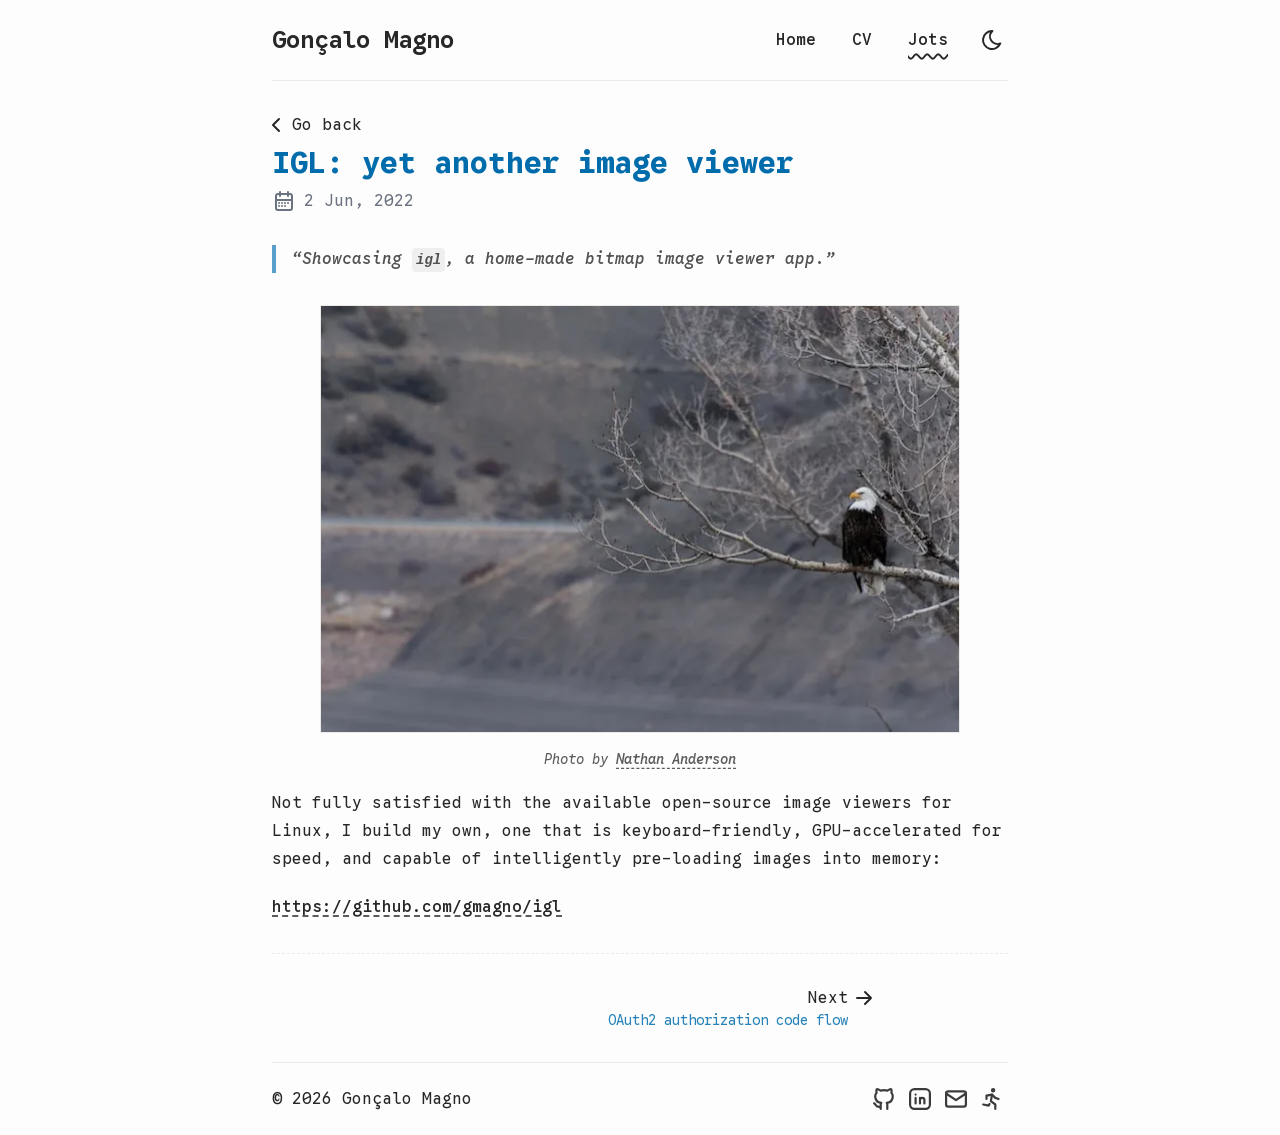
<file: jots/igl/index.html>
<!DOCTYPE html><html dir="ltr" lang="en" class="overflow-y-scroll scroll-smooth"> <head><meta charset="UTF-8"><meta name="viewport" content="width=device-width, initial-scale=1"><link rel="icon" href="/favicon.ico" sizes="any"><link rel="icon" type="image/png" sizes="32x32" href="/favicon-32x32.png"><link rel="icon" type="image/png" sizes="16x16" href="/favicon-16x16.png"><link rel="apple-touch-icon" href="/apple-touch-icon.png"><link rel="canonical" href="https://gmagno.dev/jots/igl/"><meta name="generator" content="Astro v6.4.8"><!-- Font --><style>@font-face{font-family:"Google Sans Code-5ae7b750321b82c0";src:url("/_astro/fonts/635516ef85c6f17e.woff2") format("woff2"), url("/_astro/fonts/58ebb83dea46c05d.woff") format("woff");font-display:swap;unicode-range:U+0000-00FF,U+0131,U+0152-0153,U+02BB-02BC,U+02C6,U+02DA,U+02DC,U+0304,U+0308,U+0329,U+2000-206F,U+20AC,U+2122,U+2191,U+2193,U+2212,U+2215,U+FEFF,U+FFFD;font-weight:300;font-style:normal;}@font-face{font-family:"Google Sans Code-5ae7b750321b82c0";src:url("/_astro/fonts/14a7d89c317d8e69.woff2") format("woff2"), url("/_astro/fonts/700593f7aaf9e3dd.woff") format("woff");font-display:swap;unicode-range:U+0000-00FF,U+0131,U+0152-0153,U+02BB-02BC,U+02C6,U+02DA,U+02DC,U+0304,U+0308,U+0329,U+2000-206F,U+20AC,U+2122,U+2191,U+2193,U+2212,U+2215,U+FEFF,U+FFFD;font-weight:300;font-style:italic;}@font-face{font-family:"Google Sans Code-5ae7b750321b82c0";src:url("/_astro/fonts/8b1b619d98af7dc9.woff2") format("woff2"), url("/_astro/fonts/482426bf1d2889c4.woff") format("woff");font-display:swap;unicode-range:U+0000-00FF,U+0131,U+0152-0153,U+02BB-02BC,U+02C6,U+02DA,U+02DC,U+0304,U+0308,U+0329,U+2000-206F,U+20AC,U+2122,U+2191,U+2193,U+2212,U+2215,U+FEFF,U+FFFD;font-weight:400;font-style:normal;}@font-face{font-family:"Google Sans Code-5ae7b750321b82c0";src:url("/_astro/fonts/5dd407fc4d42f2dc.woff2") format("woff2"), url("/_astro/fonts/a7e61dad64f00024.woff") format("woff");font-display:swap;unicode-range:U+0000-00FF,U+0131,U+0152-0153,U+02BB-02BC,U+02C6,U+02DA,U+02DC,U+0304,U+0308,U+0329,U+2000-206F,U+20AC,U+2122,U+2191,U+2193,U+2212,U+2215,U+FEFF,U+FFFD;font-weight:400;font-style:italic;}@font-face{font-family:"Google Sans Code-5ae7b750321b82c0";src:url("/_astro/fonts/7ddfa72deb3c5c2f.woff2") format("woff2"), url("/_astro/fonts/2614d6fb2beaff9d.woff") format("woff");font-display:swap;unicode-range:U+0000-00FF,U+0131,U+0152-0153,U+02BB-02BC,U+02C6,U+02DA,U+02DC,U+0304,U+0308,U+0329,U+2000-206F,U+20AC,U+2122,U+2191,U+2193,U+2212,U+2215,U+FEFF,U+FFFD;font-weight:500;font-style:normal;}@font-face{font-family:"Google Sans Code-5ae7b750321b82c0";src:url("/_astro/fonts/a455c5f7165cbf06.woff2") format("woff2"), url("/_astro/fonts/d64181f5eb9faff7.woff") format("woff");font-display:swap;unicode-range:U+0000-00FF,U+0131,U+0152-0153,U+02BB-02BC,U+02C6,U+02DA,U+02DC,U+0304,U+0308,U+0329,U+2000-206F,U+20AC,U+2122,U+2191,U+2193,U+2212,U+2215,U+FEFF,U+FFFD;font-weight:500;font-style:italic;}@font-face{font-family:"Google Sans Code-5ae7b750321b82c0";src:url("/_astro/fonts/1a762c413331635c.woff2") format("woff2"), url("/_astro/fonts/cf6b5b7e1761fca4.woff") format("woff");font-display:swap;unicode-range:U+0000-00FF,U+0131,U+0152-0153,U+02BB-02BC,U+02C6,U+02DA,U+02DC,U+0304,U+0308,U+0329,U+2000-206F,U+20AC,U+2122,U+2191,U+2193,U+2212,U+2215,U+FEFF,U+FFFD;font-weight:600;font-style:normal;}@font-face{font-family:"Google Sans Code-5ae7b750321b82c0";src:url("/_astro/fonts/14f3ad2a1d07ebdf.woff2") format("woff2"), url("/_astro/fonts/8ac43efa87c5e55a.woff") format("woff");font-display:swap;unicode-range:U+0000-00FF,U+0131,U+0152-0153,U+02BB-02BC,U+02C6,U+02DA,U+02DC,U+0304,U+0308,U+0329,U+2000-206F,U+20AC,U+2122,U+2191,U+2193,U+2212,U+2215,U+FEFF,U+FFFD;font-weight:600;font-style:italic;}@font-face{font-family:"Google Sans Code-5ae7b750321b82c0";src:url("/_astro/fonts/8223fbc760d10cea.woff2") format("woff2"), url("/_astro/fonts/1dc24438d5c59ba8.woff") format("woff");font-display:swap;unicode-range:U+0000-00FF,U+0131,U+0152-0153,U+02BB-02BC,U+02C6,U+02DA,U+02DC,U+0304,U+0308,U+0329,U+2000-206F,U+20AC,U+2122,U+2191,U+2193,U+2212,U+2215,U+FEFF,U+FFFD;font-weight:700;font-style:normal;}@font-face{font-family:"Google Sans Code-5ae7b750321b82c0";src:url("/_astro/fonts/36782f3f7df93843.woff2") format("woff2"), url("/_astro/fonts/a2fca12ade8135c9.woff") format("woff");font-display:swap;unicode-range:U+0000-00FF,U+0131,U+0152-0153,U+02BB-02BC,U+02C6,U+02DA,U+02DC,U+0304,U+0308,U+0329,U+2000-206F,U+20AC,U+2122,U+2191,U+2193,U+2212,U+2215,U+FEFF,U+FFFD;font-weight:700;font-style:italic;}@font-face{font-family:"Google Sans Code-5ae7b750321b82c0 fallback: Courier New";src:local("Courier New");font-display:swap;font-weight:300;font-style:normal;size-adjust:99.9837%;ascent-override:96.6157%;descent-override:28.6047%;}@font-face{font-family:"Google Sans Code-5ae7b750321b82c0 fallback: Courier New";src:local("Courier New");font-display:swap;font-weight:300;font-style:italic;size-adjust:99.9837%;ascent-override:96.6157%;descent-override:28.6047%;}@font-face{font-family:"Google Sans Code-5ae7b750321b82c0 fallback: Courier New";src:local("Courier New");font-display:swap;font-weight:400;font-style:normal;size-adjust:99.9837%;ascent-override:96.6157%;descent-override:28.6047%;}@font-face{font-family:"Google Sans Code-5ae7b750321b82c0 fallback: Courier New";src:local("Courier New");font-display:swap;font-weight:400;font-style:italic;size-adjust:99.9837%;ascent-override:96.6157%;descent-override:28.6047%;}@font-face{font-family:"Google Sans Code-5ae7b750321b82c0 fallback: Courier New";src:local("Courier New");font-display:swap;font-weight:500;font-style:normal;size-adjust:99.9837%;ascent-override:96.6157%;descent-override:28.6047%;}@font-face{font-family:"Google Sans Code-5ae7b750321b82c0 fallback: Courier New";src:local("Courier New");font-display:swap;font-weight:500;font-style:italic;size-adjust:99.9837%;ascent-override:96.6157%;descent-override:28.6047%;}@font-face{font-family:"Google Sans Code-5ae7b750321b82c0 fallback: Courier New";src:local("Courier New");font-display:swap;font-weight:600;font-style:normal;size-adjust:99.9837%;ascent-override:96.6157%;descent-override:28.6047%;}@font-face{font-family:"Google Sans Code-5ae7b750321b82c0 fallback: Courier New";src:local("Courier New");font-display:swap;font-weight:600;font-style:italic;size-adjust:99.9837%;ascent-override:96.6157%;descent-override:28.6047%;}@font-face{font-family:"Google Sans Code-5ae7b750321b82c0 fallback: Courier New";src:local("Courier New");font-display:swap;font-weight:700;font-style:normal;size-adjust:99.9837%;ascent-override:96.6157%;descent-override:28.6047%;}@font-face{font-family:"Google Sans Code-5ae7b750321b82c0 fallback: Courier New";src:local("Courier New");font-display:swap;font-weight:700;font-style:italic;size-adjust:99.9837%;ascent-override:96.6157%;descent-override:28.6047%;}:root{--font-google-sans-code:"Google Sans Code-5ae7b750321b82c0","Google Sans Code-5ae7b750321b82c0 fallback: Courier New",monospace;}</style><link rel="preload" href="/_astro/fonts/8b1b619d98af7dc9.woff2" as="font" type="font/woff2" crossorigin><!-- Primary meta --><title>IGL: yet another image viewer | Gonçalo Magno</title><meta name="title" content="IGL: yet another image viewer | Gonçalo Magno"><meta name="description" content="Showcasing igl, a home-made bitmap image viewer app."><meta name="author" content="Gonçalo Magno"><link rel="sitemap" href="/sitemap-index.xml"><!-- Open Graph --><meta property="og:type" content="website"><meta property="og:site_name" content="Gonçalo Magno"><meta property="og:title" content="IGL: yet another image viewer | Gonçalo Magno"><meta property="og:description" content="Showcasing igl, a home-made bitmap image viewer app."><meta property="og:url" content="https://gmagno.dev/jots/igl/"><meta property="og:image" content="https://gmagno.dev/jots/igl/index.png"><!-- Twitter / X --><meta property="twitter:card" content="summary_large_image"><meta property="twitter:url" content="https://gmagno.dev/jots/igl/"><meta property="twitter:title" content="IGL: yet another image viewer | Gonçalo Magno"><meta property="twitter:description" content="Showcasing igl, a home-made bitmap image viewer app."><meta property="twitter:image" content="https://gmagno.dev/jots/igl/index.png"><!-- RSS autodiscovery --><link rel="alternate" type="application/rss+xml" title="Gonçalo Magno" href="https://gmagno.dev/rss.xml"><!-- Filled at runtime by theme.ts to match the current background colour --><meta name="theme-color" content=""><!-- Extra head content injected by child layouts (e.g. JSON-LD, article meta) -->  <meta property="og:type" content="article"> <meta property="article:published_time" content="2022-06-02T00:00:00.000Z"><script type="application/ld+json">{"@context":"https://schema.org","@type":"BlogPosting","headline":"IGL: yet another image viewer | Gonçalo Magno","image":"https://gmagno.dev/jots/igl/index.png","datePublished":"2022-06-02T00:00:00.000Z","author":[{"@type":"Person","name":"Gonçalo Magno","url":"https://gmagno.dev"}]}</script> <!--
      Inline FOUC-prevention script: sets data-theme on <html> before
      the browser paints. Runs synchronously, no defer/async.
    --><script>
      (function () {
        const stored = localStorage.getItem("theme");
        const prefersDark = window.matchMedia(
          "(prefers-color-scheme: dark)"
        ).matches;
        const theme = stored ?? (prefersDark ? "dark" : "light");
        const root = document.firstElementChild;
        root?.setAttribute("data-theme", theme);
        root?.classList.toggle("dark", theme === "dark");
        // Expose value so theme.ts can skip re-detection.
        window.__theme = { value: theme };
      })();
    </script><meta name="astro-view-transitions-enabled" content="true"><meta name="astro-view-transitions-fallback" content="animate"><script type="module" src="/_astro/ClientRouter.astro_astro_type_script_index_0_lang.CAqDO0tx.js"></script><script async src="https://www.googletagmanager.com/gtag/js?id=G-JBZ15QNYH9"></script><script>window.dataLayer=window.dataLayer||[];function gtag(){dataLayer.push(arguments);}gtag("js",new Date());gtag("config","G-JBZ15QNYH9",{send_page_view:false});document.addEventListener("astro:page-load",function(){gtag("event","page_view",{page_location:location.href,page_title:document.title});});</script><link rel="stylesheet" href="/_astro/Footer.wb6rhVLH.css"></head> <body class="bg-background font-app text-foreground selection:bg-accent/75 selection:text-accent-foreground flex min-h-svh flex-col">    <a id="skip-to-content" href="#main-content" class="bg-background text-accent absolute inset-s-16 -top-full z-50 px-3 py-2 backdrop-blur-lg transition-all focus:top-4"> Skip to content </a> <header class="app-layout flex flex-col items-center justify-between sm:flex-row"> <div class="border-border bg-background relative flex w-full items-baseline justify-between border-b py-4 sm:items-center sm:py-6"> <a href="/" class="absolute py-1 text-xl leading-8 font-semibold whitespace-nowrap sm:static sm:my-auto sm:text-2xl sm:leading-none"> Gonçalo Magno </a> <nav id="nav-menu" class="flex w-full flex-col items-center sm:ms-2 sm:flex-row sm:justify-end sm:space-x-4 sm:py-0"> <button id="menu-btn" class="focus-outline self-end p-2 sm:hidden" aria-label="Open menu" aria-expanded="false" aria-controls="menu-items" data-label-open="Open menu" data-label-close="Close menu"> <svg width="24" height="24" fill="none" stroke="currentColor" stroke-linecap="round" stroke-linejoin="round" stroke-width="2" class="hidden" viewBox="0 0 24 24" id="close-icon"><path stroke="none" d="M0 0h24v24H0z" /><path d="M18 6 6 18M6 6l12 12" /></svg> <svg width="24" height="24" fill="none" stroke="currentColor" stroke-linecap="round" stroke-linejoin="round" stroke-width="2" class="icon icon-tabler icons-tabler-outline icon-tabler-menu-deep" viewBox="0 0 24 24" id="menu-icon"><path stroke="none" d="M0 0h24v24H0z" /><path d="M4 6h16M7 12h13M10 18h10" /></svg> </button> <ul id="menu-items" class="[&>li>a]:hover:text-accent mt-4 hidden w-44 grid-cols-2 place-content-center gap-2 sm:mt-0 sm:flex sm:w-auto sm:gap-x-5 sm:gap-y-0 sm:[&>li]:h-8 [&>li>a]:block [&>li>a]:px-4 [&>li>a]:py-3 [&>li>a]:text-center [&>li>a]:font-medium sm:[&>li>a]:px-2 sm:[&>li>a]:py-1"> <li class="col-span-2"> <a href="/"> Home </a> </li> <li class="col-span-2"> <a href="/cv/"> CV </a> </li> <li class="col-span-2"> <a href="/jots/" class="active-nav"> Jots </a> </li> <li class="col-span-1 flex items-center justify-center"> <button id="theme-btn" class="focus-outline hover:[&>svg]:stroke-accent relative size-12 p-4 sm:size-8" title="Toggle theme" aria-label="auto" aria-live="polite"> <svg width="24" height="24" fill="none" stroke="currentColor" stroke-linecap="round" stroke-linejoin="round" stroke-width="2" class="absolute top-[50%] left-[50%] translate-[-50%] scale-100 rotate-0 transition-all dark:scale-0 dark:-rotate-90" viewBox="0 0 24 24"><path stroke="none" d="M0 0h24v24H0z" /><path d="M12 3h.393a7.5 7.5 0 0 0 7.92 12.446A9 9 0 1 1 12 2.992z" /></svg> <svg width="24" height="24" fill="none" stroke="currentColor" stroke-linecap="round" stroke-linejoin="round" stroke-width="2" class="absolute top-[50%] left-[50%] translate-[-50%] scale-0 rotate-90 transition-all dark:scale-100 dark:rotate-0" viewBox="0 0 24 24"><path stroke="none" d="M0 0h24v24H0z" /><path d="M14.828 14.828a4 4 0 1 0-5.656-5.656 4 4 0 0 0 5.656 5.656M6.343 17.657l-1.414 1.414M6.343 6.343 4.929 4.929M17.657 6.343l1.414-1.414M17.657 17.657l1.414 1.414M4 12H2M12 4V2M20 12h2M12 20v2" /></svg> </button> </li> </ul> </nav> </div> </header> <script type="module">function c(){const e=document.querySelector("#menu-btn"),t=document.querySelector("#menu-items"),n=document.querySelector("#menu-icon"),s=document.querySelector("#close-icon");if(!e||!t||!n||!s)return;const a=e.dataset.labelOpen??"Open menu",l=e.dataset.labelClose??"Close menu";e.addEventListener("click",()=>{const o=e.getAttribute("aria-expanded")==="true";e.setAttribute("aria-expanded",o?"false":"true"),e.setAttribute("aria-label",o?a:l),t.classList.toggle("hidden"),t.classList.toggle("grid"),n.classList.toggle("hidden"),s.classList.toggle("hidden")})}c();document.addEventListener("astro:after-swap",c);</script> <div class="app-layout flex items-center justify-start"><a id="back-button" href="/" class="group inline-flex items-center gap-1 hover:text-accent focus-outline hover:text-foreground/75 -ms-2 mt-8 mb-2"> <svg width="24" height="24" fill="none" stroke="currentColor" stroke-linecap="round" stroke-linejoin="round" stroke-width="2" class="inline-block size-6 rtl:rotate-180" viewBox="0 0 24 24"><path stroke="none" d="M0 0h24v24H0z" /><path d="m15 6-6 6 6 6" /></svg><span>Go back</span> </a></div><script type="module">function o(){const t=document.querySelector("#back-button"),e=sessionStorage.getItem("backUrl");e&&t&&(t.href=e)}document.addEventListener("astro:page-load",o);o();</script> <main id="main-content" class="app-layout" data-pagefind-body> <h1 style="view-transition-name:igl-yet-another-image-viewer" class="text-accent inline-block text-2xl font-bold sm:text-3xl"> IGL: yet another image viewer </h1> <div class="my-2 flex items-center gap-2"> <div class="text-muted-foreground flex items-center gap-x-2"> <svg width="24" height="24" fill="none" stroke="currentColor" stroke-linecap="round" stroke-linejoin="round" stroke-width="2" class="inline-block size-6 min-w-5.5" viewBox="0 0 24 24"><path stroke="none" d="M0 0h24v24H0z" /><path d="M4 7a2 2 0 0 1 2-2h12a2 2 0 0 1 2 2v12a2 2 0 0 1-2 2H6a2 2 0 0 1-2-2zM16 3v4M8 3v4M4 11h16M7 14h.013M10.01 14h.005M13.01 14h.005M16.015 14h.005M13.015 17h.005M7.01 17h.005M10.01 17h.005" /></svg>  <time class="text-sm sm:text-base" datetime="2022-06-02T00:00:00.000Z"> 2 Jun, 2022 </time> </div> <span aria-hidden="true" class="text-muted-foreground max-sm:hidden hidden">
|
</span>  </div> <article id="article" class="mt-8 w-full app-prose max-w-app prose-pre:bg-(--shiki-light-bg) dark:prose-pre:bg-(--shiki-dark-bg)"> <blockquote><p>Showcasing <code>igl</code>, a home-made bitmap image viewer app.</p></blockquote>
<p><img alt="Photo by Nathan Anderson" loading="lazy" decoding="async" width="640" height="427" src="/_astro/nathan-anderson-pFOqlmdrHkY-unsplash.B40iTdD1_Z1b44wH.webp" srcset=""></p>
<p><em>Photo by <a href="https://unsplash.com/photos/pFOqlmdrHkY">Nathan Anderson</a></em></p>
<p>Not fully satisfied with the available open-source image viewers for Linux, I build my own, one that is keyboard-friendly, GPU-accelerated for speed, and capable of intelligently pre-loading images into memory:</p>
<p><a href="https://github.com/gmagno/igl">https://github.com/gmagno/igl</a></p> </article> <hr class="my-8 border-dashed">  <div id="btt-btn-container" class="fixed inset-e-4 bottom-8 z-50 md:sticky md:inset-e-auto md:float-end md:me-1 translate-y-14 opacity-0 transition duration-500"> <button data-button="back-to-top" class="group bg-background relative px-2 py-1 size-14 rounded-full shadow-xl md:h-8 md:w-fit md:rounded-md md:shadow-none md:focus-visible:rounded-none md:bg-background/35 md:bg-clip-padding md:backdrop-blur-lg"> <span id="progress-indicator" class="absolute inset-0 -z-10 block size-14 scale-110 rounded-full bg-transparent md:hidden md:h-8 md:rounded-md"></span> <svg width="24" height="24" fill="none" stroke="currentColor" stroke-linecap="round" stroke-linejoin="round" stroke-width="2" class="inline-block rotate-90 md:hidden" viewBox="0 0 24 24"><path stroke="none" d="M0 0h24v24H0z" /><path d="M5 12h14M5 12l6 6M5 12l6-6" /></svg> <span class="group-hover:text-accent sr-only text-sm md:not-sr-only"> <svg width="24" height="24" fill="none" stroke="currentColor" stroke-linecap="round" stroke-linejoin="round" stroke-width="2" class="inline-block size-4" viewBox="0 0 24 24"><path stroke="none" d="M0 0h24v24H0z" /><path d="M12 5v14M16 9l-4-4M8 9l4-4" /></svg> Back to top </span> </button> </div> <script data-astro-rerun>
  function backToTop() {
    const rootElement = document.documentElement;
    const btnContainer = document.querySelector("#btt-btn-container");
    const backToTopBtn = document.querySelector("[data-button='back-to-top']");
    const progressIndicator = document.querySelector("#progress-indicator");

    if (!rootElement || !btnContainer || !backToTopBtn || !progressIndicator)
      return;

    backToTopBtn.addEventListener("click", () => {
      document.body.scrollTop = 0;
      document.documentElement.scrollTop = 0;
    });

    let lastVisible = null;
    function handleScroll() {
      const scrollTotal = rootElement.scrollHeight - rootElement.clientHeight;
      const scrollTop = rootElement.scrollTop;
      const scrollPercent = Math.floor((scrollTop / scrollTotal) * 100);

      progressIndicator.style.setProperty(
        "background-image",
        `conic-gradient(var(--accent), var(--accent) ${scrollPercent}%, transparent ${scrollPercent}%)`
      );

      const isVisible = scrollTop / scrollTotal > 0.3;

      if (isVisible !== lastVisible) {
        btnContainer.classList.toggle("opacity-100", isVisible);
        btnContainer.classList.toggle("translate-y-0", isVisible);
        btnContainer.classList.toggle("opacity-0", !isVisible);
        btnContainer.classList.toggle("translate-y-14", !isVisible);
        lastVisible = isVisible;
      }
    }

    let ticking = false;
    document.addEventListener("scroll", () => {
      if (!ticking) {
        window.requestAnimationFrame(() => {
          handleScroll();
          ticking = false;
        });
        ticking = true;
      }
    });
  }
  backToTop();
</script> <div data-pagefind-ignore class="my-8 grid grid-cols-1 gap-6 sm:grid-cols-2">  <a href="/jots/oauth2/" class="flex w-full justify-end gap-1 text-end hover:opacity-75 sm:col-start-2"> <div> <span>Next</span> <div class="text-accent/85 text-sm">OAuth2 authorization code flow</div> </div> <svg width="24" height="24" fill="none" stroke="currentColor" stroke-linecap="round" stroke-linejoin="round" stroke-width="2" class="inline-block flex-none rtl:rotate-180" viewBox="0 0 24 24"><path stroke="none" d="M0 0h24v24H0z" /><path d="M5 12h14M13 18l6-6M13 6l6 6" /></svg> </a> </div> </main> <footer class="app-layout mt-auto"> <div class="border-border flex flex-col items-center justify-between border-t py-6 sm:flex-row-reverse sm:py-4"> <div class="flex flex-wrap items-center gap-1"> <a href="https://github.com/gmagno" title="GitHub" class="group inline-flex items-center gap-1 hover:text-accent p-2 hover:rotate-6 sm:p-1">  <svg width="24" height="24" fill="none" stroke="currentColor" stroke-linecap="round" stroke-linejoin="round" stroke-width="2" class="inline-block size-6 scale-125 fill-transparent stroke-current stroke-2 opacity-90 group-hover:fill-transparent sm:scale-110" viewBox="0 0 24 24"><path stroke="none" d="M0 0h24v24H0z" /><path d="M9 19c-4.3 1.4-4.3-2.5-6-3m12 5v-3.5c0-1 .1-1.4-.5-2 2.8-.3 5.5-1.4 5.5-6a4.6 4.6 0 0 0-1.3-3.2 4.2 4.2 0 0 0-.1-3.2s-1.1-.3-3.5 1.3a12.3 12.3 0 0 0-6.2 0C6.5 2.8 5.4 3.1 5.4 3.1a4.2 4.2 0 0 0-.1 3.2A4.6 4.6 0 0 0 4 9.5c0 4.6 2.7 5.7 5.5 6-.6.6-.6 1.2-.5 2V21" /></svg> <span class="sr-only">GitHub</span>  </a><a href="https://www.linkedin.com/in/goncalo-morgado/" title="LinkedIn" class="group inline-flex items-center gap-1 hover:text-accent p-2 hover:rotate-6 sm:p-1">  <svg width="24" height="24" fill="none" stroke="currentColor" stroke-linecap="round" stroke-linejoin="round" stroke-width="2" class="inline-block size-6 scale-125 fill-transparent stroke-current stroke-2 opacity-90 group-hover:fill-transparent sm:scale-110" viewBox="0 0 24 24"><path stroke="none" d="M0 0h24v24H0z" /><path d="M8 11v5M8 8v.01M12 16v-5M16 16v-3a2 2 0 1 0-4 0" /><path d="M3 7a4 4 0 0 1 4-4h10a4 4 0 0 1 4 4v10a4 4 0 0 1-4 4H7a4 4 0 0 1-4-4z" /></svg> <span class="sr-only">LinkedIn</span>  </a><a href="mailto:goncalo.magno@gmail.com" title="Email" class="group inline-flex items-center gap-1 hover:text-accent p-2 hover:rotate-6 sm:p-1">  <svg width="24" height="24" fill="none" stroke="currentColor" stroke-linecap="round" stroke-linejoin="round" stroke-width="2" class="inline-block size-6 scale-125 fill-transparent stroke-current stroke-2 opacity-90 group-hover:fill-transparent sm:scale-110" viewBox="0 0 24 24"><path stroke="none" d="M0 0h24v24H0z" /><path d="M3 7a2 2 0 0 1 2-2h14a2 2 0 0 1 2 2v10a2 2 0 0 1-2 2H5a2 2 0 0 1-2-2z" /><path d="m3 7 9 6 9-6" /></svg> <span class="sr-only">Email</span>  </a><a href="https://connect.garmin.com/app/profile/Goncalo.Magno" title="Garmin" class="group inline-flex items-center gap-1 hover:text-accent p-2 hover:rotate-6 sm:p-1">  <svg width="24" height="24" fill="none" stroke="currentColor" stroke-linecap="round" stroke-linejoin="round" stroke-width="2" class="inline-block size-6 scale-125 fill-transparent stroke-current stroke-2 opacity-90 group-hover:fill-transparent sm:scale-110" viewBox="0 0 24 24"><path stroke="none" d="M0 0h24v24H0z" /><path d="M12 4a1 1 0 1 0 2 0 1 1 0 1 0-2 0M4 17l5 1 .75-1.5M15 21v-4l-4-3 1-6" /><path d="M7 12V9l5-1 3 3 3 1" /></svg> <span class="sr-only">Garmin</span>  </a> </div> <div class="my-2 flex flex-col items-center whitespace-nowrap sm:flex-row"> <span>&#169; 2026 Gonçalo Magno</span> </div> </div> </footer>   <script type="module">const c="theme",r="light",n="dark";function s(){const e=localStorage.getItem(c);return e||(window.matchMedia("(prefers-color-scheme: dark)").matches?n:r)}let t=window.__theme?.value??s();function a(){localStorage.setItem(c,t),m()}function m(){const e=document.firstElementChild;e?.setAttribute("data-theme",t),e?.classList.toggle("dark",t===n),document.querySelector("#theme-btn")?.setAttribute("aria-label",t);const o=window.getComputedStyle(document.body).backgroundColor;document.querySelector("meta[name='theme-color']")?.setAttribute("content",o)}function d(){m(),document.querySelector("#theme-btn")?.addEventListener("click",()=>{t=t===r?n:r,a()})}d();document.addEventListener("astro:after-swap",d);document.addEventListener("astro:before-swap",e=>{const o=document.querySelector("meta[name='theme-color']")?.getAttribute("content");o&&e.newDocument.querySelector("meta[name='theme-color']")?.setAttribute("content",o)});window.matchMedia("(prefers-color-scheme: dark)").addEventListener("change",({matches:e})=>{t=e?n:r,a()});</script> </body> </html> <script data-astro-rerun>
  function createProgressBar() {
    const progressContainer = document.createElement("div");
    progressContainer.className =
      "progress-container fixed top-0 z-10 h-1 w-full bg-background";

    const progressBar = document.createElement("div");
    progressBar.className = "progress-bar h-1 w-0 bg-accent";
    progressBar.id = "myBar";

    progressContainer.appendChild(progressBar);
    document.body.appendChild(progressContainer);
  }
  createProgressBar();

  function updateScrollProgress() {
    document.addEventListener("scroll", () => {
      const winScroll =
        document.body.scrollTop || document.documentElement.scrollTop;
      const height =
        document.documentElement.scrollHeight -
        document.documentElement.clientHeight;
      const scrolled = (winScroll / height) * 100;
      if (document) {
        const myBar = document.getElementById("myBar");
        if (myBar) {
          myBar.style.width = scrolled + "%";
        }
      }
    });
  }
  updateScrollProgress();

  function addHeadingLinks() {
    const headings = Array.from(
      document.querySelectorAll("h2, h3, h4, h5, h6")
    );
    for (const heading of headings) {
      heading.classList.add("group");
      const link = document.createElement("a");
      link.className =
        "heading-link ms-2 no-underline opacity-75 md:opacity-0 md:group-hover:opacity-100 md:focus:opacity-100";
      link.href = "#" + heading.id;

      const span = document.createElement("span");
      span.ariaHidden = "true";
      span.innerText = "#";
      link.appendChild(span);
      heading.appendChild(link);
    }
  }
  addHeadingLinks();

  function attachCopyButtons() {
    const copyButtonLabel = "Copy";
    const codeBlocks = Array.from(document.querySelectorAll("pre"));

    for (const codeBlock of codeBlocks) {
      const wrapper = document.createElement("div");
      wrapper.style.position = "relative";

      const computedStyle = getComputedStyle(codeBlock);
      const hasFileNameOffset =
        computedStyle.getPropertyValue("--file-name-offset").trim() !== "";

      const topClass = hasFileNameOffset
        ? "top-(--file-name-offset)"
        : "-top-3";

      const copyButton = document.createElement("button");
      copyButton.className = `copy-code absolute end-3 ${topClass} rounded bg-muted border border-muted px-2 py-1 text-xs leading-4 text-foreground font-medium`;
      copyButton.innerHTML = copyButtonLabel;
      codeBlock.setAttribute("tabindex", "0");
      codeBlock.appendChild(copyButton);

      codeBlock?.parentNode?.insertBefore(wrapper, codeBlock);
      wrapper.appendChild(codeBlock);

      copyButton.addEventListener("click", async () => {
        await copyCode(codeBlock, copyButton);
      });
    }

    async function copyCode(block, button) {
      const code = block.querySelector("code");
      const text = code?.innerText;

      await navigator.clipboard.writeText(text ?? "");

      button.innerText = "Copied";

      setTimeout(() => {
        button.innerText = copyButtonLabel;
      }, 700);
    }
  }
  attachCopyButtons();

  /** Accessible image lightbox for article images. */
  function initLightbox() {
    const article = document.getElementById("article");
    if (!article) return;

    const prefersReducedMotion = () =>
      window.matchMedia("(prefers-reduced-motion: reduce)").matches;

    let overlay = null;
    let lastFocused = null;

    // Defer attribute mutations so they don't push the LCP timestamp.
    // Event listeners below use delegation and don't need the attributes to exist yet.
    requestAnimationFrame(() => {
      const images = Array.from(article.querySelectorAll("img"));
      for (const image of images) {
        if (image.closest("a")) continue;
        image.setAttribute("role", "button");
        image.setAttribute("tabindex", "0");
        image.setAttribute("aria-haspopup", "dialog");
        image.setAttribute(
          "aria-label",
          image.alt ? `Zoom image: ${image.alt}` : "Zoom image"
        );
      }
    });

    function open(src, alt, trigger) {
      if (overlay) return;
      lastFocused = trigger ?? document.activeElement;

      overlay = document.createElement("div");
      overlay.setAttribute("role", "dialog");
      overlay.setAttribute("aria-modal", "true");
      overlay.setAttribute(
        "aria-label",
        alt ? `Image preview: ${alt}` : "Image preview"
      );
      overlay.className =
        "fixed inset-0 z-50 flex cursor-zoom-out items-center justify-center bg-black/70 backdrop-blur-sm opacity-0 transition-opacity duration-200 motion-reduce:transition-none";

      const closeButton = document.createElement("button");
      closeButton.type = "button";
      closeButton.setAttribute("aria-label", "Close image preview");
      closeButton.className =
        "absolute end-4 top-4 rounded p-2 text-3xl leading-none text-white";
      closeButton.innerHTML = "&#10005;";
      closeButton.addEventListener("click", close);

      const image = document.createElement("img");
      image.src = src;
      image.alt = "";
      image.className =
        "max-h-[90dvh] max-w-[90dvw] cursor-default object-contain";

      overlay.append(closeButton, image);
      overlay.addEventListener("click", e => {
        if (e.target === overlay && currentScale <= 1) close();
      });

      let currentScale = 1;
      let translateX = 0;
      let translateY = 0;
      let initialDist = 0;
      let initialScale = 1;
      let panStartX = 0;
      let panStartY = 0;
      let panStartTranslateX = 0;
      let panStartTranslateY = 0;
      let lastTapTime = 0;

      function applyTransform() {
        image.style.transform = `scale(${currentScale}) translate(${translateX}px, ${translateY}px)`;
      }

      function resetTransform() {
        currentScale = 1;
        translateX = 0;
        translateY = 0;
        image.style.transform = "";
      }

      overlay.addEventListener(
        "touchstart",
        e => {
          const t = e.touches;
          if (t.length === 2) {
            initialDist = Math.hypot(
              t[1].clientX - t[0].clientX,
              t[1].clientY - t[0].clientY
            );
            initialScale = currentScale;
          } else if (t.length === 1) {
            const now = Date.now();
            if (now - lastTapTime < 300) {
              e.preventDefault();
              if (currentScale > 1) {
                resetTransform();
              } else {
                currentScale = 2;
                translateX = 0;
                translateY = 0;
                applyTransform();
              }
              lastTapTime = 0;
              panStartX = t[0].clientX;
              panStartY = t[0].clientY;
              panStartTranslateX = translateX;
              panStartTranslateY = translateY;
            } else {
              lastTapTime = now;
              if (currentScale > 1) {
                panStartX = t[0].clientX;
                panStartY = t[0].clientY;
                panStartTranslateX = translateX;
                panStartTranslateY = translateY;
              }
            }
          }
        },
        { passive: false }
      );

      overlay.addEventListener(
        "touchmove",
        e => {
          const t = e.touches;
          if (t.length === 2) {
            e.preventDefault();
            const dist = Math.hypot(
              t[1].clientX - t[0].clientX,
              t[1].clientY - t[0].clientY
            );
            currentScale = Math.min(
              4,
              Math.max(1, initialScale * (dist / initialDist))
            );
            applyTransform();
          } else if (t.length === 1) {
            if (currentScale > 1) {
              e.preventDefault();
              translateX =
                panStartTranslateX + (t[0].clientX - panStartX) / currentScale;
              translateY =
                panStartTranslateY + (t[0].clientY - panStartY) / currentScale;
              const maxX = Math.max(
                0,
                (image.clientWidth - overlay.clientWidth / currentScale) / 2
              );
              const maxY = Math.max(
                0,
                (image.clientHeight - overlay.clientHeight / currentScale) / 2
              );
              translateX = Math.min(maxX, Math.max(-maxX, translateX));
              translateY = Math.min(maxY, Math.max(-maxY, translateY));
              applyTransform();
            } else {
              e.preventDefault();
            }
          }
        },
        { passive: false }
      );

      overlay.addEventListener("touchend", e => {
        if (e.touches.length === 0 && currentScale <= 1.05) {
          resetTransform();
        }
      });

      overlay.addEventListener("touchcancel", e => {
        if (e.touches.length === 0 && currentScale <= 1.05) {
          resetTransform();
        }
      });

      document.body.appendChild(overlay);
      document.body.style.overflow = "hidden";
      document.addEventListener("keydown", onKeyDown);
      window.__closeLightbox = close;

      requestAnimationFrame(() => overlay?.classList.add("opacity-100"));
      closeButton.focus();
    }

    function close() {
      if (!overlay) return;
      const el = overlay;
      overlay = null;
      window.__closeLightbox = null;

      document.removeEventListener("keydown", onKeyDown);
      document.body.style.overflow = "";
      lastFocused?.focus();
      lastFocused = null;

      if (prefersReducedMotion()) {
        el.remove();
        return;
      }
      const remove = () => el.remove();
      el.addEventListener("transitionend", remove, { once: true });
      setTimeout(remove, 250); // fallback in case transitionend never fires
      el.classList.remove("opacity-100");
    }

    function onKeyDown(e) {
      if (e.key === "Escape") {
        close();
      } else if (e.key === "Tab") {
        trapFocus(e);
      }
    }

    // Keep keyboard focus inside the open dialog.
    function trapFocus(e) {
      if (!overlay) return;
      const focusables = overlay.querySelectorAll(
        'a[href], button, [tabindex]:not([tabindex="-1"])'
      );
      if (focusables.length === 0) return;
      const first = focusables[0];
      const last = focusables[focusables.length - 1];
      if (e.shiftKey && document.activeElement === first) {
        e.preventDefault();
        last.focus();
      } else if (!e.shiftKey && document.activeElement === last) {
        e.preventDefault();
        first.focus();
      }
    }

    function triggerFromEvent(e) {
      const image = e.target.closest("img");
      if (!image || !article.contains(image) || image.closest("a")) return null;
      return image;
    }

    function activate(image) {
      open(image.currentSrc || image.src, image.alt, image);
    }

    article.addEventListener("click", e => {
      const image = triggerFromEvent(e);
      if (!image) return;
      e.preventDefault();
      activate(image);
    });

    article.addEventListener("keydown", e => {
      if (e.key !== "Enter" && e.key !== " " && e.key !== "Spacebar") return;
      const image = triggerFromEvent(e);
      if (!image) return;
      e.preventDefault();
      activate(image);
    });
  }
  initLightbox();

  if (!window.__lightboxSwapBound) {
    window.__lightboxSwapBound = true;
    document.addEventListener("astro:before-swap", () =>
      window.__closeLightbox?.()
    );
  }

  document.addEventListener("astro:after-swap", () =>
    window.scrollTo({ left: 0, top: 0, behavior: "instant" })
  );
</script>
</file>
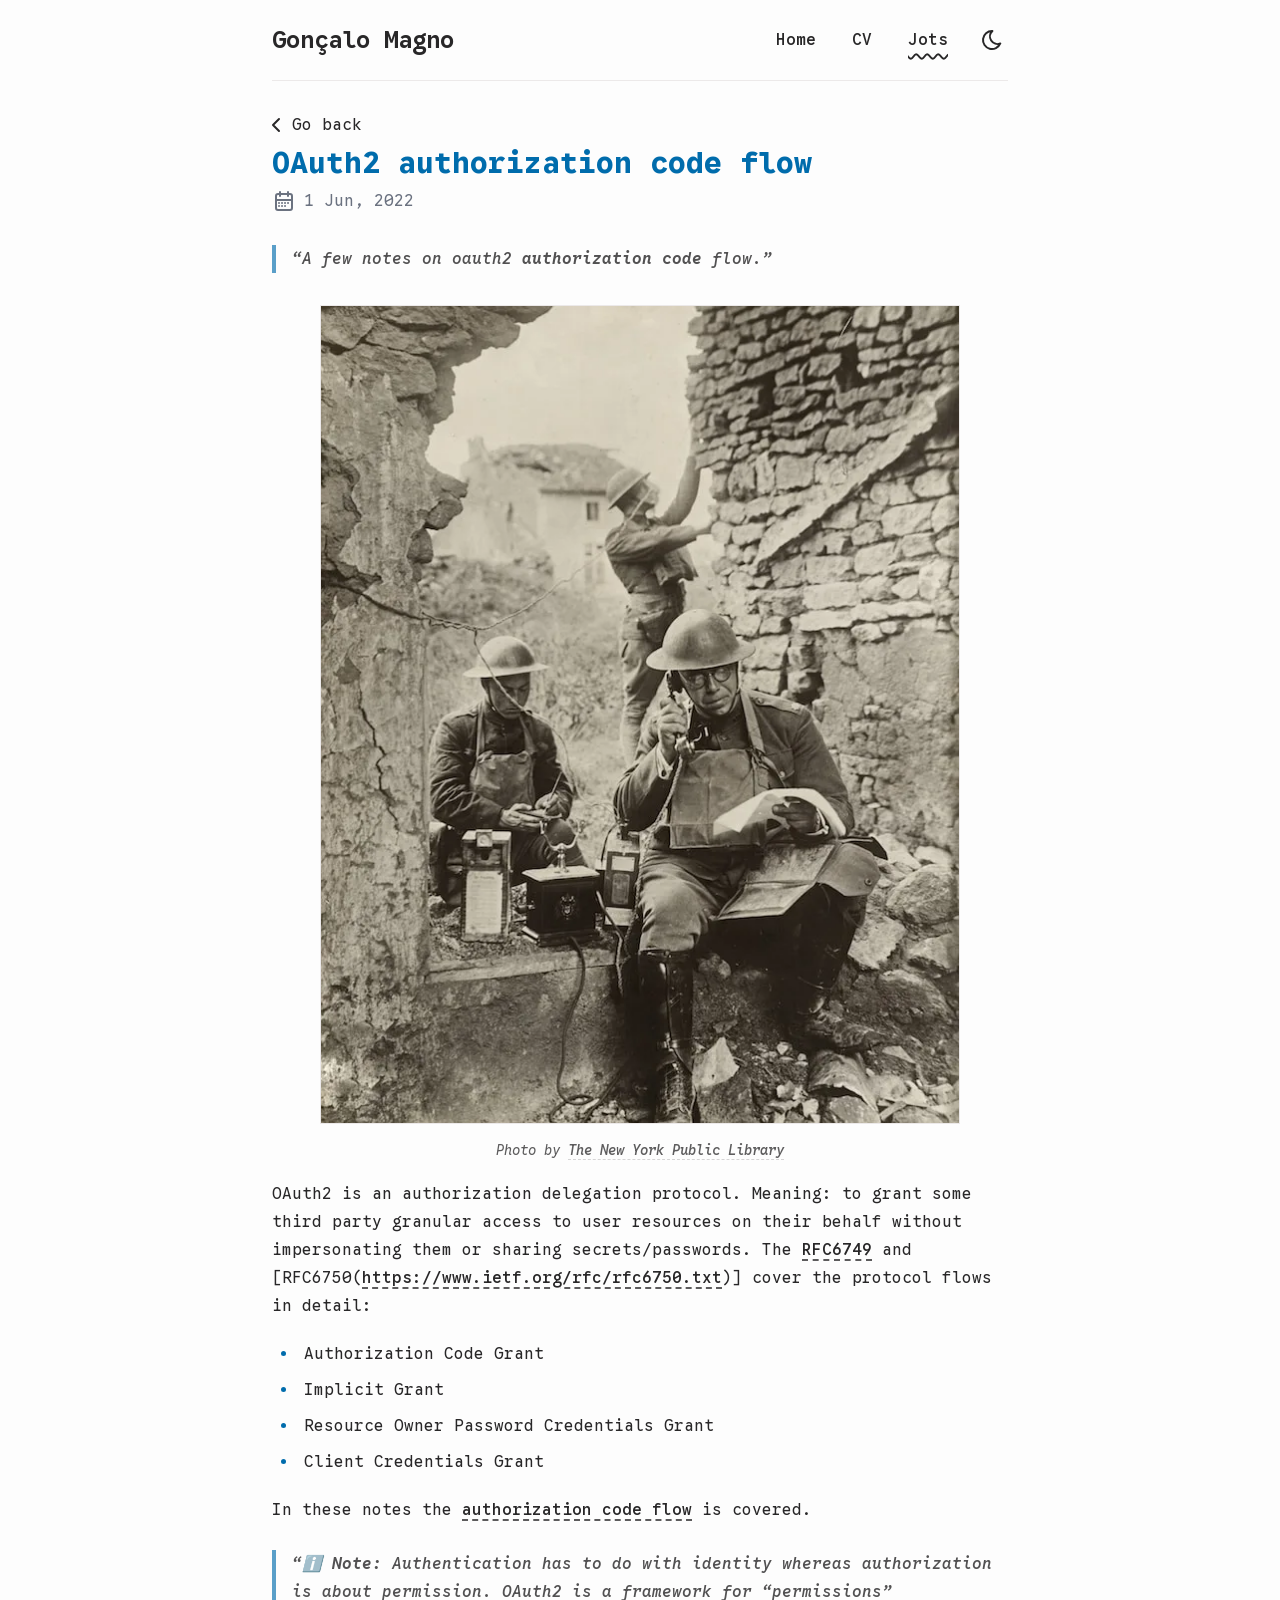
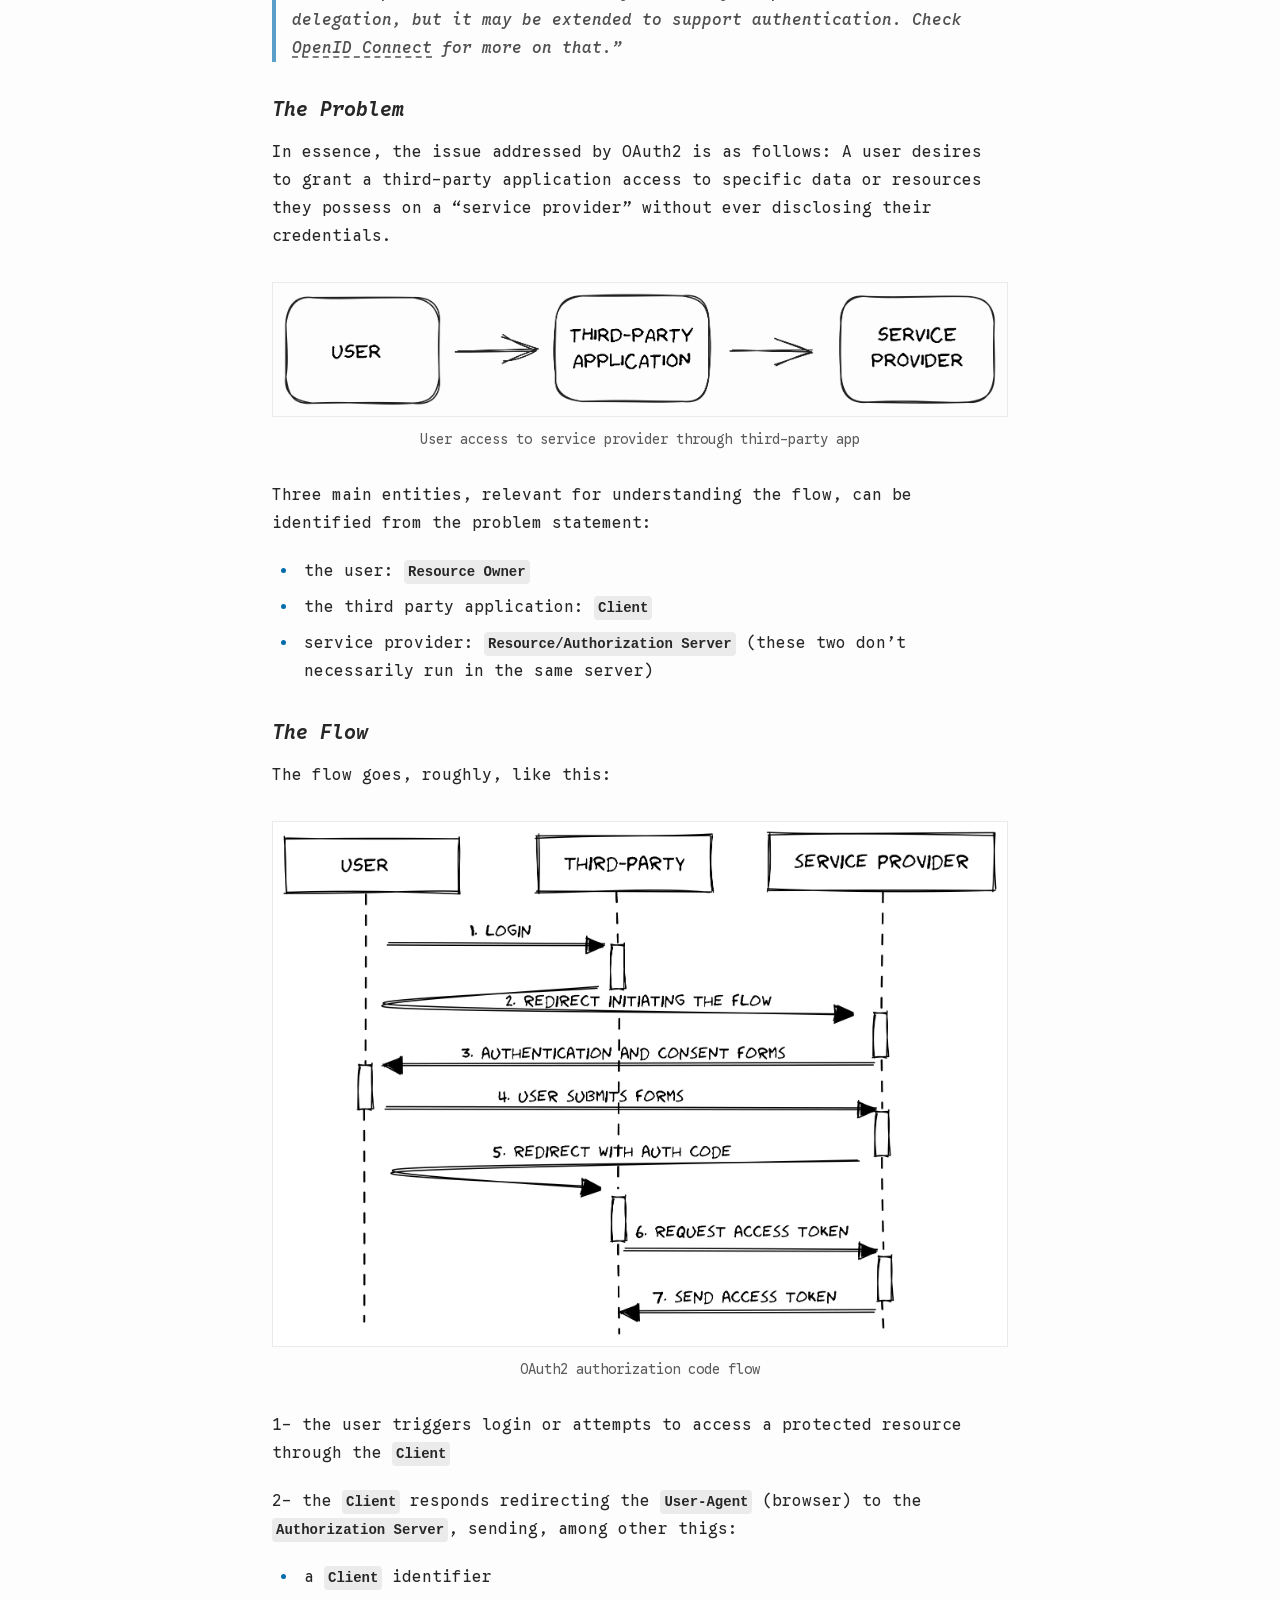
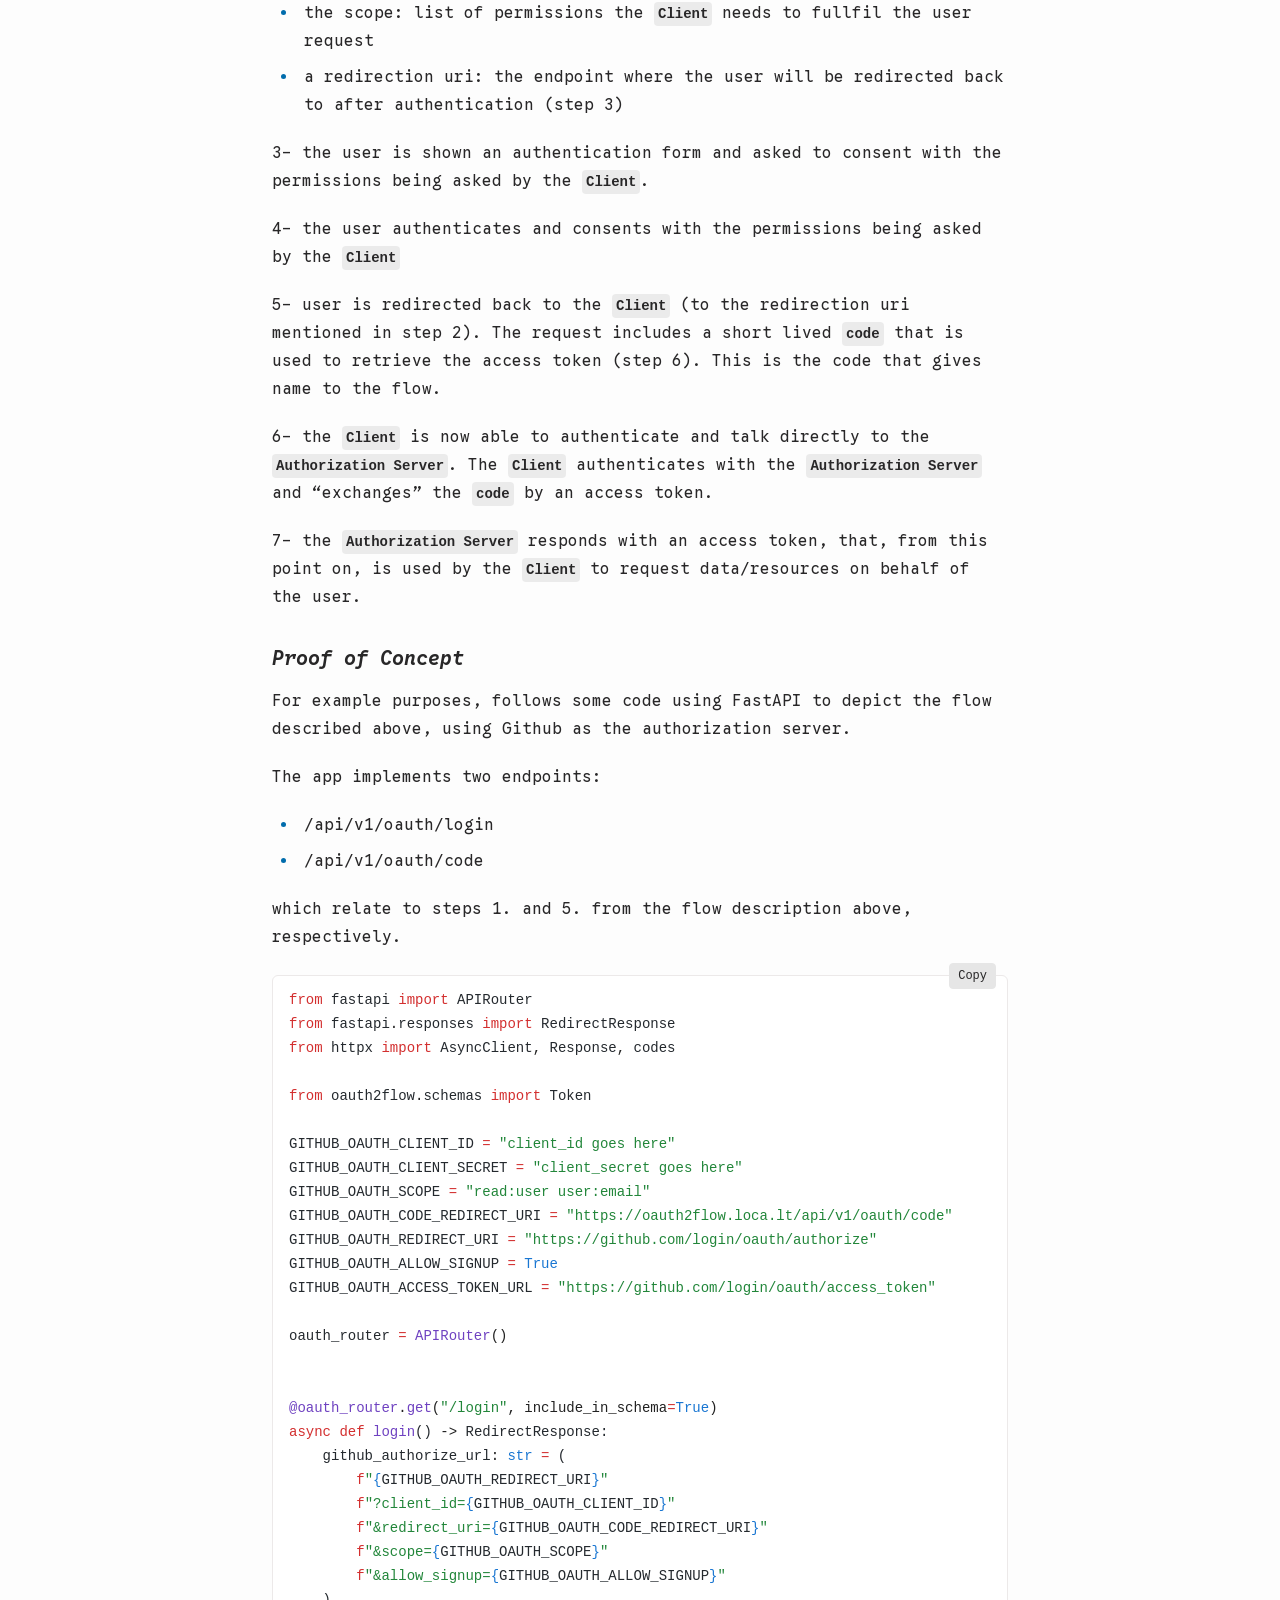
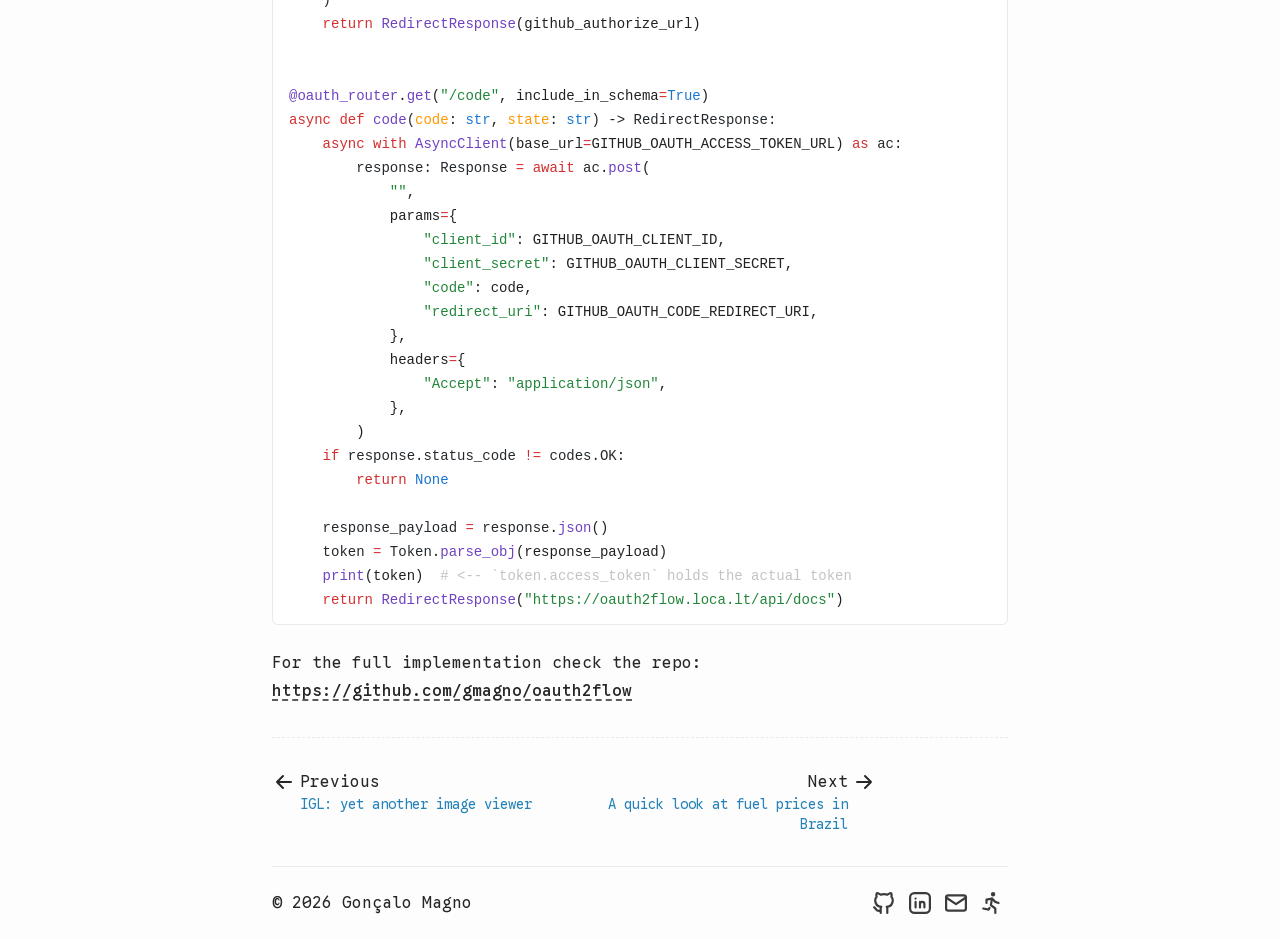
<file: jots/oauth2/index.html>
<!DOCTYPE html><html dir="ltr" lang="en" class="overflow-y-scroll scroll-smooth"> <head><meta charset="UTF-8"><meta name="viewport" content="width=device-width, initial-scale=1"><link rel="icon" href="/favicon.ico" sizes="any"><link rel="icon" type="image/png" sizes="32x32" href="/favicon-32x32.png"><link rel="icon" type="image/png" sizes="16x16" href="/favicon-16x16.png"><link rel="apple-touch-icon" href="/apple-touch-icon.png"><link rel="canonical" href="https://gmagno.dev/jots/oauth2/"><meta name="generator" content="Astro v6.4.8"><!-- Font --><style>@font-face{font-family:"Google Sans Code-5ae7b750321b82c0";src:url("/_astro/fonts/635516ef85c6f17e.woff2") format("woff2"), url("/_astro/fonts/58ebb83dea46c05d.woff") format("woff");font-display:swap;unicode-range:U+0000-00FF,U+0131,U+0152-0153,U+02BB-02BC,U+02C6,U+02DA,U+02DC,U+0304,U+0308,U+0329,U+2000-206F,U+20AC,U+2122,U+2191,U+2193,U+2212,U+2215,U+FEFF,U+FFFD;font-weight:300;font-style:normal;}@font-face{font-family:"Google Sans Code-5ae7b750321b82c0";src:url("/_astro/fonts/14a7d89c317d8e69.woff2") format("woff2"), url("/_astro/fonts/700593f7aaf9e3dd.woff") format("woff");font-display:swap;unicode-range:U+0000-00FF,U+0131,U+0152-0153,U+02BB-02BC,U+02C6,U+02DA,U+02DC,U+0304,U+0308,U+0329,U+2000-206F,U+20AC,U+2122,U+2191,U+2193,U+2212,U+2215,U+FEFF,U+FFFD;font-weight:300;font-style:italic;}@font-face{font-family:"Google Sans Code-5ae7b750321b82c0";src:url("/_astro/fonts/8b1b619d98af7dc9.woff2") format("woff2"), url("/_astro/fonts/482426bf1d2889c4.woff") format("woff");font-display:swap;unicode-range:U+0000-00FF,U+0131,U+0152-0153,U+02BB-02BC,U+02C6,U+02DA,U+02DC,U+0304,U+0308,U+0329,U+2000-206F,U+20AC,U+2122,U+2191,U+2193,U+2212,U+2215,U+FEFF,U+FFFD;font-weight:400;font-style:normal;}@font-face{font-family:"Google Sans Code-5ae7b750321b82c0";src:url("/_astro/fonts/5dd407fc4d42f2dc.woff2") format("woff2"), url("/_astro/fonts/a7e61dad64f00024.woff") format("woff");font-display:swap;unicode-range:U+0000-00FF,U+0131,U+0152-0153,U+02BB-02BC,U+02C6,U+02DA,U+02DC,U+0304,U+0308,U+0329,U+2000-206F,U+20AC,U+2122,U+2191,U+2193,U+2212,U+2215,U+FEFF,U+FFFD;font-weight:400;font-style:italic;}@font-face{font-family:"Google Sans Code-5ae7b750321b82c0";src:url("/_astro/fonts/7ddfa72deb3c5c2f.woff2") format("woff2"), url("/_astro/fonts/2614d6fb2beaff9d.woff") format("woff");font-display:swap;unicode-range:U+0000-00FF,U+0131,U+0152-0153,U+02BB-02BC,U+02C6,U+02DA,U+02DC,U+0304,U+0308,U+0329,U+2000-206F,U+20AC,U+2122,U+2191,U+2193,U+2212,U+2215,U+FEFF,U+FFFD;font-weight:500;font-style:normal;}@font-face{font-family:"Google Sans Code-5ae7b750321b82c0";src:url("/_astro/fonts/a455c5f7165cbf06.woff2") format("woff2"), url("/_astro/fonts/d64181f5eb9faff7.woff") format("woff");font-display:swap;unicode-range:U+0000-00FF,U+0131,U+0152-0153,U+02BB-02BC,U+02C6,U+02DA,U+02DC,U+0304,U+0308,U+0329,U+2000-206F,U+20AC,U+2122,U+2191,U+2193,U+2212,U+2215,U+FEFF,U+FFFD;font-weight:500;font-style:italic;}@font-face{font-family:"Google Sans Code-5ae7b750321b82c0";src:url("/_astro/fonts/1a762c413331635c.woff2") format("woff2"), url("/_astro/fonts/cf6b5b7e1761fca4.woff") format("woff");font-display:swap;unicode-range:U+0000-00FF,U+0131,U+0152-0153,U+02BB-02BC,U+02C6,U+02DA,U+02DC,U+0304,U+0308,U+0329,U+2000-206F,U+20AC,U+2122,U+2191,U+2193,U+2212,U+2215,U+FEFF,U+FFFD;font-weight:600;font-style:normal;}@font-face{font-family:"Google Sans Code-5ae7b750321b82c0";src:url("/_astro/fonts/14f3ad2a1d07ebdf.woff2") format("woff2"), url("/_astro/fonts/8ac43efa87c5e55a.woff") format("woff");font-display:swap;unicode-range:U+0000-00FF,U+0131,U+0152-0153,U+02BB-02BC,U+02C6,U+02DA,U+02DC,U+0304,U+0308,U+0329,U+2000-206F,U+20AC,U+2122,U+2191,U+2193,U+2212,U+2215,U+FEFF,U+FFFD;font-weight:600;font-style:italic;}@font-face{font-family:"Google Sans Code-5ae7b750321b82c0";src:url("/_astro/fonts/8223fbc760d10cea.woff2") format("woff2"), url("/_astro/fonts/1dc24438d5c59ba8.woff") format("woff");font-display:swap;unicode-range:U+0000-00FF,U+0131,U+0152-0153,U+02BB-02BC,U+02C6,U+02DA,U+02DC,U+0304,U+0308,U+0329,U+2000-206F,U+20AC,U+2122,U+2191,U+2193,U+2212,U+2215,U+FEFF,U+FFFD;font-weight:700;font-style:normal;}@font-face{font-family:"Google Sans Code-5ae7b750321b82c0";src:url("/_astro/fonts/36782f3f7df93843.woff2") format("woff2"), url("/_astro/fonts/a2fca12ade8135c9.woff") format("woff");font-display:swap;unicode-range:U+0000-00FF,U+0131,U+0152-0153,U+02BB-02BC,U+02C6,U+02DA,U+02DC,U+0304,U+0308,U+0329,U+2000-206F,U+20AC,U+2122,U+2191,U+2193,U+2212,U+2215,U+FEFF,U+FFFD;font-weight:700;font-style:italic;}@font-face{font-family:"Google Sans Code-5ae7b750321b82c0 fallback: Courier New";src:local("Courier New");font-display:swap;font-weight:300;font-style:normal;size-adjust:99.9837%;ascent-override:96.6157%;descent-override:28.6047%;}@font-face{font-family:"Google Sans Code-5ae7b750321b82c0 fallback: Courier New";src:local("Courier New");font-display:swap;font-weight:300;font-style:italic;size-adjust:99.9837%;ascent-override:96.6157%;descent-override:28.6047%;}@font-face{font-family:"Google Sans Code-5ae7b750321b82c0 fallback: Courier New";src:local("Courier New");font-display:swap;font-weight:400;font-style:normal;size-adjust:99.9837%;ascent-override:96.6157%;descent-override:28.6047%;}@font-face{font-family:"Google Sans Code-5ae7b750321b82c0 fallback: Courier New";src:local("Courier New");font-display:swap;font-weight:400;font-style:italic;size-adjust:99.9837%;ascent-override:96.6157%;descent-override:28.6047%;}@font-face{font-family:"Google Sans Code-5ae7b750321b82c0 fallback: Courier New";src:local("Courier New");font-display:swap;font-weight:500;font-style:normal;size-adjust:99.9837%;ascent-override:96.6157%;descent-override:28.6047%;}@font-face{font-family:"Google Sans Code-5ae7b750321b82c0 fallback: Courier New";src:local("Courier New");font-display:swap;font-weight:500;font-style:italic;size-adjust:99.9837%;ascent-override:96.6157%;descent-override:28.6047%;}@font-face{font-family:"Google Sans Code-5ae7b750321b82c0 fallback: Courier New";src:local("Courier New");font-display:swap;font-weight:600;font-style:normal;size-adjust:99.9837%;ascent-override:96.6157%;descent-override:28.6047%;}@font-face{font-family:"Google Sans Code-5ae7b750321b82c0 fallback: Courier New";src:local("Courier New");font-display:swap;font-weight:600;font-style:italic;size-adjust:99.9837%;ascent-override:96.6157%;descent-override:28.6047%;}@font-face{font-family:"Google Sans Code-5ae7b750321b82c0 fallback: Courier New";src:local("Courier New");font-display:swap;font-weight:700;font-style:normal;size-adjust:99.9837%;ascent-override:96.6157%;descent-override:28.6047%;}@font-face{font-family:"Google Sans Code-5ae7b750321b82c0 fallback: Courier New";src:local("Courier New");font-display:swap;font-weight:700;font-style:italic;size-adjust:99.9837%;ascent-override:96.6157%;descent-override:28.6047%;}:root{--font-google-sans-code:"Google Sans Code-5ae7b750321b82c0","Google Sans Code-5ae7b750321b82c0 fallback: Courier New",monospace;}</style><link rel="preload" href="/_astro/fonts/8b1b619d98af7dc9.woff2" as="font" type="font/woff2" crossorigin><!-- Primary meta --><title>OAuth2 authorization code flow | Gonçalo Magno</title><meta name="title" content="OAuth2 authorization code flow | Gonçalo Magno"><meta name="description" content="A few notes on oauth2 authorization code flow."><meta name="author" content="Gonçalo Magno"><link rel="sitemap" href="/sitemap-index.xml"><!-- Open Graph --><meta property="og:type" content="website"><meta property="og:site_name" content="Gonçalo Magno"><meta property="og:title" content="OAuth2 authorization code flow | Gonçalo Magno"><meta property="og:description" content="A few notes on oauth2 authorization code flow."><meta property="og:url" content="https://gmagno.dev/jots/oauth2/"><meta property="og:image" content="https://gmagno.dev/jots/oauth2/index.png"><!-- Twitter / X --><meta property="twitter:card" content="summary_large_image"><meta property="twitter:url" content="https://gmagno.dev/jots/oauth2/"><meta property="twitter:title" content="OAuth2 authorization code flow | Gonçalo Magno"><meta property="twitter:description" content="A few notes on oauth2 authorization code flow."><meta property="twitter:image" content="https://gmagno.dev/jots/oauth2/index.png"><!-- RSS autodiscovery --><link rel="alternate" type="application/rss+xml" title="Gonçalo Magno" href="https://gmagno.dev/rss.xml"><!-- Filled at runtime by theme.ts to match the current background colour --><meta name="theme-color" content=""><!-- Extra head content injected by child layouts (e.g. JSON-LD, article meta) -->  <meta property="og:type" content="article"> <meta property="article:published_time" content="2022-06-01T00:00:00.000Z"><script type="application/ld+json">{"@context":"https://schema.org","@type":"BlogPosting","headline":"OAuth2 authorization code flow | Gonçalo Magno","image":"https://gmagno.dev/jots/oauth2/index.png","datePublished":"2022-06-01T00:00:00.000Z","author":[{"@type":"Person","name":"Gonçalo Magno","url":"https://gmagno.dev"}]}</script> <!--
      Inline FOUC-prevention script: sets data-theme on <html> before
      the browser paints. Runs synchronously, no defer/async.
    --><script>
      (function () {
        const stored = localStorage.getItem("theme");
        const prefersDark = window.matchMedia(
          "(prefers-color-scheme: dark)"
        ).matches;
        const theme = stored ?? (prefersDark ? "dark" : "light");
        const root = document.firstElementChild;
        root?.setAttribute("data-theme", theme);
        root?.classList.toggle("dark", theme === "dark");
        // Expose value so theme.ts can skip re-detection.
        window.__theme = { value: theme };
      })();
    </script><meta name="astro-view-transitions-enabled" content="true"><meta name="astro-view-transitions-fallback" content="animate"><script type="module" src="/_astro/ClientRouter.astro_astro_type_script_index_0_lang.CAqDO0tx.js"></script><script async src="https://www.googletagmanager.com/gtag/js?id=G-JBZ15QNYH9"></script><script>window.dataLayer=window.dataLayer||[];function gtag(){dataLayer.push(arguments);}gtag("js",new Date());gtag("config","G-JBZ15QNYH9",{send_page_view:false});document.addEventListener("astro:page-load",function(){gtag("event","page_view",{page_location:location.href,page_title:document.title});});</script><link rel="stylesheet" href="/_astro/Footer.wb6rhVLH.css"><style>.themed-dark[data-astro-cid-cj3kc5pv],[data-theme=dark] .themed-light[data-astro-cid-cj3kc5pv]{display:none}[data-theme=dark] .themed-dark[data-astro-cid-cj3kc5pv]{display:block}
</style></head> <body class="bg-background font-app text-foreground selection:bg-accent/75 selection:text-accent-foreground flex min-h-svh flex-col">    <a id="skip-to-content" href="#main-content" class="bg-background text-accent absolute inset-s-16 -top-full z-50 px-3 py-2 backdrop-blur-lg transition-all focus:top-4"> Skip to content </a> <header class="app-layout flex flex-col items-center justify-between sm:flex-row"> <div class="border-border bg-background relative flex w-full items-baseline justify-between border-b py-4 sm:items-center sm:py-6"> <a href="/" class="absolute py-1 text-xl leading-8 font-semibold whitespace-nowrap sm:static sm:my-auto sm:text-2xl sm:leading-none"> Gonçalo Magno </a> <nav id="nav-menu" class="flex w-full flex-col items-center sm:ms-2 sm:flex-row sm:justify-end sm:space-x-4 sm:py-0"> <button id="menu-btn" class="focus-outline self-end p-2 sm:hidden" aria-label="Open menu" aria-expanded="false" aria-controls="menu-items" data-label-open="Open menu" data-label-close="Close menu"> <svg width="24" height="24" fill="none" stroke="currentColor" stroke-linecap="round" stroke-linejoin="round" stroke-width="2" class="hidden" viewBox="0 0 24 24" id="close-icon"><path stroke="none" d="M0 0h24v24H0z" /><path d="M18 6 6 18M6 6l12 12" /></svg> <svg width="24" height="24" fill="none" stroke="currentColor" stroke-linecap="round" stroke-linejoin="round" stroke-width="2" class="icon icon-tabler icons-tabler-outline icon-tabler-menu-deep" viewBox="0 0 24 24" id="menu-icon"><path stroke="none" d="M0 0h24v24H0z" /><path d="M4 6h16M7 12h13M10 18h10" /></svg> </button> <ul id="menu-items" class="[&>li>a]:hover:text-accent mt-4 hidden w-44 grid-cols-2 place-content-center gap-2 sm:mt-0 sm:flex sm:w-auto sm:gap-x-5 sm:gap-y-0 sm:[&>li]:h-8 [&>li>a]:block [&>li>a]:px-4 [&>li>a]:py-3 [&>li>a]:text-center [&>li>a]:font-medium sm:[&>li>a]:px-2 sm:[&>li>a]:py-1"> <li class="col-span-2"> <a href="/"> Home </a> </li> <li class="col-span-2"> <a href="/cv/"> CV </a> </li> <li class="col-span-2"> <a href="/jots/" class="active-nav"> Jots </a> </li> <li class="col-span-1 flex items-center justify-center"> <button id="theme-btn" class="focus-outline hover:[&>svg]:stroke-accent relative size-12 p-4 sm:size-8" title="Toggle theme" aria-label="auto" aria-live="polite"> <svg width="24" height="24" fill="none" stroke="currentColor" stroke-linecap="round" stroke-linejoin="round" stroke-width="2" class="absolute top-[50%] left-[50%] translate-[-50%] scale-100 rotate-0 transition-all dark:scale-0 dark:-rotate-90" viewBox="0 0 24 24"><path stroke="none" d="M0 0h24v24H0z" /><path d="M12 3h.393a7.5 7.5 0 0 0 7.92 12.446A9 9 0 1 1 12 2.992z" /></svg> <svg width="24" height="24" fill="none" stroke="currentColor" stroke-linecap="round" stroke-linejoin="round" stroke-width="2" class="absolute top-[50%] left-[50%] translate-[-50%] scale-0 rotate-90 transition-all dark:scale-100 dark:rotate-0" viewBox="0 0 24 24"><path stroke="none" d="M0 0h24v24H0z" /><path d="M14.828 14.828a4 4 0 1 0-5.656-5.656 4 4 0 0 0 5.656 5.656M6.343 17.657l-1.414 1.414M6.343 6.343 4.929 4.929M17.657 6.343l1.414-1.414M17.657 17.657l1.414 1.414M4 12H2M12 4V2M20 12h2M12 20v2" /></svg> </button> </li> </ul> </nav> </div> </header> <script type="module">function c(){const e=document.querySelector("#menu-btn"),t=document.querySelector("#menu-items"),n=document.querySelector("#menu-icon"),s=document.querySelector("#close-icon");if(!e||!t||!n||!s)return;const a=e.dataset.labelOpen??"Open menu",l=e.dataset.labelClose??"Close menu";e.addEventListener("click",()=>{const o=e.getAttribute("aria-expanded")==="true";e.setAttribute("aria-expanded",o?"false":"true"),e.setAttribute("aria-label",o?a:l),t.classList.toggle("hidden"),t.classList.toggle("grid"),n.classList.toggle("hidden"),s.classList.toggle("hidden")})}c();document.addEventListener("astro:after-swap",c);</script> <div class="app-layout flex items-center justify-start"><a id="back-button" href="/" class="group inline-flex items-center gap-1 hover:text-accent focus-outline hover:text-foreground/75 -ms-2 mt-8 mb-2"> <svg width="24" height="24" fill="none" stroke="currentColor" stroke-linecap="round" stroke-linejoin="round" stroke-width="2" class="inline-block size-6 rtl:rotate-180" viewBox="0 0 24 24"><path stroke="none" d="M0 0h24v24H0z" /><path d="m15 6-6 6 6 6" /></svg><span>Go back</span> </a></div><script type="module">function o(){const t=document.querySelector("#back-button"),e=sessionStorage.getItem("backUrl");e&&t&&(t.href=e)}document.addEventListener("astro:page-load",o);o();</script> <main id="main-content" class="app-layout" data-pagefind-body> <h1 style="view-transition-name:oauth2-authorization-code-flow" class="text-accent inline-block text-2xl font-bold sm:text-3xl"> OAuth2 authorization code flow </h1> <div class="my-2 flex items-center gap-2"> <div class="text-muted-foreground flex items-center gap-x-2"> <svg width="24" height="24" fill="none" stroke="currentColor" stroke-linecap="round" stroke-linejoin="round" stroke-width="2" class="inline-block size-6 min-w-5.5" viewBox="0 0 24 24"><path stroke="none" d="M0 0h24v24H0z" /><path d="M4 7a2 2 0 0 1 2-2h12a2 2 0 0 1 2 2v12a2 2 0 0 1-2 2H6a2 2 0 0 1-2-2zM16 3v4M8 3v4M4 11h16M7 14h.013M10.01 14h.005M13.01 14h.005M16.015 14h.005M13.015 17h.005M7.01 17h.005M10.01 17h.005" /></svg>  <time class="text-sm sm:text-base" datetime="2022-06-01T00:00:00.000Z"> 1 Jun, 2022 </time> </div> <span aria-hidden="true" class="text-muted-foreground max-sm:hidden hidden">
|
</span>  </div> <article id="article" class="mt-8 w-full app-prose max-w-app prose-pre:bg-(--shiki-light-bg) dark:prose-pre:bg-(--shiki-dark-bg)"> <blockquote><p>A few notes on oauth2 <strong>authorization code</strong> flow.</p></blockquote>
<p><img src="/_astro/the-new-york-public-library-76LwGQkt-gg-unsplash.CPNIQeck_ZjtDWK.webp" alt="Photo by The New York Public Library" loading="lazy" decoding="async" width="640" height="820"></p>
<p><em>Photo by <a href="https://unsplash.com/photos/76LwGQkt-gg">The New York Public Library</a></em></p>
<p>OAuth2 is an authorization delegation protocol. Meaning: to grant some third party granular access to user resources on their behalf without impersonating them or sharing secrets/passwords.
The <a href="https://www.ietf.org/rfc/rfc6749.txt">RFC6749</a> and [RFC6750(<a href="https://www.ietf.org/rfc/rfc6750.txt">https://www.ietf.org/rfc/rfc6750.txt</a>)] cover the protocol flows in detail:</p>
<ul>
<li>Authorization Code Grant</li>
<li>Implicit Grant</li>
<li>Resource Owner Password Credentials Grant</li>
<li>Client Credentials Grant</li>
</ul>
<p>In these notes the <a href="https://www.rfc-editor.org/rfc/rfc6749#page-24">authorization code flow</a> is covered.</p>
<blockquote><p><strong>ℹ️ Note:</strong>
Authentication has to do with identity whereas authorization is about permission. OAuth2 is a framework for “permissions” delegation, but it may be extended to support authentication. Check <a href="https://openid.net/">OpenID Connect</a> for more on that.</p></blockquote>
<h3 id="the-problem">The Problem</h3>
<p>In essence, the issue addressed by OAuth2 is as follows: A user desires to grant a third-party application access to specific data or resources they possess on a “service provider” without ever disclosing their credentials.</p>
<figure class="themed-figure" data-astro-cid-cj3kc5pv> <img src="/_astro/use_case_light.DBRQ17ez_2wuOiq.webp" alt="User access to service provider through third-party app" data-astro-cid-cj3kc5pv="true" loading="lazy" decoding="async" width="1781" height="323" class="themed-light"> <img src="/_astro/use_case_dark.B7sIJ-NX_Z2qfLec.webp" alt="User access to service provider through third-party app" data-astro-cid-cj3kc5pv="true" loading="lazy" decoding="async" width="1781" height="323" class="themed-dark"> <figcaption data-astro-cid-cj3kc5pv>User access to service provider through third-party app</figcaption> </figure>
<p>Three main entities, relevant for understanding the flow, can be identified from the problem statement:</p>
<ul>
<li>the user: <code>Resource Owner</code></li>
<li>the third party application: <code>Client</code></li>
<li>service provider: <code>Resource/Authorization Server</code> (these two don’t necessarily run in the same server)</li>
</ul>
<h3 id="the-flow">The Flow</h3>
<p>The flow goes, roughly, like this:</p>
<figure class="themed-figure" data-astro-cid-cj3kc5pv> <img src="/_astro/flow_light.BX2mOnGR_iOXfp.webp" alt="OAuth2 authorization code flow" data-astro-cid-cj3kc5pv="true" loading="lazy" decoding="async" width="1851" height="1320" class="themed-light"> <img src="/_astro/flow_dark.B2Zrq_en_1OtQuL.webp" alt="OAuth2 authorization code flow" data-astro-cid-cj3kc5pv="true" loading="lazy" decoding="async" width="1851" height="1320" class="themed-dark"> <figcaption data-astro-cid-cj3kc5pv>OAuth2 authorization code flow</figcaption> </figure>
<p>1- the user triggers login or attempts to access a protected resource through the <code>Client</code></p>
<p>2- the <code>Client</code> responds redirecting the <code>User-Agent</code> (browser) to the <code>Authorization Server</code>, sending, among other thigs:</p>
<ul>
<li>a <code>Client</code> identifier</li>
<li>the scope: list of permissions the <code>Client</code> needs to fullfil the user request</li>
<li>a redirection uri: the endpoint where the user will be redirected back to after authentication (step 3)</li>
</ul>
<p>3- the user is shown an authentication form and asked to consent with the permissions being asked by the <code>Client</code>.</p>
<p>4- the user authenticates and consents with the permissions being asked by the <code>Client</code></p>
<p>5- user is redirected back to the <code>Client</code> (to the redirection uri mentioned in step 2). The request includes a short lived <code>code</code> that is used to retrieve the access token (step 6). This is the code that gives name to the flow.</p>
<p>6- the <code>Client</code> is now able to authenticate and talk directly to the <code>Authorization Server</code>. The <code>Client</code> authenticates with the <code>Authorization Server</code> and “exchanges” the <code>code</code> by an access token.</p>
<p>7- the <code>Authorization Server</code> responds with an access token, that, from this point on, is used by the <code>Client</code> to request data/resources on behalf of the user.</p>
<h3 id="proof-of-concept">Proof of Concept</h3>
<p>For example purposes, follows some code using FastAPI to depict the flow described above, using Github as the authorization server.</p>
<p>The app implements two endpoints:</p>
<ul>
<li>/api/v1/oauth/login</li>
<li>/api/v1/oauth/code</li>
</ul>
<p>which relate to steps 1. and 5. from the flow description above, respectively.</p>
<pre class="astro-code astro-code-themes min-light night-owl" style="--shiki-light:#24292eff;--shiki-dark:#d6deeb;--shiki-light-bg:#ffffff;--shiki-dark-bg:#011627;overflow-x:auto;--file-name-offset:-0.75rem" tabindex="0" data-language="python"><code><span class="line"><span style="--shiki-light:#D32F2F;--shiki-light-font-style:inherit;--shiki-dark:#C792EA;--shiki-dark-font-style:italic">from</span><span style="--shiki-light:#24292EFF;--shiki-dark:#D6DEEB"> fastapi </span><span style="--shiki-light:#D32F2F;--shiki-light-font-style:inherit;--shiki-dark:#C792EA;--shiki-dark-font-style:italic">import</span><span style="--shiki-light:#24292EFF;--shiki-dark:#D6DEEB"> APIRouter</span></span>
<span class="line"><span style="--shiki-light:#D32F2F;--shiki-light-font-style:inherit;--shiki-dark:#C792EA;--shiki-dark-font-style:italic">from</span><span style="--shiki-light:#24292EFF;--shiki-dark:#D6DEEB"> fastapi</span><span style="--shiki-light:#212121;--shiki-dark:#D6DEEB">.</span><span style="--shiki-light:#24292EFF;--shiki-dark:#D6DEEB">responses </span><span style="--shiki-light:#D32F2F;--shiki-light-font-style:inherit;--shiki-dark:#C792EA;--shiki-dark-font-style:italic">import</span><span style="--shiki-light:#24292EFF;--shiki-dark:#D6DEEB"> RedirectResponse</span></span>
<span class="line"><span style="--shiki-light:#D32F2F;--shiki-light-font-style:inherit;--shiki-dark:#C792EA;--shiki-dark-font-style:italic">from</span><span style="--shiki-light:#24292EFF;--shiki-dark:#D6DEEB"> httpx </span><span style="--shiki-light:#D32F2F;--shiki-light-font-style:inherit;--shiki-dark:#C792EA;--shiki-dark-font-style:italic">import</span><span style="--shiki-light:#24292EFF;--shiki-dark:#D6DEEB"> AsyncClient</span><span style="--shiki-light:#212121;--shiki-dark:#D6DEEB">,</span><span style="--shiki-light:#24292EFF;--shiki-dark:#D6DEEB"> Response</span><span style="--shiki-light:#212121;--shiki-dark:#D6DEEB">,</span><span style="--shiki-light:#24292EFF;--shiki-dark:#D6DEEB"> codes</span></span>
<span class="line"></span>
<span class="line"><span style="--shiki-light:#D32F2F;--shiki-light-font-style:inherit;--shiki-dark:#C792EA;--shiki-dark-font-style:italic">from</span><span style="--shiki-light:#24292EFF;--shiki-dark:#D6DEEB"> oauth2flow</span><span style="--shiki-light:#212121;--shiki-dark:#D6DEEB">.</span><span style="--shiki-light:#24292EFF;--shiki-dark:#D6DEEB">schemas </span><span style="--shiki-light:#D32F2F;--shiki-light-font-style:inherit;--shiki-dark:#C792EA;--shiki-dark-font-style:italic">import</span><span style="--shiki-light:#24292EFF;--shiki-dark:#D6DEEB"> Token</span></span>
<span class="line"></span>
<span class="line"><span style="--shiki-light:#24292EFF;--shiki-dark:#82AAFF">GITHUB_OAUTH_CLIENT_ID</span><span style="--shiki-light:#D32F2F;--shiki-dark:#C792EA"> =</span><span style="--shiki-light:#22863A;--shiki-dark:#D9F5DD"> &quot;</span><span style="--shiki-light:#22863A;--shiki-dark:#ECC48D">client_id goes here</span><span style="--shiki-light:#22863A;--shiki-dark:#D9F5DD">&quot;</span></span>
<span class="line"><span style="--shiki-light:#24292EFF;--shiki-dark:#82AAFF">GITHUB_OAUTH_CLIENT_SECRET</span><span style="--shiki-light:#D32F2F;--shiki-dark:#C792EA"> =</span><span style="--shiki-light:#22863A;--shiki-dark:#D9F5DD"> &quot;</span><span style="--shiki-light:#22863A;--shiki-dark:#ECC48D">client_secret goes here</span><span style="--shiki-light:#22863A;--shiki-dark:#D9F5DD">&quot;</span></span>
<span class="line"><span style="--shiki-light:#24292EFF;--shiki-dark:#82AAFF">GITHUB_OAUTH_SCOPE</span><span style="--shiki-light:#D32F2F;--shiki-dark:#C792EA"> =</span><span style="--shiki-light:#22863A;--shiki-dark:#D9F5DD"> &quot;</span><span style="--shiki-light:#22863A;--shiki-dark:#ECC48D">read:user user:email</span><span style="--shiki-light:#22863A;--shiki-dark:#D9F5DD">&quot;</span></span>
<span class="line"><span style="--shiki-light:#24292EFF;--shiki-dark:#82AAFF">GITHUB_OAUTH_CODE_REDIRECT_URI</span><span style="--shiki-light:#D32F2F;--shiki-dark:#C792EA"> =</span><span style="--shiki-light:#22863A;--shiki-dark:#D9F5DD"> &quot;</span><span style="--shiki-light:#22863A;--shiki-dark:#ECC48D">https://oauth2flow.loca.lt/api/v1/oauth/code</span><span style="--shiki-light:#22863A;--shiki-dark:#D9F5DD">&quot;</span></span>
<span class="line"><span style="--shiki-light:#24292EFF;--shiki-dark:#82AAFF">GITHUB_OAUTH_REDIRECT_URI</span><span style="--shiki-light:#D32F2F;--shiki-dark:#C792EA"> =</span><span style="--shiki-light:#22863A;--shiki-dark:#D9F5DD"> &quot;</span><span style="--shiki-light:#22863A;--shiki-dark:#ECC48D">https://github.com/login/oauth/authorize</span><span style="--shiki-light:#22863A;--shiki-dark:#D9F5DD">&quot;</span></span>
<span class="line"><span style="--shiki-light:#24292EFF;--shiki-dark:#82AAFF">GITHUB_OAUTH_ALLOW_SIGNUP</span><span style="--shiki-light:#D32F2F;--shiki-dark:#C792EA"> =</span><span style="--shiki-light:#1976D2;--shiki-dark:#FF5874"> True</span></span>
<span class="line"><span style="--shiki-light:#24292EFF;--shiki-dark:#82AAFF">GITHUB_OAUTH_ACCESS_TOKEN_URL</span><span style="--shiki-light:#D32F2F;--shiki-dark:#C792EA"> =</span><span style="--shiki-light:#22863A;--shiki-dark:#D9F5DD"> &quot;</span><span style="--shiki-light:#22863A;--shiki-dark:#ECC48D">https://github.com/login/oauth/access_token</span><span style="--shiki-light:#22863A;--shiki-dark:#D9F5DD">&quot;</span></span>
<span class="line"></span>
<span class="line"><span style="--shiki-light:#24292EFF;--shiki-dark:#D6DEEB">oauth_router </span><span style="--shiki-light:#D32F2F;--shiki-dark:#C792EA">=</span><span style="--shiki-light:#6F42C1;--shiki-dark:#B2CCD6"> APIRouter</span><span style="--shiki-light:#212121;--shiki-dark:#D6DEEB">()</span></span>
<span class="line"></span>
<span class="line"></span>
<span class="line"><span style="--shiki-light:#6F42C1;--shiki-dark:#C5E478">@</span><span style="--shiki-light:#6F42C1;--shiki-light-font-style:inherit;--shiki-dark:#C5E478;--shiki-dark-font-style:italic">oauth_router</span><span style="--shiki-light:#212121;--shiki-dark:#C5E478">.</span><span style="--shiki-light:#6F42C1;--shiki-light-font-style:inherit;--shiki-dark:#C5E478;--shiki-dark-font-style:italic">get</span><span style="--shiki-light:#212121;--shiki-dark:#D6DEEB">(</span><span style="--shiki-light:#22863A;--shiki-dark:#D9F5DD">&quot;</span><span style="--shiki-light:#22863A;--shiki-dark:#ECC48D">/login</span><span style="--shiki-light:#22863A;--shiki-dark:#D9F5DD">&quot;</span><span style="--shiki-light:#212121;--shiki-dark:#D9F5DD">,</span><span style="--shiki-light:#212121;--shiki-dark:#D7DBE0"> include_in_schema</span><span style="--shiki-light:#D32F2F;--shiki-dark:#C792EA">=</span><span style="--shiki-light:#1976D2;--shiki-dark:#FF5874">True</span><span style="--shiki-light:#212121;--shiki-dark:#D6DEEB">)</span></span>
<span class="line"><span style="--shiki-light:#D32F2F;--shiki-dark:#C792EA">async</span><span style="--shiki-light:#D32F2F;--shiki-dark:#C792EA"> def</span><span style="--shiki-light:#6F42C1;--shiki-light-font-style:inherit;--shiki-dark:#82AAFF;--shiki-dark-font-style:italic"> login</span><span style="--shiki-light:#24292EFF;--shiki-dark:#D9F5DD">()</span><span style="--shiki-light:#212121;--shiki-dark:#D6DEEB"> -&gt;</span><span style="--shiki-light:#24292EFF;--shiki-dark:#D6DEEB"> RedirectResponse:</span></span>
<span class="line"><span style="--shiki-light:#24292EFF;--shiki-dark:#D6DEEB">    github_authorize_url</span><span style="--shiki-light:#212121;--shiki-dark:#D6DEEB">:</span><span style="--shiki-light:#1976D2;--shiki-dark:#C5E478"> str</span><span style="--shiki-light:#D32F2F;--shiki-dark:#C792EA"> =</span><span style="--shiki-light:#24292EFF;--shiki-dark:#D6DEEB"> (</span></span>
<span class="line"><span style="--shiki-light:#D32F2F;--shiki-dark:#C792EA">        f</span><span style="--shiki-light:#22863A;--shiki-dark:#ECC48D">&quot;</span><span style="--shiki-light:#1976D2;--shiki-dark:#82AAFF">{</span><span style="--shiki-light:#24292EFF;--shiki-dark:#82AAFF">GITHUB_OAUTH_REDIRECT_URI</span><span style="--shiki-light:#1976D2;--shiki-dark:#82AAFF">}</span><span style="--shiki-light:#22863A;--shiki-dark:#ECC48D">&quot;</span></span>
<span class="line"><span style="--shiki-light:#D32F2F;--shiki-dark:#C792EA">        f</span><span style="--shiki-light:#22863A;--shiki-dark:#ECC48D">&quot;?client_id=</span><span style="--shiki-light:#1976D2;--shiki-dark:#82AAFF">{</span><span style="--shiki-light:#24292EFF;--shiki-dark:#82AAFF">GITHUB_OAUTH_CLIENT_ID</span><span style="--shiki-light:#1976D2;--shiki-dark:#82AAFF">}</span><span style="--shiki-light:#22863A;--shiki-dark:#ECC48D">&quot;</span></span>
<span class="line"><span style="--shiki-light:#D32F2F;--shiki-dark:#C792EA">        f</span><span style="--shiki-light:#22863A;--shiki-dark:#ECC48D">&quot;&amp;redirect_uri=</span><span style="--shiki-light:#1976D2;--shiki-dark:#82AAFF">{</span><span style="--shiki-light:#24292EFF;--shiki-dark:#82AAFF">GITHUB_OAUTH_CODE_REDIRECT_URI</span><span style="--shiki-light:#1976D2;--shiki-dark:#82AAFF">}</span><span style="--shiki-light:#22863A;--shiki-dark:#ECC48D">&quot;</span></span>
<span class="line"><span style="--shiki-light:#D32F2F;--shiki-dark:#C792EA">        f</span><span style="--shiki-light:#22863A;--shiki-dark:#ECC48D">&quot;&amp;scope=</span><span style="--shiki-light:#1976D2;--shiki-dark:#82AAFF">{</span><span style="--shiki-light:#24292EFF;--shiki-dark:#82AAFF">GITHUB_OAUTH_SCOPE</span><span style="--shiki-light:#1976D2;--shiki-dark:#82AAFF">}</span><span style="--shiki-light:#22863A;--shiki-dark:#ECC48D">&quot;</span></span>
<span class="line"><span style="--shiki-light:#D32F2F;--shiki-dark:#C792EA">        f</span><span style="--shiki-light:#22863A;--shiki-dark:#ECC48D">&quot;&amp;allow_signup=</span><span style="--shiki-light:#1976D2;--shiki-dark:#82AAFF">{</span><span style="--shiki-light:#24292EFF;--shiki-dark:#82AAFF">GITHUB_OAUTH_ALLOW_SIGNUP</span><span style="--shiki-light:#1976D2;--shiki-dark:#82AAFF">}</span><span style="--shiki-light:#22863A;--shiki-dark:#ECC48D">&quot;</span></span>
<span class="line"><span style="--shiki-light:#24292EFF;--shiki-dark:#D6DEEB">    )</span></span>
<span class="line"><span style="--shiki-light:#D32F2F;--shiki-light-font-style:inherit;--shiki-dark:#C792EA;--shiki-dark-font-style:italic">    return</span><span style="--shiki-light:#6F42C1;--shiki-dark:#B2CCD6"> RedirectResponse</span><span style="--shiki-light:#212121;--shiki-dark:#D6DEEB">(</span><span style="--shiki-light:#212121;--shiki-dark:#82AAFF">github_authorize_url</span><span style="--shiki-light:#212121;--shiki-dark:#D6DEEB">)</span></span>
<span class="line"></span>
<span class="line"></span>
<span class="line"><span style="--shiki-light:#6F42C1;--shiki-dark:#C5E478">@</span><span style="--shiki-light:#6F42C1;--shiki-light-font-style:inherit;--shiki-dark:#C5E478;--shiki-dark-font-style:italic">oauth_router</span><span style="--shiki-light:#212121;--shiki-dark:#C5E478">.</span><span style="--shiki-light:#6F42C1;--shiki-light-font-style:inherit;--shiki-dark:#C5E478;--shiki-dark-font-style:italic">get</span><span style="--shiki-light:#212121;--shiki-dark:#D6DEEB">(</span><span style="--shiki-light:#22863A;--shiki-dark:#D9F5DD">&quot;</span><span style="--shiki-light:#22863A;--shiki-dark:#ECC48D">/code</span><span style="--shiki-light:#22863A;--shiki-dark:#D9F5DD">&quot;</span><span style="--shiki-light:#212121;--shiki-dark:#D9F5DD">,</span><span style="--shiki-light:#212121;--shiki-dark:#D7DBE0"> include_in_schema</span><span style="--shiki-light:#D32F2F;--shiki-dark:#C792EA">=</span><span style="--shiki-light:#1976D2;--shiki-dark:#FF5874">True</span><span style="--shiki-light:#212121;--shiki-dark:#D6DEEB">)</span></span>
<span class="line"><span style="--shiki-light:#D32F2F;--shiki-dark:#C792EA">async</span><span style="--shiki-light:#D32F2F;--shiki-dark:#C792EA"> def</span><span style="--shiki-light:#6F42C1;--shiki-light-font-style:inherit;--shiki-dark:#82AAFF;--shiki-dark-font-style:italic"> code</span><span style="--shiki-light:#24292EFF;--shiki-dark:#D9F5DD">(</span><span style="--shiki-light:#FF9800;--shiki-dark:#7FDBCA">code</span><span style="--shiki-light:#212121;--shiki-dark:#D6DEEB">:</span><span style="--shiki-light:#1976D2;--shiki-dark:#C5E478"> str</span><span style="--shiki-light:#212121;--shiki-dark:#D6DEEB">,</span><span style="--shiki-light:#FF9800;--shiki-dark:#7FDBCA"> state</span><span style="--shiki-light:#212121;--shiki-dark:#D6DEEB">:</span><span style="--shiki-light:#1976D2;--shiki-dark:#C5E478"> str</span><span style="--shiki-light:#24292EFF;--shiki-dark:#D9F5DD">)</span><span style="--shiki-light:#212121;--shiki-dark:#D6DEEB"> -&gt;</span><span style="--shiki-light:#24292EFF;--shiki-dark:#D6DEEB"> RedirectResponse:</span></span>
<span class="line"><span style="--shiki-light:#D32F2F;--shiki-light-font-style:inherit;--shiki-dark:#C792EA;--shiki-dark-font-style:italic">    async</span><span style="--shiki-light:#D32F2F;--shiki-light-font-style:inherit;--shiki-dark:#C792EA;--shiki-dark-font-style:italic"> with</span><span style="--shiki-light:#6F42C1;--shiki-dark:#B2CCD6"> AsyncClient</span><span style="--shiki-light:#212121;--shiki-dark:#D6DEEB">(</span><span style="--shiki-light:#212121;--shiki-dark:#D7DBE0">base_url</span><span style="--shiki-light:#D32F2F;--shiki-dark:#C792EA">=</span><span style="--shiki-light:#212121;--shiki-dark:#82AAFF">GITHUB_OAUTH_ACCESS_TOKEN_URL</span><span style="--shiki-light:#212121;--shiki-dark:#D6DEEB">)</span><span style="--shiki-light:#D32F2F;--shiki-light-font-style:inherit;--shiki-dark:#C792EA;--shiki-dark-font-style:italic"> as</span><span style="--shiki-light:#24292EFF;--shiki-dark:#D6DEEB"> ac</span><span style="--shiki-light:#212121;--shiki-dark:#D6DEEB">:</span></span>
<span class="line"><span style="--shiki-light:#24292EFF;--shiki-dark:#D6DEEB">        response</span><span style="--shiki-light:#212121;--shiki-dark:#D6DEEB">:</span><span style="--shiki-light:#24292EFF;--shiki-dark:#D6DEEB"> Response </span><span style="--shiki-light:#D32F2F;--shiki-dark:#C792EA">=</span><span style="--shiki-light:#D32F2F;--shiki-light-font-style:inherit;--shiki-dark:#C792EA;--shiki-dark-font-style:italic"> await</span><span style="--shiki-light:#24292EFF;--shiki-dark:#D6DEEB"> ac</span><span style="--shiki-light:#212121;--shiki-dark:#D6DEEB">.</span><span style="--shiki-light:#6F42C1;--shiki-dark:#B2CCD6">post</span><span style="--shiki-light:#212121;--shiki-dark:#D6DEEB">(</span></span>
<span class="line"><span style="--shiki-light:#22863A;--shiki-dark:#D9F5DD">            &quot;&quot;</span><span style="--shiki-light:#212121;--shiki-dark:#D9F5DD">,</span></span>
<span class="line"><span style="--shiki-light:#212121;--shiki-dark:#D7DBE0">            params</span><span style="--shiki-light:#D32F2F;--shiki-dark:#C792EA">=</span><span style="--shiki-light:#212121;--shiki-dark:#82AAFF">{</span></span>
<span class="line"><span style="--shiki-light:#22863A;--shiki-dark:#D9F5DD">                &quot;</span><span style="--shiki-light:#22863A;--shiki-dark:#ECC48D">client_id</span><span style="--shiki-light:#22863A;--shiki-dark:#D9F5DD">&quot;</span><span style="--shiki-light:#212121;--shiki-dark:#82AAFF">: GITHUB_OAUTH_CLIENT_ID,</span></span>
<span class="line"><span style="--shiki-light:#22863A;--shiki-dark:#D9F5DD">                &quot;</span><span style="--shiki-light:#22863A;--shiki-dark:#ECC48D">client_secret</span><span style="--shiki-light:#22863A;--shiki-dark:#D9F5DD">&quot;</span><span style="--shiki-light:#212121;--shiki-dark:#82AAFF">: GITHUB_OAUTH_CLIENT_SECRET,</span></span>
<span class="line"><span style="--shiki-light:#22863A;--shiki-dark:#D9F5DD">                &quot;</span><span style="--shiki-light:#22863A;--shiki-dark:#ECC48D">code</span><span style="--shiki-light:#22863A;--shiki-dark:#D9F5DD">&quot;</span><span style="--shiki-light:#212121;--shiki-dark:#82AAFF">: code,</span></span>
<span class="line"><span style="--shiki-light:#22863A;--shiki-dark:#D9F5DD">                &quot;</span><span style="--shiki-light:#22863A;--shiki-dark:#ECC48D">redirect_uri</span><span style="--shiki-light:#22863A;--shiki-dark:#D9F5DD">&quot;</span><span style="--shiki-light:#212121;--shiki-dark:#82AAFF">: GITHUB_OAUTH_CODE_REDIRECT_URI,</span></span>
<span class="line"><span style="--shiki-light:#212121;--shiki-dark:#82AAFF">            }</span><span style="--shiki-light:#212121;--shiki-dark:#D9F5DD">,</span></span>
<span class="line"><span style="--shiki-light:#212121;--shiki-dark:#D7DBE0">            headers</span><span style="--shiki-light:#D32F2F;--shiki-dark:#C792EA">=</span><span style="--shiki-light:#212121;--shiki-dark:#82AAFF">{</span></span>
<span class="line"><span style="--shiki-light:#22863A;--shiki-dark:#D9F5DD">                &quot;</span><span style="--shiki-light:#22863A;--shiki-dark:#ECC48D">Accept</span><span style="--shiki-light:#22863A;--shiki-dark:#D9F5DD">&quot;</span><span style="--shiki-light:#212121;--shiki-dark:#82AAFF">: </span><span style="--shiki-light:#22863A;--shiki-dark:#D9F5DD">&quot;</span><span style="--shiki-light:#22863A;--shiki-dark:#ECC48D">application/json</span><span style="--shiki-light:#22863A;--shiki-dark:#D9F5DD">&quot;</span><span style="--shiki-light:#212121;--shiki-dark:#82AAFF">,</span></span>
<span class="line"><span style="--shiki-light:#212121;--shiki-dark:#82AAFF">            }</span><span style="--shiki-light:#212121;--shiki-dark:#D9F5DD">,</span></span>
<span class="line"><span style="--shiki-light:#212121;--shiki-dark:#D6DEEB">        )</span></span>
<span class="line"><span style="--shiki-light:#D32F2F;--shiki-light-font-style:inherit;--shiki-dark:#C792EA;--shiki-dark-font-style:italic">    if</span><span style="--shiki-light:#24292EFF;--shiki-dark:#D6DEEB"> response</span><span style="--shiki-light:#212121;--shiki-dark:#D6DEEB">.</span><span style="--shiki-light:#24292EFF;--shiki-dark:#D6DEEB">status_code </span><span style="--shiki-light:#D32F2F;--shiki-dark:#C792EA">!=</span><span style="--shiki-light:#24292EFF;--shiki-dark:#D6DEEB"> codes</span><span style="--shiki-light:#212121;--shiki-dark:#D6DEEB">.</span><span style="--shiki-light:#24292EFF;--shiki-dark:#82AAFF">OK</span><span style="--shiki-light:#212121;--shiki-dark:#D6DEEB">:</span></span>
<span class="line"><span style="--shiki-light:#D32F2F;--shiki-light-font-style:inherit;--shiki-dark:#C792EA;--shiki-dark-font-style:italic">        return</span><span style="--shiki-light:#1976D2;--shiki-dark:#FF5874"> None</span></span>
<span class="line"></span>
<span class="line"><span style="--shiki-light:#24292EFF;--shiki-dark:#D6DEEB">    response_payload </span><span style="--shiki-light:#D32F2F;--shiki-dark:#C792EA">=</span><span style="--shiki-light:#24292EFF;--shiki-dark:#D6DEEB"> response</span><span style="--shiki-light:#212121;--shiki-dark:#D6DEEB">.</span><span style="--shiki-light:#6F42C1;--shiki-dark:#B2CCD6">json</span><span style="--shiki-light:#212121;--shiki-dark:#D6DEEB">()</span></span>
<span class="line"><span style="--shiki-light:#24292EFF;--shiki-dark:#D6DEEB">    token </span><span style="--shiki-light:#D32F2F;--shiki-dark:#C792EA">=</span><span style="--shiki-light:#24292EFF;--shiki-dark:#D6DEEB"> Token</span><span style="--shiki-light:#212121;--shiki-dark:#D6DEEB">.</span><span style="--shiki-light:#6F42C1;--shiki-dark:#B2CCD6">parse_obj</span><span style="--shiki-light:#212121;--shiki-dark:#D6DEEB">(</span><span style="--shiki-light:#212121;--shiki-dark:#82AAFF">response_payload</span><span style="--shiki-light:#212121;--shiki-dark:#D6DEEB">)</span></span>
<span class="line"><span style="--shiki-light:#6F42C1;--shiki-dark:#C5E478">    print</span><span style="--shiki-light:#212121;--shiki-dark:#D6DEEB">(</span><span style="--shiki-light:#212121;--shiki-dark:#82AAFF">token</span><span style="--shiki-light:#212121;--shiki-dark:#D6DEEB">)</span><span style="--shiki-light:#C2C3C5;--shiki-light-font-style:inherit;--shiki-dark:#637777;--shiki-dark-font-style:italic">  # &lt;-- `token.access_token` holds the actual token</span></span>
<span class="line"><span style="--shiki-light:#D32F2F;--shiki-light-font-style:inherit;--shiki-dark:#C792EA;--shiki-dark-font-style:italic">    return</span><span style="--shiki-light:#6F42C1;--shiki-dark:#B2CCD6"> RedirectResponse</span><span style="--shiki-light:#212121;--shiki-dark:#D6DEEB">(</span><span style="--shiki-light:#22863A;--shiki-dark:#D9F5DD">&quot;</span><span style="--shiki-light:#22863A;--shiki-dark:#ECC48D">https://oauth2flow.loca.lt/api/docs</span><span style="--shiki-light:#22863A;--shiki-dark:#D9F5DD">&quot;</span><span style="--shiki-light:#212121;--shiki-dark:#D6DEEB">)</span></span></code></pre>
<p>For the full implementation check the repo: <a href="https://github.com/gmagno/oauth2flow">https://github.com/gmagno/oauth2flow</a></p> </article> <hr class="my-8 border-dashed">  <div id="btt-btn-container" class="fixed inset-e-4 bottom-8 z-50 md:sticky md:inset-e-auto md:float-end md:me-1 translate-y-14 opacity-0 transition duration-500"> <button data-button="back-to-top" class="group bg-background relative px-2 py-1 size-14 rounded-full shadow-xl md:h-8 md:w-fit md:rounded-md md:shadow-none md:focus-visible:rounded-none md:bg-background/35 md:bg-clip-padding md:backdrop-blur-lg"> <span id="progress-indicator" class="absolute inset-0 -z-10 block size-14 scale-110 rounded-full bg-transparent md:hidden md:h-8 md:rounded-md"></span> <svg width="24" height="24" fill="none" stroke="currentColor" stroke-linecap="round" stroke-linejoin="round" stroke-width="2" class="inline-block rotate-90 md:hidden" viewBox="0 0 24 24"><path stroke="none" d="M0 0h24v24H0z" /><path d="M5 12h14M5 12l6 6M5 12l6-6" /></svg> <span class="group-hover:text-accent sr-only text-sm md:not-sr-only"> <svg width="24" height="24" fill="none" stroke="currentColor" stroke-linecap="round" stroke-linejoin="round" stroke-width="2" class="inline-block size-4" viewBox="0 0 24 24"><path stroke="none" d="M0 0h24v24H0z" /><path d="M12 5v14M16 9l-4-4M8 9l4-4" /></svg> Back to top </span> </button> </div> <script data-astro-rerun>
  function backToTop() {
    const rootElement = document.documentElement;
    const btnContainer = document.querySelector("#btt-btn-container");
    const backToTopBtn = document.querySelector("[data-button='back-to-top']");
    const progressIndicator = document.querySelector("#progress-indicator");

    if (!rootElement || !btnContainer || !backToTopBtn || !progressIndicator)
      return;

    backToTopBtn.addEventListener("click", () => {
      document.body.scrollTop = 0;
      document.documentElement.scrollTop = 0;
    });

    let lastVisible = null;
    function handleScroll() {
      const scrollTotal = rootElement.scrollHeight - rootElement.clientHeight;
      const scrollTop = rootElement.scrollTop;
      const scrollPercent = Math.floor((scrollTop / scrollTotal) * 100);

      progressIndicator.style.setProperty(
        "background-image",
        `conic-gradient(var(--accent), var(--accent) ${scrollPercent}%, transparent ${scrollPercent}%)`
      );

      const isVisible = scrollTop / scrollTotal > 0.3;

      if (isVisible !== lastVisible) {
        btnContainer.classList.toggle("opacity-100", isVisible);
        btnContainer.classList.toggle("translate-y-0", isVisible);
        btnContainer.classList.toggle("opacity-0", !isVisible);
        btnContainer.classList.toggle("translate-y-14", !isVisible);
        lastVisible = isVisible;
      }
    }

    let ticking = false;
    document.addEventListener("scroll", () => {
      if (!ticking) {
        window.requestAnimationFrame(() => {
          handleScroll();
          ticking = false;
        });
        ticking = true;
      }
    });
  }
  backToTop();
</script> <div data-pagefind-ignore class="my-8 grid grid-cols-1 gap-6 sm:grid-cols-2"> <a href="/jots/igl/" class="flex w-full gap-1 hover:opacity-75"> <svg width="24" height="24" fill="none" stroke="currentColor" stroke-linecap="round" stroke-linejoin="round" stroke-width="2" class="inline-block flex-none rtl:rotate-180" viewBox="0 0 24 24"><path stroke="none" d="M0 0h24v24H0z" /><path d="M5 12h14M5 12l6 6M5 12l6-6" /></svg> <div> <span>Previous</span> <div class="text-accent/85 text-sm">IGL: yet another image viewer</div> </div> </a> <a href="/jots/quick-look-on-brfuel/" class="flex w-full justify-end gap-1 text-end hover:opacity-75 sm:col-start-2"> <div> <span>Next</span> <div class="text-accent/85 text-sm">A quick look at fuel prices in Brazil</div> </div> <svg width="24" height="24" fill="none" stroke="currentColor" stroke-linecap="round" stroke-linejoin="round" stroke-width="2" class="inline-block flex-none rtl:rotate-180" viewBox="0 0 24 24"><path stroke="none" d="M0 0h24v24H0z" /><path d="M5 12h14M13 18l6-6M13 6l6 6" /></svg> </a> </div> </main> <footer class="app-layout mt-auto"> <div class="border-border flex flex-col items-center justify-between border-t py-6 sm:flex-row-reverse sm:py-4"> <div class="flex flex-wrap items-center gap-1"> <a href="https://github.com/gmagno" title="GitHub" class="group inline-flex items-center gap-1 hover:text-accent p-2 hover:rotate-6 sm:p-1">  <svg width="24" height="24" fill="none" stroke="currentColor" stroke-linecap="round" stroke-linejoin="round" stroke-width="2" class="inline-block size-6 scale-125 fill-transparent stroke-current stroke-2 opacity-90 group-hover:fill-transparent sm:scale-110" viewBox="0 0 24 24"><path stroke="none" d="M0 0h24v24H0z" /><path d="M9 19c-4.3 1.4-4.3-2.5-6-3m12 5v-3.5c0-1 .1-1.4-.5-2 2.8-.3 5.5-1.4 5.5-6a4.6 4.6 0 0 0-1.3-3.2 4.2 4.2 0 0 0-.1-3.2s-1.1-.3-3.5 1.3a12.3 12.3 0 0 0-6.2 0C6.5 2.8 5.4 3.1 5.4 3.1a4.2 4.2 0 0 0-.1 3.2A4.6 4.6 0 0 0 4 9.5c0 4.6 2.7 5.7 5.5 6-.6.6-.6 1.2-.5 2V21" /></svg> <span class="sr-only">GitHub</span>  </a><a href="https://www.linkedin.com/in/goncalo-morgado/" title="LinkedIn" class="group inline-flex items-center gap-1 hover:text-accent p-2 hover:rotate-6 sm:p-1">  <svg width="24" height="24" fill="none" stroke="currentColor" stroke-linecap="round" stroke-linejoin="round" stroke-width="2" class="inline-block size-6 scale-125 fill-transparent stroke-current stroke-2 opacity-90 group-hover:fill-transparent sm:scale-110" viewBox="0 0 24 24"><path stroke="none" d="M0 0h24v24H0z" /><path d="M8 11v5M8 8v.01M12 16v-5M16 16v-3a2 2 0 1 0-4 0" /><path d="M3 7a4 4 0 0 1 4-4h10a4 4 0 0 1 4 4v10a4 4 0 0 1-4 4H7a4 4 0 0 1-4-4z" /></svg> <span class="sr-only">LinkedIn</span>  </a><a href="mailto:goncalo.magno@gmail.com" title="Email" class="group inline-flex items-center gap-1 hover:text-accent p-2 hover:rotate-6 sm:p-1">  <svg width="24" height="24" fill="none" stroke="currentColor" stroke-linecap="round" stroke-linejoin="round" stroke-width="2" class="inline-block size-6 scale-125 fill-transparent stroke-current stroke-2 opacity-90 group-hover:fill-transparent sm:scale-110" viewBox="0 0 24 24"><path stroke="none" d="M0 0h24v24H0z" /><path d="M3 7a2 2 0 0 1 2-2h14a2 2 0 0 1 2 2v10a2 2 0 0 1-2 2H5a2 2 0 0 1-2-2z" /><path d="m3 7 9 6 9-6" /></svg> <span class="sr-only">Email</span>  </a><a href="https://connect.garmin.com/app/profile/Goncalo.Magno" title="Garmin" class="group inline-flex items-center gap-1 hover:text-accent p-2 hover:rotate-6 sm:p-1">  <svg width="24" height="24" fill="none" stroke="currentColor" stroke-linecap="round" stroke-linejoin="round" stroke-width="2" class="inline-block size-6 scale-125 fill-transparent stroke-current stroke-2 opacity-90 group-hover:fill-transparent sm:scale-110" viewBox="0 0 24 24"><path stroke="none" d="M0 0h24v24H0z" /><path d="M12 4a1 1 0 1 0 2 0 1 1 0 1 0-2 0M4 17l5 1 .75-1.5M15 21v-4l-4-3 1-6" /><path d="M7 12V9l5-1 3 3 3 1" /></svg> <span class="sr-only">Garmin</span>  </a> </div> <div class="my-2 flex flex-col items-center whitespace-nowrap sm:flex-row"> <span>&#169; 2026 Gonçalo Magno</span> </div> </div> </footer>   <script type="module">const c="theme",r="light",n="dark";function s(){const e=localStorage.getItem(c);return e||(window.matchMedia("(prefers-color-scheme: dark)").matches?n:r)}let t=window.__theme?.value??s();function a(){localStorage.setItem(c,t),m()}function m(){const e=document.firstElementChild;e?.setAttribute("data-theme",t),e?.classList.toggle("dark",t===n),document.querySelector("#theme-btn")?.setAttribute("aria-label",t);const o=window.getComputedStyle(document.body).backgroundColor;document.querySelector("meta[name='theme-color']")?.setAttribute("content",o)}function d(){m(),document.querySelector("#theme-btn")?.addEventListener("click",()=>{t=t===r?n:r,a()})}d();document.addEventListener("astro:after-swap",d);document.addEventListener("astro:before-swap",e=>{const o=document.querySelector("meta[name='theme-color']")?.getAttribute("content");o&&e.newDocument.querySelector("meta[name='theme-color']")?.setAttribute("content",o)});window.matchMedia("(prefers-color-scheme: dark)").addEventListener("change",({matches:e})=>{t=e?n:r,a()});</script> </body> </html> <script data-astro-rerun>
  function createProgressBar() {
    const progressContainer = document.createElement("div");
    progressContainer.className =
      "progress-container fixed top-0 z-10 h-1 w-full bg-background";

    const progressBar = document.createElement("div");
    progressBar.className = "progress-bar h-1 w-0 bg-accent";
    progressBar.id = "myBar";

    progressContainer.appendChild(progressBar);
    document.body.appendChild(progressContainer);
  }
  createProgressBar();

  function updateScrollProgress() {
    document.addEventListener("scroll", () => {
      const winScroll =
        document.body.scrollTop || document.documentElement.scrollTop;
      const height =
        document.documentElement.scrollHeight -
        document.documentElement.clientHeight;
      const scrolled = (winScroll / height) * 100;
      if (document) {
        const myBar = document.getElementById("myBar");
        if (myBar) {
          myBar.style.width = scrolled + "%";
        }
      }
    });
  }
  updateScrollProgress();

  function addHeadingLinks() {
    const headings = Array.from(
      document.querySelectorAll("h2, h3, h4, h5, h6")
    );
    for (const heading of headings) {
      heading.classList.add("group");
      const link = document.createElement("a");
      link.className =
        "heading-link ms-2 no-underline opacity-75 md:opacity-0 md:group-hover:opacity-100 md:focus:opacity-100";
      link.href = "#" + heading.id;

      const span = document.createElement("span");
      span.ariaHidden = "true";
      span.innerText = "#";
      link.appendChild(span);
      heading.appendChild(link);
    }
  }
  addHeadingLinks();

  function attachCopyButtons() {
    const copyButtonLabel = "Copy";
    const codeBlocks = Array.from(document.querySelectorAll("pre"));

    for (const codeBlock of codeBlocks) {
      const wrapper = document.createElement("div");
      wrapper.style.position = "relative";

      const computedStyle = getComputedStyle(codeBlock);
      const hasFileNameOffset =
        computedStyle.getPropertyValue("--file-name-offset").trim() !== "";

      const topClass = hasFileNameOffset
        ? "top-(--file-name-offset)"
        : "-top-3";

      const copyButton = document.createElement("button");
      copyButton.className = `copy-code absolute end-3 ${topClass} rounded bg-muted border border-muted px-2 py-1 text-xs leading-4 text-foreground font-medium`;
      copyButton.innerHTML = copyButtonLabel;
      codeBlock.setAttribute("tabindex", "0");
      codeBlock.appendChild(copyButton);

      codeBlock?.parentNode?.insertBefore(wrapper, codeBlock);
      wrapper.appendChild(codeBlock);

      copyButton.addEventListener("click", async () => {
        await copyCode(codeBlock, copyButton);
      });
    }

    async function copyCode(block, button) {
      const code = block.querySelector("code");
      const text = code?.innerText;

      await navigator.clipboard.writeText(text ?? "");

      button.innerText = "Copied";

      setTimeout(() => {
        button.innerText = copyButtonLabel;
      }, 700);
    }
  }
  attachCopyButtons();

  /** Accessible image lightbox for article images. */
  function initLightbox() {
    const article = document.getElementById("article");
    if (!article) return;

    const prefersReducedMotion = () =>
      window.matchMedia("(prefers-reduced-motion: reduce)").matches;

    let overlay = null;
    let lastFocused = null;

    // Defer attribute mutations so they don't push the LCP timestamp.
    // Event listeners below use delegation and don't need the attributes to exist yet.
    requestAnimationFrame(() => {
      const images = Array.from(article.querySelectorAll("img"));
      for (const image of images) {
        if (image.closest("a")) continue;
        image.setAttribute("role", "button");
        image.setAttribute("tabindex", "0");
        image.setAttribute("aria-haspopup", "dialog");
        image.setAttribute(
          "aria-label",
          image.alt ? `Zoom image: ${image.alt}` : "Zoom image"
        );
      }
    });

    function open(src, alt, trigger) {
      if (overlay) return;
      lastFocused = trigger ?? document.activeElement;

      overlay = document.createElement("div");
      overlay.setAttribute("role", "dialog");
      overlay.setAttribute("aria-modal", "true");
      overlay.setAttribute(
        "aria-label",
        alt ? `Image preview: ${alt}` : "Image preview"
      );
      overlay.className =
        "fixed inset-0 z-50 flex cursor-zoom-out items-center justify-center bg-black/70 backdrop-blur-sm opacity-0 transition-opacity duration-200 motion-reduce:transition-none";

      const closeButton = document.createElement("button");
      closeButton.type = "button";
      closeButton.setAttribute("aria-label", "Close image preview");
      closeButton.className =
        "absolute end-4 top-4 rounded p-2 text-3xl leading-none text-white";
      closeButton.innerHTML = "&#10005;";
      closeButton.addEventListener("click", close);

      const image = document.createElement("img");
      image.src = src;
      image.alt = "";
      image.className =
        "max-h-[90dvh] max-w-[90dvw] cursor-default object-contain";

      overlay.append(closeButton, image);
      overlay.addEventListener("click", e => {
        if (e.target === overlay && currentScale <= 1) close();
      });

      let currentScale = 1;
      let translateX = 0;
      let translateY = 0;
      let initialDist = 0;
      let initialScale = 1;
      let panStartX = 0;
      let panStartY = 0;
      let panStartTranslateX = 0;
      let panStartTranslateY = 0;
      let lastTapTime = 0;

      function applyTransform() {
        image.style.transform = `scale(${currentScale}) translate(${translateX}px, ${translateY}px)`;
      }

      function resetTransform() {
        currentScale = 1;
        translateX = 0;
        translateY = 0;
        image.style.transform = "";
      }

      overlay.addEventListener(
        "touchstart",
        e => {
          const t = e.touches;
          if (t.length === 2) {
            initialDist = Math.hypot(
              t[1].clientX - t[0].clientX,
              t[1].clientY - t[0].clientY
            );
            initialScale = currentScale;
          } else if (t.length === 1) {
            const now = Date.now();
            if (now - lastTapTime < 300) {
              e.preventDefault();
              if (currentScale > 1) {
                resetTransform();
              } else {
                currentScale = 2;
                translateX = 0;
                translateY = 0;
                applyTransform();
              }
              lastTapTime = 0;
              panStartX = t[0].clientX;
              panStartY = t[0].clientY;
              panStartTranslateX = translateX;
              panStartTranslateY = translateY;
            } else {
              lastTapTime = now;
              if (currentScale > 1) {
                panStartX = t[0].clientX;
                panStartY = t[0].clientY;
                panStartTranslateX = translateX;
                panStartTranslateY = translateY;
              }
            }
          }
        },
        { passive: false }
      );

      overlay.addEventListener(
        "touchmove",
        e => {
          const t = e.touches;
          if (t.length === 2) {
            e.preventDefault();
            const dist = Math.hypot(
              t[1].clientX - t[0].clientX,
              t[1].clientY - t[0].clientY
            );
            currentScale = Math.min(
              4,
              Math.max(1, initialScale * (dist / initialDist))
            );
            applyTransform();
          } else if (t.length === 1) {
            if (currentScale > 1) {
              e.preventDefault();
              translateX =
                panStartTranslateX + (t[0].clientX - panStartX) / currentScale;
              translateY =
                panStartTranslateY + (t[0].clientY - panStartY) / currentScale;
              const maxX = Math.max(
                0,
                (image.clientWidth - overlay.clientWidth / currentScale) / 2
              );
              const maxY = Math.max(
                0,
                (image.clientHeight - overlay.clientHeight / currentScale) / 2
              );
              translateX = Math.min(maxX, Math.max(-maxX, translateX));
              translateY = Math.min(maxY, Math.max(-maxY, translateY));
              applyTransform();
            } else {
              e.preventDefault();
            }
          }
        },
        { passive: false }
      );

      overlay.addEventListener("touchend", e => {
        if (e.touches.length === 0 && currentScale <= 1.05) {
          resetTransform();
        }
      });

      overlay.addEventListener("touchcancel", e => {
        if (e.touches.length === 0 && currentScale <= 1.05) {
          resetTransform();
        }
      });

      document.body.appendChild(overlay);
      document.body.style.overflow = "hidden";
      document.addEventListener("keydown", onKeyDown);
      window.__closeLightbox = close;

      requestAnimationFrame(() => overlay?.classList.add("opacity-100"));
      closeButton.focus();
    }

    function close() {
      if (!overlay) return;
      const el = overlay;
      overlay = null;
      window.__closeLightbox = null;

      document.removeEventListener("keydown", onKeyDown);
      document.body.style.overflow = "";
      lastFocused?.focus();
      lastFocused = null;

      if (prefersReducedMotion()) {
        el.remove();
        return;
      }
      const remove = () => el.remove();
      el.addEventListener("transitionend", remove, { once: true });
      setTimeout(remove, 250); // fallback in case transitionend never fires
      el.classList.remove("opacity-100");
    }

    function onKeyDown(e) {
      if (e.key === "Escape") {
        close();
      } else if (e.key === "Tab") {
        trapFocus(e);
      }
    }

    // Keep keyboard focus inside the open dialog.
    function trapFocus(e) {
      if (!overlay) return;
      const focusables = overlay.querySelectorAll(
        'a[href], button, [tabindex]:not([tabindex="-1"])'
      );
      if (focusables.length === 0) return;
      const first = focusables[0];
      const last = focusables[focusables.length - 1];
      if (e.shiftKey && document.activeElement === first) {
        e.preventDefault();
        last.focus();
      } else if (!e.shiftKey && document.activeElement === last) {
        e.preventDefault();
        first.focus();
      }
    }

    function triggerFromEvent(e) {
      const image = e.target.closest("img");
      if (!image || !article.contains(image) || image.closest("a")) return null;
      return image;
    }

    function activate(image) {
      open(image.currentSrc || image.src, image.alt, image);
    }

    article.addEventListener("click", e => {
      const image = triggerFromEvent(e);
      if (!image) return;
      e.preventDefault();
      activate(image);
    });

    article.addEventListener("keydown", e => {
      if (e.key !== "Enter" && e.key !== " " && e.key !== "Spacebar") return;
      const image = triggerFromEvent(e);
      if (!image) return;
      e.preventDefault();
      activate(image);
    });
  }
  initLightbox();

  if (!window.__lightboxSwapBound) {
    window.__lightboxSwapBound = true;
    document.addEventListener("astro:before-swap", () =>
      window.__closeLightbox?.()
    );
  }

  document.addEventListener("astro:after-swap", () =>
    window.scrollTo({ left: 0, top: 0, behavior: "instant" })
  );
</script>
</file>
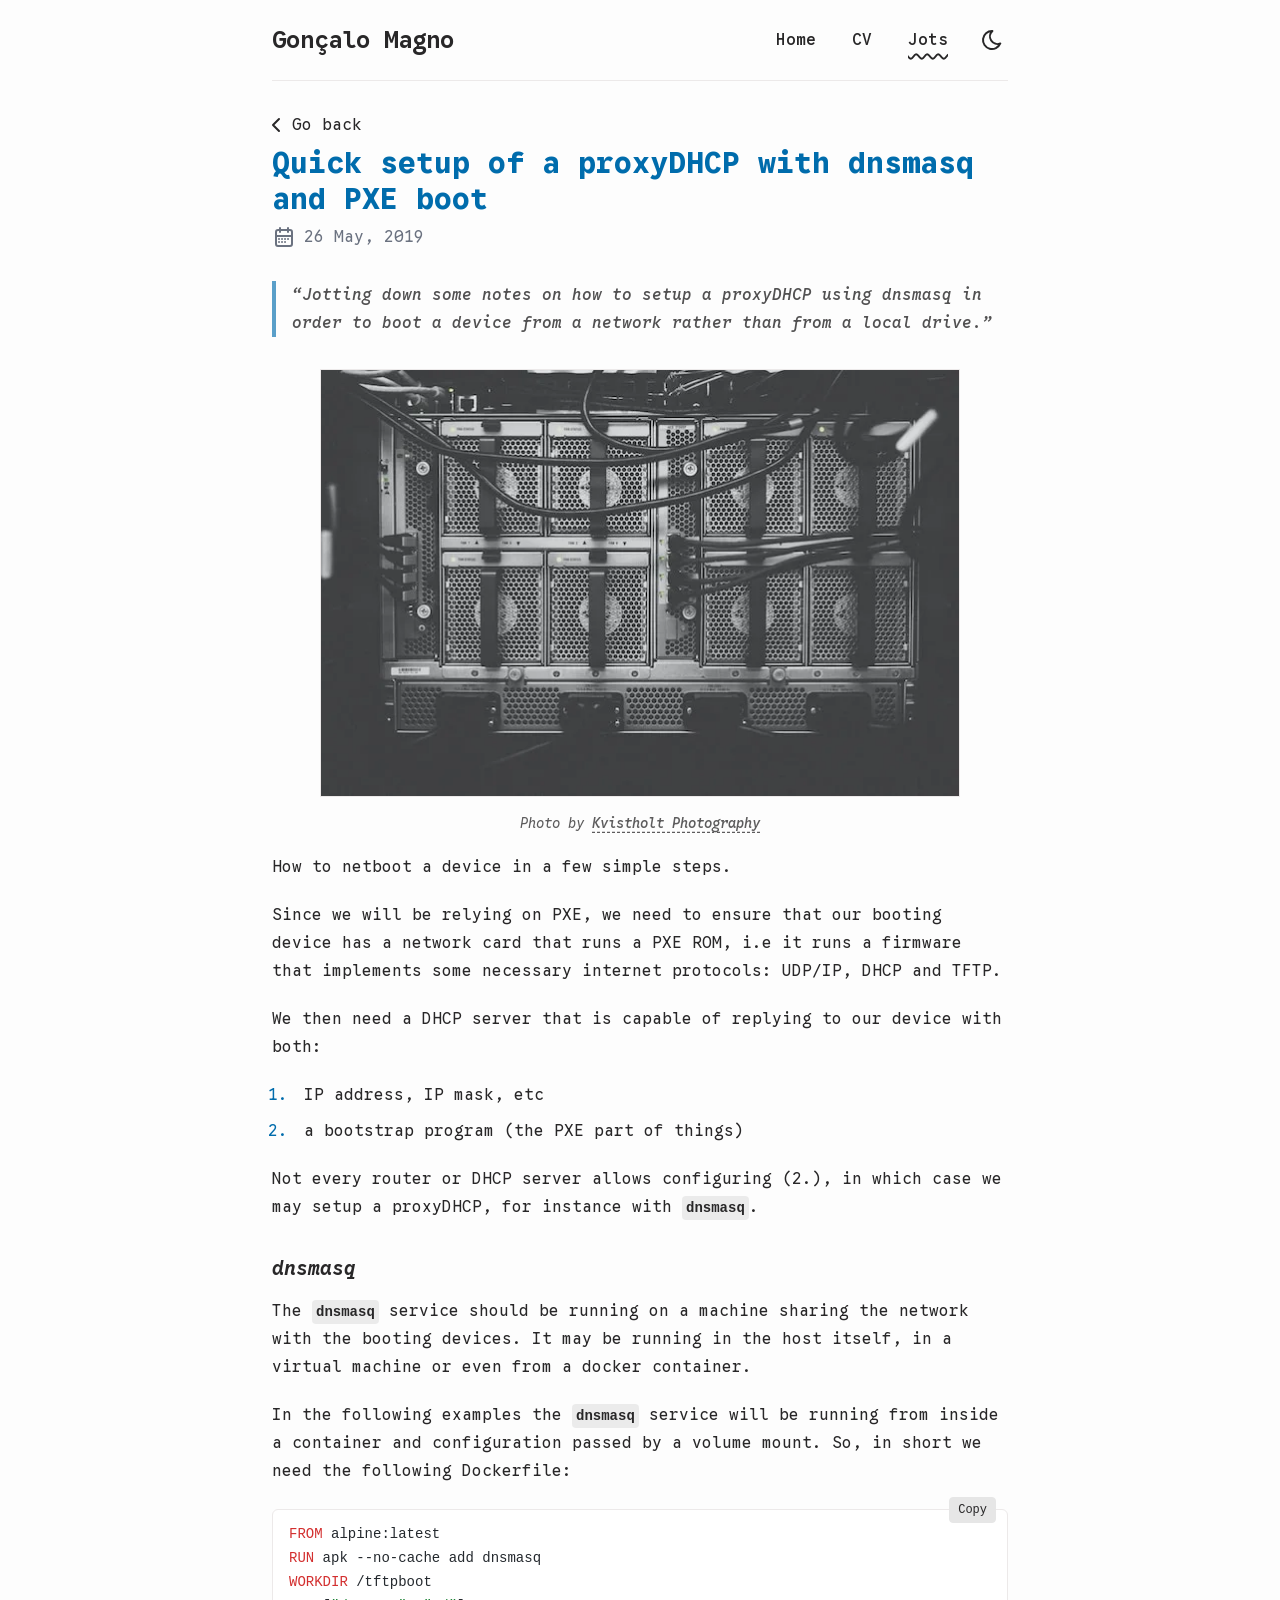
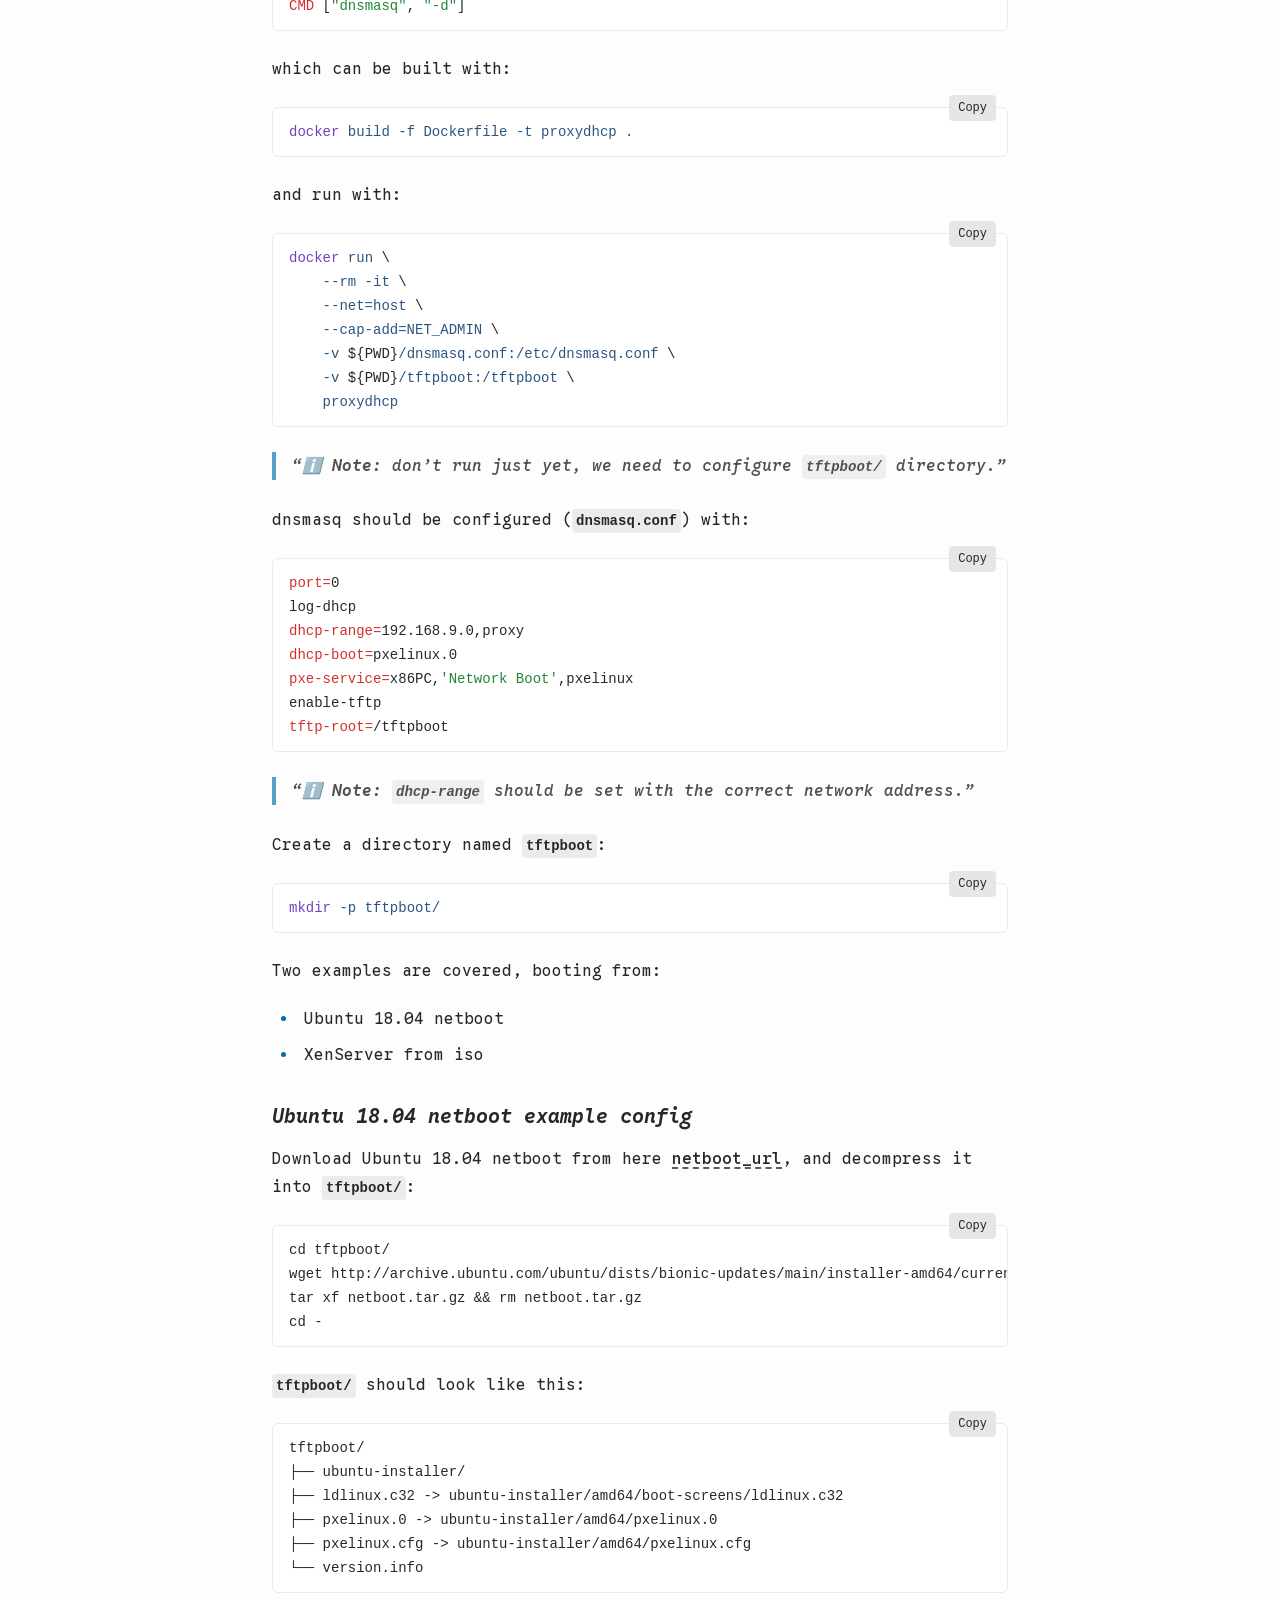
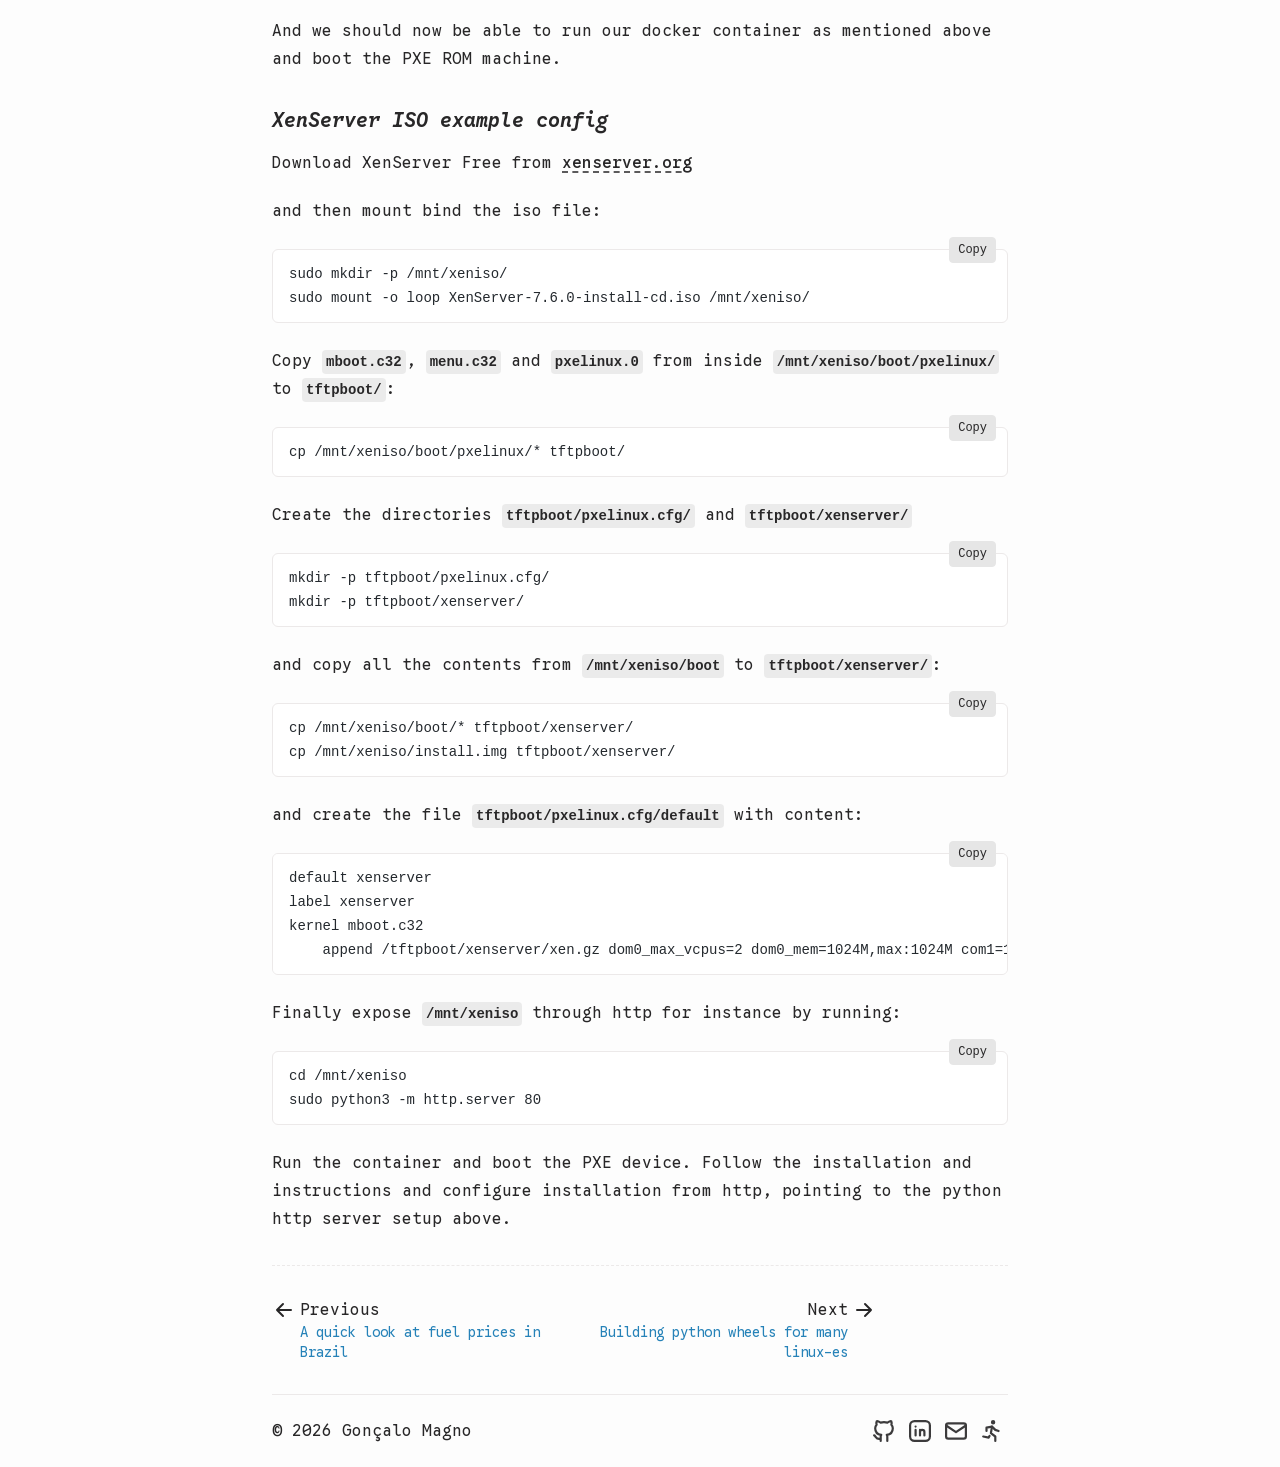
<file: jots/proxy-dhcp/index.html>
<!DOCTYPE html><html dir="ltr" lang="en" class="overflow-y-scroll scroll-smooth"> <head><meta charset="UTF-8"><meta name="viewport" content="width=device-width, initial-scale=1"><link rel="icon" href="/favicon.ico" sizes="any"><link rel="icon" type="image/png" sizes="32x32" href="/favicon-32x32.png"><link rel="icon" type="image/png" sizes="16x16" href="/favicon-16x16.png"><link rel="apple-touch-icon" href="/apple-touch-icon.png"><link rel="canonical" href="https://gmagno.dev/jots/proxy-dhcp/"><meta name="generator" content="Astro v6.4.8"><!-- Font --><style>@font-face{font-family:"Google Sans Code-5ae7b750321b82c0";src:url("/_astro/fonts/635516ef85c6f17e.woff2") format("woff2"), url("/_astro/fonts/58ebb83dea46c05d.woff") format("woff");font-display:swap;unicode-range:U+0000-00FF,U+0131,U+0152-0153,U+02BB-02BC,U+02C6,U+02DA,U+02DC,U+0304,U+0308,U+0329,U+2000-206F,U+20AC,U+2122,U+2191,U+2193,U+2212,U+2215,U+FEFF,U+FFFD;font-weight:300;font-style:normal;}@font-face{font-family:"Google Sans Code-5ae7b750321b82c0";src:url("/_astro/fonts/14a7d89c317d8e69.woff2") format("woff2"), url("/_astro/fonts/700593f7aaf9e3dd.woff") format("woff");font-display:swap;unicode-range:U+0000-00FF,U+0131,U+0152-0153,U+02BB-02BC,U+02C6,U+02DA,U+02DC,U+0304,U+0308,U+0329,U+2000-206F,U+20AC,U+2122,U+2191,U+2193,U+2212,U+2215,U+FEFF,U+FFFD;font-weight:300;font-style:italic;}@font-face{font-family:"Google Sans Code-5ae7b750321b82c0";src:url("/_astro/fonts/8b1b619d98af7dc9.woff2") format("woff2"), url("/_astro/fonts/482426bf1d2889c4.woff") format("woff");font-display:swap;unicode-range:U+0000-00FF,U+0131,U+0152-0153,U+02BB-02BC,U+02C6,U+02DA,U+02DC,U+0304,U+0308,U+0329,U+2000-206F,U+20AC,U+2122,U+2191,U+2193,U+2212,U+2215,U+FEFF,U+FFFD;font-weight:400;font-style:normal;}@font-face{font-family:"Google Sans Code-5ae7b750321b82c0";src:url("/_astro/fonts/5dd407fc4d42f2dc.woff2") format("woff2"), url("/_astro/fonts/a7e61dad64f00024.woff") format("woff");font-display:swap;unicode-range:U+0000-00FF,U+0131,U+0152-0153,U+02BB-02BC,U+02C6,U+02DA,U+02DC,U+0304,U+0308,U+0329,U+2000-206F,U+20AC,U+2122,U+2191,U+2193,U+2212,U+2215,U+FEFF,U+FFFD;font-weight:400;font-style:italic;}@font-face{font-family:"Google Sans Code-5ae7b750321b82c0";src:url("/_astro/fonts/7ddfa72deb3c5c2f.woff2") format("woff2"), url("/_astro/fonts/2614d6fb2beaff9d.woff") format("woff");font-display:swap;unicode-range:U+0000-00FF,U+0131,U+0152-0153,U+02BB-02BC,U+02C6,U+02DA,U+02DC,U+0304,U+0308,U+0329,U+2000-206F,U+20AC,U+2122,U+2191,U+2193,U+2212,U+2215,U+FEFF,U+FFFD;font-weight:500;font-style:normal;}@font-face{font-family:"Google Sans Code-5ae7b750321b82c0";src:url("/_astro/fonts/a455c5f7165cbf06.woff2") format("woff2"), url("/_astro/fonts/d64181f5eb9faff7.woff") format("woff");font-display:swap;unicode-range:U+0000-00FF,U+0131,U+0152-0153,U+02BB-02BC,U+02C6,U+02DA,U+02DC,U+0304,U+0308,U+0329,U+2000-206F,U+20AC,U+2122,U+2191,U+2193,U+2212,U+2215,U+FEFF,U+FFFD;font-weight:500;font-style:italic;}@font-face{font-family:"Google Sans Code-5ae7b750321b82c0";src:url("/_astro/fonts/1a762c413331635c.woff2") format("woff2"), url("/_astro/fonts/cf6b5b7e1761fca4.woff") format("woff");font-display:swap;unicode-range:U+0000-00FF,U+0131,U+0152-0153,U+02BB-02BC,U+02C6,U+02DA,U+02DC,U+0304,U+0308,U+0329,U+2000-206F,U+20AC,U+2122,U+2191,U+2193,U+2212,U+2215,U+FEFF,U+FFFD;font-weight:600;font-style:normal;}@font-face{font-family:"Google Sans Code-5ae7b750321b82c0";src:url("/_astro/fonts/14f3ad2a1d07ebdf.woff2") format("woff2"), url("/_astro/fonts/8ac43efa87c5e55a.woff") format("woff");font-display:swap;unicode-range:U+0000-00FF,U+0131,U+0152-0153,U+02BB-02BC,U+02C6,U+02DA,U+02DC,U+0304,U+0308,U+0329,U+2000-206F,U+20AC,U+2122,U+2191,U+2193,U+2212,U+2215,U+FEFF,U+FFFD;font-weight:600;font-style:italic;}@font-face{font-family:"Google Sans Code-5ae7b750321b82c0";src:url("/_astro/fonts/8223fbc760d10cea.woff2") format("woff2"), url("/_astro/fonts/1dc24438d5c59ba8.woff") format("woff");font-display:swap;unicode-range:U+0000-00FF,U+0131,U+0152-0153,U+02BB-02BC,U+02C6,U+02DA,U+02DC,U+0304,U+0308,U+0329,U+2000-206F,U+20AC,U+2122,U+2191,U+2193,U+2212,U+2215,U+FEFF,U+FFFD;font-weight:700;font-style:normal;}@font-face{font-family:"Google Sans Code-5ae7b750321b82c0";src:url("/_astro/fonts/36782f3f7df93843.woff2") format("woff2"), url("/_astro/fonts/a2fca12ade8135c9.woff") format("woff");font-display:swap;unicode-range:U+0000-00FF,U+0131,U+0152-0153,U+02BB-02BC,U+02C6,U+02DA,U+02DC,U+0304,U+0308,U+0329,U+2000-206F,U+20AC,U+2122,U+2191,U+2193,U+2212,U+2215,U+FEFF,U+FFFD;font-weight:700;font-style:italic;}@font-face{font-family:"Google Sans Code-5ae7b750321b82c0 fallback: Courier New";src:local("Courier New");font-display:swap;font-weight:300;font-style:normal;size-adjust:99.9837%;ascent-override:96.6157%;descent-override:28.6047%;}@font-face{font-family:"Google Sans Code-5ae7b750321b82c0 fallback: Courier New";src:local("Courier New");font-display:swap;font-weight:300;font-style:italic;size-adjust:99.9837%;ascent-override:96.6157%;descent-override:28.6047%;}@font-face{font-family:"Google Sans Code-5ae7b750321b82c0 fallback: Courier New";src:local("Courier New");font-display:swap;font-weight:400;font-style:normal;size-adjust:99.9837%;ascent-override:96.6157%;descent-override:28.6047%;}@font-face{font-family:"Google Sans Code-5ae7b750321b82c0 fallback: Courier New";src:local("Courier New");font-display:swap;font-weight:400;font-style:italic;size-adjust:99.9837%;ascent-override:96.6157%;descent-override:28.6047%;}@font-face{font-family:"Google Sans Code-5ae7b750321b82c0 fallback: Courier New";src:local("Courier New");font-display:swap;font-weight:500;font-style:normal;size-adjust:99.9837%;ascent-override:96.6157%;descent-override:28.6047%;}@font-face{font-family:"Google Sans Code-5ae7b750321b82c0 fallback: Courier New";src:local("Courier New");font-display:swap;font-weight:500;font-style:italic;size-adjust:99.9837%;ascent-override:96.6157%;descent-override:28.6047%;}@font-face{font-family:"Google Sans Code-5ae7b750321b82c0 fallback: Courier New";src:local("Courier New");font-display:swap;font-weight:600;font-style:normal;size-adjust:99.9837%;ascent-override:96.6157%;descent-override:28.6047%;}@font-face{font-family:"Google Sans Code-5ae7b750321b82c0 fallback: Courier New";src:local("Courier New");font-display:swap;font-weight:600;font-style:italic;size-adjust:99.9837%;ascent-override:96.6157%;descent-override:28.6047%;}@font-face{font-family:"Google Sans Code-5ae7b750321b82c0 fallback: Courier New";src:local("Courier New");font-display:swap;font-weight:700;font-style:normal;size-adjust:99.9837%;ascent-override:96.6157%;descent-override:28.6047%;}@font-face{font-family:"Google Sans Code-5ae7b750321b82c0 fallback: Courier New";src:local("Courier New");font-display:swap;font-weight:700;font-style:italic;size-adjust:99.9837%;ascent-override:96.6157%;descent-override:28.6047%;}:root{--font-google-sans-code:"Google Sans Code-5ae7b750321b82c0","Google Sans Code-5ae7b750321b82c0 fallback: Courier New",monospace;}</style><link rel="preload" href="/_astro/fonts/8b1b619d98af7dc9.woff2" as="font" type="font/woff2" crossorigin><!-- Primary meta --><title>Quick setup of a proxyDHCP with dnsmasq and PXE boot | Gonçalo Magno</title><meta name="title" content="Quick setup of a proxyDHCP with dnsmasq and PXE boot | Gonçalo Magno"><meta name="description" content="Jotting down some notes on how to setup a proxyDHCP using dnsmasq in order to boot a device from a network rather than from a local drive."><meta name="author" content="Gonçalo Magno"><link rel="sitemap" href="/sitemap-index.xml"><!-- Open Graph --><meta property="og:type" content="website"><meta property="og:site_name" content="Gonçalo Magno"><meta property="og:title" content="Quick setup of a proxyDHCP with dnsmasq and PXE boot | Gonçalo Magno"><meta property="og:description" content="Jotting down some notes on how to setup a proxyDHCP using dnsmasq in order to boot a device from a network rather than from a local drive."><meta property="og:url" content="https://gmagno.dev/jots/proxy-dhcp/"><meta property="og:image" content="https://gmagno.dev/jots/proxy-dhcp/index.png"><!-- Twitter / X --><meta property="twitter:card" content="summary_large_image"><meta property="twitter:url" content="https://gmagno.dev/jots/proxy-dhcp/"><meta property="twitter:title" content="Quick setup of a proxyDHCP with dnsmasq and PXE boot | Gonçalo Magno"><meta property="twitter:description" content="Jotting down some notes on how to setup a proxyDHCP using dnsmasq in order to boot a device from a network rather than from a local drive."><meta property="twitter:image" content="https://gmagno.dev/jots/proxy-dhcp/index.png"><!-- RSS autodiscovery --><link rel="alternate" type="application/rss+xml" title="Gonçalo Magno" href="https://gmagno.dev/rss.xml"><!-- Filled at runtime by theme.ts to match the current background colour --><meta name="theme-color" content=""><!-- Extra head content injected by child layouts (e.g. JSON-LD, article meta) -->  <meta property="og:type" content="article"> <meta property="article:published_time" content="2019-05-26T00:00:00.000Z"><script type="application/ld+json">{"@context":"https://schema.org","@type":"BlogPosting","headline":"Quick setup of a proxyDHCP with dnsmasq and PXE boot | Gonçalo Magno","image":"https://gmagno.dev/jots/proxy-dhcp/index.png","datePublished":"2019-05-26T00:00:00.000Z","author":[{"@type":"Person","name":"Gonçalo Magno","url":"https://gmagno.dev"}]}</script> <!--
      Inline FOUC-prevention script: sets data-theme on <html> before
      the browser paints. Runs synchronously, no defer/async.
    --><script>
      (function () {
        const stored = localStorage.getItem("theme");
        const prefersDark = window.matchMedia(
          "(prefers-color-scheme: dark)"
        ).matches;
        const theme = stored ?? (prefersDark ? "dark" : "light");
        const root = document.firstElementChild;
        root?.setAttribute("data-theme", theme);
        root?.classList.toggle("dark", theme === "dark");
        // Expose value so theme.ts can skip re-detection.
        window.__theme = { value: theme };
      })();
    </script><meta name="astro-view-transitions-enabled" content="true"><meta name="astro-view-transitions-fallback" content="animate"><script type="module" src="/_astro/ClientRouter.astro_astro_type_script_index_0_lang.CAqDO0tx.js"></script><script async src="https://www.googletagmanager.com/gtag/js?id=G-JBZ15QNYH9"></script><script>window.dataLayer=window.dataLayer||[];function gtag(){dataLayer.push(arguments);}gtag("js",new Date());gtag("config","G-JBZ15QNYH9",{send_page_view:false});document.addEventListener("astro:page-load",function(){gtag("event","page_view",{page_location:location.href,page_title:document.title});});</script><link rel="stylesheet" href="/_astro/Footer.wb6rhVLH.css"></head> <body class="bg-background font-app text-foreground selection:bg-accent/75 selection:text-accent-foreground flex min-h-svh flex-col">    <a id="skip-to-content" href="#main-content" class="bg-background text-accent absolute inset-s-16 -top-full z-50 px-3 py-2 backdrop-blur-lg transition-all focus:top-4"> Skip to content </a> <header class="app-layout flex flex-col items-center justify-between sm:flex-row"> <div class="border-border bg-background relative flex w-full items-baseline justify-between border-b py-4 sm:items-center sm:py-6"> <a href="/" class="absolute py-1 text-xl leading-8 font-semibold whitespace-nowrap sm:static sm:my-auto sm:text-2xl sm:leading-none"> Gonçalo Magno </a> <nav id="nav-menu" class="flex w-full flex-col items-center sm:ms-2 sm:flex-row sm:justify-end sm:space-x-4 sm:py-0"> <button id="menu-btn" class="focus-outline self-end p-2 sm:hidden" aria-label="Open menu" aria-expanded="false" aria-controls="menu-items" data-label-open="Open menu" data-label-close="Close menu"> <svg width="24" height="24" fill="none" stroke="currentColor" stroke-linecap="round" stroke-linejoin="round" stroke-width="2" class="hidden" viewBox="0 0 24 24" id="close-icon"><path stroke="none" d="M0 0h24v24H0z" /><path d="M18 6 6 18M6 6l12 12" /></svg> <svg width="24" height="24" fill="none" stroke="currentColor" stroke-linecap="round" stroke-linejoin="round" stroke-width="2" class="icon icon-tabler icons-tabler-outline icon-tabler-menu-deep" viewBox="0 0 24 24" id="menu-icon"><path stroke="none" d="M0 0h24v24H0z" /><path d="M4 6h16M7 12h13M10 18h10" /></svg> </button> <ul id="menu-items" class="[&>li>a]:hover:text-accent mt-4 hidden w-44 grid-cols-2 place-content-center gap-2 sm:mt-0 sm:flex sm:w-auto sm:gap-x-5 sm:gap-y-0 sm:[&>li]:h-8 [&>li>a]:block [&>li>a]:px-4 [&>li>a]:py-3 [&>li>a]:text-center [&>li>a]:font-medium sm:[&>li>a]:px-2 sm:[&>li>a]:py-1"> <li class="col-span-2"> <a href="/"> Home </a> </li> <li class="col-span-2"> <a href="/cv/"> CV </a> </li> <li class="col-span-2"> <a href="/jots/" class="active-nav"> Jots </a> </li> <li class="col-span-1 flex items-center justify-center"> <button id="theme-btn" class="focus-outline hover:[&>svg]:stroke-accent relative size-12 p-4 sm:size-8" title="Toggle theme" aria-label="auto" aria-live="polite"> <svg width="24" height="24" fill="none" stroke="currentColor" stroke-linecap="round" stroke-linejoin="round" stroke-width="2" class="absolute top-[50%] left-[50%] translate-[-50%] scale-100 rotate-0 transition-all dark:scale-0 dark:-rotate-90" viewBox="0 0 24 24"><path stroke="none" d="M0 0h24v24H0z" /><path d="M12 3h.393a7.5 7.5 0 0 0 7.92 12.446A9 9 0 1 1 12 2.992z" /></svg> <svg width="24" height="24" fill="none" stroke="currentColor" stroke-linecap="round" stroke-linejoin="round" stroke-width="2" class="absolute top-[50%] left-[50%] translate-[-50%] scale-0 rotate-90 transition-all dark:scale-100 dark:rotate-0" viewBox="0 0 24 24"><path stroke="none" d="M0 0h24v24H0z" /><path d="M14.828 14.828a4 4 0 1 0-5.656-5.656 4 4 0 0 0 5.656 5.656M6.343 17.657l-1.414 1.414M6.343 6.343 4.929 4.929M17.657 6.343l1.414-1.414M17.657 17.657l1.414 1.414M4 12H2M12 4V2M20 12h2M12 20v2" /></svg> </button> </li> </ul> </nav> </div> </header> <script type="module">function c(){const e=document.querySelector("#menu-btn"),t=document.querySelector("#menu-items"),n=document.querySelector("#menu-icon"),s=document.querySelector("#close-icon");if(!e||!t||!n||!s)return;const a=e.dataset.labelOpen??"Open menu",l=e.dataset.labelClose??"Close menu";e.addEventListener("click",()=>{const o=e.getAttribute("aria-expanded")==="true";e.setAttribute("aria-expanded",o?"false":"true"),e.setAttribute("aria-label",o?a:l),t.classList.toggle("hidden"),t.classList.toggle("grid"),n.classList.toggle("hidden"),s.classList.toggle("hidden")})}c();document.addEventListener("astro:after-swap",c);</script> <div class="app-layout flex items-center justify-start"><a id="back-button" href="/" class="group inline-flex items-center gap-1 hover:text-accent focus-outline hover:text-foreground/75 -ms-2 mt-8 mb-2"> <svg width="24" height="24" fill="none" stroke="currentColor" stroke-linecap="round" stroke-linejoin="round" stroke-width="2" class="inline-block size-6 rtl:rotate-180" viewBox="0 0 24 24"><path stroke="none" d="M0 0h24v24H0z" /><path d="m15 6-6 6 6 6" /></svg><span>Go back</span> </a></div><script type="module">function o(){const t=document.querySelector("#back-button"),e=sessionStorage.getItem("backUrl");e&&t&&(t.href=e)}document.addEventListener("astro:page-load",o);o();</script> <main id="main-content" class="app-layout" data-pagefind-body> <h1 style="view-transition-name:quick-setup-of-a-proxydhcp-with-dnsmasq-and-pxe-boot" class="text-accent inline-block text-2xl font-bold sm:text-3xl"> Quick setup of a proxyDHCP with dnsmasq and PXE boot </h1> <div class="my-2 flex items-center gap-2"> <div class="text-muted-foreground flex items-center gap-x-2"> <svg width="24" height="24" fill="none" stroke="currentColor" stroke-linecap="round" stroke-linejoin="round" stroke-width="2" class="inline-block size-6 min-w-5.5" viewBox="0 0 24 24"><path stroke="none" d="M0 0h24v24H0z" /><path d="M4 7a2 2 0 0 1 2-2h12a2 2 0 0 1 2 2v12a2 2 0 0 1-2 2H6a2 2 0 0 1-2-2zM16 3v4M8 3v4M4 11h16M7 14h.013M10.01 14h.005M13.01 14h.005M16.015 14h.005M13.015 17h.005M7.01 17h.005M10.01 17h.005" /></svg>  <time class="text-sm sm:text-base" datetime="2019-05-26T00:00:00.000Z"> 26 May, 2019 </time> </div> <span aria-hidden="true" class="text-muted-foreground max-sm:hidden hidden">
|
</span>  </div> <article id="article" class="mt-8 w-full app-prose max-w-app prose-pre:bg-(--shiki-light-bg) dark:prose-pre:bg-(--shiki-dark-bg)"> <blockquote><p>Jotting down some notes on how to setup a proxyDHCP using dnsmasq in order to boot a device from a network rather than from a local drive.</p></blockquote>
<p><img alt="Photo by Kvistholt Photography" loading="lazy" decoding="async" width="640" height="427" src="/_astro/kvistholt-photography-oZPwn40zCK4-unsplash.BCS_CHvH_8k2SH.webp" srcset=""></p>
<p><em>Photo by <a href="https://unsplash.com/photos/oZPwn40zCK4">Kvistholt Photography</a></em></p>
<p>How to netboot a device in a few simple steps.</p>
<p>Since we will be relying on PXE, we need to ensure that our booting device has a network card that runs a PXE ROM, i.e it runs a firmware that implements some necessary internet protocols: UDP/IP, DHCP and TFTP.</p>
<p>We then need a DHCP server that is capable of replying to our device with both:</p>
<ol>
<li>IP address, IP mask, etc</li>
<li>a bootstrap program (the PXE part of things)</li>
</ol>
<p>Not every router or DHCP server allows configuring (2.), in which case we may setup a proxyDHCP, for instance with <code>dnsmasq</code>.</p>
<h3 id="dnsmasq">dnsmasq</h3>
<p>The <code>dnsmasq</code> service should be running on a machine sharing the network with the booting devices. It may be running in the host itself, in a virtual machine or even from a docker container.</p>
<p>In the following examples the <code>dnsmasq</code> service will be running from inside a container and configuration passed by a volume mount. So, in short we need the following Dockerfile:</p>
<pre class="astro-code astro-code-themes min-light night-owl" style="--shiki-light:#24292eff;--shiki-dark:#d6deeb;--shiki-light-bg:#ffffff;--shiki-dark-bg:#011627; overflow-x: auto;--file-name-offset: -0.75rem;" tabindex="0" data-language="dockerfile"><code><span class="line"><span style="--shiki-light:#D32F2F;--shiki-dark:#7FDBCA">FROM</span><span style="--shiki-light:#24292EFF;--shiki-dark:#D6DEEB"> alpine:latest</span></span>
<span class="line"><span style="--shiki-light:#D32F2F;--shiki-dark:#7FDBCA">RUN</span><span style="--shiki-light:#24292EFF;--shiki-dark:#D6DEEB"> apk --no-cache add dnsmasq</span></span>
<span class="line"><span style="--shiki-light:#D32F2F;--shiki-dark:#7FDBCA">WORKDIR</span><span style="--shiki-light:#24292EFF;--shiki-dark:#D6DEEB"> /tftpboot</span></span>
<span class="line"><span style="--shiki-light:#D32F2F;--shiki-dark:#7FDBCA">CMD</span><span style="--shiki-light:#24292EFF;--shiki-dark:#D6DEEB"> [</span><span style="--shiki-light:#22863A;--shiki-dark:#ECC48D">"dnsmasq"</span><span style="--shiki-light:#24292EFF;--shiki-dark:#D6DEEB">, </span><span style="--shiki-light:#22863A;--shiki-dark:#ECC48D">"-d"</span><span style="--shiki-light:#24292EFF;--shiki-dark:#D6DEEB">]</span></span></code></pre>
<p>which can be built with:</p>
<pre class="astro-code astro-code-themes min-light night-owl" style="--shiki-light:#24292eff;--shiki-dark:#d6deeb;--shiki-light-bg:#ffffff;--shiki-dark-bg:#011627; overflow-x: auto;--file-name-offset: -0.75rem;" tabindex="0" data-language="bash"><code><span class="line"><span style="--shiki-light:#6F42C1;--shiki-light-font-style:inherit;--shiki-dark:#82AAFF;--shiki-dark-font-style:italic">docker</span><span style="--shiki-light:#2B5581;--shiki-dark:#ECC48D"> build</span><span style="--shiki-light:#2B5581;--shiki-dark:#82AAFF"> -f</span><span style="--shiki-light:#2B5581;--shiki-dark:#ECC48D"> Dockerfile</span><span style="--shiki-light:#2B5581;--shiki-dark:#82AAFF"> -t</span><span style="--shiki-light:#2B5581;--shiki-dark:#ECC48D"> proxydhcp</span><span style="--shiki-light:#2B5581;--shiki-dark:#ECC48D"> .</span></span></code></pre>
<p>and run with:</p>
<pre class="astro-code astro-code-themes min-light night-owl" style="--shiki-light:#24292eff;--shiki-dark:#d6deeb;--shiki-light-bg:#ffffff;--shiki-dark-bg:#011627; overflow-x: auto;--file-name-offset: -0.75rem;" tabindex="0" data-language="bash"><code><span class="line"><span style="--shiki-light:#6F42C1;--shiki-light-font-style:inherit;--shiki-dark:#82AAFF;--shiki-dark-font-style:italic">docker</span><span style="--shiki-light:#2B5581;--shiki-dark:#ECC48D"> run</span><span style="--shiki-light:#24292EFF;--shiki-dark:#F78C6C"> \</span></span>
<span class="line"><span style="--shiki-light:#2B5581;--shiki-dark:#82AAFF">    --rm</span><span style="--shiki-light:#2B5581;--shiki-dark:#82AAFF"> -it</span><span style="--shiki-light:#24292EFF;--shiki-dark:#F78C6C"> \</span></span>
<span class="line"><span style="--shiki-light:#2B5581;--shiki-dark:#82AAFF">    --net=host</span><span style="--shiki-light:#24292EFF;--shiki-dark:#F78C6C"> \</span></span>
<span class="line"><span style="--shiki-light:#2B5581;--shiki-dark:#82AAFF">    --cap-add=NET_ADMIN</span><span style="--shiki-light:#24292EFF;--shiki-dark:#F78C6C"> \</span></span>
<span class="line"><span style="--shiki-light:#2B5581;--shiki-dark:#82AAFF">    -v</span><span style="--shiki-light:#24292EFF;--shiki-dark:#D6DEEB"> ${</span><span style="--shiki-light:#24292EFF;--shiki-dark:#C5E478">PWD</span><span style="--shiki-light:#24292EFF;--shiki-dark:#D6DEEB">}</span><span style="--shiki-light:#2B5581;--shiki-dark:#ECC48D">/dnsmasq.conf:/etc/dnsmasq.conf</span><span style="--shiki-light:#24292EFF;--shiki-dark:#F78C6C"> \</span></span>
<span class="line"><span style="--shiki-light:#2B5581;--shiki-dark:#82AAFF">    -v</span><span style="--shiki-light:#24292EFF;--shiki-dark:#D6DEEB"> ${</span><span style="--shiki-light:#24292EFF;--shiki-dark:#C5E478">PWD</span><span style="--shiki-light:#24292EFF;--shiki-dark:#D6DEEB">}</span><span style="--shiki-light:#2B5581;--shiki-dark:#ECC48D">/tftpboot:/tftpboot</span><span style="--shiki-light:#24292EFF;--shiki-dark:#F78C6C"> \</span></span>
<span class="line"><span style="--shiki-light:#2B5581;--shiki-dark:#ECC48D">    proxydhcp</span></span></code></pre>
<blockquote><p><strong>ℹ️ Note:</strong>
don’t run just yet, we need to configure <code>tftpboot/</code> directory.</p></blockquote>
<p>dnsmasq should be configured (<code>dnsmasq.conf</code>) with:</p>
<pre class="astro-code astro-code-themes min-light night-owl" style="--shiki-light:#24292eff;--shiki-dark:#d6deeb;--shiki-light-bg:#ffffff;--shiki-dark-bg:#011627; overflow-x: auto;--file-name-offset: -0.75rem;" tabindex="0" data-language="ini"><code><span class="line"><span style="--shiki-light:#D32F2F;--shiki-dark:#C792EA">port</span><span style="--shiki-light:#D32F2F;--shiki-dark:#D6DEEB">=</span><span style="--shiki-light:#24292EFF;--shiki-dark:#D6DEEB">0</span></span>
<span class="line"><span style="--shiki-light:#24292EFF;--shiki-dark:#D6DEEB">log-dhcp</span></span>
<span class="line"><span style="--shiki-light:#D32F2F;--shiki-dark:#C792EA">dhcp-range</span><span style="--shiki-light:#D32F2F;--shiki-dark:#D6DEEB">=</span><span style="--shiki-light:#24292EFF;--shiki-dark:#D6DEEB">192.168.9.0,proxy</span></span>
<span class="line"><span style="--shiki-light:#D32F2F;--shiki-dark:#C792EA">dhcp-boot</span><span style="--shiki-light:#D32F2F;--shiki-dark:#D6DEEB">=</span><span style="--shiki-light:#24292EFF;--shiki-dark:#D6DEEB">pxelinux.0</span></span>
<span class="line"><span style="--shiki-light:#D32F2F;--shiki-dark:#C792EA">pxe-service</span><span style="--shiki-light:#D32F2F;--shiki-dark:#D6DEEB">=</span><span style="--shiki-light:#24292EFF;--shiki-dark:#D6DEEB">x86PC,</span><span style="--shiki-light:#22863A;--shiki-dark:#D9F5DD">'</span><span style="--shiki-light:#22863A;--shiki-dark:#ECC48D">Network Boot</span><span style="--shiki-light:#22863A;--shiki-dark:#D9F5DD">'</span><span style="--shiki-light:#24292EFF;--shiki-dark:#D6DEEB">,pxelinux</span></span>
<span class="line"><span style="--shiki-light:#24292EFF;--shiki-dark:#D6DEEB">enable-tftp</span></span>
<span class="line"><span style="--shiki-light:#D32F2F;--shiki-dark:#C792EA">tftp-root</span><span style="--shiki-light:#D32F2F;--shiki-dark:#D6DEEB">=</span><span style="--shiki-light:#24292EFF;--shiki-dark:#D6DEEB">/tftpboot</span></span></code></pre>
<blockquote><p><strong>ℹ️ Note:</strong>
<code>dhcp-range</code> should be set with the correct network address.</p></blockquote>
<p>Create a directory named <code>tftpboot</code>:</p>
<pre class="astro-code astro-code-themes min-light night-owl" style="--shiki-light:#24292eff;--shiki-dark:#d6deeb;--shiki-light-bg:#ffffff;--shiki-dark-bg:#011627; overflow-x: auto;--file-name-offset: -0.75rem;" tabindex="0" data-language="bash"><code><span class="line"><span style="--shiki-light:#6F42C1;--shiki-light-font-style:inherit;--shiki-dark:#82AAFF;--shiki-dark-font-style:italic">mkdir</span><span style="--shiki-light:#2B5581;--shiki-dark:#82AAFF"> -p</span><span style="--shiki-light:#2B5581;--shiki-dark:#ECC48D"> tftpboot/</span></span></code></pre>
<p>Two examples are covered, booting from:</p>
<ul>
<li>Ubuntu 18.04 netboot</li>
<li>XenServer from iso</li>
</ul>
<h3 id="ubuntu-1804-netboot-example-config">Ubuntu 18.04 netboot example config</h3>
<p>Download Ubuntu 18.04 netboot from here <a href="http://archive.ubuntu.com/ubuntu/dists/bionic-updates/main/installer-amd64/current/images/netboot/netboot.tar.gz">netboot_url</a>, and decompress it into <code>tftpboot/</code>:</p>
<pre class="astro-code astro-code-themes min-light night-owl" style="--shiki-light:#24292eff;--shiki-dark:#d6deeb;--shiki-light-bg:#ffffff;--shiki-dark-bg:#011627; overflow-x: auto;--file-name-offset: -0.75rem;" tabindex="0" data-language="plaintext"><code><span class="line"><span>cd tftpboot/</span></span>
<span class="line"><span>wget http://archive.ubuntu.com/ubuntu/dists/bionic-updates/main/installer-amd64/current/images/netboot/netboot.tar.gz</span></span>
<span class="line"><span>tar xf netboot.tar.gz &#x26;&#x26; rm netboot.tar.gz</span></span>
<span class="line"><span>cd -</span></span></code></pre>
<p><code>tftpboot/</code> should look like this:</p>
<pre class="astro-code astro-code-themes min-light night-owl" style="--shiki-light:#24292eff;--shiki-dark:#d6deeb;--shiki-light-bg:#ffffff;--shiki-dark-bg:#011627; overflow-x: auto;--file-name-offset: -0.75rem;" tabindex="0" data-language="plaintext"><code><span class="line"><span>tftpboot/</span></span>
<span class="line"><span>├── ubuntu-installer/</span></span>
<span class="line"><span>├── ldlinux.c32 -> ubuntu-installer/amd64/boot-screens/ldlinux.c32</span></span>
<span class="line"><span>├── pxelinux.0 -> ubuntu-installer/amd64/pxelinux.0</span></span>
<span class="line"><span>├── pxelinux.cfg -> ubuntu-installer/amd64/pxelinux.cfg</span></span>
<span class="line"><span>└── version.info</span></span></code></pre>
<p>And we should now be able to run our docker container as mentioned above and boot the PXE ROM machine.</p>
<h3 id="xenserver-iso-example-config">XenServer ISO example config</h3>
<p>Download XenServer Free from <a href="https://xenserver.org">xenserver.org</a></p>
<p>and then mount bind the iso file:</p>
<pre class="astro-code astro-code-themes min-light night-owl" style="--shiki-light:#24292eff;--shiki-dark:#d6deeb;--shiki-light-bg:#ffffff;--shiki-dark-bg:#011627; overflow-x: auto;--file-name-offset: -0.75rem;" tabindex="0" data-language="plaintext"><code><span class="line"><span>sudo mkdir -p /mnt/xeniso/</span></span>
<span class="line"><span>sudo mount -o loop XenServer-7.6.0-install-cd.iso /mnt/xeniso/</span></span></code></pre>
<p>Copy <code>mboot.c32</code>, <code>menu.c32</code> and <code>pxelinux.0</code> from inside <code>/mnt/xeniso/boot/pxelinux/</code> to <code>tftpboot/</code>:</p>
<pre class="astro-code astro-code-themes min-light night-owl" style="--shiki-light:#24292eff;--shiki-dark:#d6deeb;--shiki-light-bg:#ffffff;--shiki-dark-bg:#011627; overflow-x: auto;--file-name-offset: -0.75rem;" tabindex="0" data-language="plaintext"><code><span class="line"><span>cp /mnt/xeniso/boot/pxelinux/* tftpboot/</span></span></code></pre>
<p>Create the directories <code>tftpboot/pxelinux.cfg/</code> and <code>tftpboot/xenserver/</code></p>
<pre class="astro-code astro-code-themes min-light night-owl" style="--shiki-light:#24292eff;--shiki-dark:#d6deeb;--shiki-light-bg:#ffffff;--shiki-dark-bg:#011627; overflow-x: auto;--file-name-offset: -0.75rem;" tabindex="0" data-language="plaintext"><code><span class="line"><span>mkdir -p tftpboot/pxelinux.cfg/</span></span>
<span class="line"><span>mkdir -p tftpboot/xenserver/</span></span></code></pre>
<p>and copy all the contents from <code>/mnt/xeniso/boot</code> to <code>tftpboot/xenserver/</code>:</p>
<pre class="astro-code astro-code-themes min-light night-owl" style="--shiki-light:#24292eff;--shiki-dark:#d6deeb;--shiki-light-bg:#ffffff;--shiki-dark-bg:#011627; overflow-x: auto;--file-name-offset: -0.75rem;" tabindex="0" data-language="plaintext"><code><span class="line"><span>cp /mnt/xeniso/boot/* tftpboot/xenserver/</span></span>
<span class="line"><span>cp /mnt/xeniso/install.img tftpboot/xenserver/</span></span></code></pre>
<p>and create the file <code>tftpboot/pxelinux.cfg/default</code> with content:</p>
<pre class="astro-code astro-code-themes min-light night-owl" style="--shiki-light:#24292eff;--shiki-dark:#d6deeb;--shiki-light-bg:#ffffff;--shiki-dark-bg:#011627; overflow-x: auto;--file-name-offset: -0.75rem;" tabindex="0" data-language="plaintext"><code><span class="line"><span>default xenserver</span></span>
<span class="line"><span>label xenserver</span></span>
<span class="line"><span>kernel mboot.c32</span></span>
<span class="line"><span>    append /tftpboot/xenserver/xen.gz dom0_max_vcpus=2 dom0_mem=1024M,max:1024M com1=115200,8n1 console=com1,vga ---  /tftpboot/xenserver/vmlinuz xencons=hvc console=hvc0 console=tty0 ---  /tftpboot/xenserver/install.img</span></span></code></pre>
<p>Finally expose <code>/mnt/xeniso</code> through http for instance by running:</p>
<pre class="astro-code astro-code-themes min-light night-owl" style="--shiki-light:#24292eff;--shiki-dark:#d6deeb;--shiki-light-bg:#ffffff;--shiki-dark-bg:#011627; overflow-x: auto;--file-name-offset: -0.75rem;" tabindex="0" data-language="plaintext"><code><span class="line"><span>cd /mnt/xeniso</span></span>
<span class="line"><span>sudo python3 -m http.server 80</span></span></code></pre>
<p>Run the container and boot the PXE device. Follow the installation and instructions and configure installation from http, pointing to the python http server setup above.</p> </article> <hr class="my-8 border-dashed">  <div id="btt-btn-container" class="fixed inset-e-4 bottom-8 z-50 md:sticky md:inset-e-auto md:float-end md:me-1 translate-y-14 opacity-0 transition duration-500"> <button data-button="back-to-top" class="group bg-background relative px-2 py-1 size-14 rounded-full shadow-xl md:h-8 md:w-fit md:rounded-md md:shadow-none md:focus-visible:rounded-none md:bg-background/35 md:bg-clip-padding md:backdrop-blur-lg"> <span id="progress-indicator" class="absolute inset-0 -z-10 block size-14 scale-110 rounded-full bg-transparent md:hidden md:h-8 md:rounded-md"></span> <svg width="24" height="24" fill="none" stroke="currentColor" stroke-linecap="round" stroke-linejoin="round" stroke-width="2" class="inline-block rotate-90 md:hidden" viewBox="0 0 24 24"><path stroke="none" d="M0 0h24v24H0z" /><path d="M5 12h14M5 12l6 6M5 12l6-6" /></svg> <span class="group-hover:text-accent sr-only text-sm md:not-sr-only"> <svg width="24" height="24" fill="none" stroke="currentColor" stroke-linecap="round" stroke-linejoin="round" stroke-width="2" class="inline-block size-4" viewBox="0 0 24 24"><path stroke="none" d="M0 0h24v24H0z" /><path d="M12 5v14M16 9l-4-4M8 9l4-4" /></svg> Back to top </span> </button> </div> <script data-astro-rerun>
  function backToTop() {
    const rootElement = document.documentElement;
    const btnContainer = document.querySelector("#btt-btn-container");
    const backToTopBtn = document.querySelector("[data-button='back-to-top']");
    const progressIndicator = document.querySelector("#progress-indicator");

    if (!rootElement || !btnContainer || !backToTopBtn || !progressIndicator)
      return;

    backToTopBtn.addEventListener("click", () => {
      document.body.scrollTop = 0;
      document.documentElement.scrollTop = 0;
    });

    let lastVisible = null;
    function handleScroll() {
      const scrollTotal = rootElement.scrollHeight - rootElement.clientHeight;
      const scrollTop = rootElement.scrollTop;
      const scrollPercent = Math.floor((scrollTop / scrollTotal) * 100);

      progressIndicator.style.setProperty(
        "background-image",
        `conic-gradient(var(--accent), var(--accent) ${scrollPercent}%, transparent ${scrollPercent}%)`
      );

      const isVisible = scrollTop / scrollTotal > 0.3;

      if (isVisible !== lastVisible) {
        btnContainer.classList.toggle("opacity-100", isVisible);
        btnContainer.classList.toggle("translate-y-0", isVisible);
        btnContainer.classList.toggle("opacity-0", !isVisible);
        btnContainer.classList.toggle("translate-y-14", !isVisible);
        lastVisible = isVisible;
      }
    }

    let ticking = false;
    document.addEventListener("scroll", () => {
      if (!ticking) {
        window.requestAnimationFrame(() => {
          handleScroll();
          ticking = false;
        });
        ticking = true;
      }
    });
  }
  backToTop();
</script> <div data-pagefind-ignore class="my-8 grid grid-cols-1 gap-6 sm:grid-cols-2"> <a href="/jots/quick-look-on-brfuel/" class="flex w-full gap-1 hover:opacity-75"> <svg width="24" height="24" fill="none" stroke="currentColor" stroke-linecap="round" stroke-linejoin="round" stroke-width="2" class="inline-block flex-none rtl:rotate-180" viewBox="0 0 24 24"><path stroke="none" d="M0 0h24v24H0z" /><path d="M5 12h14M5 12l6 6M5 12l6-6" /></svg> <div> <span>Previous</span> <div class="text-accent/85 text-sm">A quick look at fuel prices in Brazil</div> </div> </a> <a href="/jots/building-linux-wheels/" class="flex w-full justify-end gap-1 text-end hover:opacity-75 sm:col-start-2"> <div> <span>Next</span> <div class="text-accent/85 text-sm">Building python wheels for many linux-es</div> </div> <svg width="24" height="24" fill="none" stroke="currentColor" stroke-linecap="round" stroke-linejoin="round" stroke-width="2" class="inline-block flex-none rtl:rotate-180" viewBox="0 0 24 24"><path stroke="none" d="M0 0h24v24H0z" /><path d="M5 12h14M13 18l6-6M13 6l6 6" /></svg> </a> </div> </main> <footer class="app-layout mt-auto"> <div class="border-border flex flex-col items-center justify-between border-t py-6 sm:flex-row-reverse sm:py-4"> <div class="flex flex-wrap items-center gap-1"> <a href="https://github.com/gmagno" title="GitHub" class="group inline-flex items-center gap-1 hover:text-accent p-2 hover:rotate-6 sm:p-1">  <svg width="24" height="24" fill="none" stroke="currentColor" stroke-linecap="round" stroke-linejoin="round" stroke-width="2" class="inline-block size-6 scale-125 fill-transparent stroke-current stroke-2 opacity-90 group-hover:fill-transparent sm:scale-110" viewBox="0 0 24 24"><path stroke="none" d="M0 0h24v24H0z" /><path d="M9 19c-4.3 1.4-4.3-2.5-6-3m12 5v-3.5c0-1 .1-1.4-.5-2 2.8-.3 5.5-1.4 5.5-6a4.6 4.6 0 0 0-1.3-3.2 4.2 4.2 0 0 0-.1-3.2s-1.1-.3-3.5 1.3a12.3 12.3 0 0 0-6.2 0C6.5 2.8 5.4 3.1 5.4 3.1a4.2 4.2 0 0 0-.1 3.2A4.6 4.6 0 0 0 4 9.5c0 4.6 2.7 5.7 5.5 6-.6.6-.6 1.2-.5 2V21" /></svg> <span class="sr-only">GitHub</span>  </a><a href="https://www.linkedin.com/in/goncalo-morgado/" title="LinkedIn" class="group inline-flex items-center gap-1 hover:text-accent p-2 hover:rotate-6 sm:p-1">  <svg width="24" height="24" fill="none" stroke="currentColor" stroke-linecap="round" stroke-linejoin="round" stroke-width="2" class="inline-block size-6 scale-125 fill-transparent stroke-current stroke-2 opacity-90 group-hover:fill-transparent sm:scale-110" viewBox="0 0 24 24"><path stroke="none" d="M0 0h24v24H0z" /><path d="M8 11v5M8 8v.01M12 16v-5M16 16v-3a2 2 0 1 0-4 0" /><path d="M3 7a4 4 0 0 1 4-4h10a4 4 0 0 1 4 4v10a4 4 0 0 1-4 4H7a4 4 0 0 1-4-4z" /></svg> <span class="sr-only">LinkedIn</span>  </a><a href="mailto:goncalo.magno@gmail.com" title="Email" class="group inline-flex items-center gap-1 hover:text-accent p-2 hover:rotate-6 sm:p-1">  <svg width="24" height="24" fill="none" stroke="currentColor" stroke-linecap="round" stroke-linejoin="round" stroke-width="2" class="inline-block size-6 scale-125 fill-transparent stroke-current stroke-2 opacity-90 group-hover:fill-transparent sm:scale-110" viewBox="0 0 24 24"><path stroke="none" d="M0 0h24v24H0z" /><path d="M3 7a2 2 0 0 1 2-2h14a2 2 0 0 1 2 2v10a2 2 0 0 1-2 2H5a2 2 0 0 1-2-2z" /><path d="m3 7 9 6 9-6" /></svg> <span class="sr-only">Email</span>  </a><a href="https://connect.garmin.com/app/profile/Goncalo.Magno" title="Garmin" class="group inline-flex items-center gap-1 hover:text-accent p-2 hover:rotate-6 sm:p-1">  <svg width="24" height="24" fill="none" stroke="currentColor" stroke-linecap="round" stroke-linejoin="round" stroke-width="2" class="inline-block size-6 scale-125 fill-transparent stroke-current stroke-2 opacity-90 group-hover:fill-transparent sm:scale-110" viewBox="0 0 24 24"><path stroke="none" d="M0 0h24v24H0z" /><path d="M12 4a1 1 0 1 0 2 0 1 1 0 1 0-2 0M4 17l5 1 .75-1.5M15 21v-4l-4-3 1-6" /><path d="M7 12V9l5-1 3 3 3 1" /></svg> <span class="sr-only">Garmin</span>  </a> </div> <div class="my-2 flex flex-col items-center whitespace-nowrap sm:flex-row"> <span>&#169; 2026 Gonçalo Magno</span> </div> </div> </footer>   <script type="module">const c="theme",r="light",n="dark";function s(){const e=localStorage.getItem(c);return e||(window.matchMedia("(prefers-color-scheme: dark)").matches?n:r)}let t=window.__theme?.value??s();function a(){localStorage.setItem(c,t),m()}function m(){const e=document.firstElementChild;e?.setAttribute("data-theme",t),e?.classList.toggle("dark",t===n),document.querySelector("#theme-btn")?.setAttribute("aria-label",t);const o=window.getComputedStyle(document.body).backgroundColor;document.querySelector("meta[name='theme-color']")?.setAttribute("content",o)}function d(){m(),document.querySelector("#theme-btn")?.addEventListener("click",()=>{t=t===r?n:r,a()})}d();document.addEventListener("astro:after-swap",d);document.addEventListener("astro:before-swap",e=>{const o=document.querySelector("meta[name='theme-color']")?.getAttribute("content");o&&e.newDocument.querySelector("meta[name='theme-color']")?.setAttribute("content",o)});window.matchMedia("(prefers-color-scheme: dark)").addEventListener("change",({matches:e})=>{t=e?n:r,a()});</script> </body> </html> <script data-astro-rerun>
  function createProgressBar() {
    const progressContainer = document.createElement("div");
    progressContainer.className =
      "progress-container fixed top-0 z-10 h-1 w-full bg-background";

    const progressBar = document.createElement("div");
    progressBar.className = "progress-bar h-1 w-0 bg-accent";
    progressBar.id = "myBar";

    progressContainer.appendChild(progressBar);
    document.body.appendChild(progressContainer);
  }
  createProgressBar();

  function updateScrollProgress() {
    document.addEventListener("scroll", () => {
      const winScroll =
        document.body.scrollTop || document.documentElement.scrollTop;
      const height =
        document.documentElement.scrollHeight -
        document.documentElement.clientHeight;
      const scrolled = (winScroll / height) * 100;
      if (document) {
        const myBar = document.getElementById("myBar");
        if (myBar) {
          myBar.style.width = scrolled + "%";
        }
      }
    });
  }
  updateScrollProgress();

  function addHeadingLinks() {
    const headings = Array.from(
      document.querySelectorAll("h2, h3, h4, h5, h6")
    );
    for (const heading of headings) {
      heading.classList.add("group");
      const link = document.createElement("a");
      link.className =
        "heading-link ms-2 no-underline opacity-75 md:opacity-0 md:group-hover:opacity-100 md:focus:opacity-100";
      link.href = "#" + heading.id;

      const span = document.createElement("span");
      span.ariaHidden = "true";
      span.innerText = "#";
      link.appendChild(span);
      heading.appendChild(link);
    }
  }
  addHeadingLinks();

  function attachCopyButtons() {
    const copyButtonLabel = "Copy";
    const codeBlocks = Array.from(document.querySelectorAll("pre"));

    for (const codeBlock of codeBlocks) {
      const wrapper = document.createElement("div");
      wrapper.style.position = "relative";

      const computedStyle = getComputedStyle(codeBlock);
      const hasFileNameOffset =
        computedStyle.getPropertyValue("--file-name-offset").trim() !== "";

      const topClass = hasFileNameOffset
        ? "top-(--file-name-offset)"
        : "-top-3";

      const copyButton = document.createElement("button");
      copyButton.className = `copy-code absolute end-3 ${topClass} rounded bg-muted border border-muted px-2 py-1 text-xs leading-4 text-foreground font-medium`;
      copyButton.innerHTML = copyButtonLabel;
      codeBlock.setAttribute("tabindex", "0");
      codeBlock.appendChild(copyButton);

      codeBlock?.parentNode?.insertBefore(wrapper, codeBlock);
      wrapper.appendChild(codeBlock);

      copyButton.addEventListener("click", async () => {
        await copyCode(codeBlock, copyButton);
      });
    }

    async function copyCode(block, button) {
      const code = block.querySelector("code");
      const text = code?.innerText;

      await navigator.clipboard.writeText(text ?? "");

      button.innerText = "Copied";

      setTimeout(() => {
        button.innerText = copyButtonLabel;
      }, 700);
    }
  }
  attachCopyButtons();

  /** Accessible image lightbox for article images. */
  function initLightbox() {
    const article = document.getElementById("article");
    if (!article) return;

    const prefersReducedMotion = () =>
      window.matchMedia("(prefers-reduced-motion: reduce)").matches;

    let overlay = null;
    let lastFocused = null;

    // Defer attribute mutations so they don't push the LCP timestamp.
    // Event listeners below use delegation and don't need the attributes to exist yet.
    requestAnimationFrame(() => {
      const images = Array.from(article.querySelectorAll("img"));
      for (const image of images) {
        if (image.closest("a")) continue;
        image.setAttribute("role", "button");
        image.setAttribute("tabindex", "0");
        image.setAttribute("aria-haspopup", "dialog");
        image.setAttribute(
          "aria-label",
          image.alt ? `Zoom image: ${image.alt}` : "Zoom image"
        );
      }
    });

    function open(src, alt, trigger) {
      if (overlay) return;
      lastFocused = trigger ?? document.activeElement;

      overlay = document.createElement("div");
      overlay.setAttribute("role", "dialog");
      overlay.setAttribute("aria-modal", "true");
      overlay.setAttribute(
        "aria-label",
        alt ? `Image preview: ${alt}` : "Image preview"
      );
      overlay.className =
        "fixed inset-0 z-50 flex cursor-zoom-out items-center justify-center bg-black/70 backdrop-blur-sm opacity-0 transition-opacity duration-200 motion-reduce:transition-none";

      const closeButton = document.createElement("button");
      closeButton.type = "button";
      closeButton.setAttribute("aria-label", "Close image preview");
      closeButton.className =
        "absolute end-4 top-4 rounded p-2 text-3xl leading-none text-white";
      closeButton.innerHTML = "&#10005;";
      closeButton.addEventListener("click", close);

      const image = document.createElement("img");
      image.src = src;
      image.alt = "";
      image.className =
        "max-h-[90dvh] max-w-[90dvw] cursor-default object-contain";

      overlay.append(closeButton, image);
      overlay.addEventListener("click", e => {
        if (e.target === overlay && currentScale <= 1) close();
      });

      let currentScale = 1;
      let translateX = 0;
      let translateY = 0;
      let initialDist = 0;
      let initialScale = 1;
      let panStartX = 0;
      let panStartY = 0;
      let panStartTranslateX = 0;
      let panStartTranslateY = 0;
      let lastTapTime = 0;

      function applyTransform() {
        image.style.transform = `scale(${currentScale}) translate(${translateX}px, ${translateY}px)`;
      }

      function resetTransform() {
        currentScale = 1;
        translateX = 0;
        translateY = 0;
        image.style.transform = "";
      }

      overlay.addEventListener(
        "touchstart",
        e => {
          const t = e.touches;
          if (t.length === 2) {
            initialDist = Math.hypot(
              t[1].clientX - t[0].clientX,
              t[1].clientY - t[0].clientY
            );
            initialScale = currentScale;
          } else if (t.length === 1) {
            const now = Date.now();
            if (now - lastTapTime < 300) {
              e.preventDefault();
              if (currentScale > 1) {
                resetTransform();
              } else {
                currentScale = 2;
                translateX = 0;
                translateY = 0;
                applyTransform();
              }
              lastTapTime = 0;
              panStartX = t[0].clientX;
              panStartY = t[0].clientY;
              panStartTranslateX = translateX;
              panStartTranslateY = translateY;
            } else {
              lastTapTime = now;
              if (currentScale > 1) {
                panStartX = t[0].clientX;
                panStartY = t[0].clientY;
                panStartTranslateX = translateX;
                panStartTranslateY = translateY;
              }
            }
          }
        },
        { passive: false }
      );

      overlay.addEventListener(
        "touchmove",
        e => {
          const t = e.touches;
          if (t.length === 2) {
            e.preventDefault();
            const dist = Math.hypot(
              t[1].clientX - t[0].clientX,
              t[1].clientY - t[0].clientY
            );
            currentScale = Math.min(
              4,
              Math.max(1, initialScale * (dist / initialDist))
            );
            applyTransform();
          } else if (t.length === 1) {
            if (currentScale > 1) {
              e.preventDefault();
              translateX =
                panStartTranslateX + (t[0].clientX - panStartX) / currentScale;
              translateY =
                panStartTranslateY + (t[0].clientY - panStartY) / currentScale;
              const maxX = Math.max(
                0,
                (image.clientWidth - overlay.clientWidth / currentScale) / 2
              );
              const maxY = Math.max(
                0,
                (image.clientHeight - overlay.clientHeight / currentScale) / 2
              );
              translateX = Math.min(maxX, Math.max(-maxX, translateX));
              translateY = Math.min(maxY, Math.max(-maxY, translateY));
              applyTransform();
            } else {
              e.preventDefault();
            }
          }
        },
        { passive: false }
      );

      overlay.addEventListener("touchend", e => {
        if (e.touches.length === 0 && currentScale <= 1.05) {
          resetTransform();
        }
      });

      overlay.addEventListener("touchcancel", e => {
        if (e.touches.length === 0 && currentScale <= 1.05) {
          resetTransform();
        }
      });

      document.body.appendChild(overlay);
      document.body.style.overflow = "hidden";
      document.addEventListener("keydown", onKeyDown);
      window.__closeLightbox = close;

      requestAnimationFrame(() => overlay?.classList.add("opacity-100"));
      closeButton.focus();
    }

    function close() {
      if (!overlay) return;
      const el = overlay;
      overlay = null;
      window.__closeLightbox = null;

      document.removeEventListener("keydown", onKeyDown);
      document.body.style.overflow = "";
      lastFocused?.focus();
      lastFocused = null;

      if (prefersReducedMotion()) {
        el.remove();
        return;
      }
      const remove = () => el.remove();
      el.addEventListener("transitionend", remove, { once: true });
      setTimeout(remove, 250); // fallback in case transitionend never fires
      el.classList.remove("opacity-100");
    }

    function onKeyDown(e) {
      if (e.key === "Escape") {
        close();
      } else if (e.key === "Tab") {
        trapFocus(e);
      }
    }

    // Keep keyboard focus inside the open dialog.
    function trapFocus(e) {
      if (!overlay) return;
      const focusables = overlay.querySelectorAll(
        'a[href], button, [tabindex]:not([tabindex="-1"])'
      );
      if (focusables.length === 0) return;
      const first = focusables[0];
      const last = focusables[focusables.length - 1];
      if (e.shiftKey && document.activeElement === first) {
        e.preventDefault();
        last.focus();
      } else if (!e.shiftKey && document.activeElement === last) {
        e.preventDefault();
        first.focus();
      }
    }

    function triggerFromEvent(e) {
      const image = e.target.closest("img");
      if (!image || !article.contains(image) || image.closest("a")) return null;
      return image;
    }

    function activate(image) {
      open(image.currentSrc || image.src, image.alt, image);
    }

    article.addEventListener("click", e => {
      const image = triggerFromEvent(e);
      if (!image) return;
      e.preventDefault();
      activate(image);
    });

    article.addEventListener("keydown", e => {
      if (e.key !== "Enter" && e.key !== " " && e.key !== "Spacebar") return;
      const image = triggerFromEvent(e);
      if (!image) return;
      e.preventDefault();
      activate(image);
    });
  }
  initLightbox();

  if (!window.__lightboxSwapBound) {
    window.__lightboxSwapBound = true;
    document.addEventListener("astro:before-swap", () =>
      window.__closeLightbox?.()
    );
  }

  document.addEventListener("astro:after-swap", () =>
    window.scrollTo({ left: 0, top: 0, behavior: "instant" })
  );
</script>
</file>
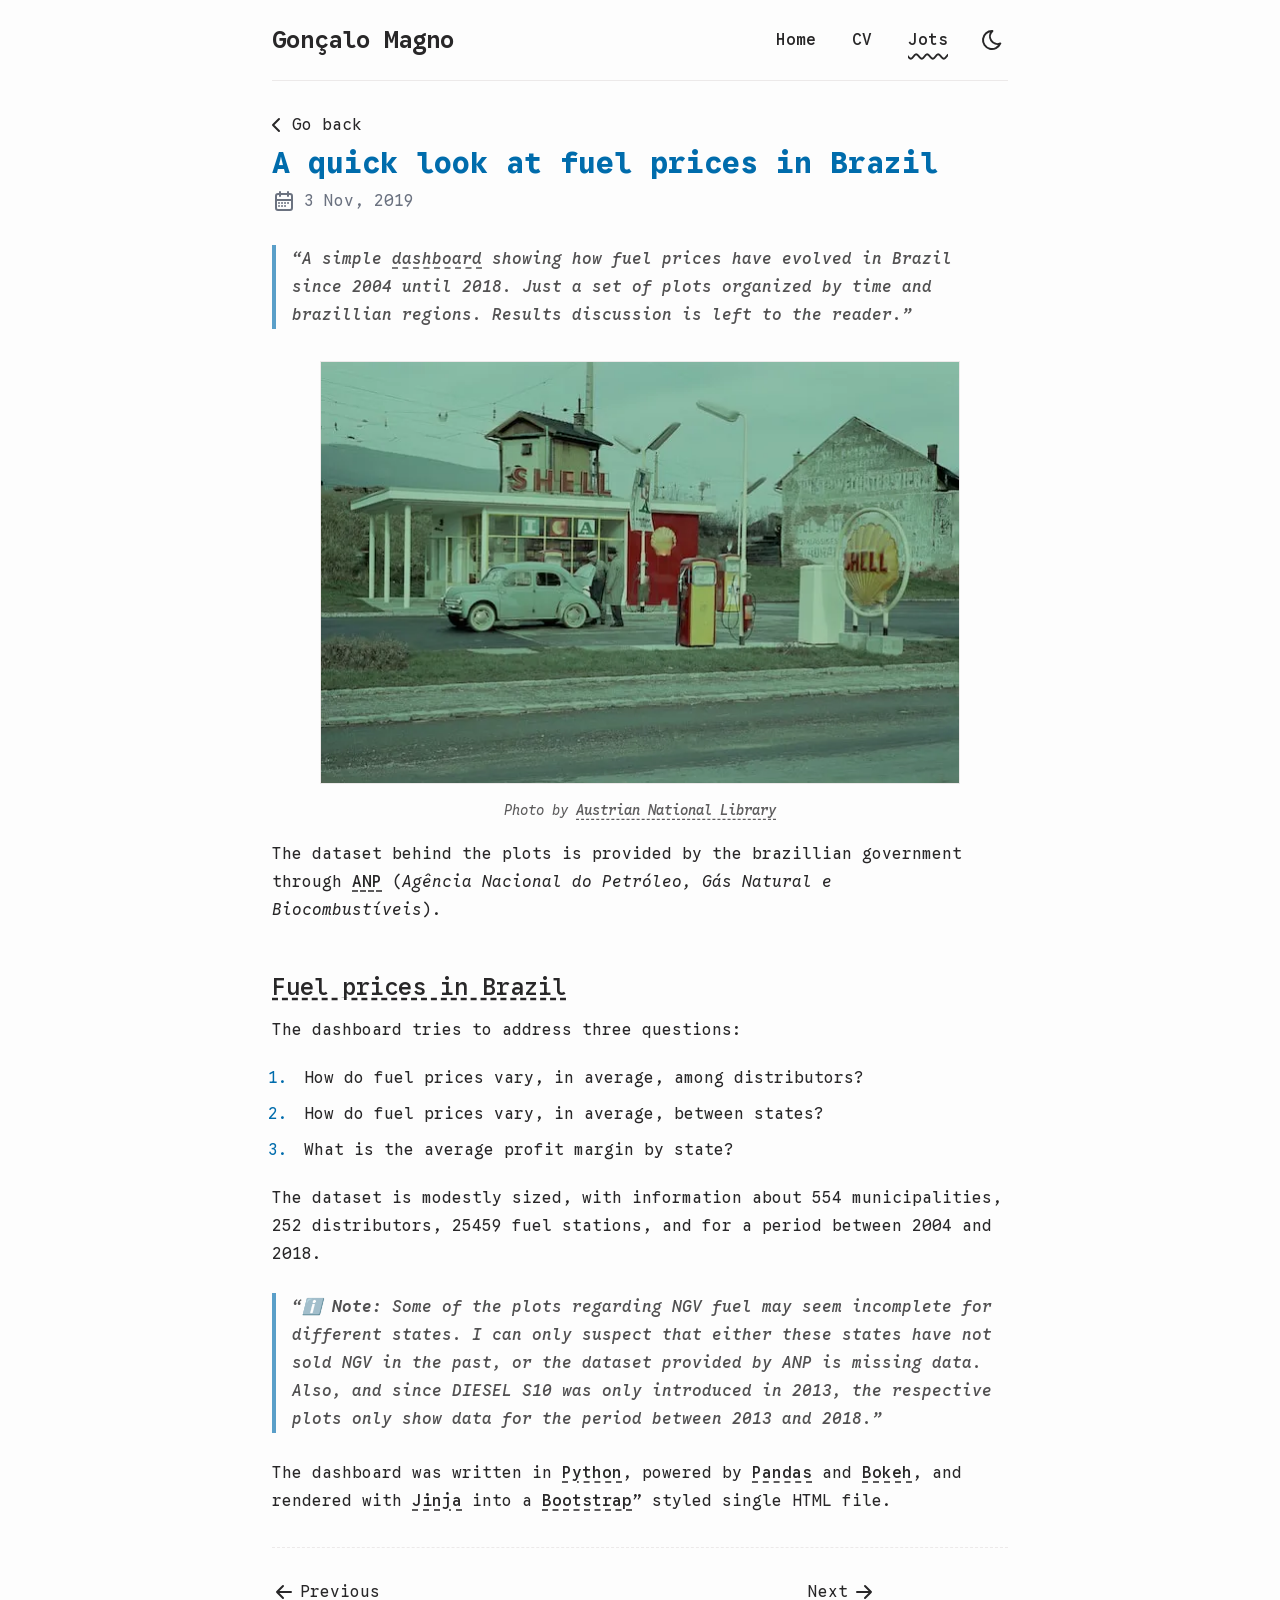
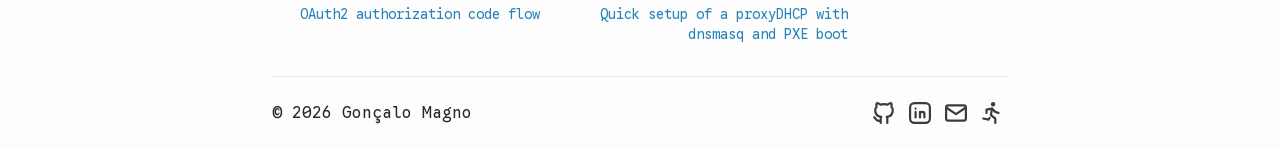
<file: jots/quick-look-on-brfuel/index.html>
<!DOCTYPE html><html dir="ltr" lang="en" class="overflow-y-scroll scroll-smooth"> <head><meta charset="UTF-8"><meta name="viewport" content="width=device-width, initial-scale=1"><link rel="icon" href="/favicon.ico" sizes="any"><link rel="icon" type="image/png" sizes="32x32" href="/favicon-32x32.png"><link rel="icon" type="image/png" sizes="16x16" href="/favicon-16x16.png"><link rel="apple-touch-icon" href="/apple-touch-icon.png"><link rel="canonical" href="https://gmagno.dev/jots/quick-look-on-brfuel/"><meta name="generator" content="Astro v6.4.8"><!-- Font --><style>@font-face{font-family:"Google Sans Code-5ae7b750321b82c0";src:url("/_astro/fonts/635516ef85c6f17e.woff2") format("woff2"), url("/_astro/fonts/58ebb83dea46c05d.woff") format("woff");font-display:swap;unicode-range:U+0000-00FF,U+0131,U+0152-0153,U+02BB-02BC,U+02C6,U+02DA,U+02DC,U+0304,U+0308,U+0329,U+2000-206F,U+20AC,U+2122,U+2191,U+2193,U+2212,U+2215,U+FEFF,U+FFFD;font-weight:300;font-style:normal;}@font-face{font-family:"Google Sans Code-5ae7b750321b82c0";src:url("/_astro/fonts/14a7d89c317d8e69.woff2") format("woff2"), url("/_astro/fonts/700593f7aaf9e3dd.woff") format("woff");font-display:swap;unicode-range:U+0000-00FF,U+0131,U+0152-0153,U+02BB-02BC,U+02C6,U+02DA,U+02DC,U+0304,U+0308,U+0329,U+2000-206F,U+20AC,U+2122,U+2191,U+2193,U+2212,U+2215,U+FEFF,U+FFFD;font-weight:300;font-style:italic;}@font-face{font-family:"Google Sans Code-5ae7b750321b82c0";src:url("/_astro/fonts/8b1b619d98af7dc9.woff2") format("woff2"), url("/_astro/fonts/482426bf1d2889c4.woff") format("woff");font-display:swap;unicode-range:U+0000-00FF,U+0131,U+0152-0153,U+02BB-02BC,U+02C6,U+02DA,U+02DC,U+0304,U+0308,U+0329,U+2000-206F,U+20AC,U+2122,U+2191,U+2193,U+2212,U+2215,U+FEFF,U+FFFD;font-weight:400;font-style:normal;}@font-face{font-family:"Google Sans Code-5ae7b750321b82c0";src:url("/_astro/fonts/5dd407fc4d42f2dc.woff2") format("woff2"), url("/_astro/fonts/a7e61dad64f00024.woff") format("woff");font-display:swap;unicode-range:U+0000-00FF,U+0131,U+0152-0153,U+02BB-02BC,U+02C6,U+02DA,U+02DC,U+0304,U+0308,U+0329,U+2000-206F,U+20AC,U+2122,U+2191,U+2193,U+2212,U+2215,U+FEFF,U+FFFD;font-weight:400;font-style:italic;}@font-face{font-family:"Google Sans Code-5ae7b750321b82c0";src:url("/_astro/fonts/7ddfa72deb3c5c2f.woff2") format("woff2"), url("/_astro/fonts/2614d6fb2beaff9d.woff") format("woff");font-display:swap;unicode-range:U+0000-00FF,U+0131,U+0152-0153,U+02BB-02BC,U+02C6,U+02DA,U+02DC,U+0304,U+0308,U+0329,U+2000-206F,U+20AC,U+2122,U+2191,U+2193,U+2212,U+2215,U+FEFF,U+FFFD;font-weight:500;font-style:normal;}@font-face{font-family:"Google Sans Code-5ae7b750321b82c0";src:url("/_astro/fonts/a455c5f7165cbf06.woff2") format("woff2"), url("/_astro/fonts/d64181f5eb9faff7.woff") format("woff");font-display:swap;unicode-range:U+0000-00FF,U+0131,U+0152-0153,U+02BB-02BC,U+02C6,U+02DA,U+02DC,U+0304,U+0308,U+0329,U+2000-206F,U+20AC,U+2122,U+2191,U+2193,U+2212,U+2215,U+FEFF,U+FFFD;font-weight:500;font-style:italic;}@font-face{font-family:"Google Sans Code-5ae7b750321b82c0";src:url("/_astro/fonts/1a762c413331635c.woff2") format("woff2"), url("/_astro/fonts/cf6b5b7e1761fca4.woff") format("woff");font-display:swap;unicode-range:U+0000-00FF,U+0131,U+0152-0153,U+02BB-02BC,U+02C6,U+02DA,U+02DC,U+0304,U+0308,U+0329,U+2000-206F,U+20AC,U+2122,U+2191,U+2193,U+2212,U+2215,U+FEFF,U+FFFD;font-weight:600;font-style:normal;}@font-face{font-family:"Google Sans Code-5ae7b750321b82c0";src:url("/_astro/fonts/14f3ad2a1d07ebdf.woff2") format("woff2"), url("/_astro/fonts/8ac43efa87c5e55a.woff") format("woff");font-display:swap;unicode-range:U+0000-00FF,U+0131,U+0152-0153,U+02BB-02BC,U+02C6,U+02DA,U+02DC,U+0304,U+0308,U+0329,U+2000-206F,U+20AC,U+2122,U+2191,U+2193,U+2212,U+2215,U+FEFF,U+FFFD;font-weight:600;font-style:italic;}@font-face{font-family:"Google Sans Code-5ae7b750321b82c0";src:url("/_astro/fonts/8223fbc760d10cea.woff2") format("woff2"), url("/_astro/fonts/1dc24438d5c59ba8.woff") format("woff");font-display:swap;unicode-range:U+0000-00FF,U+0131,U+0152-0153,U+02BB-02BC,U+02C6,U+02DA,U+02DC,U+0304,U+0308,U+0329,U+2000-206F,U+20AC,U+2122,U+2191,U+2193,U+2212,U+2215,U+FEFF,U+FFFD;font-weight:700;font-style:normal;}@font-face{font-family:"Google Sans Code-5ae7b750321b82c0";src:url("/_astro/fonts/36782f3f7df93843.woff2") format("woff2"), url("/_astro/fonts/a2fca12ade8135c9.woff") format("woff");font-display:swap;unicode-range:U+0000-00FF,U+0131,U+0152-0153,U+02BB-02BC,U+02C6,U+02DA,U+02DC,U+0304,U+0308,U+0329,U+2000-206F,U+20AC,U+2122,U+2191,U+2193,U+2212,U+2215,U+FEFF,U+FFFD;font-weight:700;font-style:italic;}@font-face{font-family:"Google Sans Code-5ae7b750321b82c0 fallback: Courier New";src:local("Courier New");font-display:swap;font-weight:300;font-style:normal;size-adjust:99.9837%;ascent-override:96.6157%;descent-override:28.6047%;}@font-face{font-family:"Google Sans Code-5ae7b750321b82c0 fallback: Courier New";src:local("Courier New");font-display:swap;font-weight:300;font-style:italic;size-adjust:99.9837%;ascent-override:96.6157%;descent-override:28.6047%;}@font-face{font-family:"Google Sans Code-5ae7b750321b82c0 fallback: Courier New";src:local("Courier New");font-display:swap;font-weight:400;font-style:normal;size-adjust:99.9837%;ascent-override:96.6157%;descent-override:28.6047%;}@font-face{font-family:"Google Sans Code-5ae7b750321b82c0 fallback: Courier New";src:local("Courier New");font-display:swap;font-weight:400;font-style:italic;size-adjust:99.9837%;ascent-override:96.6157%;descent-override:28.6047%;}@font-face{font-family:"Google Sans Code-5ae7b750321b82c0 fallback: Courier New";src:local("Courier New");font-display:swap;font-weight:500;font-style:normal;size-adjust:99.9837%;ascent-override:96.6157%;descent-override:28.6047%;}@font-face{font-family:"Google Sans Code-5ae7b750321b82c0 fallback: Courier New";src:local("Courier New");font-display:swap;font-weight:500;font-style:italic;size-adjust:99.9837%;ascent-override:96.6157%;descent-override:28.6047%;}@font-face{font-family:"Google Sans Code-5ae7b750321b82c0 fallback: Courier New";src:local("Courier New");font-display:swap;font-weight:600;font-style:normal;size-adjust:99.9837%;ascent-override:96.6157%;descent-override:28.6047%;}@font-face{font-family:"Google Sans Code-5ae7b750321b82c0 fallback: Courier New";src:local("Courier New");font-display:swap;font-weight:600;font-style:italic;size-adjust:99.9837%;ascent-override:96.6157%;descent-override:28.6047%;}@font-face{font-family:"Google Sans Code-5ae7b750321b82c0 fallback: Courier New";src:local("Courier New");font-display:swap;font-weight:700;font-style:normal;size-adjust:99.9837%;ascent-override:96.6157%;descent-override:28.6047%;}@font-face{font-family:"Google Sans Code-5ae7b750321b82c0 fallback: Courier New";src:local("Courier New");font-display:swap;font-weight:700;font-style:italic;size-adjust:99.9837%;ascent-override:96.6157%;descent-override:28.6047%;}:root{--font-google-sans-code:"Google Sans Code-5ae7b750321b82c0","Google Sans Code-5ae7b750321b82c0 fallback: Courier New",monospace;}</style><link rel="preload" href="/_astro/fonts/8b1b619d98af7dc9.woff2" as="font" type="font/woff2" crossorigin><!-- Primary meta --><title>A quick look at fuel prices in Brazil | Gonçalo Magno</title><meta name="title" content="A quick look at fuel prices in Brazil | Gonçalo Magno"><meta name="description" content="A simple dashboard showing how fuel prices have evolved in Brazil since 2004 until 2018. Just a set of plots organized by time and brazillian regions. Results discussion is left to the reader."><meta name="author" content="Gonçalo Magno"><link rel="sitemap" href="/sitemap-index.xml"><!-- Open Graph --><meta property="og:type" content="website"><meta property="og:site_name" content="Gonçalo Magno"><meta property="og:title" content="A quick look at fuel prices in Brazil | Gonçalo Magno"><meta property="og:description" content="A simple dashboard showing how fuel prices have evolved in Brazil since 2004 until 2018. Just a set of plots organized by time and brazillian regions. Results discussion is left to the reader."><meta property="og:url" content="https://gmagno.dev/jots/quick-look-on-brfuel/"><meta property="og:image" content="https://gmagno.dev/jots/quick-look-on-brfuel/index.png"><!-- Twitter / X --><meta property="twitter:card" content="summary_large_image"><meta property="twitter:url" content="https://gmagno.dev/jots/quick-look-on-brfuel/"><meta property="twitter:title" content="A quick look at fuel prices in Brazil | Gonçalo Magno"><meta property="twitter:description" content="A simple dashboard showing how fuel prices have evolved in Brazil since 2004 until 2018. Just a set of plots organized by time and brazillian regions. Results discussion is left to the reader."><meta property="twitter:image" content="https://gmagno.dev/jots/quick-look-on-brfuel/index.png"><!-- RSS autodiscovery --><link rel="alternate" type="application/rss+xml" title="Gonçalo Magno" href="https://gmagno.dev/rss.xml"><!-- Filled at runtime by theme.ts to match the current background colour --><meta name="theme-color" content=""><!-- Extra head content injected by child layouts (e.g. JSON-LD, article meta) -->  <meta property="og:type" content="article"> <meta property="article:published_time" content="2019-11-03T00:00:00.000Z"><script type="application/ld+json">{"@context":"https://schema.org","@type":"BlogPosting","headline":"A quick look at fuel prices in Brazil | Gonçalo Magno","image":"https://gmagno.dev/jots/quick-look-on-brfuel/index.png","datePublished":"2019-11-03T00:00:00.000Z","author":[{"@type":"Person","name":"Gonçalo Magno","url":"https://gmagno.dev"}]}</script> <!--
      Inline FOUC-prevention script: sets data-theme on <html> before
      the browser paints. Runs synchronously, no defer/async.
    --><script>
      (function () {
        const stored = localStorage.getItem("theme");
        const prefersDark = window.matchMedia(
          "(prefers-color-scheme: dark)"
        ).matches;
        const theme = stored ?? (prefersDark ? "dark" : "light");
        const root = document.firstElementChild;
        root?.setAttribute("data-theme", theme);
        root?.classList.toggle("dark", theme === "dark");
        // Expose value so theme.ts can skip re-detection.
        window.__theme = { value: theme };
      })();
    </script><meta name="astro-view-transitions-enabled" content="true"><meta name="astro-view-transitions-fallback" content="animate"><script type="module" src="/_astro/ClientRouter.astro_astro_type_script_index_0_lang.CAqDO0tx.js"></script><script async src="https://www.googletagmanager.com/gtag/js?id=G-JBZ15QNYH9"></script><script>window.dataLayer=window.dataLayer||[];function gtag(){dataLayer.push(arguments);}gtag("js",new Date());gtag("config","G-JBZ15QNYH9",{send_page_view:false});document.addEventListener("astro:page-load",function(){gtag("event","page_view",{page_location:location.href,page_title:document.title});});</script><link rel="stylesheet" href="/_astro/Footer.wb6rhVLH.css"></head> <body class="bg-background font-app text-foreground selection:bg-accent/75 selection:text-accent-foreground flex min-h-svh flex-col">    <a id="skip-to-content" href="#main-content" class="bg-background text-accent absolute inset-s-16 -top-full z-50 px-3 py-2 backdrop-blur-lg transition-all focus:top-4"> Skip to content </a> <header class="app-layout flex flex-col items-center justify-between sm:flex-row"> <div class="border-border bg-background relative flex w-full items-baseline justify-between border-b py-4 sm:items-center sm:py-6"> <a href="/" class="absolute py-1 text-xl leading-8 font-semibold whitespace-nowrap sm:static sm:my-auto sm:text-2xl sm:leading-none"> Gonçalo Magno </a> <nav id="nav-menu" class="flex w-full flex-col items-center sm:ms-2 sm:flex-row sm:justify-end sm:space-x-4 sm:py-0"> <button id="menu-btn" class="focus-outline self-end p-2 sm:hidden" aria-label="Open menu" aria-expanded="false" aria-controls="menu-items" data-label-open="Open menu" data-label-close="Close menu"> <svg width="24" height="24" fill="none" stroke="currentColor" stroke-linecap="round" stroke-linejoin="round" stroke-width="2" class="hidden" viewBox="0 0 24 24" id="close-icon"><path stroke="none" d="M0 0h24v24H0z" /><path d="M18 6 6 18M6 6l12 12" /></svg> <svg width="24" height="24" fill="none" stroke="currentColor" stroke-linecap="round" stroke-linejoin="round" stroke-width="2" class="icon icon-tabler icons-tabler-outline icon-tabler-menu-deep" viewBox="0 0 24 24" id="menu-icon"><path stroke="none" d="M0 0h24v24H0z" /><path d="M4 6h16M7 12h13M10 18h10" /></svg> </button> <ul id="menu-items" class="[&>li>a]:hover:text-accent mt-4 hidden w-44 grid-cols-2 place-content-center gap-2 sm:mt-0 sm:flex sm:w-auto sm:gap-x-5 sm:gap-y-0 sm:[&>li]:h-8 [&>li>a]:block [&>li>a]:px-4 [&>li>a]:py-3 [&>li>a]:text-center [&>li>a]:font-medium sm:[&>li>a]:px-2 sm:[&>li>a]:py-1"> <li class="col-span-2"> <a href="/"> Home </a> </li> <li class="col-span-2"> <a href="/cv/"> CV </a> </li> <li class="col-span-2"> <a href="/jots/" class="active-nav"> Jots </a> </li> <li class="col-span-1 flex items-center justify-center"> <button id="theme-btn" class="focus-outline hover:[&>svg]:stroke-accent relative size-12 p-4 sm:size-8" title="Toggle theme" aria-label="auto" aria-live="polite"> <svg width="24" height="24" fill="none" stroke="currentColor" stroke-linecap="round" stroke-linejoin="round" stroke-width="2" class="absolute top-[50%] left-[50%] translate-[-50%] scale-100 rotate-0 transition-all dark:scale-0 dark:-rotate-90" viewBox="0 0 24 24"><path stroke="none" d="M0 0h24v24H0z" /><path d="M12 3h.393a7.5 7.5 0 0 0 7.92 12.446A9 9 0 1 1 12 2.992z" /></svg> <svg width="24" height="24" fill="none" stroke="currentColor" stroke-linecap="round" stroke-linejoin="round" stroke-width="2" class="absolute top-[50%] left-[50%] translate-[-50%] scale-0 rotate-90 transition-all dark:scale-100 dark:rotate-0" viewBox="0 0 24 24"><path stroke="none" d="M0 0h24v24H0z" /><path d="M14.828 14.828a4 4 0 1 0-5.656-5.656 4 4 0 0 0 5.656 5.656M6.343 17.657l-1.414 1.414M6.343 6.343 4.929 4.929M17.657 6.343l1.414-1.414M17.657 17.657l1.414 1.414M4 12H2M12 4V2M20 12h2M12 20v2" /></svg> </button> </li> </ul> </nav> </div> </header> <script type="module">function c(){const e=document.querySelector("#menu-btn"),t=document.querySelector("#menu-items"),n=document.querySelector("#menu-icon"),s=document.querySelector("#close-icon");if(!e||!t||!n||!s)return;const a=e.dataset.labelOpen??"Open menu",l=e.dataset.labelClose??"Close menu";e.addEventListener("click",()=>{const o=e.getAttribute("aria-expanded")==="true";e.setAttribute("aria-expanded",o?"false":"true"),e.setAttribute("aria-label",o?a:l),t.classList.toggle("hidden"),t.classList.toggle("grid"),n.classList.toggle("hidden"),s.classList.toggle("hidden")})}c();document.addEventListener("astro:after-swap",c);</script> <div class="app-layout flex items-center justify-start"><a id="back-button" href="/" class="group inline-flex items-center gap-1 hover:text-accent focus-outline hover:text-foreground/75 -ms-2 mt-8 mb-2"> <svg width="24" height="24" fill="none" stroke="currentColor" stroke-linecap="round" stroke-linejoin="round" stroke-width="2" class="inline-block size-6 rtl:rotate-180" viewBox="0 0 24 24"><path stroke="none" d="M0 0h24v24H0z" /><path d="m15 6-6 6 6 6" /></svg><span>Go back</span> </a></div><script type="module">function o(){const t=document.querySelector("#back-button"),e=sessionStorage.getItem("backUrl");e&&t&&(t.href=e)}document.addEventListener("astro:page-load",o);o();</script> <main id="main-content" class="app-layout" data-pagefind-body> <h1 style="view-transition-name:a-quick-look-at-fuel-prices-in-brazil" class="text-accent inline-block text-2xl font-bold sm:text-3xl"> A quick look at fuel prices in Brazil </h1> <div class="my-2 flex items-center gap-2"> <div class="text-muted-foreground flex items-center gap-x-2"> <svg width="24" height="24" fill="none" stroke="currentColor" stroke-linecap="round" stroke-linejoin="round" stroke-width="2" class="inline-block size-6 min-w-5.5" viewBox="0 0 24 24"><path stroke="none" d="M0 0h24v24H0z" /><path d="M4 7a2 2 0 0 1 2-2h12a2 2 0 0 1 2 2v12a2 2 0 0 1-2 2H6a2 2 0 0 1-2-2zM16 3v4M8 3v4M4 11h16M7 14h.013M10.01 14h.005M13.01 14h.005M16.015 14h.005M13.015 17h.005M7.01 17h.005M10.01 17h.005" /></svg>  <time class="text-sm sm:text-base" datetime="2019-11-03T00:00:00.000Z"> 3 Nov, 2019 </time> </div> <span aria-hidden="true" class="text-muted-foreground max-sm:hidden hidden">
|
</span>  </div> <article id="article" class="mt-8 w-full app-prose max-w-app prose-pre:bg-(--shiki-light-bg) dark:prose-pre:bg-(--shiki-dark-bg)"> <blockquote><p>A simple <a href="https://gmagno.github.io/brfuel">dashboard</a> showing how fuel prices have evolved in Brazil since 2004 until 2018. Just a set of plots organized by time and brazillian regions. Results discussion is left to the reader.</p></blockquote>
<p><img alt="Photo by Austrian National Library" loading="lazy" decoding="async" width="640" height="422" src="/_astro/austrian-national-library-aUhBP3s4BxY-unsplash.C1tKbi8I_ZLEYB5.webp" srcset=""></p>
<p><em>Photo by <a href="https://unsplash.com/photos/aUhBP3s4BxY">Austrian National Library</a></em></p>
<p>The dataset behind the plots is provided by the brazillian government through <a href="http://www.anp.gov.br">ANP</a> (<em>Agência Nacional do Petróleo, Gás Natural e Biocombustíveis</em>).</p>
<h2 id="fuel-prices-in-brazil"><a href="https://gmagno.github.io/brfuel">Fuel prices in Brazil</a></h2>
<p>The dashboard tries to address three questions:</p>
<ol>
<li>How do fuel prices vary, in average, among distributors?</li>
<li>How do fuel prices vary, in average, between states?</li>
<li>What is the average profit margin by state?</li>
</ol>
<p>The dataset is modestly sized, with information about 554 municipalities, 252
distributors, 25459 fuel stations, and for a period between 2004 and 2018.</p>
<blockquote><p><strong>ℹ️ Note:</strong>
Some of the plots regarding NGV fuel may seem incomplete for different states.
I can only suspect that either these states have not sold NGV in the past, or the dataset provided by ANP is missing data.
Also, and since DIESEL S10 was only introduced in 2013, the respective plots only show data for the period between 2013 and 2018.</p></blockquote>
<p>The dashboard was written in <a href="https://python.org">Python</a>, powered by <a href="https://pandas.pydata.org">Pandas</a> and <a href="https://bokeh.org">Bokeh</a>, and rendered with <a href="https://jinja.palletsprojects.com">Jinja</a> into a <a href="https://getbootstrap.com">Bootstrap</a>” styled single HTML file.</p> </article> <hr class="my-8 border-dashed">  <div id="btt-btn-container" class="fixed inset-e-4 bottom-8 z-50 md:sticky md:inset-e-auto md:float-end md:me-1 translate-y-14 opacity-0 transition duration-500"> <button data-button="back-to-top" class="group bg-background relative px-2 py-1 size-14 rounded-full shadow-xl md:h-8 md:w-fit md:rounded-md md:shadow-none md:focus-visible:rounded-none md:bg-background/35 md:bg-clip-padding md:backdrop-blur-lg"> <span id="progress-indicator" class="absolute inset-0 -z-10 block size-14 scale-110 rounded-full bg-transparent md:hidden md:h-8 md:rounded-md"></span> <svg width="24" height="24" fill="none" stroke="currentColor" stroke-linecap="round" stroke-linejoin="round" stroke-width="2" class="inline-block rotate-90 md:hidden" viewBox="0 0 24 24"><path stroke="none" d="M0 0h24v24H0z" /><path d="M5 12h14M5 12l6 6M5 12l6-6" /></svg> <span class="group-hover:text-accent sr-only text-sm md:not-sr-only"> <svg width="24" height="24" fill="none" stroke="currentColor" stroke-linecap="round" stroke-linejoin="round" stroke-width="2" class="inline-block size-4" viewBox="0 0 24 24"><path stroke="none" d="M0 0h24v24H0z" /><path d="M12 5v14M16 9l-4-4M8 9l4-4" /></svg> Back to top </span> </button> </div> <script data-astro-rerun>
  function backToTop() {
    const rootElement = document.documentElement;
    const btnContainer = document.querySelector("#btt-btn-container");
    const backToTopBtn = document.querySelector("[data-button='back-to-top']");
    const progressIndicator = document.querySelector("#progress-indicator");

    if (!rootElement || !btnContainer || !backToTopBtn || !progressIndicator)
      return;

    backToTopBtn.addEventListener("click", () => {
      document.body.scrollTop = 0;
      document.documentElement.scrollTop = 0;
    });

    let lastVisible = null;
    function handleScroll() {
      const scrollTotal = rootElement.scrollHeight - rootElement.clientHeight;
      const scrollTop = rootElement.scrollTop;
      const scrollPercent = Math.floor((scrollTop / scrollTotal) * 100);

      progressIndicator.style.setProperty(
        "background-image",
        `conic-gradient(var(--accent), var(--accent) ${scrollPercent}%, transparent ${scrollPercent}%)`
      );

      const isVisible = scrollTop / scrollTotal > 0.3;

      if (isVisible !== lastVisible) {
        btnContainer.classList.toggle("opacity-100", isVisible);
        btnContainer.classList.toggle("translate-y-0", isVisible);
        btnContainer.classList.toggle("opacity-0", !isVisible);
        btnContainer.classList.toggle("translate-y-14", !isVisible);
        lastVisible = isVisible;
      }
    }

    let ticking = false;
    document.addEventListener("scroll", () => {
      if (!ticking) {
        window.requestAnimationFrame(() => {
          handleScroll();
          ticking = false;
        });
        ticking = true;
      }
    });
  }
  backToTop();
</script> <div data-pagefind-ignore class="my-8 grid grid-cols-1 gap-6 sm:grid-cols-2"> <a href="/jots/oauth2/" class="flex w-full gap-1 hover:opacity-75"> <svg width="24" height="24" fill="none" stroke="currentColor" stroke-linecap="round" stroke-linejoin="round" stroke-width="2" class="inline-block flex-none rtl:rotate-180" viewBox="0 0 24 24"><path stroke="none" d="M0 0h24v24H0z" /><path d="M5 12h14M5 12l6 6M5 12l6-6" /></svg> <div> <span>Previous</span> <div class="text-accent/85 text-sm">OAuth2 authorization code flow</div> </div> </a> <a href="/jots/proxy-dhcp/" class="flex w-full justify-end gap-1 text-end hover:opacity-75 sm:col-start-2"> <div> <span>Next</span> <div class="text-accent/85 text-sm">Quick setup of a proxyDHCP with dnsmasq and PXE boot</div> </div> <svg width="24" height="24" fill="none" stroke="currentColor" stroke-linecap="round" stroke-linejoin="round" stroke-width="2" class="inline-block flex-none rtl:rotate-180" viewBox="0 0 24 24"><path stroke="none" d="M0 0h24v24H0z" /><path d="M5 12h14M13 18l6-6M13 6l6 6" /></svg> </a> </div> </main> <footer class="app-layout mt-auto"> <div class="border-border flex flex-col items-center justify-between border-t py-6 sm:flex-row-reverse sm:py-4"> <div class="flex flex-wrap items-center gap-1"> <a href="https://github.com/gmagno" title="GitHub" class="group inline-flex items-center gap-1 hover:text-accent p-2 hover:rotate-6 sm:p-1">  <svg width="24" height="24" fill="none" stroke="currentColor" stroke-linecap="round" stroke-linejoin="round" stroke-width="2" class="inline-block size-6 scale-125 fill-transparent stroke-current stroke-2 opacity-90 group-hover:fill-transparent sm:scale-110" viewBox="0 0 24 24"><path stroke="none" d="M0 0h24v24H0z" /><path d="M9 19c-4.3 1.4-4.3-2.5-6-3m12 5v-3.5c0-1 .1-1.4-.5-2 2.8-.3 5.5-1.4 5.5-6a4.6 4.6 0 0 0-1.3-3.2 4.2 4.2 0 0 0-.1-3.2s-1.1-.3-3.5 1.3a12.3 12.3 0 0 0-6.2 0C6.5 2.8 5.4 3.1 5.4 3.1a4.2 4.2 0 0 0-.1 3.2A4.6 4.6 0 0 0 4 9.5c0 4.6 2.7 5.7 5.5 6-.6.6-.6 1.2-.5 2V21" /></svg> <span class="sr-only">GitHub</span>  </a><a href="https://www.linkedin.com/in/goncalo-morgado/" title="LinkedIn" class="group inline-flex items-center gap-1 hover:text-accent p-2 hover:rotate-6 sm:p-1">  <svg width="24" height="24" fill="none" stroke="currentColor" stroke-linecap="round" stroke-linejoin="round" stroke-width="2" class="inline-block size-6 scale-125 fill-transparent stroke-current stroke-2 opacity-90 group-hover:fill-transparent sm:scale-110" viewBox="0 0 24 24"><path stroke="none" d="M0 0h24v24H0z" /><path d="M8 11v5M8 8v.01M12 16v-5M16 16v-3a2 2 0 1 0-4 0" /><path d="M3 7a4 4 0 0 1 4-4h10a4 4 0 0 1 4 4v10a4 4 0 0 1-4 4H7a4 4 0 0 1-4-4z" /></svg> <span class="sr-only">LinkedIn</span>  </a><a href="mailto:goncalo.magno@gmail.com" title="Email" class="group inline-flex items-center gap-1 hover:text-accent p-2 hover:rotate-6 sm:p-1">  <svg width="24" height="24" fill="none" stroke="currentColor" stroke-linecap="round" stroke-linejoin="round" stroke-width="2" class="inline-block size-6 scale-125 fill-transparent stroke-current stroke-2 opacity-90 group-hover:fill-transparent sm:scale-110" viewBox="0 0 24 24"><path stroke="none" d="M0 0h24v24H0z" /><path d="M3 7a2 2 0 0 1 2-2h14a2 2 0 0 1 2 2v10a2 2 0 0 1-2 2H5a2 2 0 0 1-2-2z" /><path d="m3 7 9 6 9-6" /></svg> <span class="sr-only">Email</span>  </a><a href="https://connect.garmin.com/app/profile/Goncalo.Magno" title="Garmin" class="group inline-flex items-center gap-1 hover:text-accent p-2 hover:rotate-6 sm:p-1">  <svg width="24" height="24" fill="none" stroke="currentColor" stroke-linecap="round" stroke-linejoin="round" stroke-width="2" class="inline-block size-6 scale-125 fill-transparent stroke-current stroke-2 opacity-90 group-hover:fill-transparent sm:scale-110" viewBox="0 0 24 24"><path stroke="none" d="M0 0h24v24H0z" /><path d="M12 4a1 1 0 1 0 2 0 1 1 0 1 0-2 0M4 17l5 1 .75-1.5M15 21v-4l-4-3 1-6" /><path d="M7 12V9l5-1 3 3 3 1" /></svg> <span class="sr-only">Garmin</span>  </a> </div> <div class="my-2 flex flex-col items-center whitespace-nowrap sm:flex-row"> <span>&#169; 2026 Gonçalo Magno</span> </div> </div> </footer>   <script type="module">const c="theme",r="light",n="dark";function s(){const e=localStorage.getItem(c);return e||(window.matchMedia("(prefers-color-scheme: dark)").matches?n:r)}let t=window.__theme?.value??s();function a(){localStorage.setItem(c,t),m()}function m(){const e=document.firstElementChild;e?.setAttribute("data-theme",t),e?.classList.toggle("dark",t===n),document.querySelector("#theme-btn")?.setAttribute("aria-label",t);const o=window.getComputedStyle(document.body).backgroundColor;document.querySelector("meta[name='theme-color']")?.setAttribute("content",o)}function d(){m(),document.querySelector("#theme-btn")?.addEventListener("click",()=>{t=t===r?n:r,a()})}d();document.addEventListener("astro:after-swap",d);document.addEventListener("astro:before-swap",e=>{const o=document.querySelector("meta[name='theme-color']")?.getAttribute("content");o&&e.newDocument.querySelector("meta[name='theme-color']")?.setAttribute("content",o)});window.matchMedia("(prefers-color-scheme: dark)").addEventListener("change",({matches:e})=>{t=e?n:r,a()});</script> </body> </html> <script data-astro-rerun>
  function createProgressBar() {
    const progressContainer = document.createElement("div");
    progressContainer.className =
      "progress-container fixed top-0 z-10 h-1 w-full bg-background";

    const progressBar = document.createElement("div");
    progressBar.className = "progress-bar h-1 w-0 bg-accent";
    progressBar.id = "myBar";

    progressContainer.appendChild(progressBar);
    document.body.appendChild(progressContainer);
  }
  createProgressBar();

  function updateScrollProgress() {
    document.addEventListener("scroll", () => {
      const winScroll =
        document.body.scrollTop || document.documentElement.scrollTop;
      const height =
        document.documentElement.scrollHeight -
        document.documentElement.clientHeight;
      const scrolled = (winScroll / height) * 100;
      if (document) {
        const myBar = document.getElementById("myBar");
        if (myBar) {
          myBar.style.width = scrolled + "%";
        }
      }
    });
  }
  updateScrollProgress();

  function addHeadingLinks() {
    const headings = Array.from(
      document.querySelectorAll("h2, h3, h4, h5, h6")
    );
    for (const heading of headings) {
      heading.classList.add("group");
      const link = document.createElement("a");
      link.className =
        "heading-link ms-2 no-underline opacity-75 md:opacity-0 md:group-hover:opacity-100 md:focus:opacity-100";
      link.href = "#" + heading.id;

      const span = document.createElement("span");
      span.ariaHidden = "true";
      span.innerText = "#";
      link.appendChild(span);
      heading.appendChild(link);
    }
  }
  addHeadingLinks();

  function attachCopyButtons() {
    const copyButtonLabel = "Copy";
    const codeBlocks = Array.from(document.querySelectorAll("pre"));

    for (const codeBlock of codeBlocks) {
      const wrapper = document.createElement("div");
      wrapper.style.position = "relative";

      const computedStyle = getComputedStyle(codeBlock);
      const hasFileNameOffset =
        computedStyle.getPropertyValue("--file-name-offset").trim() !== "";

      const topClass = hasFileNameOffset
        ? "top-(--file-name-offset)"
        : "-top-3";

      const copyButton = document.createElement("button");
      copyButton.className = `copy-code absolute end-3 ${topClass} rounded bg-muted border border-muted px-2 py-1 text-xs leading-4 text-foreground font-medium`;
      copyButton.innerHTML = copyButtonLabel;
      codeBlock.setAttribute("tabindex", "0");
      codeBlock.appendChild(copyButton);

      codeBlock?.parentNode?.insertBefore(wrapper, codeBlock);
      wrapper.appendChild(codeBlock);

      copyButton.addEventListener("click", async () => {
        await copyCode(codeBlock, copyButton);
      });
    }

    async function copyCode(block, button) {
      const code = block.querySelector("code");
      const text = code?.innerText;

      await navigator.clipboard.writeText(text ?? "");

      button.innerText = "Copied";

      setTimeout(() => {
        button.innerText = copyButtonLabel;
      }, 700);
    }
  }
  attachCopyButtons();

  /** Accessible image lightbox for article images. */
  function initLightbox() {
    const article = document.getElementById("article");
    if (!article) return;

    const prefersReducedMotion = () =>
      window.matchMedia("(prefers-reduced-motion: reduce)").matches;

    let overlay = null;
    let lastFocused = null;

    // Defer attribute mutations so they don't push the LCP timestamp.
    // Event listeners below use delegation and don't need the attributes to exist yet.
    requestAnimationFrame(() => {
      const images = Array.from(article.querySelectorAll("img"));
      for (const image of images) {
        if (image.closest("a")) continue;
        image.setAttribute("role", "button");
        image.setAttribute("tabindex", "0");
        image.setAttribute("aria-haspopup", "dialog");
        image.setAttribute(
          "aria-label",
          image.alt ? `Zoom image: ${image.alt}` : "Zoom image"
        );
      }
    });

    function open(src, alt, trigger) {
      if (overlay) return;
      lastFocused = trigger ?? document.activeElement;

      overlay = document.createElement("div");
      overlay.setAttribute("role", "dialog");
      overlay.setAttribute("aria-modal", "true");
      overlay.setAttribute(
        "aria-label",
        alt ? `Image preview: ${alt}` : "Image preview"
      );
      overlay.className =
        "fixed inset-0 z-50 flex cursor-zoom-out items-center justify-center bg-black/70 backdrop-blur-sm opacity-0 transition-opacity duration-200 motion-reduce:transition-none";

      const closeButton = document.createElement("button");
      closeButton.type = "button";
      closeButton.setAttribute("aria-label", "Close image preview");
      closeButton.className =
        "absolute end-4 top-4 rounded p-2 text-3xl leading-none text-white";
      closeButton.innerHTML = "&#10005;";
      closeButton.addEventListener("click", close);

      const image = document.createElement("img");
      image.src = src;
      image.alt = "";
      image.className =
        "max-h-[90dvh] max-w-[90dvw] cursor-default object-contain";

      overlay.append(closeButton, image);
      overlay.addEventListener("click", e => {
        if (e.target === overlay && currentScale <= 1) close();
      });

      let currentScale = 1;
      let translateX = 0;
      let translateY = 0;
      let initialDist = 0;
      let initialScale = 1;
      let panStartX = 0;
      let panStartY = 0;
      let panStartTranslateX = 0;
      let panStartTranslateY = 0;
      let lastTapTime = 0;

      function applyTransform() {
        image.style.transform = `scale(${currentScale}) translate(${translateX}px, ${translateY}px)`;
      }

      function resetTransform() {
        currentScale = 1;
        translateX = 0;
        translateY = 0;
        image.style.transform = "";
      }

      overlay.addEventListener(
        "touchstart",
        e => {
          const t = e.touches;
          if (t.length === 2) {
            initialDist = Math.hypot(
              t[1].clientX - t[0].clientX,
              t[1].clientY - t[0].clientY
            );
            initialScale = currentScale;
          } else if (t.length === 1) {
            const now = Date.now();
            if (now - lastTapTime < 300) {
              e.preventDefault();
              if (currentScale > 1) {
                resetTransform();
              } else {
                currentScale = 2;
                translateX = 0;
                translateY = 0;
                applyTransform();
              }
              lastTapTime = 0;
              panStartX = t[0].clientX;
              panStartY = t[0].clientY;
              panStartTranslateX = translateX;
              panStartTranslateY = translateY;
            } else {
              lastTapTime = now;
              if (currentScale > 1) {
                panStartX = t[0].clientX;
                panStartY = t[0].clientY;
                panStartTranslateX = translateX;
                panStartTranslateY = translateY;
              }
            }
          }
        },
        { passive: false }
      );

      overlay.addEventListener(
        "touchmove",
        e => {
          const t = e.touches;
          if (t.length === 2) {
            e.preventDefault();
            const dist = Math.hypot(
              t[1].clientX - t[0].clientX,
              t[1].clientY - t[0].clientY
            );
            currentScale = Math.min(
              4,
              Math.max(1, initialScale * (dist / initialDist))
            );
            applyTransform();
          } else if (t.length === 1) {
            if (currentScale > 1) {
              e.preventDefault();
              translateX =
                panStartTranslateX + (t[0].clientX - panStartX) / currentScale;
              translateY =
                panStartTranslateY + (t[0].clientY - panStartY) / currentScale;
              const maxX = Math.max(
                0,
                (image.clientWidth - overlay.clientWidth / currentScale) / 2
              );
              const maxY = Math.max(
                0,
                (image.clientHeight - overlay.clientHeight / currentScale) / 2
              );
              translateX = Math.min(maxX, Math.max(-maxX, translateX));
              translateY = Math.min(maxY, Math.max(-maxY, translateY));
              applyTransform();
            } else {
              e.preventDefault();
            }
          }
        },
        { passive: false }
      );

      overlay.addEventListener("touchend", e => {
        if (e.touches.length === 0 && currentScale <= 1.05) {
          resetTransform();
        }
      });

      overlay.addEventListener("touchcancel", e => {
        if (e.touches.length === 0 && currentScale <= 1.05) {
          resetTransform();
        }
      });

      document.body.appendChild(overlay);
      document.body.style.overflow = "hidden";
      document.addEventListener("keydown", onKeyDown);
      window.__closeLightbox = close;

      requestAnimationFrame(() => overlay?.classList.add("opacity-100"));
      closeButton.focus();
    }

    function close() {
      if (!overlay) return;
      const el = overlay;
      overlay = null;
      window.__closeLightbox = null;

      document.removeEventListener("keydown", onKeyDown);
      document.body.style.overflow = "";
      lastFocused?.focus();
      lastFocused = null;

      if (prefersReducedMotion()) {
        el.remove();
        return;
      }
      const remove = () => el.remove();
      el.addEventListener("transitionend", remove, { once: true });
      setTimeout(remove, 250); // fallback in case transitionend never fires
      el.classList.remove("opacity-100");
    }

    function onKeyDown(e) {
      if (e.key === "Escape") {
        close();
      } else if (e.key === "Tab") {
        trapFocus(e);
      }
    }

    // Keep keyboard focus inside the open dialog.
    function trapFocus(e) {
      if (!overlay) return;
      const focusables = overlay.querySelectorAll(
        'a[href], button, [tabindex]:not([tabindex="-1"])'
      );
      if (focusables.length === 0) return;
      const first = focusables[0];
      const last = focusables[focusables.length - 1];
      if (e.shiftKey && document.activeElement === first) {
        e.preventDefault();
        last.focus();
      } else if (!e.shiftKey && document.activeElement === last) {
        e.preventDefault();
        first.focus();
      }
    }

    function triggerFromEvent(e) {
      const image = e.target.closest("img");
      if (!image || !article.contains(image) || image.closest("a")) return null;
      return image;
    }

    function activate(image) {
      open(image.currentSrc || image.src, image.alt, image);
    }

    article.addEventListener("click", e => {
      const image = triggerFromEvent(e);
      if (!image) return;
      e.preventDefault();
      activate(image);
    });

    article.addEventListener("keydown", e => {
      if (e.key !== "Enter" && e.key !== " " && e.key !== "Spacebar") return;
      const image = triggerFromEvent(e);
      if (!image) return;
      e.preventDefault();
      activate(image);
    });
  }
  initLightbox();

  if (!window.__lightboxSwapBound) {
    window.__lightboxSwapBound = true;
    document.addEventListener("astro:before-swap", () =>
      window.__closeLightbox?.()
    );
  }

  document.addEventListener("astro:after-swap", () =>
    window.scrollTo({ left: 0, top: 0, behavior: "instant" })
  );
</script>
</file>
<file: _astro/Footer.wb6rhVLH.css>
.astro-route-announcer{position:absolute;left:0;top:0;clip:rect(0 0 0 0);clip-path:inset(50%);overflow:hidden;white-space:nowrap;width:1px;height:1px}@layer properties{@supports (((-webkit-hyphens:none)) and (not (margin-trim:inline))) or ((-moz-orient:inline) and (not (color:rgb(from red r g b)))){*,:before,:after,::backdrop{--tw-translate-x:0;--tw-translate-y:0;--tw-translate-z:0;--tw-scale-x:1;--tw-scale-y:1;--tw-scale-z:1;--tw-rotate-x:initial;--tw-rotate-y:initial;--tw-rotate-z:initial;--tw-skew-x:initial;--tw-skew-y:initial;--tw-space-y-reverse:0;--tw-border-style:solid;--tw-leading:initial;--tw-font-weight:initial;--tw-tracking:initial;--tw-shadow:0 0 #0000;--tw-shadow-color:initial;--tw-shadow-alpha:100%;--tw-inset-shadow:0 0 #0000;--tw-inset-shadow-color:initial;--tw-inset-shadow-alpha:100%;--tw-ring-color:initial;--tw-ring-shadow:0 0 #0000;--tw-inset-ring-color:initial;--tw-inset-ring-shadow:0 0 #0000;--tw-ring-inset:initial;--tw-ring-offset-width:0px;--tw-ring-offset-color:#fff;--tw-ring-offset-shadow:0 0 #0000;--tw-blur:initial;--tw-brightness:initial;--tw-contrast:initial;--tw-grayscale:initial;--tw-hue-rotate:initial;--tw-invert:initial;--tw-opacity:initial;--tw-saturate:initial;--tw-sepia:initial;--tw-drop-shadow:initial;--tw-drop-shadow-color:initial;--tw-drop-shadow-alpha:100%;--tw-drop-shadow-size:initial;--tw-backdrop-blur:initial;--tw-backdrop-brightness:initial;--tw-backdrop-contrast:initial;--tw-backdrop-grayscale:initial;--tw-backdrop-hue-rotate:initial;--tw-backdrop-invert:initial;--tw-backdrop-opacity:initial;--tw-backdrop-saturate:initial;--tw-backdrop-sepia:initial;--tw-duration:initial;--tw-content:"";--tw-space-x-reverse:0;--tw-outline-style:solid}}}@layer theme{:root,:host{--font-sans:-apple-system, BlinkMacSystemFont, "Segoe UI", Roboto, "Helvetica Neue", "Noto Sans", Arial, sans-serif, "Apple Color Emoji", "Segoe UI Emoji", "Segoe UI Symbol", "Noto Color Emoji";--font-mono:ui-monospace, SFMono-Regular, Menlo, Monaco, Consolas, "Liberation Mono", "Courier New", monospace;--color-red-500:oklch(63.7% .237 25.331);--color-green-400:oklch(79.2% .209 151.711);--color-green-500:oklch(72.3% .219 149.579);--color-slate-400:oklch(70.4% .04 256.788);--color-black:#000;--color-white:#fff;--spacing:.25rem;--container-xl:36rem;--container-3xl:48rem;--text-xs:.75rem;--text-xs--line-height:calc(1 / .75);--text-sm:.875rem;--text-sm--line-height:calc(1.25 / .875);--text-base:1rem;--text-base--line-height: 1.5 ;--text-lg:1.125rem;--text-lg--line-height:calc(1.75 / 1.125);--text-xl:1.25rem;--text-xl--line-height:calc(1.75 / 1.25);--text-2xl:1.5rem;--text-2xl--line-height:calc(2 / 1.5);--text-3xl:1.875rem;--text-3xl--line-height: 1.2 ;--text-4xl:2.25rem;--text-4xl--line-height:calc(2.5 / 2.25);--text-9xl:8rem;--text-9xl--line-height:1;--font-weight-light:300;--font-weight-medium:500;--font-weight-semibold:600;--font-weight-bold:700;--tracking-wide:.025em;--radius-sm:.25rem;--radius-md:.375rem;--radius-2xl:1rem;--blur-sm:8px;--blur-lg:16px;--default-transition-duration:.15s;--default-transition-timing-function:cubic-bezier(.4, 0, .2, 1);--default-font-family:var(--font-sans);--default-mono-font-family:var(--font-mono);--color-muted:var(--muted)}}@layer base{*,:after,:before,::backdrop{box-sizing:border-box;border:0 solid;margin:0;padding:0}::file-selector-button{box-sizing:border-box;border:0 solid;margin:0;padding:0}html,:host{-webkit-text-size-adjust:100%;tab-size:4;line-height:1.5;font-family:var(--default-font-family,-apple-system, BlinkMacSystemFont, "Segoe UI", Roboto, "Helvetica Neue", "Noto Sans", Arial, sans-serif, "Apple Color Emoji", "Segoe UI Emoji", "Segoe UI Symbol", "Noto Color Emoji");font-feature-settings:var(--default-font-feature-settings,normal);font-variation-settings:var(--default-font-variation-settings,normal);-webkit-tap-highlight-color:transparent}hr{height:0;color:inherit;border-top-width:1px}abbr:where([title]){-webkit-text-decoration:underline dotted;text-decoration:underline dotted}h1,h2,h3,h4,h5,h6{font-size:inherit;font-weight:inherit}a{color:inherit;-webkit-text-decoration:inherit;text-decoration:inherit}b,strong{font-weight:bolder}code,kbd,samp,pre{font-family:var(--default-mono-font-family,ui-monospace, SFMono-Regular, Menlo, Monaco, Consolas, "Liberation Mono", "Courier New", monospace);font-feature-settings:var(--default-mono-font-feature-settings,normal);font-variation-settings:var(--default-mono-font-variation-settings,normal);font-size:1em}small{font-size:80%}sub,sup{vertical-align:baseline;font-size:75%;line-height:0;position:relative}sub{bottom:-.25em}sup{top:-.5em}table{text-indent:0;border-color:inherit;border-collapse:collapse}:-moz-focusring:where(:not(iframe)){outline:auto}progress{vertical-align:baseline}summary{display:list-item}ol,ul,menu{list-style:none}img,svg,video,canvas,audio,iframe,embed,object{vertical-align:middle;display:block}img,video{max-width:100%;height:auto}button,input,select,optgroup,textarea{font:inherit;font-feature-settings:inherit;font-variation-settings:inherit;letter-spacing:inherit;color:inherit;opacity:1;background-color:#0000;border-radius:0}::file-selector-button{font:inherit;font-feature-settings:inherit;font-variation-settings:inherit;letter-spacing:inherit;color:inherit;opacity:1;background-color:#0000;border-radius:0}:where(select:is([multiple],[size])) optgroup{font-weight:bolder}:where(select:is([multiple],[size])) optgroup option{padding-inline-start:20px}::file-selector-button{margin-inline-end:4px}::placeholder{opacity:1}@supports (not ((-webkit-appearance:-apple-pay-button))) or (contain-intrinsic-size:1px){::placeholder{color:currentColor}@supports (color:color-mix(in lab,red,red)){::placeholder{color:color-mix(in oklab,currentcolor 50%,transparent)}}}textarea{resize:vertical}::-webkit-search-decoration{-webkit-appearance:none}::-webkit-date-and-time-value{min-height:1lh;text-align:inherit}::-webkit-datetime-edit{display:inline-flex}::-webkit-datetime-edit-fields-wrapper{padding:0}::-webkit-datetime-edit{padding-block:0}::-webkit-datetime-edit-year-field{padding-block:0}::-webkit-datetime-edit-month-field{padding-block:0}::-webkit-datetime-edit-day-field{padding-block:0}::-webkit-datetime-edit-hour-field{padding-block:0}::-webkit-datetime-edit-minute-field{padding-block:0}::-webkit-datetime-edit-second-field{padding-block:0}::-webkit-datetime-edit-millisecond-field{padding-block:0}::-webkit-datetime-edit-meridiem-field{padding-block:0}::-webkit-calendar-picker-indicator{line-height:1}:-moz-ui-invalid{box-shadow:none}button,input:where([type=button],[type=reset],[type=submit]){appearance:button}::file-selector-button{appearance:button}::-webkit-inner-spin-button{height:auto}::-webkit-outer-spin-button{height:auto}[hidden]:where(:not([hidden=until-found])){display:none!important}.app-prose{color:var(--tw-prose-body);max-width:65ch}.app-prose :where(p):not(:where([class~=not-prose],[class~=not-prose] *)){margin-top:1.25em;margin-bottom:1.25em}.app-prose :where([class~=lead]):not(:where([class~=not-prose],[class~=not-prose] *)){color:var(--tw-prose-lead);margin-top:1.2em;margin-bottom:1.2em;font-size:1.25em;line-height:1.6}.app-prose :where(a):not(:where([class~=not-prose],[class~=not-prose] *)){color:var(--tw-prose-links);font-weight:500;text-decoration:underline}.app-prose :where(strong):not(:where([class~=not-prose],[class~=not-prose] *)){color:var(--tw-prose-bold);font-weight:600}.app-prose :where(a strong):not(:where([class~=not-prose],[class~=not-prose] *)),.app-prose :where(blockquote strong):not(:where([class~=not-prose],[class~=not-prose] *)),.app-prose :where(thead th strong):not(:where([class~=not-prose],[class~=not-prose] *)){color:inherit}.app-prose :where(ol):not(:where([class~=not-prose],[class~=not-prose] *)){margin-top:1.25em;margin-bottom:1.25em;padding-inline-start:1.625em;list-style-type:decimal}.app-prose :where(ol[type=A]):not(:where([class~=not-prose],[class~=not-prose] *)){list-style-type:upper-alpha}.app-prose :where(ol[type=a]):not(:where([class~=not-prose],[class~=not-prose] *)){list-style-type:lower-alpha}.app-prose :where(ol[type=A s]):not(:where([class~=not-prose],[class~=not-prose] *)){list-style-type:upper-alpha}.app-prose :where(ol[type=a s]):not(:where([class~=not-prose],[class~=not-prose] *)){list-style-type:lower-alpha}.app-prose :where(ol[type=I]):not(:where([class~=not-prose],[class~=not-prose] *)){list-style-type:upper-roman}.app-prose :where(ol[type=i]):not(:where([class~=not-prose],[class~=not-prose] *)){list-style-type:lower-roman}.app-prose :where(ol[type=I s]):not(:where([class~=not-prose],[class~=not-prose] *)){list-style-type:upper-roman}.app-prose :where(ol[type=i s]):not(:where([class~=not-prose],[class~=not-prose] *)){list-style-type:lower-roman}.app-prose :where(ol[type="1"]):not(:where([class~=not-prose],[class~=not-prose] *)){list-style-type:decimal}.app-prose :where(ul):not(:where([class~=not-prose],[class~=not-prose] *)){margin-top:1.25em;margin-bottom:1.25em;padding-inline-start:1.625em;list-style-type:disc}.app-prose :where(ol>li):not(:where([class~=not-prose],[class~=not-prose] *))::marker{color:var(--tw-prose-counters);font-weight:400}.app-prose :where(ul>li):not(:where([class~=not-prose],[class~=not-prose] *))::marker{color:var(--tw-prose-bullets)}.app-prose :where(dt):not(:where([class~=not-prose],[class~=not-prose] *)){color:var(--tw-prose-headings);margin-top:1.25em;font-weight:600}.app-prose :where(hr):not(:where([class~=not-prose],[class~=not-prose] *)){border-color:var(--tw-prose-hr);border-top-width:1px;margin-top:3em;margin-bottom:3em}.app-prose :where(blockquote):not(:where([class~=not-prose],[class~=not-prose] *)){color:var(--tw-prose-quotes);border-inline-start-width:.25rem;border-inline-start-color:var(--tw-prose-quote-borders);quotes:"“""”""‘""’";margin-top:1.6em;margin-bottom:1.6em;padding-inline-start:1em;font-style:italic;font-weight:500}.app-prose :where(blockquote p:first-of-type):not(:where([class~=not-prose],[class~=not-prose] *)):before{content:open-quote}.app-prose :where(blockquote p:last-of-type):not(:where([class~=not-prose],[class~=not-prose] *)):after{content:close-quote}.app-prose :where(h1):not(:where([class~=not-prose],[class~=not-prose] *)){color:var(--tw-prose-headings);margin-top:0;margin-bottom:.888889em;font-size:2.25em;font-weight:800;line-height:1.11111}.app-prose :where(h1 strong):not(:where([class~=not-prose],[class~=not-prose] *)){color:inherit;font-weight:900}.app-prose :where(h2):not(:where([class~=not-prose],[class~=not-prose] *)){color:var(--tw-prose-headings);margin-top:2em;margin-bottom:1em;font-size:1.5em;font-weight:700;line-height:1.33333}.app-prose :where(h2 strong):not(:where([class~=not-prose],[class~=not-prose] *)){color:inherit;font-weight:800}.app-prose :where(h3):not(:where([class~=not-prose],[class~=not-prose] *)){color:var(--tw-prose-headings);margin-top:1.6em;margin-bottom:.6em;font-size:1.25em;font-weight:600;line-height:1.6}.app-prose :where(h3 strong):not(:where([class~=not-prose],[class~=not-prose] *)){color:inherit;font-weight:700}.app-prose :where(h4):not(:where([class~=not-prose],[class~=not-prose] *)){color:var(--tw-prose-headings);margin-top:1.5em;margin-bottom:.5em;font-weight:600;line-height:1.5}.app-prose :where(h4 strong):not(:where([class~=not-prose],[class~=not-prose] *)){color:inherit;font-weight:700}.app-prose :where(img):not(:where([class~=not-prose],[class~=not-prose] *)){margin-top:2em;margin-bottom:2em}.app-prose :where(picture):not(:where([class~=not-prose],[class~=not-prose] *)){margin-top:2em;margin-bottom:2em;display:block}.app-prose :where(video):not(:where([class~=not-prose],[class~=not-prose] *)){margin-top:2em;margin-bottom:2em}.app-prose :where(kbd):not(:where([class~=not-prose],[class~=not-prose] *)){color:var(--tw-prose-kbd);box-shadow:0 0 0 1px var(--tw-prose-kbd-shadows),0 3px 0 var(--tw-prose-kbd-shadows);padding-top:.1875em;padding-inline-end:.375em;padding-bottom:.1875em;border-radius:.3125rem;padding-inline-start:.375em;font-family:inherit;font-size:.875em;font-weight:500}.app-prose :where(code):not(:where([class~=not-prose],[class~=not-prose] *)){color:var(--tw-prose-code);font-size:.875em;font-weight:600}.app-prose :where(code):not(:where([class~=not-prose],[class~=not-prose] *)):before,.app-prose :where(code):not(:where([class~=not-prose],[class~=not-prose] *)):after{content:"`"}.app-prose :where(a code):not(:where([class~=not-prose],[class~=not-prose] *)),.app-prose :where(h1 code):not(:where([class~=not-prose],[class~=not-prose] *)){color:inherit}.app-prose :where(h2 code):not(:where([class~=not-prose],[class~=not-prose] *)){color:inherit;font-size:.875em}.app-prose :where(h3 code):not(:where([class~=not-prose],[class~=not-prose] *)){color:inherit;font-size:.9em}.app-prose :where(h4 code):not(:where([class~=not-prose],[class~=not-prose] *)),.app-prose :where(blockquote code):not(:where([class~=not-prose],[class~=not-prose] *)),.app-prose :where(thead th code):not(:where([class~=not-prose],[class~=not-prose] *)){color:inherit}.app-prose :where(pre):not(:where([class~=not-prose],[class~=not-prose] *)){color:var(--tw-prose-pre-code);background-color:var(--tw-prose-pre-bg);padding-top:.857143em;padding-inline-end:1.14286em;padding-bottom:.857143em;border-radius:.375rem;margin-top:1.71429em;margin-bottom:1.71429em;padding-inline-start:1.14286em;font-size:.875em;font-weight:400;line-height:1.71429;overflow-x:auto}.app-prose :where(pre code):not(:where([class~=not-prose],[class~=not-prose] *)){font-weight:inherit;color:inherit;font-size:inherit;font-family:inherit;line-height:inherit;background-color:#0000;border-width:0;border-radius:0;padding:0}.app-prose :where(pre code):not(:where([class~=not-prose],[class~=not-prose] *)):before,.app-prose :where(pre code):not(:where([class~=not-prose],[class~=not-prose] *)):after{content:none}.app-prose :where(table):not(:where([class~=not-prose],[class~=not-prose] *)){table-layout:auto;width:100%;margin-top:2em;margin-bottom:2em;font-size:.875em;line-height:1.71429}.app-prose :where(thead):not(:where([class~=not-prose],[class~=not-prose] *)){border-bottom-width:1px;border-bottom-color:var(--tw-prose-th-borders)}.app-prose :where(thead th):not(:where([class~=not-prose],[class~=not-prose] *)){color:var(--tw-prose-headings);vertical-align:bottom;padding-inline-end:.571429em;padding-bottom:.571429em;padding-inline-start:.571429em;font-weight:600}.app-prose :where(tbody tr):not(:where([class~=not-prose],[class~=not-prose] *)){border-bottom-width:1px;border-bottom-color:var(--tw-prose-td-borders)}.app-prose :where(tbody tr:last-child):not(:where([class~=not-prose],[class~=not-prose] *)){border-bottom-width:0}.app-prose :where(tbody td):not(:where([class~=not-prose],[class~=not-prose] *)){vertical-align:baseline}.app-prose :where(tfoot):not(:where([class~=not-prose],[class~=not-prose] *)){border-top-width:1px;border-top-color:var(--tw-prose-th-borders)}.app-prose :where(tfoot td):not(:where([class~=not-prose],[class~=not-prose] *)){vertical-align:top}.app-prose :where(th,td):not(:where([class~=not-prose],[class~=not-prose] *)){text-align:start}.app-prose :where(figure>*):not(:where([class~=not-prose],[class~=not-prose] *)){margin-top:0;margin-bottom:0}.app-prose :where(figcaption):not(:where([class~=not-prose],[class~=not-prose] *)){color:var(--tw-prose-captions);margin-top:.857143em;font-size:.875em;line-height:1.42857}.app-prose{--tw-prose-body:oklch(37.3% .034 259.733);--tw-prose-headings:oklch(21% .034 264.665);--tw-prose-lead:oklch(44.6% .03 256.802);--tw-prose-links:oklch(21% .034 264.665);--tw-prose-bold:oklch(21% .034 264.665);--tw-prose-counters:oklch(55.1% .027 264.364);--tw-prose-bullets:oklch(87.2% .01 258.338);--tw-prose-hr:oklch(92.8% .006 264.531);--tw-prose-quotes:oklch(21% .034 264.665);--tw-prose-quote-borders:oklch(92.8% .006 264.531);--tw-prose-captions:oklch(55.1% .027 264.364);--tw-prose-kbd:oklch(21% .034 264.665);--tw-prose-kbd-shadows:oklab(21% -.00316127 -.0338527/.1);--tw-prose-code:oklch(21% .034 264.665);--tw-prose-pre-code:oklch(92.8% .006 264.531);--tw-prose-pre-bg:oklch(27.8% .033 256.848);--tw-prose-th-borders:oklch(87.2% .01 258.338);--tw-prose-td-borders:oklch(92.8% .006 264.531);--tw-prose-invert-body:oklch(87.2% .01 258.338);--tw-prose-invert-headings:#fff;--tw-prose-invert-lead:oklch(70.7% .022 261.325);--tw-prose-invert-links:#fff;--tw-prose-invert-bold:#fff;--tw-prose-invert-counters:oklch(70.7% .022 261.325);--tw-prose-invert-bullets:oklch(44.6% .03 256.802);--tw-prose-invert-hr:oklch(37.3% .034 259.733);--tw-prose-invert-quotes:oklch(96.7% .003 264.542);--tw-prose-invert-quote-borders:oklch(37.3% .034 259.733);--tw-prose-invert-captions:oklch(70.7% .022 261.325);--tw-prose-invert-kbd:#fff;--tw-prose-invert-kbd-shadows:#ffffff1a;--tw-prose-invert-code:#fff;--tw-prose-invert-pre-code:oklch(87.2% .01 258.338);--tw-prose-invert-pre-bg:#00000080;--tw-prose-invert-th-borders:oklch(44.6% .03 256.802);--tw-prose-invert-td-borders:oklch(37.3% .034 259.733);font-size:1rem;line-height:1.75}.app-prose :where(picture>img):not(:where([class~=not-prose],[class~=not-prose] *)){margin-top:0;margin-bottom:0}.app-prose :where(li):not(:where([class~=not-prose],[class~=not-prose] *)){margin-top:.5em;margin-bottom:.5em}.app-prose :where(ol>li):not(:where([class~=not-prose],[class~=not-prose] *)),.app-prose :where(ul>li):not(:where([class~=not-prose],[class~=not-prose] *)){padding-inline-start:.375em}.app-prose :where(.prose>ul>li p):not(:where([class~=not-prose],[class~=not-prose] *)){margin-top:.75em;margin-bottom:.75em}.app-prose :where(.prose>ul>li>p:first-child):not(:where([class~=not-prose],[class~=not-prose] *)){margin-top:1.25em}.app-prose :where(.prose>ul>li>p:last-child):not(:where([class~=not-prose],[class~=not-prose] *)){margin-bottom:1.25em}.app-prose :where(.prose>ol>li>p:first-child):not(:where([class~=not-prose],[class~=not-prose] *)){margin-top:1.25em}.app-prose :where(.prose>ol>li>p:last-child):not(:where([class~=not-prose],[class~=not-prose] *)){margin-bottom:1.25em}.app-prose :where(ul ul,ul ol,ol ul,ol ol):not(:where([class~=not-prose],[class~=not-prose] *)){margin-top:.75em;margin-bottom:.75em}.app-prose :where(dl):not(:where([class~=not-prose],[class~=not-prose] *)){margin-top:1.25em;margin-bottom:1.25em}.app-prose :where(dd):not(:where([class~=not-prose],[class~=not-prose] *)){margin-top:.5em;padding-inline-start:1.625em}.app-prose :where(hr+*):not(:where([class~=not-prose],[class~=not-prose] *)),.app-prose :where(h2+*):not(:where([class~=not-prose],[class~=not-prose] *)),.app-prose :where(h3+*):not(:where([class~=not-prose],[class~=not-prose] *)),.app-prose :where(h4+*):not(:where([class~=not-prose],[class~=not-prose] *)){margin-top:0}.app-prose :where(thead th:first-child):not(:where([class~=not-prose],[class~=not-prose] *)){padding-inline-start:0}.app-prose :where(thead th:last-child):not(:where([class~=not-prose],[class~=not-prose] *)){padding-inline-end:0}.app-prose :where(tbody td,tfoot td):not(:where([class~=not-prose],[class~=not-prose] *)){padding-top:.571429em;padding-inline-end:.571429em;padding-bottom:.571429em;padding-inline-start:.571429em}.app-prose :where(tbody td:first-child,tfoot td:first-child):not(:where([class~=not-prose],[class~=not-prose] *)){padding-inline-start:0}.app-prose :where(tbody td:last-child,tfoot td:last-child):not(:where([class~=not-prose],[class~=not-prose] *)){padding-inline-end:0}.app-prose :where(figure):not(:where([class~=not-prose],[class~=not-prose] *)){margin-top:2em;margin-bottom:2em}.app-prose :where(.prose>:first-child):not(:where([class~=not-prose],[class~=not-prose] *)){margin-top:0}.app-prose :where(.prose>:last-child):not(:where([class~=not-prose],[class~=not-prose] *)){margin-bottom:0}.app-prose h1,.app-prose h2,.app-prose h3,.app-prose h4,.app-prose th{margin-bottom:calc(var(--spacing) * 3);color:var(--foreground)}.app-prose h3{font-style:italic}.app-prose p,.app-prose strong,.app-prose ol,.app-prose ul,.app-prose figcaption,.app-prose table,.app-prose code{color:var(--foreground)}.app-prose a{overflow-wrap:break-word;color:var(--foreground);text-underline-offset:4px;text-decoration-style:dashed}@media(hover:hover){.app-prose a:hover{color:var(--accent)}}.app-prose a:focus-visible{text-decoration-line:none}.app-prose ul{overflow-x:clip}.app-prose li ::marker{color:var(--accent)}.app-prose li::marker{color:var(--accent)}.app-prose li ::-webkit-details-marker{color:var(--accent)}.app-prose li::-webkit-details-marker{color:var(--accent)}.app-prose hr{border-color:var(--border)}.app-prose img{border-style:var(--tw-border-style);border-width:1px;border-color:var(--border);margin-inline:auto}.app-prose img[role=button]{cursor:zoom-in}.app-prose img[role=button]:focus-visible{outline-style:var(--tw-outline-style);outline-offset:2px;--tw-outline-style:dashed;outline-width:2px;outline-style:dashed}.app-prose figcaption{text-align:center;font-size:var(--text-sm);line-height:var(--tw-leading,var(--text-sm--line-height));opacity:.75}.app-prose p:has(>img)+p:has(>em:only-child){margin-top:calc(var(--spacing) * -4);text-align:center;font-size:var(--text-sm);line-height:var(--tw-leading,var(--text-sm--line-height));opacity:.75}.app-prose table th,.app-prose table td{border-style:var(--tw-border-style);border-width:1px;border-color:var(--border);padding:calc(var(--spacing) * 2)}.app-prose table th{padding-block:calc(var(--spacing) * 1.5)}.app-prose code{background-color:var(--muted);border-radius:.25rem}@supports (color:color-mix(in lab,red,red)){.app-prose code{background-color:color-mix(in oklab,var(--muted) 75%,transparent)}}.app-prose code{padding:var(--spacing);overflow-wrap:break-word;color:var(--foreground)}.app-prose code:before,.app-prose code:after{content:var(--tw-content);--tw-content:none;content:none}.app-prose .astro-code code{background-color:inherit;flex:1 0 100%;padding:0}.app-prose blockquote{border-inline-start-color:var(--accent)}@supports (color:color-mix(in lab,red,red)){.app-prose blockquote{border-inline-start-color:color-mix(in oklab,var(--accent) 80%,transparent)}}.app-prose blockquote{overflow-wrap:break-word;opacity:.8}.app-prose details:not(.callout){cursor:pointer;color:var(--foreground);-webkit-user-select:none;user-select:none;display:inline-block}.app-prose details:not(.callout) p{display:none}.app-prose details:not(.callout) ul{margin-block:0!important}.app-prose summary:focus-visible{outline-style:var(--tw-outline-style);outline-offset:1px;outline-width:2px;outline-color:var(--accent);--tw-outline-style:dashed;outline-style:dashed;text-decoration-line:none}.app-prose pre:focus-visible{outline-style:var(--tw-outline-style);outline-width:2px;outline-color:var(--accent);--tw-outline-style:dashed;border-color:#0000;outline-style:dashed}.astro-code{border-style:var(--tw-border-style);background-color:var(--shiki-light-bg);color:var(--shiki-light);outline-color:var(--border);border-width:1px;display:flex}.astro-code span{color:var(--shiki-light)}html[data-theme=dark] .astro-code{background-color:var(--shiki-dark-bg);color:var(--shiki-dark)}html[data-theme=dark] .astro-code span{color:var(--shiki-dark)}.astro-code .line.diff.add{background-color:#05df7233;width:100%;display:inline-block;position:relative}@supports (color:color-mix(in lab,red,red)){.astro-code .line.diff.add{background-color:color-mix(in oklab,var(--color-green-400) 20%,transparent)}}.astro-code .line.diff.add:before{left:calc(var(--spacing) * -3);color:var(--color-green-500);--tw-content:"+";content:var(--tw-content);position:absolute}.astro-code .line.diff.remove{background-color:#fb2c3633;width:100%;display:inline-block;position:relative}@supports (color:color-mix(in lab,red,red)){.astro-code .line.diff.remove{background-color:color-mix(in oklab,var(--color-red-500) 20%,transparent)}}.astro-code .line.diff.remove:before{left:calc(var(--spacing) * -3);color:var(--color-red-500);--tw-content:"-";content:var(--tw-content);position:absolute}.astro-code .line.highlighted{background-color:#90a1b933;width:100%;display:inline-block}@supports (color:color-mix(in lab,red,red)){.astro-code .line.highlighted{background-color:color-mix(in oklab,var(--color-slate-400) 20%,transparent)}}.astro-code .highlighted-word{border-radius:var(--radius-sm);border-style:var(--tw-border-style);border-width:1px;border-color:var(--border);padding-inline:calc(var(--spacing) * .5);padding-block:1px}*{border-color:var(--border);outline-color:var(--accent)}@supports (color:color-mix(in lab,red,red)){*{outline-color:color-mix(in oklab,var(--accent) 75%,transparent)}}*{scrollbar-width:auto;scrollbar-color:var(--color-muted) transparent}a,button{outline-offset:1px;outline-color:var(--accent)}:is(a,button):focus-visible{outline-style:var(--tw-outline-style);--tw-outline-style:dashed;outline-width:2px;outline-style:dashed;text-decoration-line:none}button:not(:disabled),[role=button]:not(:disabled){cursor:pointer}}@layer components;@layer utilities{.collapse{visibility:collapse}.sr-only{clip-path:inset(50%);white-space:nowrap;border-width:0;width:1px;height:1px;margin:-1px;padding:0;position:absolute;overflow:hidden}.absolute{position:absolute}.fixed{position:fixed}.relative{position:relative}.static{position:static}.inset-0{inset:0}.inset-s-16{inset-inline-start:calc(var(--spacing) * 16)}.end-3{inset-inline-end:calc(var(--spacing) * 3)}.end-4,.inset-e-4{inset-inline-end:calc(var(--spacing) * 4)}.-top-3{top:calc(var(--spacing) * -3)}.-top-6{top:calc(var(--spacing) * -6)}.-top-full{top:-100%}.top-\(--file-name-offset\){top:var(--file-name-offset)}.top-0{top:0}.top-4{top:calc(var(--spacing) * 4)}.top-\[50\%\]{top:50%}.bottom-8{bottom:calc(var(--spacing) * 8)}.left-0{left:0}.left-2{left:calc(var(--spacing) * 2)}.left-\[50\%\]{left:50%}.-z-10{z-index:-10}.z-10{z-index:10}.z-50{z-index:50}.col-span-1{grid-column:span 1/span 1}.col-span-2{grid-column:span 2/span 2}.container{width:100%}@media(min-width:40rem){.container{max-width:40rem}}@media(min-width:48rem){.container{max-width:48rem}}@media(min-width:64rem){.container{max-width:64rem}}@media(min-width:80rem){.container{max-width:80rem}}@media(min-width:96rem){.container{max-width:96rem}}.app-layout{width:100%;max-width:var(--container-3xl);padding-inline:calc(var(--spacing) * 4);margin-inline:auto}.mx-auto{margin-inline:auto}.my-2{margin-block:calc(var(--spacing) * 2)}.my-6{margin-block:calc(var(--spacing) * 6)}.my-8{margin-block:calc(var(--spacing) * 8)}.-ms-2{margin-inline-start:calc(var(--spacing) * -2)}.ms-2{margin-inline-start:calc(var(--spacing) * 2)}.mt-2{margin-top:calc(var(--spacing) * 2)}.mt-4{margin-top:calc(var(--spacing) * 4)}.mt-6{margin-top:calc(var(--spacing) * 6)}.mt-8{margin-top:calc(var(--spacing) * 8)}.mt-auto{margin-top:auto}.mb-1{margin-bottom:var(--spacing)}.mb-2{margin-bottom:calc(var(--spacing) * 2)}.mb-6{margin-bottom:calc(var(--spacing) * 6)}.mb-8{margin-bottom:calc(var(--spacing) * 8)}.mb-14{margin-bottom:calc(var(--spacing) * 14)}.block{display:block}.contents{display:contents}.flex{display:flex}.grid{display:grid}.hidden{display:none}.inline{display:inline}.inline-block{display:inline-block}.inline-flex{display:inline-flex}.size-4{width:calc(var(--spacing) * 4);height:calc(var(--spacing) * 4)}.size-5{width:calc(var(--spacing) * 5);height:calc(var(--spacing) * 5)}.size-6{width:calc(var(--spacing) * 6);height:calc(var(--spacing) * 6)}.size-12{width:calc(var(--spacing) * 12);height:calc(var(--spacing) * 12)}.size-14{width:calc(var(--spacing) * 14);height:calc(var(--spacing) * 14)}.size-32{width:calc(var(--spacing) * 32);height:calc(var(--spacing) * 32)}.h-1{height:var(--spacing)}.max-h-\[90dvh\]{max-height:90dvh}.min-h-svh{min-height:100svh}.w-0{width:0}.w-44{width:calc(var(--spacing) * 44)}.w-full{width:100%}.max-w-\[90dvw\]{max-width:90dvw}.max-w-app{max-width:var(--container-3xl)}.max-w-prose{max-width:65ch}.max-w-xl{max-width:var(--container-xl)}.min-w-5\.5{min-width:calc(var(--spacing) * 5.5)}.flex-1{flex:1}.flex-none{flex:none}.translate-\[-50\%\]{--tw-translate-x:-50%;--tw-translate-y:-50%;translate:var(--tw-translate-x) var(--tw-translate-y)}.translate-y-0{--tw-translate-y:0px;translate:var(--tw-translate-x) var(--tw-translate-y)}.translate-y-14{--tw-translate-y:calc(var(--spacing) * 14);translate:var(--tw-translate-x) var(--tw-translate-y)}.scale-0{--tw-scale-x:0%;--tw-scale-y:0%;--tw-scale-z:0%;scale:var(--tw-scale-x) var(--tw-scale-y)}.scale-90{--tw-scale-x:90%;--tw-scale-y:90%;--tw-scale-z:90%;scale:var(--tw-scale-x) var(--tw-scale-y)}.scale-100{--tw-scale-x:100%;--tw-scale-y:100%;--tw-scale-z:100%;scale:var(--tw-scale-x) var(--tw-scale-y)}.scale-110{--tw-scale-x:110%;--tw-scale-y:110%;--tw-scale-z:110%;scale:var(--tw-scale-x) var(--tw-scale-y)}.scale-125{--tw-scale-x:125%;--tw-scale-y:125%;--tw-scale-z:125%;scale:var(--tw-scale-x) var(--tw-scale-y)}.rotate-0{rotate:0deg}.rotate-90{rotate:90deg}.transform{transform:var(--tw-rotate-x,) var(--tw-rotate-y,) var(--tw-rotate-z,) var(--tw-skew-x,) var(--tw-skew-y,)}.cursor-default{cursor:default}.cursor-zoom-out{cursor:zoom-out}.grid-cols-1{grid-template-columns:repeat(1,minmax(0,1fr))}.grid-cols-2{grid-template-columns:repeat(2,minmax(0,1fr))}.flex-col{flex-direction:column}.flex-wrap{flex-wrap:wrap}.place-content-center{place-content:center}.items-baseline{align-items:baseline}.items-center{align-items:center}.justify-baseline{justify-content:baseline}.justify-between{justify-content:space-between}.justify-center{justify-content:center}.justify-end{justify-content:flex-end}.justify-start{justify-content:flex-start}.gap-1{gap:var(--spacing)}.gap-1\.5{gap:calc(var(--spacing) * 1.5)}.gap-2{gap:calc(var(--spacing) * 2)}.gap-3{gap:calc(var(--spacing) * 3)}.gap-4{gap:calc(var(--spacing) * 4)}.gap-6{gap:calc(var(--spacing) * 6)}:where(.space-y-3>:not(:last-child)){--tw-space-y-reverse:0;margin-block-start:calc(calc(var(--spacing) * 3) * var(--tw-space-y-reverse));margin-block-end:calc(calc(var(--spacing) * 3) * calc(1 - var(--tw-space-y-reverse)))}.gap-x-2{column-gap:calc(var(--spacing) * 2)}.self-end{align-self:flex-end}.overflow-hidden{overflow:hidden}.overflow-x-auto{overflow-x:auto}.overflow-y-scroll{overflow-y:scroll}.scroll-smooth{scroll-behavior:smooth}.rounded{border-radius:.25rem}.rounded-2xl{border-radius:var(--radius-2xl)}.rounded-full{border-radius:3.40282e38px}.rounded-md{border-radius:var(--radius-md)}.rounded-t-md{border-top-left-radius:var(--radius-md);border-top-right-radius:var(--radius-md)}.rounded-tl-none{border-top-left-radius:0}.border{border-style:var(--tw-border-style);border-width:1px}.border-t{border-top-style:var(--tw-border-style);border-top-width:1px}.border-b{border-bottom-style:var(--tw-border-style);border-bottom-width:1px}.border-b-0{border-bottom-style:var(--tw-border-style);border-bottom-width:0}.border-dashed{--tw-border-style:dashed;border-style:dashed}.border-border{border-color:var(--border)}.border-muted{border-color:var(--muted)}.bg-accent{background-color:var(--accent)}.bg-background{background-color:var(--background)}.bg-black\/70{background-color:#000000b3}@supports (color:color-mix(in lab,red,red)){.bg-black\/70{background-color:color-mix(in oklab,var(--color-black) 70%,transparent)}}.bg-muted,.bg-muted\/50{background-color:var(--muted)}@supports (color:color-mix(in lab,red,red)){.bg-muted\/50{background-color:color-mix(in oklab,var(--muted) 50%,transparent)}}.bg-transparent{background-color:#0000}.fill-transparent{fill:#0000}.stroke-current{stroke:currentColor}.stroke-2{stroke-width:2px}.object-contain{object-fit:contain}.object-cover{object-fit:cover}.p-2{padding:calc(var(--spacing) * 2)}.p-4{padding:calc(var(--spacing) * 4)}.px-2{padding-inline:calc(var(--spacing) * 2)}.px-3{padding-inline:calc(var(--spacing) * 3)}.px-4{padding-inline:calc(var(--spacing) * 4)}.px-6{padding-inline:calc(var(--spacing) * 6)}.py-1{padding-block:var(--spacing)}.py-2{padding-block:calc(var(--spacing) * 2)}.py-4{padding-block:calc(var(--spacing) * 4)}.py-6{padding-block:calc(var(--spacing) * 6)}.py-10{padding-block:calc(var(--spacing) * 10)}.pr-2{padding-right:calc(var(--spacing) * 2)}.pb-4{padding-bottom:calc(var(--spacing) * 4)}.pb-12{padding-bottom:calc(var(--spacing) * 12)}.pl-4{padding-left:calc(var(--spacing) * 4)}.text-center{text-align:center}.text-end{text-align:end}.text-start{text-align:start}.font-app{font-family:var(--font-google-sans-code)}.text-2xl{font-size:var(--text-2xl);line-height:var(--tw-leading,var(--text-2xl--line-height))}.text-3xl{font-size:var(--text-3xl);line-height:var(--tw-leading,var(--text-3xl--line-height))}.text-9xl{font-size:var(--text-9xl);line-height:var(--tw-leading,var(--text-9xl--line-height))}.text-lg{font-size:var(--text-lg);line-height:var(--tw-leading,var(--text-lg--line-height))}.text-sm{font-size:var(--text-sm);line-height:var(--tw-leading,var(--text-sm--line-height))}.text-xl{font-size:var(--text-xl);line-height:var(--tw-leading,var(--text-xl--line-height))}.text-xs{font-size:var(--text-xs);line-height:var(--tw-leading,var(--text-xs--line-height))}.leading-4{--tw-leading:calc(var(--spacing) * 4);line-height:calc(var(--spacing) * 4)}.leading-8{--tw-leading:calc(var(--spacing) * 8);line-height:calc(var(--spacing) * 8)}.leading-none{--tw-leading:1;line-height:1}.font-bold{--tw-font-weight:var(--font-weight-bold);font-weight:var(--font-weight-bold)}.font-light{--tw-font-weight:var(--font-weight-light);font-weight:var(--font-weight-light)}.font-medium{--tw-font-weight:var(--font-weight-medium);font-weight:var(--font-weight-medium)}.font-semibold{--tw-font-weight:var(--font-weight-semibold);font-weight:var(--font-weight-semibold)}.tracking-wide{--tw-tracking:var(--tracking-wide);letter-spacing:var(--tracking-wide)}.whitespace-nowrap{white-space:nowrap}.text-accent,.text-accent\/85{color:var(--accent)}@supports (color:color-mix(in lab,red,red)){.text-accent\/85{color:color-mix(in oklab,var(--accent) 85%,transparent)}}.text-foreground{color:var(--foreground)}.text-muted-foreground{color:var(--muted-foreground)}.text-white{color:var(--color-white)}.capitalize{text-transform:capitalize}.lowercase{text-transform:lowercase}.italic{font-style:italic}.active-nav{text-underline-offset:8px;text-decoration-line:underline;text-decoration-style:wavy;text-decoration-thickness:2px}.no-underline{text-decoration-line:none}.underline{text-decoration-line:underline}.decoration-dashed{text-decoration-style:dashed}.underline-offset-4{text-underline-offset:4px}.underline-offset-8{text-underline-offset:8px}.opacity-0{opacity:0}.opacity-50{opacity:.5}.opacity-70{opacity:.7}.opacity-75{opacity:.75}.opacity-80{opacity:.8}.opacity-90{opacity:.9}.opacity-100{opacity:1}.shadow-xl{--tw-shadow:0 20px 25px -5px var(--tw-shadow-color,#0000001a), 0 8px 10px -6px var(--tw-shadow-color,#0000001a);box-shadow:var(--tw-inset-shadow),var(--tw-inset-ring-shadow),var(--tw-ring-offset-shadow),var(--tw-ring-shadow),var(--tw-shadow)}.ring-2{--tw-ring-shadow:var(--tw-ring-inset,) 0 0 0 calc(2px + var(--tw-ring-offset-width)) var(--tw-ring-color,currentcolor);box-shadow:var(--tw-inset-shadow),var(--tw-inset-ring-shadow),var(--tw-ring-offset-shadow),var(--tw-ring-shadow),var(--tw-shadow)}.ring-accent\/30{--tw-ring-color:var(--accent)}@supports (color:color-mix(in lab,red,red)){.ring-accent\/30{--tw-ring-color:color-mix(in oklab, var(--accent) 30%, transparent)}}.ring-offset-4{--tw-ring-offset-width:4px;--tw-ring-offset-shadow:var(--tw-ring-inset,) 0 0 0 var(--tw-ring-offset-width) var(--tw-ring-offset-color)}.ring-offset-background{--tw-ring-offset-color:var(--background)}.filter{filter:var(--tw-blur,) var(--tw-brightness,) var(--tw-contrast,) var(--tw-grayscale,) var(--tw-hue-rotate,) var(--tw-invert,) var(--tw-saturate,) var(--tw-sepia,) var(--tw-drop-shadow,)}.backdrop-blur-lg{--tw-backdrop-blur:blur(var(--blur-lg));-webkit-backdrop-filter:var(--tw-backdrop-blur,) var(--tw-backdrop-brightness,) var(--tw-backdrop-contrast,) var(--tw-backdrop-grayscale,) var(--tw-backdrop-hue-rotate,) var(--tw-backdrop-invert,) var(--tw-backdrop-opacity,) var(--tw-backdrop-saturate,) var(--tw-backdrop-sepia,);backdrop-filter:var(--tw-backdrop-blur,) var(--tw-backdrop-brightness,) var(--tw-backdrop-contrast,) var(--tw-backdrop-grayscale,) var(--tw-backdrop-hue-rotate,) var(--tw-backdrop-invert,) var(--tw-backdrop-opacity,) var(--tw-backdrop-saturate,) var(--tw-backdrop-sepia,)}.backdrop-blur-sm{--tw-backdrop-blur:blur(var(--blur-sm));-webkit-backdrop-filter:var(--tw-backdrop-blur,) var(--tw-backdrop-brightness,) var(--tw-backdrop-contrast,) var(--tw-backdrop-grayscale,) var(--tw-backdrop-hue-rotate,) var(--tw-backdrop-invert,) var(--tw-backdrop-opacity,) var(--tw-backdrop-saturate,) var(--tw-backdrop-sepia,);backdrop-filter:var(--tw-backdrop-blur,) var(--tw-backdrop-brightness,) var(--tw-backdrop-contrast,) var(--tw-backdrop-grayscale,) var(--tw-backdrop-hue-rotate,) var(--tw-backdrop-invert,) var(--tw-backdrop-opacity,) var(--tw-backdrop-saturate,) var(--tw-backdrop-sepia,)}.transition{transition-property:color,background-color,border-color,outline-color,text-decoration-color,fill,stroke,--tw-gradient-from,--tw-gradient-via,--tw-gradient-to,opacity,box-shadow,transform,translate,scale,rotate,filter,-webkit-backdrop-filter,backdrop-filter,display,content-visibility,overlay,pointer-events;transition-timing-function:var(--tw-ease,var(--default-transition-timing-function));transition-duration:var(--tw-duration,var(--default-transition-duration))}.transition-all{transition-property:all;transition-timing-function:var(--tw-ease,var(--default-transition-timing-function));transition-duration:var(--tw-duration,var(--default-transition-duration))}.transition-colors{transition-property:color,background-color,border-color,outline-color,text-decoration-color,fill,stroke,--tw-gradient-from,--tw-gradient-via,--tw-gradient-to;transition-timing-function:var(--tw-ease,var(--default-transition-timing-function));transition-duration:var(--tw-duration,var(--default-transition-duration))}.transition-opacity{transition-property:opacity;transition-timing-function:var(--tw-ease,var(--default-transition-timing-function));transition-duration:var(--tw-duration,var(--default-transition-duration))}.duration-200{--tw-duration:.2s;transition-duration:.2s}.duration-500{--tw-duration:.5s;transition-duration:.5s}.select-none{-webkit-user-select:none;user-select:none}@media(hover:hover){.group-hover\:fill-transparent:is(:where(.group):hover *){fill:#0000}.group-hover\:text-accent:is(:where(.group):hover *){color:var(--accent)}}.selection\:bg-accent\/75 ::selection{background-color:var(--accent)}@supports (color:color-mix(in lab,red,red)){.selection\:bg-accent\/75 ::selection{background-color:color-mix(in oklab,var(--accent) 75%,transparent)}}.selection\:bg-accent\/75::selection{background-color:var(--accent)}@supports (color:color-mix(in lab,red,red)){.selection\:bg-accent\/75::selection{background-color:color-mix(in oklab,var(--accent) 75%,transparent)}}.selection\:text-accent-foreground ::selection{color:var(--accent-foreground)}.selection\:text-accent-foreground::selection{color:var(--accent-foreground)}.before\:absolute:before{content:var(--tw-content);position:absolute}.before\:top-\[45\%\]:before{content:var(--tw-content);top:45%}.before\:left-2:before{content:var(--tw-content);left:calc(var(--spacing) * 2)}.before\:inline-block:before{content:var(--tw-content);display:inline-block}.before\:size-1:before{content:var(--tw-content);width:var(--spacing);height:var(--spacing)}.before\:rounded-full:before{content:var(--tw-content);border-radius:3.40282e38px}.before\:bg-green-500:before{content:var(--tw-content);background-color:var(--color-green-500)}@media(hover:hover){.hover\:rotate-6:hover{rotate:6deg}.hover\:border-accent:hover{border-color:var(--accent)}.hover\:text-accent:hover{color:var(--accent)}.hover\:text-foreground\/75:hover{color:var(--foreground)}@supports (color:color-mix(in lab,red,red)){.hover\:text-foreground\/75:hover{color:color-mix(in oklab,var(--foreground) 75%,transparent)}}.hover\:underline:hover{text-decoration-line:underline}.hover\:opacity-75:hover{opacity:.75}}.focus\:top-4:focus{top:calc(var(--spacing) * 4)}.focus-visible\:no-underline:focus-visible{text-decoration-line:none}.focus-visible\:underline-offset-0:focus-visible{text-underline-offset:0px}@media(prefers-reduced-motion:reduce){.motion-reduce\:transition-none{transition-property:none}}@media not all and (min-width:40rem){.max-sm\:hidden{display:none}}@media(min-width:40rem){.sm\:static{position:static}.sm\:col-start-2{grid-column-start:2}.sm\:my-auto{margin-block:auto}.sm\:ms-2{margin-inline-start:calc(var(--spacing) * 2)}.sm\:mt-0{margin-top:0}.sm\:flex{display:flex}.sm\:hidden{display:none}.sm\:size-8{width:calc(var(--spacing) * 8);height:calc(var(--spacing) * 8)}.sm\:size-36{width:calc(var(--spacing) * 36);height:calc(var(--spacing) * 36)}.sm\:w-auto{width:auto}.sm\:scale-110{--tw-scale-x:110%;--tw-scale-y:110%;--tw-scale-z:110%;scale:var(--tw-scale-x) var(--tw-scale-y)}.sm\:grid-cols-2{grid-template-columns:repeat(2,minmax(0,1fr))}.sm\:flex-row{flex-direction:row}.sm\:flex-row-reverse{flex-direction:row-reverse}.sm\:items-center{align-items:center}.sm\:justify-end{justify-content:flex-end}.sm\:gap-x-5{column-gap:calc(var(--spacing) * 5)}:where(.sm\:space-x-4>:not(:last-child)){--tw-space-x-reverse:0;margin-inline-start:calc(calc(var(--spacing) * 4) * var(--tw-space-x-reverse));margin-inline-end:calc(calc(var(--spacing) * 4) * calc(1 - var(--tw-space-x-reverse)))}.sm\:gap-y-0{row-gap:0}.sm\:p-1{padding:var(--spacing)}.sm\:px-10{padding-inline:calc(var(--spacing) * 10)}.sm\:py-0{padding-block:0}.sm\:py-4{padding-block:calc(var(--spacing) * 4)}.sm\:py-6{padding-block:calc(var(--spacing) * 6)}.sm\:py-16{padding-block:calc(var(--spacing) * 16)}.sm\:text-center{text-align:center}.sm\:text-2xl{font-size:var(--text-2xl);line-height:var(--tw-leading,var(--text-2xl--line-height))}.sm\:text-3xl{font-size:var(--text-3xl);line-height:var(--tw-leading,var(--text-3xl--line-height))}.sm\:text-4xl{font-size:var(--text-4xl);line-height:var(--tw-leading,var(--text-4xl--line-height))}.sm\:text-base{font-size:var(--text-base);line-height:var(--tw-leading,var(--text-base--line-height))}.sm\:leading-none{--tw-leading:1;line-height:1}}@media(min-width:48rem){.md\:not-sr-only{clip-path:none;white-space:normal;width:auto;height:auto;margin:0;padding:0;position:static;overflow:visible}.md\:sticky{position:sticky}.md\:inset-e-auto{inset-inline-end:auto}.md\:float-end{float:inline-end}.md\:me-1{margin-inline-end:var(--spacing)}.md\:hidden{display:none}.md\:h-8{height:calc(var(--spacing) * 8)}.md\:w-fit{width:fit-content}.md\:rounded-md{border-radius:var(--radius-md)}.md\:bg-background\/35{background-color:var(--background)}@supports (color:color-mix(in lab,red,red)){.md\:bg-background\/35{background-color:color-mix(in oklab,var(--background) 35%,transparent)}}.md\:bg-clip-padding{background-clip:padding-box}.md\:opacity-0{opacity:0}.md\:shadow-none{--tw-shadow:0 0 #0000;box-shadow:var(--tw-inset-shadow),var(--tw-inset-ring-shadow),var(--tw-ring-offset-shadow),var(--tw-ring-shadow),var(--tw-shadow)}.md\:backdrop-blur-lg{--tw-backdrop-blur:blur(var(--blur-lg));-webkit-backdrop-filter:var(--tw-backdrop-blur,) var(--tw-backdrop-brightness,) var(--tw-backdrop-contrast,) var(--tw-backdrop-grayscale,) var(--tw-backdrop-hue-rotate,) var(--tw-backdrop-invert,) var(--tw-backdrop-opacity,) var(--tw-backdrop-saturate,) var(--tw-backdrop-sepia,);backdrop-filter:var(--tw-backdrop-blur,) var(--tw-backdrop-brightness,) var(--tw-backdrop-contrast,) var(--tw-backdrop-grayscale,) var(--tw-backdrop-hue-rotate,) var(--tw-backdrop-invert,) var(--tw-backdrop-opacity,) var(--tw-backdrop-saturate,) var(--tw-backdrop-sepia,)}@media(hover:hover){.md\:group-hover\:opacity-100:is(:where(.group):hover *){opacity:1}}.md\:focus\:opacity-100:focus{opacity:1}.md\:focus-visible\:rounded-none:focus-visible{border-radius:0}}.rtl\:rotate-180:where(:dir(rtl),[dir=rtl],[dir=rtl] *){rotate:180deg}.dark\:scale-0:where([data-theme=dark],[data-theme=dark] *){--tw-scale-x:0%;--tw-scale-y:0%;--tw-scale-z:0%;scale:var(--tw-scale-x) var(--tw-scale-y)}.dark\:scale-100:where([data-theme=dark],[data-theme=dark] *){--tw-scale-x:100%;--tw-scale-y:100%;--tw-scale-z:100%;scale:var(--tw-scale-x) var(--tw-scale-y)}.dark\:-rotate-90:where([data-theme=dark],[data-theme=dark] *){rotate:-90deg}.dark\:rotate-0:where([data-theme=dark],[data-theme=dark] *){rotate:0deg}.prose-pre\:bg-\(--shiki-light-bg\) :where(pre):not(:where([class~=not-prose],[class~=not-prose] *)){background-color:var(--shiki-light-bg)}.dark\:prose-pre\:bg-\(--shiki-dark-bg\):where([data-theme=dark],[data-theme=dark] *) :where(pre):not(:where([class~=not-prose],[class~=not-prose] *)){background-color:var(--shiki-dark-bg)}.\[\&_table\]\:my-0 table{margin-block:0}.\[\&_table\]\:min-w-xl table{min-width:var(--container-xl)}.\[\&_tbody_tr\]\:odd\:bg-muted\/25 tbody tr:nth-child(odd){background-color:var(--muted)}@supports (color:color-mix(in lab,red,red)){.\[\&_tbody_tr\]\:odd\:bg-muted\/25 tbody tr:nth-child(odd){background-color:color-mix(in oklab,var(--muted) 25%,transparent)}}.\[\&_td\]\:border-0 td,.\[\&_th\]\:border-0 th{border-style:var(--tw-border-style);border-width:0}.\[\&\>li\]\:inline>li{display:inline}@media(min-width:40rem){.sm\:\[\&\>li\]\:h-8>li{height:calc(var(--spacing) * 8)}}@media(hover:hover){.\[\&\>li\:not\(\:last-child\)\>a\]\:hover\:opacity-100>li:not(:last-child)>a:hover{opacity:1}}.\[\&\>li\>a\]\:block>li>a{display:block}.\[\&\>li\>a\]\:px-4>li>a{padding-inline:calc(var(--spacing) * 4)}.\[\&\>li\>a\]\:py-3>li>a{padding-block:calc(var(--spacing) * 3)}.\[\&\>li\>a\]\:text-center>li>a{text-align:center}.\[\&\>li\>a\]\:font-medium>li>a{--tw-font-weight:var(--font-weight-medium);font-weight:var(--font-weight-medium)}@media(hover:hover){.\[\&\>li\>a\]\:hover\:text-accent>li>a:hover{color:var(--accent)}}@media(min-width:40rem){.sm\:\[\&\>li\>a\]\:px-2>li>a{padding-inline:calc(var(--spacing) * 2)}.sm\:\[\&\>li\>a\]\:py-1>li>a{padding-block:var(--spacing)}}@media(hover:hover){.hover\:\[\&\>svg\]\:stroke-accent:hover>svg{stroke:var(--accent)}}}:root,[data-theme=light]{--background:#fdfdfd;--foreground:#282728;--accent:#006cac;--accent-foreground:#fff;--muted:#e6e6e6;--muted-foreground:#6b7280;--border:#ece9e9}[data-theme=dark]{--background:#1c212b;--foreground:#e6e9ef;--accent:#7cb7e8;--accent-foreground:#0f141c;--muted:#2c3444;--muted-foreground:#a3adbd;--border:#343d4f}[data-callout=note]{--rc-color-light:var(--callout-note-color-light,#086ddd);--rc-color-dark:var(--callout-note-color-dark,#027aff)}[data-callout=abstract]{--rc-color-light:var(--callout-abstract-color-light,#00bfbc);--rc-color-dark:var(--callout-abstract-color-dark,#53dfdd)}[data-callout=summary]{--rc-color-light:var(--callout-summary-color-light,#00bfbc);--rc-color-dark:var(--callout-summary-color-dark,#53dfdd)}[data-callout=tldr]{--rc-color-light:var(--callout-tldr-color-light,#00bfbc);--rc-color-dark:var(--callout-tldr-color-dark,#53dfdd)}[data-callout=info]{--rc-color-light:var(--callout-info-color-light,#086ddd);--rc-color-dark:var(--callout-info-color-dark,#027aff)}[data-callout=todo]{--rc-color-light:var(--callout-todo-color-light,#086ddd);--rc-color-dark:var(--callout-todo-color-dark,#027aff)}[data-callout=tip]{--rc-color-light:var(--callout-tip-color-light,#00bfbc);--rc-color-dark:var(--callout-tip-color-dark,#53dfdd)}[data-callout=hint]{--rc-color-light:var(--callout-hint-color-light,#00bfbc);--rc-color-dark:var(--callout-hint-color-dark,#53dfdd)}[data-callout=important]{--rc-color-light:var(--callout-important-color-light,#00bfbc);--rc-color-dark:var(--callout-important-color-dark,#53dfdd)}[data-callout=success]{--rc-color-light:var(--callout-success-color-light,#08b94e);--rc-color-dark:var(--callout-success-color-dark,#44cf6e)}[data-callout=check]{--rc-color-light:var(--callout-check-color-light,#08b94e);--rc-color-dark:var(--callout-check-color-dark,#44cf6e)}[data-callout=done]{--rc-color-light:var(--callout-done-color-light,#08b94e);--rc-color-dark:var(--callout-done-color-dark,#44cf6e)}[data-callout=question]{--rc-color-light:var(--callout-question-color-light,#ec7500);--rc-color-dark:var(--callout-question-color-dark,#e9973f)}[data-callout=help]{--rc-color-light:var(--callout-help-color-light,#ec7500);--rc-color-dark:var(--callout-help-color-dark,#e9973f)}[data-callout=faq]{--rc-color-light:var(--callout-faq-color-light,#ec7500);--rc-color-dark:var(--callout-faq-color-dark,#e9973f)}[data-callout=warning]{--rc-color-light:var(--callout-warning-color-light,#ec7500);--rc-color-dark:var(--callout-warning-color-dark,#e9973f)}[data-callout=attention]{--rc-color-light:var(--callout-attention-color-light,#ec7500);--rc-color-dark:var(--callout-attention-color-dark,#e9973f)}[data-callout=caution]{--rc-color-light:var(--callout-caution-color-light,#ec7500);--rc-color-dark:var(--callout-caution-color-dark,#e9973f)}[data-callout=failure]{--rc-color-light:var(--callout-failure-color-light,#e93147);--rc-color-dark:var(--callout-failure-color-dark,#fb464c)}[data-callout=missing]{--rc-color-light:var(--callout-missing-color-light,#e93147);--rc-color-dark:var(--callout-missing-color-dark,#fb464c)}[data-callout=fail]{--rc-color-light:var(--callout-fail-color-light,#e93147);--rc-color-dark:var(--callout-fail-color-dark,#fb464c)}[data-callout=danger]{--rc-color-light:var(--callout-danger-color-light,#e93147);--rc-color-dark:var(--callout-danger-color-dark,#fb464c)}[data-callout=error]{--rc-color-light:var(--callout-error-color-light,#e93147);--rc-color-dark:var(--callout-error-color-dark,#fb464c)}[data-callout=bug]{--rc-color-light:var(--callout-bug-color-light,#e93147);--rc-color-dark:var(--callout-bug-color-dark,#fb464c)}[data-callout=example]{--rc-color-light:var(--callout-example-color-light,#7852ee);--rc-color-dark:var(--callout-example-color-dark,#a882ff)}[data-callout=quote]{--rc-color-light:var(--callout-quote-color-light,#9e9e9e);--rc-color-dark:var(--callout-quote-color-dark,#9e9e9e)}[data-callout=cite]{--rc-color-light:var(--callout-cite-color-light,#9e9e9e);--rc-color-dark:var(--callout-cite-color-dark,#9e9e9e)}.callout{--rc-color-default:#888;mix-blend-mode:darken;background-color:rgb(from var(--rc-color-light,var(--rc-color-default)) r g b / .1);border-radius:4px;width:100%;margin:1em 0;padding:12px 12px 12px 24px;line-height:1.3;overflow:hidden}.dark .callout{mix-blend-mode:lighten;background-color:rgb(from var(--rc-color-dark,var(--rc-color-default)) r g b / .1)}.callout-title{color:var(--rc-color-light,var(--rc-color-default));font-size:inherit;align-items:flex-start;gap:4px;display:flex}.dark .callout-title{color:var(--rc-color-dark,var(--rc-color-default))}.callout-title::-webkit-details-marker{display:none}.callout-title-icon{flex:none;align-items:center;display:flex}.callout-title-text{color:inherit;font-weight:600}.callout-content{background-color:#0000;padding:0;overflow-x:auto}.callout[data-collapsible=true] .callout-title{cursor:pointer}.callout[data-collapsible=true] .callout-fold-icon{align-items:center;padding-inline-end:8px;display:flex}.callout[data-collapsible=true]>.callout-title .callout-fold-icon svg{transition:transform .1s ease-in-out;transform:rotate(-90deg)}.callout[data-collapsible=true][open]>.callout-title .callout-fold-icon svg{transform:none}.callout-title-icon:after,.callout-fold-icon:after{content:"​"}.callout-title-icon svg,.callout-fold-icon svg{width:18px;height:18px}:target{scroll-margin-block:1rem}@property --tw-translate-x{syntax:"*";inherits:false;initial-value:0}@property --tw-translate-y{syntax:"*";inherits:false;initial-value:0}@property --tw-translate-z{syntax:"*";inherits:false;initial-value:0}@property --tw-scale-x{syntax:"*";inherits:false;initial-value:1}@property --tw-scale-y{syntax:"*";inherits:false;initial-value:1}@property --tw-scale-z{syntax:"*";inherits:false;initial-value:1}@property --tw-rotate-x{syntax:"*";inherits:false}@property --tw-rotate-y{syntax:"*";inherits:false}@property --tw-rotate-z{syntax:"*";inherits:false}@property --tw-skew-x{syntax:"*";inherits:false}@property --tw-skew-y{syntax:"*";inherits:false}@property --tw-space-y-reverse{syntax:"*";inherits:false;initial-value:0}@property --tw-border-style{syntax:"*";inherits:false;initial-value:solid}@property --tw-leading{syntax:"*";inherits:false}@property --tw-font-weight{syntax:"*";inherits:false}@property --tw-tracking{syntax:"*";inherits:false}@property --tw-shadow{syntax:"*";inherits:false;initial-value:0 0 #0000}@property --tw-shadow-color{syntax:"*";inherits:false}@property --tw-shadow-alpha{syntax:"<percentage>";inherits:false;initial-value:100%}@property --tw-inset-shadow{syntax:"*";inherits:false;initial-value:0 0 #0000}@property --tw-inset-shadow-color{syntax:"*";inherits:false}@property --tw-inset-shadow-alpha{syntax:"<percentage>";inherits:false;initial-value:100%}@property --tw-ring-color{syntax:"*";inherits:false}@property --tw-ring-shadow{syntax:"*";inherits:false;initial-value:0 0 #0000}@property --tw-inset-ring-color{syntax:"*";inherits:false}@property --tw-inset-ring-shadow{syntax:"*";inherits:false;initial-value:0 0 #0000}@property --tw-ring-inset{syntax:"*";inherits:false}@property --tw-ring-offset-width{syntax:"<length>";inherits:false;initial-value:0}@property --tw-ring-offset-color{syntax:"*";inherits:false;initial-value:#fff}@property --tw-ring-offset-shadow{syntax:"*";inherits:false;initial-value:0 0 #0000}@property --tw-blur{syntax:"*";inherits:false}@property --tw-brightness{syntax:"*";inherits:false}@property --tw-contrast{syntax:"*";inherits:false}@property --tw-grayscale{syntax:"*";inherits:false}@property --tw-hue-rotate{syntax:"*";inherits:false}@property --tw-invert{syntax:"*";inherits:false}@property --tw-opacity{syntax:"*";inherits:false}@property --tw-saturate{syntax:"*";inherits:false}@property --tw-sepia{syntax:"*";inherits:false}@property --tw-drop-shadow{syntax:"*";inherits:false}@property --tw-drop-shadow-color{syntax:"*";inherits:false}@property --tw-drop-shadow-alpha{syntax:"<percentage>";inherits:false;initial-value:100%}@property --tw-drop-shadow-size{syntax:"*";inherits:false}@property --tw-backdrop-blur{syntax:"*";inherits:false}@property --tw-backdrop-brightness{syntax:"*";inherits:false}@property --tw-backdrop-contrast{syntax:"*";inherits:false}@property --tw-backdrop-grayscale{syntax:"*";inherits:false}@property --tw-backdrop-hue-rotate{syntax:"*";inherits:false}@property --tw-backdrop-invert{syntax:"*";inherits:false}@property --tw-backdrop-opacity{syntax:"*";inherits:false}@property --tw-backdrop-saturate{syntax:"*";inherits:false}@property --tw-backdrop-sepia{syntax:"*";inherits:false}@property --tw-duration{syntax:"*";inherits:false}@property --tw-content{syntax:"*";inherits:false;initial-value:""}@property --tw-space-x-reverse{syntax:"*";inherits:false;initial-value:0}@property --tw-outline-style{syntax:"*";inherits:false;initial-value:solid}
</file>
